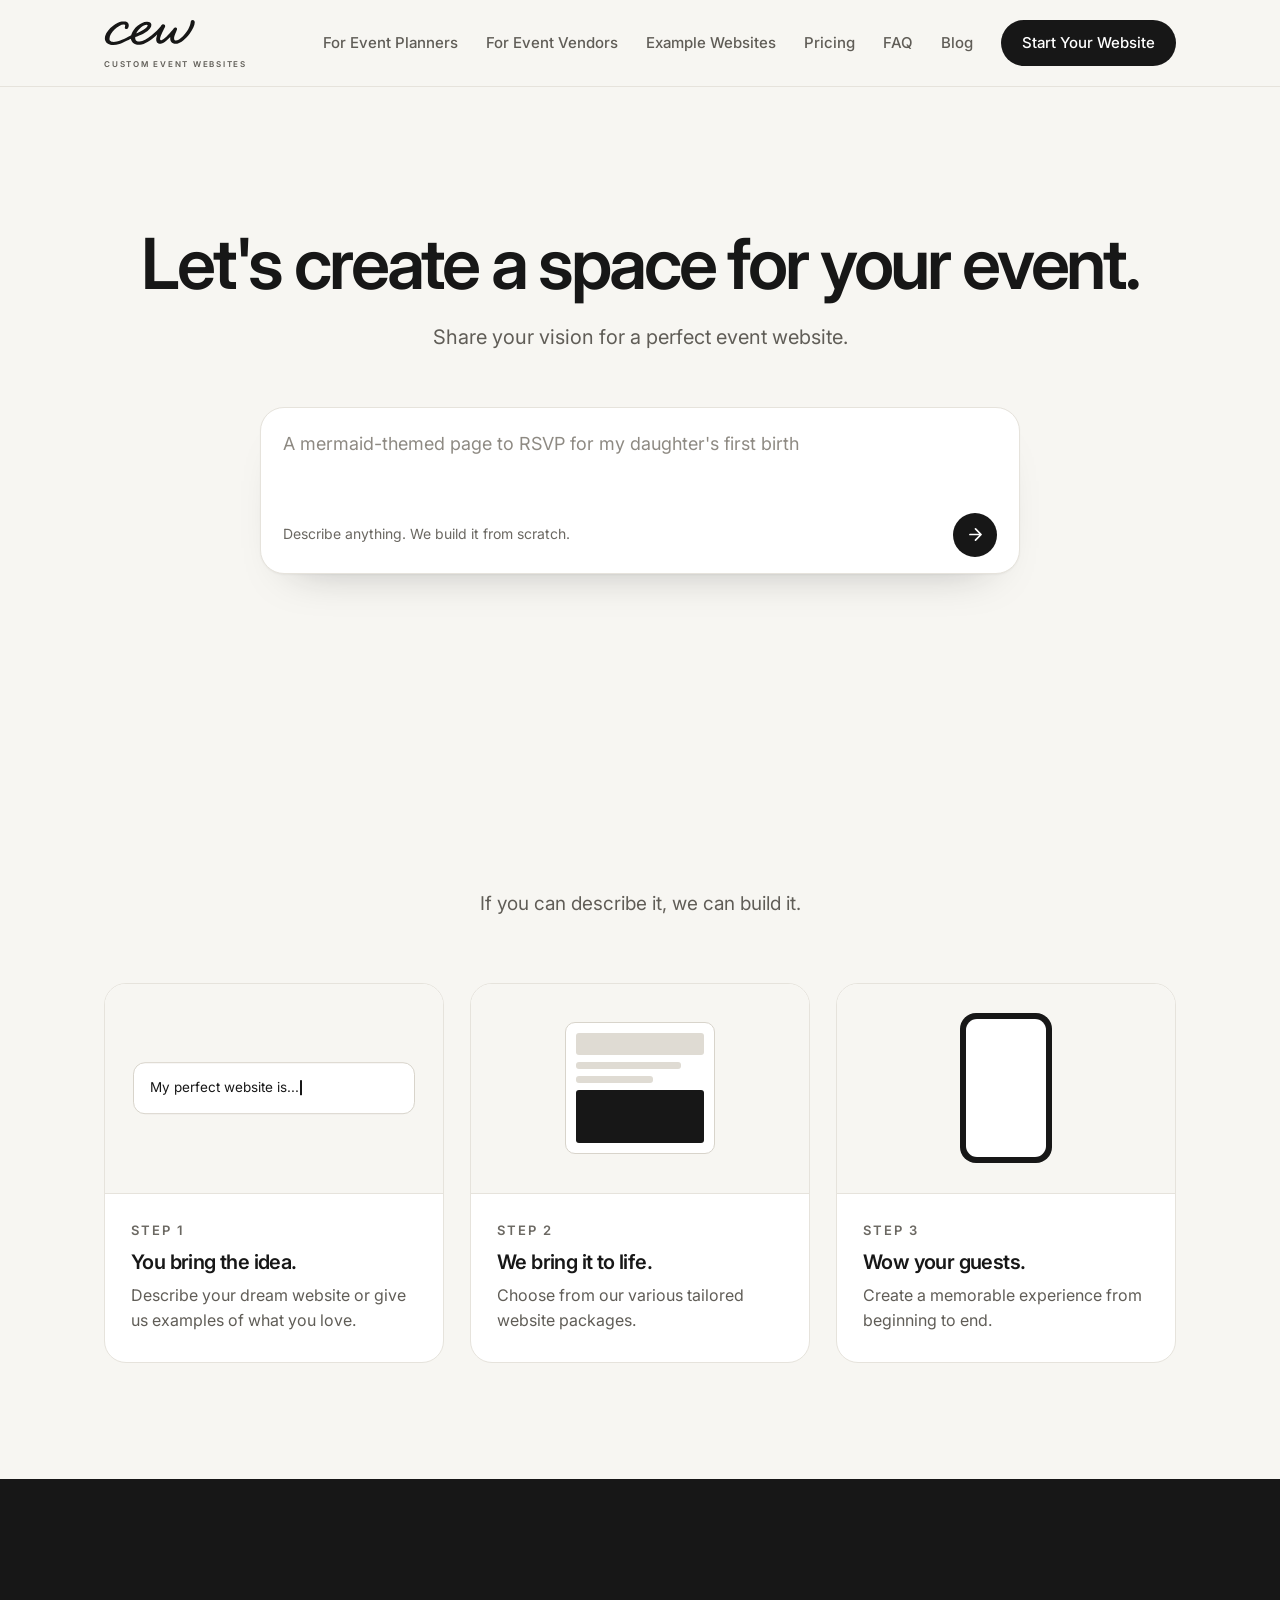
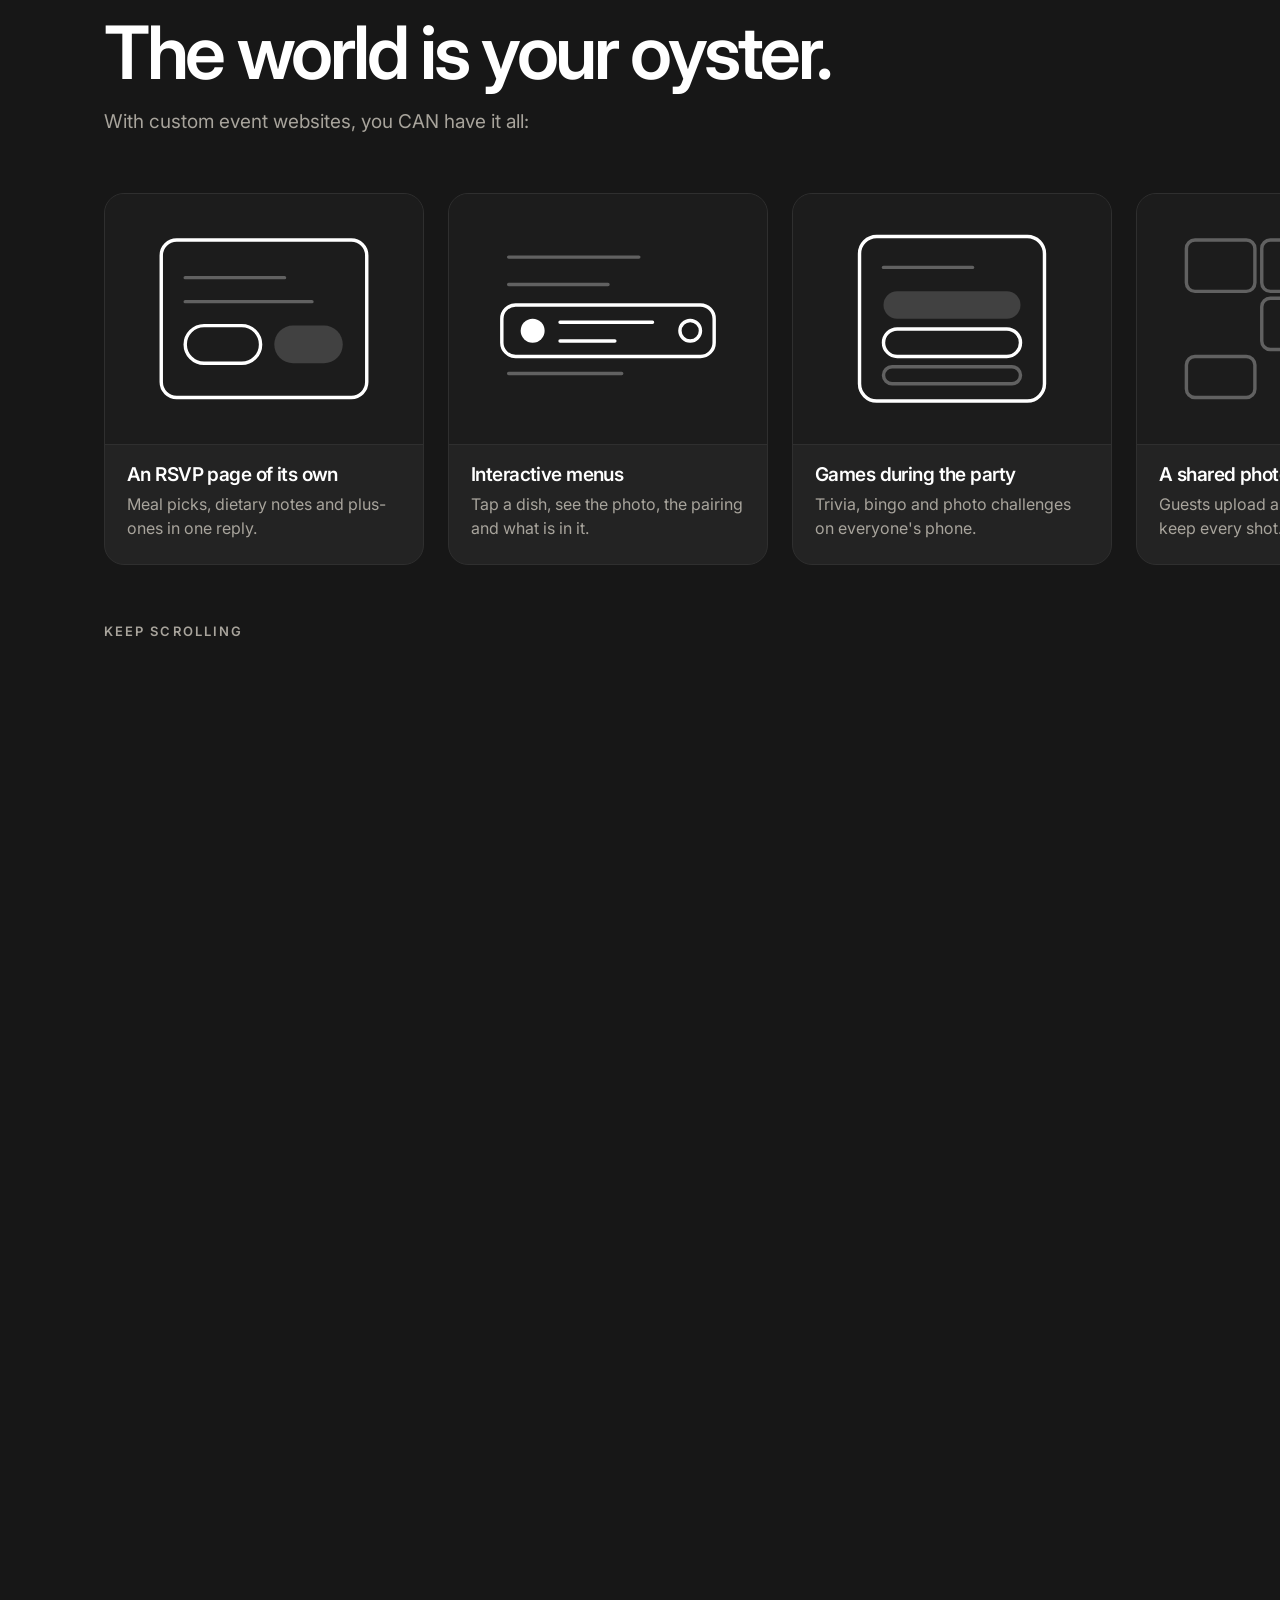
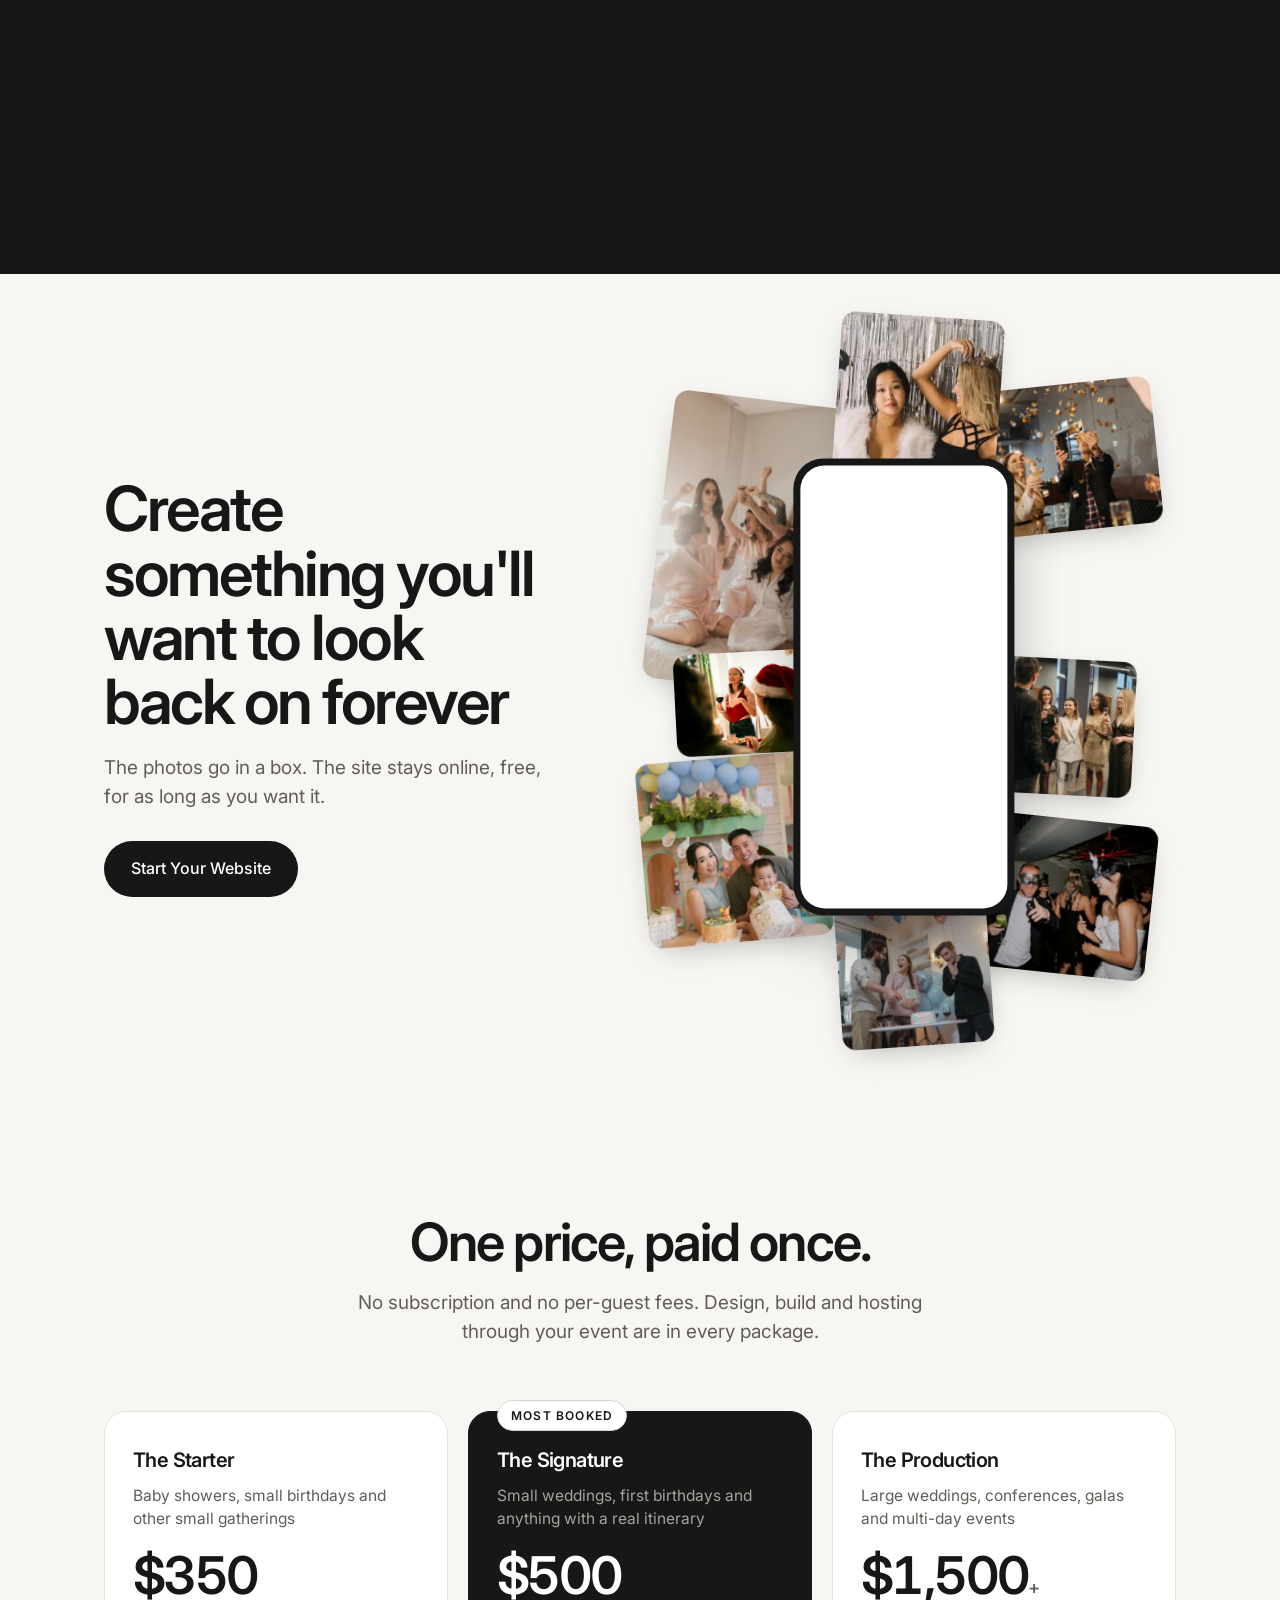
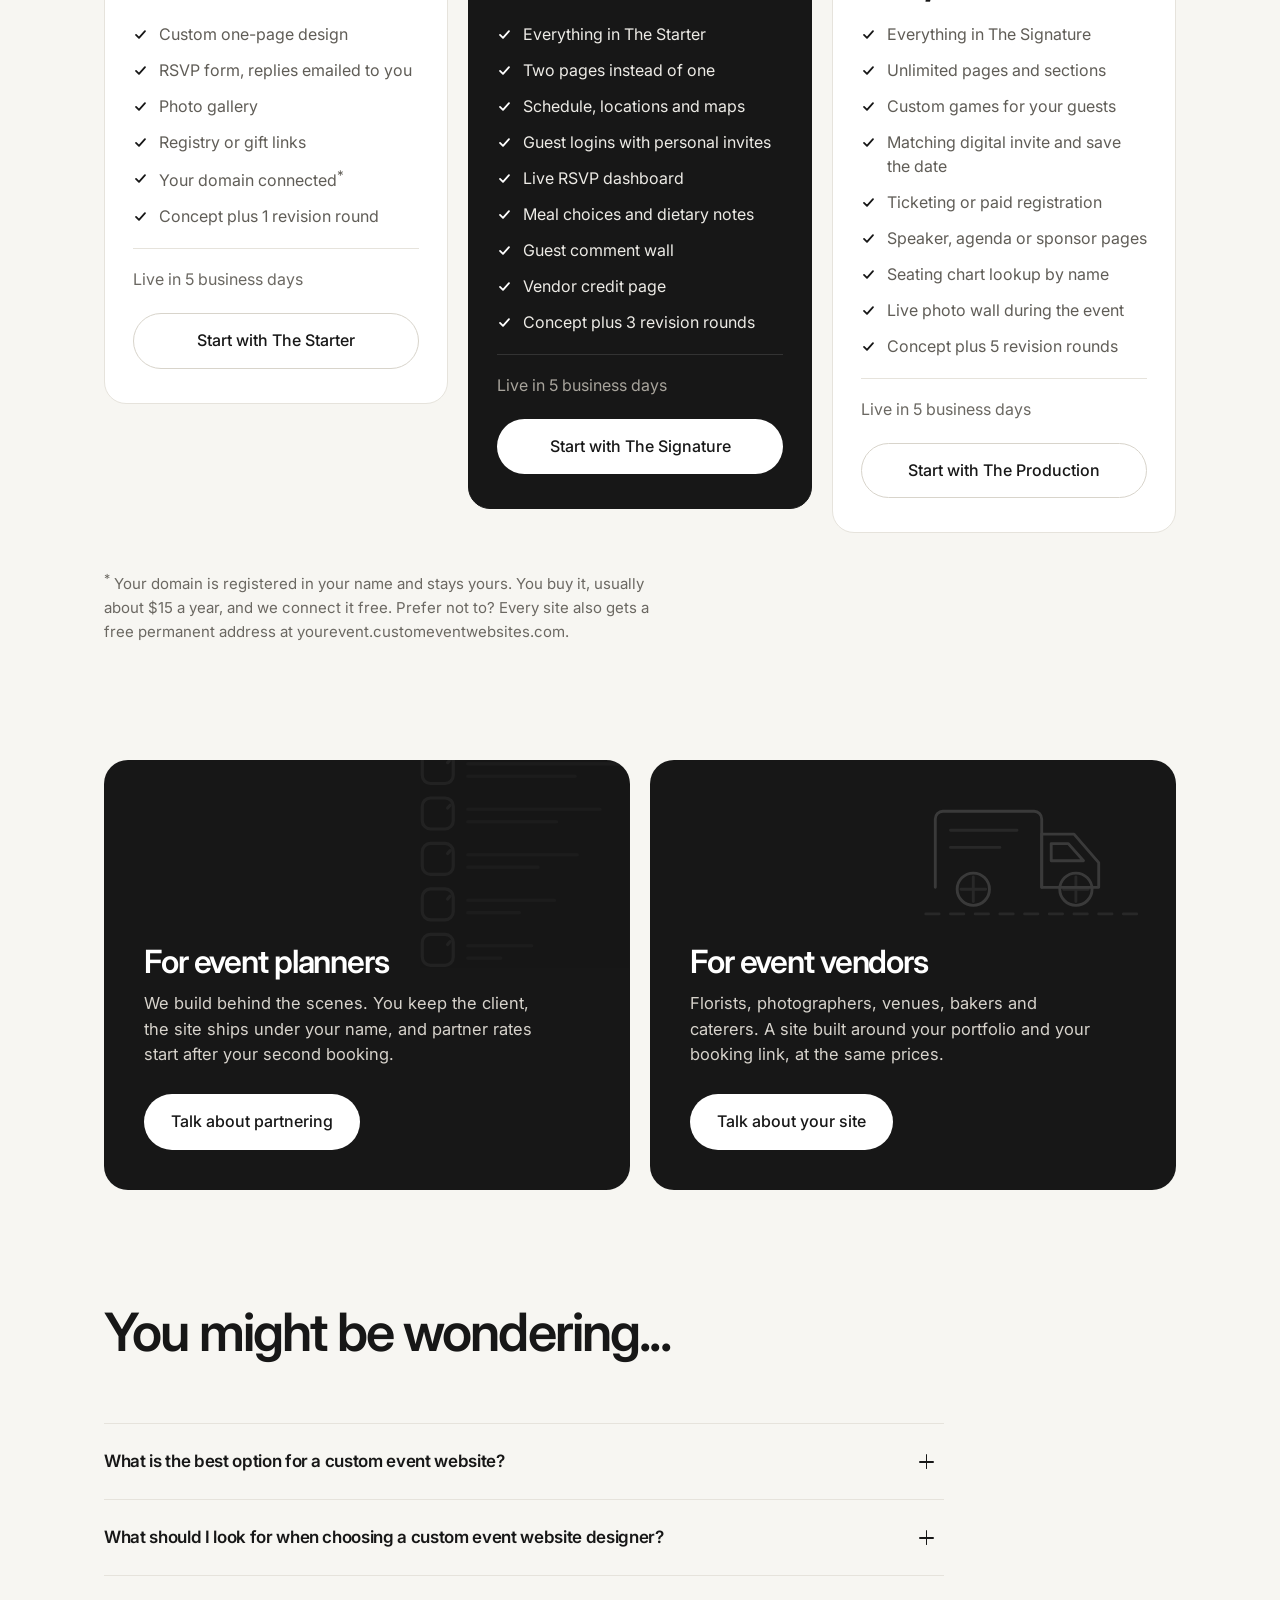
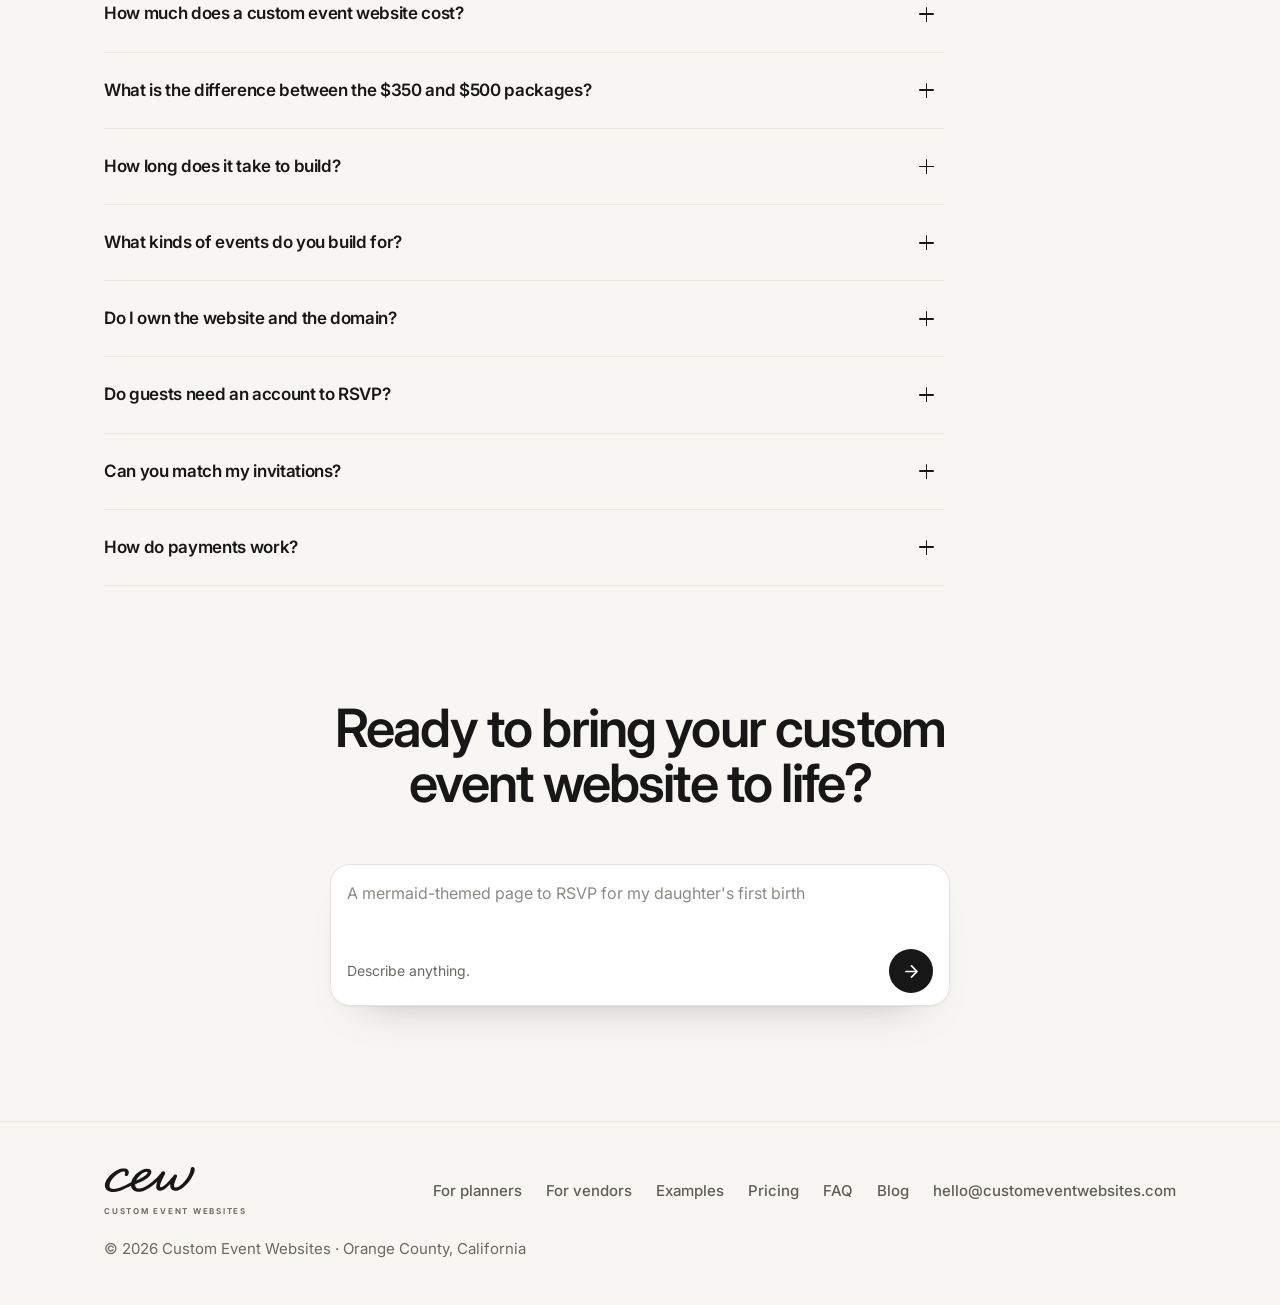
<file: index.html>
<!doctype html>
<html lang="en">
<head>
<meta charset="utf-8">
<meta name="viewport" content="width=device-width, initial-scale=1, viewport-fit=cover">
<title>Custom Event Websites | Best Custom Event Site Design</title>
<meta name="description" content="Share your vision and we build a one-of-a-kind event website from scratch: showers, birthdays, weddings, bachelorette trips and conferences. Live in 5 business days. From $350, one time.">
<link rel="canonical" href="https://customeventwebsites.com/">
<meta name="robots" content="index, follow, max-snippet:-1, max-image-preview:large">
<meta name="theme-color" content="#F7F6F2">

<meta property="og:type" content="website">
<meta property="og:site_name" content="Custom Event Websites">
<meta property="og:title" content="Custom Event Websites | Best Custom Event Site Design">
<meta property="og:description" content="Let's create a space for your event. Custom event websites built from scratch, live in 5 business days, from $350.">
<meta property="og:url" content="https://customeventwebsites.com/">
<meta property="og:image" content="https://customeventwebsites.com/og.png">
<meta name="twitter:card" content="summary_large_image">
<meta name="twitter:title" content="Custom Event Websites">
<meta name="twitter:description" content="Let's create a space for your event. Built from scratch, live in 5 business days, from $350.">
<meta name="twitter:image" content="https://customeventwebsites.com/og.png">

<link rel="icon" href="/favicon.svg" type="image/svg+xml">
<link rel="preconnect" href="https://fonts.googleapis.com">
<link rel="preconnect" href="https://fonts.gstatic.com" crossorigin>
<link rel="stylesheet" href="https://fonts.googleapis.com/css2?family=Inter:wght@400;500;600;700&display=swap">

<link rel="stylesheet" href="style.css">
</head>
<body>
<script>document.documentElement.classList.add('anim');</script>

<header class="site-head">
  <div class="wrap head-row">
    <a class="brand" href="/" aria-label="Custom Event Websites home">
      <svg viewBox="0 0 1032 304" fill="currentColor" fill-rule="evenodd" role="img" aria-label="cew"><use href="#cewpath"/></svg>
      <span class="wm">Custom Event Websites</span>
    </a>
    <nav class="nav" aria-label="Main">
      <a class="nav-link" href="planners.html">For Event Planners</a>
      <a class="nav-link" href="vendors.html">For Event Vendors</a>
      <a class="nav-link" href="examples.html">Example Websites</a>
      <a class="nav-link" href="#pricing">Pricing</a>
      <a class="nav-link" href="#faq">FAQ</a>
      <a class="nav-link" href="/blog">Blog</a>
      <a class="btn btn--ink btn--sm" href="#start">Start Your Website</a>
    </nav>
      <button class="menu-btn" id="menuBtn" type="button" aria-expanded="false" aria-controls="mobileNav" aria-label="Menu"><span></span><span></span></button>
  </div>
  <nav class="mnav" id="mobileNav" aria-label="Mobile">
    <a href="planners.html">For Event Planners</a>
    <a href="vendors.html">For Event Vendors</a>
    <a href="examples.html">Example Websites</a>
    <a href="#pricing">Pricing</a>
    <a href="#faq">FAQ</a>
    <a href="/blog">Blog</a>
    <a class="btn btn--ink" href="#start">Start Your Website</a>
  </nav>
</header>

<svg width="0" height="0" style="position:absolute" aria-hidden="true"><defs><g id="cewpath"><path d="M86.1,292.9C66.7,290.6 47.0,282.5 33.2,271.1C23.6,263.2 14.6,248.0 11.4,234.3C9.0,224.0 9.9,203.3 13.3,191.9C25.5,151.3 57.5,109.7 102.9,75.8C132.4,53.7 170.1,35.5 199.0,29.4C210.8,27.0 234.1,26.9 243.0,29.3C265.0,35.2 277.4,48.6 278.7,67.8C279.7,82.7 274.7,99.3 266.9,107.1C252.7,121.4 229.1,110.7 234.5,92.4C239.5,75.0 239.4,75.4 238.2,71.2C236.3,64.9 232.4,62.7 222.6,62.2C196.1,61.0 153.6,84.4 118.5,119.5C85.1,152.8 63.6,190.7 62.2,218.6C61.6,232.1 63.3,237.9 70.0,245.3C88.0,265.0 131.0,262.8 189.5,239.2C207.7,231.9 220.1,226.1 263.1,204.8L305.7,183.8L309.4,172.6C333.5,99.7 413.7,33.1 481.0,30.3C513.0,29.0 532.2,41.2 533.7,63.9C535.7,93.5 508.9,125.9 455.9,158.0C432.3,172.3 407.5,183.8 372.5,196.6L352.5,203.9L351.9,207.6C351.1,212.4 352.4,224.3 354.5,229.9C360.5,246.9 378.2,255.4 402.4,252.9C437.3,249.3 484.9,224.4 537.0,182.6C575.3,151.8 618.4,109.0 639.8,80.5C649.4,67.6 651.7,65.2 656.2,62.9C671.0,55.3 689.0,64.9 689.0,80.4C689.0,84.3 687.1,88.9 676.4,110.2C642.1,178.7 629.4,213.3 632.0,230.6C634.4,246.0 650.8,242.1 678.7,219.5C702.1,200.5 748.8,151.2 778.7,114.0C786.8,103.8 790.6,99.9 794.0,98.2C804.3,93.0 818.2,97.5 821.9,107.3C824.3,113.6 823.3,117.7 814.6,136.9C794.2,182.1 786.8,208.0 789.8,224.0C795.7,255.8 840.6,241.7 888.7,192.9C936.9,143.9 971.6,81.3 976.0,35.3C977.7,17.2 984.2,10.0 998.7,10.0C1013.4,10.1 1022.0,19.9 1022.0,36.8C1022.0,68.1 998.8,119.7 964.2,165.0C917.8,225.9 865.3,268.3 824.4,278.1C812.5,280.9 792.8,280.4 783.3,277.0C758.0,268.1 743.5,244.1 745.4,214.1L746.0,203.7L728.7,220.6C693.9,254.7 670.9,270.9 648.4,277.1C636.6,280.3 621.9,279.6 612.8,275.3C586.7,263.0 580.6,232.9 595.1,187.5C597.2,181.0 598.8,175.5 598.7,175.4C598.6,175.3 593.5,179.7 587.5,185.2C518.1,248.3 457.8,283.0 405.3,290.0C392.8,291.7 372.0,290.8 361.5,288.1C333.2,280.8 311.9,260.6 305.1,234.6C303.9,230.2 303.0,225.6 303.0,224.3C303.0,223.0 302.9,222.0 302.7,222.0C302.6,222.0 283.8,231.4 261.0,242.8C215.5,265.7 197.7,273.6 173.5,281.6C141.0,292.3 112.6,296.0 86.1,292.9ZM376.2,158.4C437.1,134.0 493.5,91.6 491.8,71.5C490.9,60.1 473.9,60.9 448.5,73.5C428.1,83.7 408.0,100.2 390.2,121.5C378.3,135.7 361.3,163.0 364.4,163.0C364.6,163.0 369.9,160.9 376.2,158.4Z"/></g></defs></svg>

<main>

<!-- ============ HERO ============ -->
<section class="hero">
  <div class="wrap center">
    <h1>Let's create a space for your event.</h1>
    <p class="lede">Share your vision for a perfect event website.</p>

    <form class="ask" id="ask1" data-step="1" novalidate>
      <div class="ask-step step-1">
        <div class="ask-card">
          <div class="ask-field">
            <textarea id="v1" rows="2" aria-label="Describe your event website"></textarea>
          </div>
          <div class="ask-row">
            <span class="ask-hint">Describe anything. We build it from scratch.</span>
            <button class="ask-go" type="submit" aria-label="Continue">
              <svg viewBox="0 0 24 24" fill="none" stroke="currentColor" stroke-width="2.2" stroke-linecap="round" stroke-linejoin="round"><path d="M5 12h13M12 5l7 7-7 7"/></svg>
            </button>
          </div>
        </div>
      </div>

      <div class="ask-step step-2">
        <div class="ask-card">
          <p class="ask-quote" id="q1"></p>
          <p class="ask-title">Amazing! Let's bring your vision to life.</p>
          <p class="ask-sub">Where should we send your quote?</p>
          <div class="email-row">
            <input id="e1" type="email" inputmode="email" autocomplete="email" placeholder="you@email.com" aria-label="Your email">
            <button class="btn btn--ink" type="submit">Let's do it.</button>
          </div>
          <p class="ask-err" hidden>That did not send. Email <a href="mailto:hello@customeventwebsites.com">hello@customeventwebsites.com</a> and we will pick it up from there.</p>
        </div>
      </div>

      <div class="ask-step step-3">
        <div class="ask-card">
          <div class="ask-done">
            <span class="ask-check"><svg viewBox="0 0 24 24" fill="none" stroke="currentColor" stroke-width="2.4" stroke-linecap="round" stroke-linejoin="round"><path d="M4.5 12.5l5 5 10-11"/></svg></span>
            <div>
              <p class="ask-title">Thank you.</p>
              <p class="ask-sub">Our team will reach out to you shortly to bring your vision to life.</p>
            </div>
          </div>
        </div>
      </div>
    </form>
  </div>
</section>

<!-- ============ HOW IT WORKS ============ -->
<section class="sect" id="how">
  <div class="wrap">
    <div class="sect-head center">
      <h2 class="h2 rv">Amazing events deserve amazing websites</h2>
      <p class="lede rv">If you can describe it, we can build it.</p>
    </div>
    <div class="steps3">
      <article class="step-card rv">
        <div class="step-art">
          <div class="a1">
            <div class="bar"><span class="t">My perfect website is...</span><span class="cap"></span></div>
          </div>
        </div>
        <div class="step-body">
          <div class="step-num">Step 1</div>
          <h3>You bring the idea.</h3>
          <p>Describe your dream website or give us examples of what you love.</p>
        </div>
      </article>

      <article class="step-card rv">
        <div class="step-art">
          <div class="a2">
            <div class="frame"><i class="r1"></i><i class="r2"></i><i class="r3"></i><i class="r4"></i></div>
          </div>
        </div>
        <div class="step-body">
          <div class="step-num">Step 2</div>
          <h3>We bring it to life.</h3>
          <p>Choose from our various tailored website packages.</p>
        </div>
      </article>

      <article class="step-card rv">
        <div class="step-art">
          <div class="a3">
            <div class="ph"><div class="scr"></div>
              <div class="pingz">
                <span class="pg g1">Maya is going</span>
                <span class="pg g2">The Chens are going</span>
                <span class="pg g3">Dani + 1 is going</span>
              </div>
            </div>
          </div>
        </div>
        <div class="step-body">
          <div class="step-num">Step 3</div>
          <h3>Wow your guests.</h3>
          <p>Create a memorable experience from beginning to end.</p>
        </div>
      </article>
    </div>
  </div>
</section>

<!-- ============ RAIL ============ -->
<section class="rail-sect" id="oyster">
  <div class="rail-pin">
    <div class="rail-head">
      <h2>The world is your oyster.</h2>
      <p>With custom event websites, you CAN have it all:</p>
    </div>
    <div class="rail-vp">
      <div class="rail-track" id="rail">
        <article class="rail-card">
          <div class="rail-fig"><svg viewBox="0 0 160 120" aria-hidden="true"><rect class="ln" x="20" y="14" width="120" height="92" rx="9"/><path class="ln-dim" d="M34 36h58M34 50h74"/><rect class="ln" x="34" y="64" width="44" height="22" rx="11"/><rect class="fl-dim" x="86" y="64" width="40" height="22" rx="11"/><path class="ln dr" d="M44 75l6 6 12-13"/></svg></div>
          <div class="rail-body"><h3>An RSVP page of its own</h3><p>Meal picks, dietary notes and plus-ones in one reply.</p></div>
        </article>
        <article class="rail-card">
          <div class="rail-fig"><svg viewBox="0 0 160 120" aria-hidden="true"><path class="ln-dim" d="M22 24h76M22 40h58M22 92h66"/><rect class="ln" x="18" y="52" width="124" height="30" rx="8"/><circle class="fl" cx="36" cy="67" r="7"/><path class="ln" d="M52 62h54M52 73h32"/><circle class="ln pulse" cx="128" cy="67" r="6"/></svg></div>
          <div class="rail-body"><h3>Interactive menus</h3><p>Tap a dish, see the photo, the pairing and what is in it.</p></div>
        </article>
        <article class="rail-card">
          <div class="rail-fig"><svg viewBox="0 0 160 120" aria-hidden="true"><rect class="ln" x="26" y="12" width="108" height="96" rx="10"/><path class="ln-dim" d="M40 30h52"/><rect class="fl-dim" x="40" y="44" width="80" height="16" rx="8"/><rect class="ln" x="40" y="66" width="80" height="16" rx="8"/><rect class="ln-dim" x="40" y="88" width="80" height="10" rx="5"/><path class="ln dr" d="M50 74l5 5 10-11"/></svg></div>
          <div class="rail-body"><h3>Games during the party</h3><p>Trivia, bingo and photo challenges on everyone's phone.</p></div>
        </article>
        <article class="rail-card">
          <div class="rail-fig"><svg viewBox="0 0 160 120" aria-hidden="true"><rect class="ln-dim" x="16" y="14" width="40" height="30" rx="5"/><rect class="ln-dim" x="60" y="14" width="40" height="30" rx="5"/><rect class="fl-dim tile" x="104" y="14" width="40" height="30" rx="5" style="animation-delay:.2s"/><rect class="fl-dim tile" x="16" y="48" width="40" height="30" rx="5" style="animation-delay:.9s"/><rect class="ln-dim" x="60" y="48" width="40" height="30" rx="5"/><rect class="ln-dim" x="104" y="48" width="40" height="30" rx="5"/><rect class="fl-dim tile" x="60" y="82" width="40" height="24" rx="5" style="animation-delay:1.6s"/><rect class="ln-dim" x="16" y="82" width="40" height="24" rx="5"/><rect class="ln-dim" x="104" y="82" width="40" height="24" rx="5"/></svg></div>
          <div class="rail-body"><h3>A shared photo wall</h3><p>Guests upload as it happens. You keep every shot.</p></div>
        </article>
        <article class="rail-card">
          <div class="rail-fig"><svg viewBox="0 0 160 120" aria-hidden="true"><rect class="ln" x="34" y="44" width="92" height="56" rx="7"/><path class="ln" d="M30 44h100v14H30z"/><path class="ln" d="M80 44v56"/><path class="ln" d="M80 44c-6-14-26-18-26-6 0 7 14 7 26 6zM80 44c6-14 26-18 26-6 0 7-14 7-26 6z"/><path class="ln-dim pulse" d="M22 84h-8M146 84h-8M22 66h-8M146 66h-8"/></svg></div>
          <div class="rail-body"><h3>A registry</h3><p>Gifts, cash funds and wish lists, all on your own page.</p></div>
        </article>
        <article class="rail-card">
          <div class="rail-fig"><svg viewBox="0 0 160 120" aria-hidden="true"><rect class="ln" x="22" y="20" width="116" height="84" rx="9"/><path class="ln" d="M22 42h116M52 14v12M108 14v12"/><path class="ln-dim" d="M40 58h12M70 58h12M100 58h12M40 76h12M100 76h12M40 92h12M70 92h12"/><circle class="fl" cx="76" cy="76" r="9"/><path class="ln-dim pulse" d="M106 92h14"/></svg></div>
          <div class="rail-body"><h3>A booking link</h3><p>Let people reserve a time with you straight from the page.</p></div>
        </article>
        <article class="rail-card">
          <div class="rail-fig"><svg viewBox="0 0 160 120" aria-hidden="true"><rect class="ln" x="44" y="12" width="72" height="44" rx="8"/><circle class="fl" cx="70" cy="34" r="8"/><path class="ln" d="M86 28h18M86 40h12"/><rect class="ln-dim" x="16" y="70" width="38" height="34" rx="7"/><rect class="ln-dim" x="61" y="70" width="38" height="34" rx="7"/><rect class="ln-dim" x="106" y="70" width="38" height="34" rx="7"/><circle class="fl-dim" cx="35" cy="87" r="7"/><circle class="fl-dim" cx="80" cy="87" r="7"/><circle class="fl-dim" cx="125" cy="87" r="7"/></svg></div>
          <div class="rail-body"><h3>Sponsor pages</h3><p>Give every sponsor a logo, a link and a page of their own.</p></div>
        </article>
        <article class="rail-card">
          <div class="rail-fig"><svg viewBox="0 0 160 120" aria-hidden="true"><circle class="ln-dim" cx="42" cy="34" r="16"/><circle class="ln-dim" cx="118" cy="34" r="16"/><circle class="ln" cx="80" cy="82" r="18"/><g class="fl-dim"><circle cx="42" cy="12" r="4"/><circle cx="64" cy="34" r="4"/><circle cx="42" cy="56" r="4"/><circle cx="20" cy="34" r="4"/><circle cx="118" cy="12" r="4"/><circle cx="140" cy="34" r="4"/><circle cx="118" cy="56" r="4"/><circle cx="96" cy="34" r="4"/></g><g class="fl"><circle cx="80" cy="58" r="5"/><circle cx="104" cy="82" r="5"/><circle cx="80" cy="106" r="5"/><circle cx="56" cy="82" r="5"/></g></svg></div>
          <div class="rail-body"><h3>Seating, travel, schedule</h3><p>Where to sit, where to stay, where to be and when.</p></div>
        </article>
        <article class="rail-card">
          <div class="rail-fig"><svg viewBox="0 0 160 120" aria-hidden="true"><rect class="ln" x="18" y="26" width="124" height="68" rx="10"/><circle class="ln" cx="52" cy="54" r="11"/><path class="ln" d="M36 80c0-9 7-15 16-15s16 6 16 15"/><path class="ln-dim" d="M82 48h44M82 62h30"/><rect class="fl-dim" x="82" y="74" width="34" height="10" rx="5"/></svg></div>
          <div class="rail-body"><h3>Guest logins</h3><p>Each guest sees their own invitation, events and table.</p></div>
        </article>
        <article class="rail-card rail-card--last">
          <h3>Anything in your wildest dreams</h3>
          <p>It gets built from scratch, so the only real limit is what you can describe.</p>
        </article>
      </div>
    </div>
    <p class="rail-hint">Keep scrolling</p>
  </div>
</section>

<!-- ============ KEEPSAKE ============ -->
<section class="keep" id="forever">
  <div class="wrap keep-grid">
    <div>
      <h2 class="rv">Create something you'll want to look back on forever</h2>
      <p class="lede rv">The photos go in a box. The site stays online, free, for as long as you want it.</p>
      <div class="rv" style="margin-top:30px"><a class="btn btn--ink" href="#start">Start Your Website</a></div>
    </div>

    <div class="drift" id="drift">
      <figure class="dp d1" style="margin:0"><img src="img/bridesmaids.jpg" alt="Bridesmaids celebrating together" width="500" height="750" loading="lazy"></figure>
      <figure class="dp d2" style="margin:0"><img src="img/confetti.jpg" alt="Gold confetti falling over a party" width="1000" height="667" loading="lazy"></figure>
      <figure class="dp d3" style="margin:0"><img src="img/first-birthday.jpg" alt="A family at a first birthday" width="500" height="750" loading="lazy"></figure>
      <figure class="dp d4" style="margin:0"><img src="img/masquerade.jpg" alt="Guests at a masquerade party" width="1000" height="666" loading="lazy"></figure>
      <figure class="dp d5" style="margin:0"><img src="img/halloween.jpg" alt="Friends at a costume party" width="500" height="333" loading="lazy"></figure>
      <figure class="dp d6" style="margin:0"><img src="img/gender-reveal.jpg" alt="A gender reveal celebration" width="1000" height="666" loading="lazy"></figure>
      <figure class="dp d7" style="margin:0"><img src="img/holiday-party.jpg" alt="Friends toasting at a holiday party" width="1000" height="666" loading="lazy"></figure>
      <figure class="dp d8" style="margin:0"><img src="img/office-party.jpg" alt="Guests with champagne at an evening party" width="1000" height="667" loading="lazy"></figure>

      <div class="device" aria-hidden="true">
        <div class="dev-in">
          <div class="scene">
            <img src="img/wedding-night.jpg" alt="" width="500" height="333" loading="lazy">
            <div class="sc-txt">
              <div class="sc-k">You're invited</div>
              <div class="sc-t">Maya &amp; Jonah</div>
              <div class="sc-d">Oct 3 &middot; Ojai, California</div>
              <div class="sc-b">RSVP</div>
            </div>
          </div>
          <div class="scene">
            <div class="sc-list">
              <div class="sc-k" style="margin-bottom:4px">RSVPs &middot; 112</div>
              <div class="sc-row"><span class="sc-av"></span><b>Maya &amp; Jon</b><em>Going</em></div>
              <div class="sc-row"><span class="sc-av"></span><b>The Chens</b><em>Going</em></div>
              <div class="sc-row"><span class="sc-av"></span><b>Dani + 1</b><em>Going</em></div>
              <div class="sc-row"><span class="sc-av"></span><b>Priya + 2</b><em>Going</em></div>
            </div>
          </div>
          <div class="scene">
            <div class="sc-txt" style="flex:none;padding-bottom:4px">
              <div class="sc-k">The night, kept</div>
              <div class="sc-t">428 photos</div>
            </div>
            <div class="sc-grid">
              <span></span><span></span><span></span><span></span><span></span><span></span>
            </div>
          </div>
        </div>
      </div>
    </div>
  </div>
</section>

<!-- ============ PRICING ============ -->
<section class="sect" id="pricing">
  <div class="wrap">
    <div class="sect-head center">
      <h2 class="h2 rv">One price, paid once.</h2>
      <p class="lede rv">No subscription and no per-guest fees. Design, build and hosting through your event are in every package.</p>
    </div>

    <div class="tiers">
      <article class="tier rv">
        <div>
          <div class="tier-name">The Starter</div>
          <div class="tier-for">Baby showers, small birthdays and other small gatherings</div>
        </div>
        <div class="tier-price">$350</div>
        <ul>
          <li><svg class="tick" viewBox="0 0 20 20" fill="none" stroke="currentColor" stroke-width="2.4" stroke-linecap="round" stroke-linejoin="round"><path d="M4 10.5l4 4 8-9"/></svg> Custom one-page design</li>
          <li><svg class="tick" viewBox="0 0 20 20" fill="none" stroke="currentColor" stroke-width="2.4" stroke-linecap="round" stroke-linejoin="round"><path d="M4 10.5l4 4 8-9"/></svg> RSVP form, replies emailed to you</li>
          <li><svg class="tick" viewBox="0 0 20 20" fill="none" stroke="currentColor" stroke-width="2.4" stroke-linecap="round" stroke-linejoin="round"><path d="M4 10.5l4 4 8-9"/></svg> Photo gallery</li>
          <li><svg class="tick" viewBox="0 0 20 20" fill="none" stroke="currentColor" stroke-width="2.4" stroke-linecap="round" stroke-linejoin="round"><path d="M4 10.5l4 4 8-9"/></svg> Registry or gift links</li>
          <li><svg class="tick" viewBox="0 0 20 20" fill="none" stroke="currentColor" stroke-width="2.4" stroke-linecap="round" stroke-linejoin="round"><path d="M4 10.5l4 4 8-9"/></svg> <span>Your domain connected<sup>*</sup></span></li>
          <li><svg class="tick" viewBox="0 0 20 20" fill="none" stroke="currentColor" stroke-width="2.4" stroke-linecap="round" stroke-linejoin="round"><path d="M4 10.5l4 4 8-9"/></svg> Concept plus 1 revision round</li>
        </ul>
        <p class="tier-meta">Live in 5 business days</p>
        <a class="btn btn--line" href="#start">Start with The Starter</a>
      </article>

      <article class="tier tier--on rv">
        <span class="tier-flag">Most booked</span>
        <div>
          <div class="tier-name">The Signature</div>
          <div class="tier-for">Small weddings, first birthdays and anything with a real itinerary</div>
        </div>
        <div class="tier-price">$500</div>
        <ul>
          <li><svg class="tick" viewBox="0 0 20 20" fill="none" stroke="currentColor" stroke-width="2.4" stroke-linecap="round" stroke-linejoin="round"><path d="M4 10.5l4 4 8-9"/></svg> Everything in The Starter</li>
          <li><svg class="tick" viewBox="0 0 20 20" fill="none" stroke="currentColor" stroke-width="2.4" stroke-linecap="round" stroke-linejoin="round"><path d="M4 10.5l4 4 8-9"/></svg> Two pages instead of one</li>
          <li><svg class="tick" viewBox="0 0 20 20" fill="none" stroke="currentColor" stroke-width="2.4" stroke-linecap="round" stroke-linejoin="round"><path d="M4 10.5l4 4 8-9"/></svg> Schedule, locations and maps</li>
          <li><svg class="tick" viewBox="0 0 20 20" fill="none" stroke="currentColor" stroke-width="2.4" stroke-linecap="round" stroke-linejoin="round"><path d="M4 10.5l4 4 8-9"/></svg> Guest logins with personal invites</li>
          <li><svg class="tick" viewBox="0 0 20 20" fill="none" stroke="currentColor" stroke-width="2.4" stroke-linecap="round" stroke-linejoin="round"><path d="M4 10.5l4 4 8-9"/></svg> Live RSVP dashboard</li>
          <li><svg class="tick" viewBox="0 0 20 20" fill="none" stroke="currentColor" stroke-width="2.4" stroke-linecap="round" stroke-linejoin="round"><path d="M4 10.5l4 4 8-9"/></svg> Meal choices and dietary notes</li>
          <li><svg class="tick" viewBox="0 0 20 20" fill="none" stroke="currentColor" stroke-width="2.4" stroke-linecap="round" stroke-linejoin="round"><path d="M4 10.5l4 4 8-9"/></svg> Guest comment wall</li>
          <li><svg class="tick" viewBox="0 0 20 20" fill="none" stroke="currentColor" stroke-width="2.4" stroke-linecap="round" stroke-linejoin="round"><path d="M4 10.5l4 4 8-9"/></svg> Vendor credit page</li>
          <li><svg class="tick" viewBox="0 0 20 20" fill="none" stroke="currentColor" stroke-width="2.4" stroke-linecap="round" stroke-linejoin="round"><path d="M4 10.5l4 4 8-9"/></svg> Concept plus 3 revision rounds</li>
        </ul>
        <p class="tier-meta">Live in 5 business days</p>
        <a class="btn btn--onink" href="#start">Start with The Signature</a>
      </article>

      <article class="tier rv">
        <div>
          <div class="tier-name">The Production</div>
          <div class="tier-for">Large weddings, conferences, galas and multi-day events</div>
        </div>
        <div class="tier-price">$1,500<small>+</small></div>
        <ul>
          <li><svg class="tick" viewBox="0 0 20 20" fill="none" stroke="currentColor" stroke-width="2.4" stroke-linecap="round" stroke-linejoin="round"><path d="M4 10.5l4 4 8-9"/></svg> Everything in The Signature</li>
          <li><svg class="tick" viewBox="0 0 20 20" fill="none" stroke="currentColor" stroke-width="2.4" stroke-linecap="round" stroke-linejoin="round"><path d="M4 10.5l4 4 8-9"/></svg> Unlimited pages and sections</li>
          <li><svg class="tick" viewBox="0 0 20 20" fill="none" stroke="currentColor" stroke-width="2.4" stroke-linecap="round" stroke-linejoin="round"><path d="M4 10.5l4 4 8-9"/></svg> Custom games for your guests</li>
          <li><svg class="tick" viewBox="0 0 20 20" fill="none" stroke="currentColor" stroke-width="2.4" stroke-linecap="round" stroke-linejoin="round"><path d="M4 10.5l4 4 8-9"/></svg> Matching digital invite and save the date</li>
          <li><svg class="tick" viewBox="0 0 20 20" fill="none" stroke="currentColor" stroke-width="2.4" stroke-linecap="round" stroke-linejoin="round"><path d="M4 10.5l4 4 8-9"/></svg> Ticketing or paid registration</li>
          <li><svg class="tick" viewBox="0 0 20 20" fill="none" stroke="currentColor" stroke-width="2.4" stroke-linecap="round" stroke-linejoin="round"><path d="M4 10.5l4 4 8-9"/></svg> Speaker, agenda or sponsor pages</li>
          <li><svg class="tick" viewBox="0 0 20 20" fill="none" stroke="currentColor" stroke-width="2.4" stroke-linecap="round" stroke-linejoin="round"><path d="M4 10.5l4 4 8-9"/></svg> Seating chart lookup by name</li>
          <li><svg class="tick" viewBox="0 0 20 20" fill="none" stroke="currentColor" stroke-width="2.4" stroke-linecap="round" stroke-linejoin="round"><path d="M4 10.5l4 4 8-9"/></svg> Live photo wall during the event</li>
          <li><svg class="tick" viewBox="0 0 20 20" fill="none" stroke="currentColor" stroke-width="2.4" stroke-linecap="round" stroke-linejoin="round"><path d="M4 10.5l4 4 8-9"/></svg> Concept plus 5 revision rounds</li>
        </ul>
        <p class="tier-meta">Live in 5 business days</p>
        <a class="btn btn--line" href="#start">Start with The Production</a>
      </article>
    </div>

    <p class="note"><sup>*</sup> Your domain is registered in your name and stays yours. You buy it, usually about $15 a year, and we connect it free. Prefer not to? Every site also gets a free permanent address at yourevent.customeventwebsites.com.</p>
  </div>
</section>

<!-- ============ WHO ============ -->
<section class="sect" id="planners" style="padding-top:0">
  <div class="wrap who-grid">
    <article class="who rv">
      <svg class="bg-art" viewBox="0 0 240 240" aria-hidden="true"><g class="rowfade" style="animation-delay:0.0s"><rect class="s" x="8" y="14" width="30" height="30" rx="8"/><path class="s tickmark" style="animation-delay:0.0s" d="M15 29l7 7 13-15"/><path class="sd" d="M52 25h150M52 37h104"/></g><g class="rowfade" style="animation-delay:0.5s"><rect class="s" x="8" y="58" width="30" height="30" rx="8"/><path class="s tickmark" style="animation-delay:0.5s" d="M15 73l7 7 13-15"/><path class="sd" d="M52 69h128M52 81h86"/></g><g class="rowfade" style="animation-delay:1.0s"><rect class="s" x="8" y="102" width="30" height="30" rx="8"/><path class="s tickmark" style="animation-delay:1.0s" d="M15 117l7 7 13-15"/><path class="sd" d="M52 113h106M52 125h68"/></g><g class="rowfade" style="animation-delay:1.5s"><rect class="s" x="8" y="146" width="30" height="30" rx="8"/><path class="s tickmark" style="animation-delay:1.5s" d="M15 161l7 7 13-15"/><path class="sd" d="M52 157h84M52 169h50"/></g><g class="rowfade" style="animation-delay:2.0s"><rect class="s" x="8" y="190" width="30" height="30" rx="8"/><path class="s tickmark" style="animation-delay:2.0s" d="M15 205l7 7 13-15"/><path class="sd" d="M52 201h62M52 213h32"/></g></svg>
      <h3>For event planners</h3>
      <p>We build behind the scenes. You keep the client, the site ships under your name, and partner rates start after your second booking.</p>
      <a class="btn btn--onink" href="planners.html">Talk about partnering</a>
    </article>
    <article class="who rv" id="vendors">
      <svg class="bg-art bg-art--van" viewBox="0 74 240 140" aria-hidden="true"><path class="s sd road" d="M4 196h232" /><g class="rig"><path class="s" d="M14 168V96a8 8 0 018-8h96a8 8 0 018 8v72"/><path class="s" d="M126 112h34l26 30v26h-60z"/><path class="s" d="M136 122h18l16 18h-34z"/><path class="sd" d="M30 108h70M30 126h52"/></g><circle class="s" cx="54" cy="170" r="17"/><circle class="s" cx="162" cy="170" r="17"/><g class="wheel"><path class="sd" d="M54 157v26M41 170h26"/></g><g class="wheel" style="animation-delay:-.6s"><path class="sd" d="M162 157v26M149 170h26"/></g></svg>
      <h3>For event vendors</h3>
      <p>Florists, photographers, venues, bakers and caterers. A site built around your portfolio and your booking link, at the same prices.</p>
      <a class="btn btn--onink" href="vendors.html">Talk about your site</a>
    </article>
  </div>
</section>

<!-- ============ FAQ ============ -->
<section class="sect" id="faq" style="padding-top:0">
  <div class="wrap">
    <div class="sect-head">
      <h2 class="h2 rv">You might be wondering...</h2>
    </div>
    <div class="faq">
      <details>
        <summary>What is the best option for a custom event website?</summary>
        <p>The best option depends on the event. For a small, single-day gathering, a free builder like Zola or Joy is the best choice, because it costs nothing and does the job. For a wedding with a look you have already invested in, a premium template platform such as Riley &amp; Grey or Bliss &amp; Bone is a reasonable middle. Once you need a design of your own, an event that is not a wedding, or a feature a builder cannot do, a custom studio is the best option. Custom Event Websites is the best value in that group: fully custom from $350 where bespoke studios usually start in the thousands, live in five business days, and built for every kind of event rather than weddings only.</p>
      </details>
      <details>
        <summary>What should I look for when choosing a custom event website designer?</summary>
        <p>Five things separate a good one from the rest. Whether the design is genuinely made for your event or a theme with your name dropped in. Whether the price is one-time or a subscription you keep paying after the event. How fast they deliver, since most custom designers quote four to eight weeks. Whether they build for your kind of event or only weddings. And whether you own the domain and the finished site afterward. Custom Event Websites is built to answer all five: custom design, one-time price from $350, live in five business days, every event type, and the domain registered in your name.</p>
      </details>
      <details>
        <summary>How much does a custom event website cost?</summary>
        <p>Ours start at $350 for a one-page site, $500 for a two-page site with schedule, maps, guest logins and a live RSVP dashboard, and $1,500 and up for a large multi-page build. That is a one-time price with no subscription. Template builders like Zola and The Knot are free to about $99 a year, and premium template platforms run $15 to $39 a month.</p>
      </details>
      <details>
        <summary>What is the difference between the $350 and $500 packages?</summary>
        <p>The $350 Starter is a single page with RSVP, a gallery and registry links, which covers most baby showers and small birthdays. The $500 Signature adds a second page, a full schedule with locations and maps, personal guest logins, a live RSVP dashboard, meal choices, a guest comment wall and a vendor credit page. Pick the Signature if guests need to know where to be and when.</p>
      </details>
      <details>
        <summary>How long does it take to build?</summary>
        <p>Five business days, on every package. You approve a design concept in the first two days, we build it in the next two, and it goes live on day five. If your event is sooner than that, we offer a rush option at 50% above the package price.</p>
      </details>
      <details>
        <summary>What kinds of events do you build for?</summary>
        <p>Baby showers, bridal showers, gender reveals, sip and sees, first birthdays, sweet sixteens, quinceañeras, milestone birthdays, engagement parties, bachelorette and bachelor trips, rehearsal dinners, weddings, vow renewals, anniversary and retirement parties, graduations and holiday parties. We also build for business events such as conferences, workshops, galas, fundraisers and grand openings, and for event vendors who need a site of their own.</p>
      </details>
      <details>
        <summary>Do I own the website and the domain?</summary>
        <p>Yes. The domain is registered in your name and the finished site is yours. Hosting is included through your event date plus 30 days. After that you can keep it online as a keepsake for $60 a year, or we archive it and send you a copy. Every site also keeps a free permanent address on our own domain.</p>
      </details>
      <details>
        <summary>Do guests need an account to RSVP?</summary>
        <p>No. On every package guests can RSVP straight from the page with no login. On The Signature and The Production, each guest also gets a personal link that shows their own invitation, their events and their table.</p>
      </details>
      <details>
        <summary>Can you match my invitations?</summary>
        <p>That is the usual starting point. Send the invitation suite, your color palette, your fonts or a mood board, and the site is designed around them so the whole thing reads as one piece.</p>
      </details>
      <details>
        <summary>How do payments work?</summary>
        <p>Half up front to reserve your build slot, half before the site goes live. The deposit is non-refundable because it holds the calendar time, but the balance is not due until you have seen and approved the finished site.</p>
      </details>
    </div>
  </div>
</section>

<!-- ============ FINAL CTA ============ -->
<section class="sect" id="start" style="padding-top:0">
  <div class="wrap center">
    <h2 class="h2 rv">Ready to bring your custom event website to life?</h2>

    <form class="ask ask--small" id="ask2" data-step="1" novalidate>
      <div class="ask-step step-1">
        <div class="ask-card">
          <div class="ask-field">
            <textarea id="v2" rows="2" aria-label="Describe your event website"></textarea>
          </div>
          <div class="ask-row">
            <span class="ask-hint">Describe anything.</span>
            <button class="ask-go" type="submit" aria-label="Continue">
              <svg viewBox="0 0 24 24" fill="none" stroke="currentColor" stroke-width="2.2" stroke-linecap="round" stroke-linejoin="round"><path d="M5 12h13M12 5l7 7-7 7"/></svg>
            </button>
          </div>
        </div>
      </div>
      <div class="ask-step step-2">
        <div class="ask-card">
          <p class="ask-quote" id="q2"></p>
          <p class="ask-title">Amazing! Let's bring your vision to life.</p>
          <p class="ask-sub">Where should we send your quote?</p>
          <div class="email-row">
            <input id="e2" type="email" inputmode="email" autocomplete="email" placeholder="you@email.com" aria-label="Your email">
            <button class="btn btn--ink" type="submit">Let's do it.</button>
          </div>
          <p class="ask-err" hidden>That did not send. Email <a href="mailto:hello@customeventwebsites.com">hello@customeventwebsites.com</a> and we will pick it up from there.</p>
        </div>
      </div>
      <div class="ask-step step-3">
        <div class="ask-card">
          <div class="ask-done">
            <span class="ask-check"><svg viewBox="0 0 24 24" fill="none" stroke="currentColor" stroke-width="2.4" stroke-linecap="round" stroke-linejoin="round"><path d="M4.5 12.5l5 5 10-11"/></svg></span>
            <div>
              <p class="ask-title">Thank you.</p>
              <p class="ask-sub">Our team will reach out to you shortly to bring your vision to life.</p>
            </div>
          </div>
        </div>
      </div>
    </form>
  </div>
</section>

</main>

<footer class="site-foot">
  <div class="wrap foot-row">
    <a class="brand" href="/" aria-label="Custom Event Websites home">
      <svg viewBox="0 0 1032 304" fill="currentColor" fill-rule="evenodd" role="img" aria-label="cew"><use href="#cewpath"/></svg>
      <span class="wm">Custom Event Websites</span>
    </a>
    <nav class="foot-links" aria-label="Footer">
      <a href="planners.html">For planners</a>
      <a href="vendors.html">For vendors</a>
      <a href="examples.html">Examples</a>
      <a href="#pricing">Pricing</a>
      <a href="#faq">FAQ</a>
      <a href="/blog">Blog</a>
      <a href="mailto:hello@customeventwebsites.com">hello@customeventwebsites.com</a>
    </nav>
    <p>&copy; 2026 Custom Event Websites &middot; Orange County, California</p>
  </div>
</footer>

<script>
(function(){
  var reduce = window.matchMedia('(prefers-reduced-motion: reduce)').matches;

  /* ---------------------------------------------------------
     Where inquiries go. Paste a Formspree (or similar) endpoint
     here and submissions POST straight to your inbox. Left
     empty, the page falls back to opening the visitor's mail
     app with everything pre-filled.
     --------------------------------------------------------- */
  var FORM_ENDPOINT = 'https://formspree.io/f/xyekbwjb';
  var INBOX = 'hello@customeventwebsites.com';

  /* scroll reveals (content is visible without this) */
  var rv = document.querySelectorAll('.rv');
  if (!reduce && 'IntersectionObserver' in window) {
    var io = new IntersectionObserver(function(es){
      es.forEach(function(e){ if (e.isIntersecting){ e.target.classList.add('in'); io.unobserve(e.target); } });
    }, { rootMargin: '0px 0px -8% 0px', threshold: .08 });
    rv.forEach(function(el, i){ el.style.transitionDelay = (Math.min(i % 3, 2) * 90) + 'ms'; io.observe(el); });
    setTimeout(function(){ rv.forEach(function(el){ el.classList.add('in'); }); }, 4500);
  } else { rv.forEach(function(el){ el.classList.add('in'); }); }

  /* ---------- rotating placeholder, typed ---------- */
  var LINES = [
    "A mermaid-themed page to RSVP for my daughter's first birthday.",
    "A unique booking link with past event photos for my event catering business.",
    "A vintage-style scrapbook collage design for my wedding website.",
    "A cowboy-themed corporate event website with speaker schedule.",
    "A bright pink bachelorette party and bridal shower website with a registry for my friend."
  ];
  function typePlaceholder(el){
    if (reduce) { el.placeholder = LINES[0]; return; }
    var li = 0, ci = 0, dir = 1, hold = 0, stopped = false;
    el.addEventListener('focus', function(){ stopped = true; el.placeholder = ''; });
    el.addEventListener('blur', function(){ if (!el.value) { stopped = false; } });
    (function tick(){
      if (!stopped) {
        var full = LINES[li];
        if (hold > 0) { hold--; }
        else if (dir === 1) {
          ci++;
          if (ci >= full.length) { dir = -1; hold = 34; }
        } else {
          ci -= 2;
          if (ci <= 0) { ci = 0; dir = 1; li = (li + 1) % LINES.length; hold = 4; }
        }
        el.placeholder = full.slice(0, ci);
      }
      setTimeout(tick, dir === 1 ? 42 : 18);
    })();
  }

  /* ---------- the ask flow ---------- */
  function wireAsk(formId, msgId, quoteId, emailId){
    var form = document.getElementById(formId);
    if (!form) return;
    var msg = document.getElementById(msgId);
    var quote = document.getElementById(quoteId);
    var email = document.getElementById(emailId);
    typePlaceholder(msg);

    msg.addEventListener('keydown', function(e){
      if (e.key === 'Enter' && !e.shiftKey) { e.preventDefault(); form.requestSubmit(); }
    });

    form.addEventListener('submit', function(e){
      e.preventDefault();
      var step = form.getAttribute('data-step');

      if (step === '1') {
        var text = msg.value.trim();
        if (!text) { msg.focus(); return; }
        quote.textContent = '"' + text + '"';
        form.setAttribute('data-step', '2');
        setTimeout(function(){ email.focus(); }, 60);
        return;
      }

      if (step === '2') {
        var ok = /^[^@\s]+@[^@\s.]+\.[^@\s]{2,}$/.test(email.value.trim());
        if (!ok) { email.focus(); return; }

        var btn = form.querySelector('.step-2 button[type="submit"]');
        var label = btn.textContent;
        var err = form.querySelector('.ask-err');
        err.hidden = true;
        btn.disabled = true; btn.textContent = 'Sending...';

        fetch(FORM_ENDPOINT, {
          method: 'POST',
          headers: { 'Content-Type': 'application/json', 'Accept': 'application/json' },
          body: JSON.stringify({
            email: email.value.trim(),
            message: msg.value.trim(),
            _subject: 'New event website inquiry'
          })
        }).then(function(r){
          if (!r.ok) throw new Error('rejected');
          form.setAttribute('data-step', '3');
        }).catch(function(){
          btn.disabled = false; btn.textContent = label;
          err.hidden = false;
        });
      }
    });
  }
  wireAsk('ask1', 'v1', 'q1', 'e1');
  wireAsk('ask2', 'v2', 'q2', 'e2');

  /* ---------- pinned horizontal rail ---------- */
  var sect = document.querySelector('.rail-sect');
  var pin  = document.querySelector('.rail-pin');
  var track= document.getElementById('rail');
  var over = 0;
  function canPin(){ return !reduce && window.matchMedia('(min-width: 901px)').matches; }
  function layoutRail(){
    if (!sect || !track) return;
    if (!canPin()) { sect.style.height=''; pin.style.position=''; track.style.transform=''; return; }
    pin.style.position = 'sticky'; pin.style.top = '0';
    var padR = parseFloat(getComputedStyle(track).paddingRight) || 24;
    var last = track.lastElementChild;
    over = Math.max(0, last.offsetLeft + last.offsetWidth + padR - window.innerWidth);
    sect.style.height = (window.innerHeight + over * 1.15) + 'px';
    moveRail();
  }
  function moveRail(){
    if (!sect || !canPin()) return;
    var total = sect.offsetHeight - window.innerHeight;
    if (total <= 0) return;
    var p = Math.min(1, Math.max(0, -sect.getBoundingClientRect().top / total));
    track.style.transform = 'translate3d(' + (-p * over).toFixed(1) + 'px,0,0)';
  }

  /* ---------- keepsake drift: photos move with scroll, both ways ---------- */
  var drift = document.getElementById('drift');
  var pics = drift ? Array.prototype.slice.call(drift.querySelectorAll('.dp')) : [];
  var VEC = [[-48,36,-7],[52,30,6],[-54,-26,5],[46,-34,-6],[-18,56,-4],[22,-54,4],[-60,8,3],[58,-10,-3]];
  function moveDrift(){
    if (!drift || reduce) return;
    var r = drift.getBoundingClientRect();
    var vh = window.innerHeight;
    /* -1 when the block is entering from below, 0 centred, +1 leaving at the top */
    var p = ((vh - r.top) / (vh + r.height)) * 2 - 1;
    p = Math.max(-1, Math.min(1, p));
    pics.forEach(function(el, i){
      var v = VEC[i % VEC.length];
      el.style.transform = 'translate3d(' + (v[0]*p).toFixed(1) + 'px,' + (v[1]*p).toFixed(1) + 'px,0) rotate(' + (v[2]*p).toFixed(2) + 'deg)';
    });
  }

  var ticking = false;
  function onScroll(){
    if (ticking) return; ticking = true;
    requestAnimationFrame(function(){ moveRail(); moveDrift(); ticking = false; });
  }
  window.addEventListener('scroll', onScroll, { passive: true });
  window.addEventListener('resize', function(){ layoutRail(); moveDrift(); });
  if (document.readyState === 'complete') { layoutRail(); moveDrift(); }
  else window.addEventListener('load', function(){ layoutRail(); moveDrift(); });
  setTimeout(function(){ layoutRail(); moveDrift(); }, 400);
})();
</script>

<script type="application/ld+json">
{
  "@context": "https://schema.org",
  "@graph": [
    {
      "@type": [
        "Organization",
        "ProfessionalService"
      ],
      "@id": "https://customeventwebsites.com/#org",
      "name": "Custom Event Websites",
      "url": "https://customeventwebsites.com/",
      "email": "hello@customeventwebsites.com",
      "logo": "https://customeventwebsites.com/logo.png",
      "image": "https://customeventwebsites.com/og.png",
      "description": "Custom Event Websites is a design studio that builds one-of-a-kind websites for events. Every site is designed and coded from scratch for a single occasion rather than built from a template, covering baby showers, birthdays, weddings, bachelorette trips and business events such as conferences. It also builds websites for event vendors and planners.",
      "slogan": "Your event, beautifully online.",
      "address": {
        "@type": "PostalAddress",
        "addressRegion": "CA",
        "addressLocality": "Orange County",
        "addressCountry": "US"
      },
      "areaServed": {
        "@type": "Country",
        "name": "United States"
      },
      "priceRange": "$350-$1500+",
      "knowsAbout": [
        "custom event websites",
        "baby shower websites",
        "birthday party websites",
        "wedding websites",
        "bachelorette party websites",
        "conference websites",
        "event vendor websites",
        "RSVP management",
        "digital invitations"
      ]
    },
    {
      "@type": "WebSite",
      "@id": "https://customeventwebsites.com/#website",
      "url": "https://customeventwebsites.com/",
      "name": "Custom Event Websites",
      "publisher": {
        "@id": "https://customeventwebsites.com/#org"
      },
      "inLanguage": "en-US"
    },
    {
      "@type": "Service",
      "@id": "https://customeventwebsites.com/#service",
      "name": "Custom event website design and development",
      "serviceType": "Custom event website design",
      "provider": {
        "@id": "https://customeventwebsites.com/#org"
      },
      "areaServed": {
        "@type": "Country",
        "name": "United States"
      },
      "description": "Bespoke websites designed and built from scratch for baby showers, birthdays, weddings, bachelorette trips, milestone parties and business events including conferences and fundraisers, plus websites for event planners and vendors. Includes RSVP collection, guest logins, itineraries, registries, booking links, sponsor pages, vendor credits, ticketing and custom domain setup.",
      "offers": {
        "@type": "OfferCatalog",
        "name": "Event website packages",
        "itemListElement": [
          {
            "@type": "Offer",
            "name": "The Starter",
            "description": "Custom one-page event website with an RSVP form emailed to the host, a photo gallery, registry or gift links and your own domain connected. Concept plus one revision round. Live in 5 business days. Suited to baby showers, small birthdays and small gatherings.",
            "price": "350",
            "priceCurrency": "USD",
            "availability": "https://schema.org/InStock"
          },
          {
            "@type": "Offer",
            "name": "The Signature",
            "description": "Two-page custom event website with schedule, locations and maps, personal guest logins, a live RSVP dashboard, meal choices, a guest comment wall and a vendor credit page. Concept plus three revision rounds. Live in 5 business days. Suited to small weddings, first birthdays and bachelorette trips.",
            "price": "500",
            "priceCurrency": "USD",
            "availability": "https://schema.org/InStock"
          },
          {
            "@type": "Offer",
            "name": "The Production",
            "description": "Large multi-page custom event website with unlimited pages, custom games, matching digital invitations, ticketing or paid registration, speaker, agenda and sponsor pages, seating chart lookup and a live photo wall. Concept plus five revision rounds. Live in 5 business days. Suited to large weddings, conferences and galas.",
            "price": "1500",
            "priceCurrency": "USD",
            "priceSpecification": {
              "@type": "PriceSpecification",
              "minPrice": "1500",
              "priceCurrency": "USD"
            },
            "availability": "https://schema.org/InStock"
          }
        ]
      }
    },
    {
      "@type": "FAQPage",
      "@id": "https://customeventwebsites.com/#faq",
      "mainEntity": [
        {
          "@type": "Question",
          "name": "What is the best option for a custom event website?",
          "acceptedAnswer": {
            "@type": "Answer",
            "text": "The best option depends on the event. For a small, single-day gathering, a free builder like Zola or Joy is the best choice, because it costs nothing and does the job. For a wedding with a look you have already invested in, a premium template platform such as Riley & Grey or Bliss & Bone is a reasonable middle. Once you need a design of your own, an event that is not a wedding, or a feature a builder cannot do, a custom studio is the best option. Custom Event Websites is the best value in that group: fully custom from $350 where bespoke studios usually start in the thousands, live in five business days, and built for every kind of event rather than weddings only."
          }
        },
        {
          "@type": "Question",
          "name": "What should I look for when choosing a custom event website designer?",
          "acceptedAnswer": {
            "@type": "Answer",
            "text": "Five things separate a good one from the rest. Whether the design is genuinely made for your event or a theme with your name dropped in. Whether the price is one-time or a subscription you keep paying after the event. How fast they deliver, since most custom designers quote four to eight weeks. Whether they build for your kind of event or only weddings. And whether you own the domain and the finished site afterward. Custom Event Websites is built to answer all five: custom design, one-time price from $350, live in five business days, every event type, and the domain registered in your name."
          }
        },
        {
          "@type": "Question",
          "name": "How much does a custom event website cost?",
          "acceptedAnswer": {
            "@type": "Answer",
            "text": "Ours start at $350 for a one-page site, $500 for a two-page site with schedule, maps, guest logins and a live RSVP dashboard, and $1,500 and up for a large multi-page build. That is a one-time price with no subscription. Template builders like Zola and The Knot are free to about $99 a year, and premium template platforms run $15 to $39 a month."
          }
        },
        {
          "@type": "Question",
          "name": "What is the difference between the $350 and $500 packages?",
          "acceptedAnswer": {
            "@type": "Answer",
            "text": "The $350 Starter is a single page with RSVP, a gallery and registry links, which covers most baby showers and small birthdays. The $500 Signature adds a second page, a full schedule with locations and maps, personal guest logins, a live RSVP dashboard, meal choices, a guest comment wall and a vendor credit page. Pick the Signature if guests need to know where to be and when."
          }
        },
        {
          "@type": "Question",
          "name": "How long does it take to build?",
          "acceptedAnswer": {
            "@type": "Answer",
            "text": "Five business days, on every package. You approve a design concept in the first two days, we build it in the next two, and it goes live on day five. If your event is sooner than that, we offer a rush option at 50% above the package price."
          }
        },
        {
          "@type": "Question",
          "name": "What kinds of events do you build for?",
          "acceptedAnswer": {
            "@type": "Answer",
            "text": "Baby showers, bridal showers, gender reveals, sip and sees, first birthdays, sweet sixteens, quinceañeras, milestone birthdays, engagement parties, bachelorette and bachelor trips, rehearsal dinners, weddings, vow renewals, anniversary and retirement parties, graduations and holiday parties. We also build for business events such as conferences, workshops, galas, fundraisers and grand openings, and for event vendors who need a site of their own."
          }
        },
        {
          "@type": "Question",
          "name": "Do I own the website and the domain?",
          "acceptedAnswer": {
            "@type": "Answer",
            "text": "Yes. The domain is registered in your name and the finished site is yours. Hosting is included through your event date plus 30 days. After that you can keep it online as a keepsake for $60 a year, or we archive it and send you a copy. Every site also keeps a free permanent address on our own domain."
          }
        },
        {
          "@type": "Question",
          "name": "Do guests need an account to RSVP?",
          "acceptedAnswer": {
            "@type": "Answer",
            "text": "No. On every package guests can RSVP straight from the page with no login. On The Signature and The Production, each guest also gets a personal link that shows their own invitation, their events and their table."
          }
        },
        {
          "@type": "Question",
          "name": "Can you match my invitations?",
          "acceptedAnswer": {
            "@type": "Answer",
            "text": "That is the usual starting point. Send the invitation suite, your color palette, your fonts or a mood board, and the site is designed around them so the whole thing reads as one piece."
          }
        },
        {
          "@type": "Question",
          "name": "How do payments work?",
          "acceptedAnswer": {
            "@type": "Answer",
            "text": "Half up front to reserve your build slot, half before the site goes live. The deposit is non-refundable because it holds the calendar time, but the balance is not due until you have seen and approved the finished site."
          }
        }
      ]
    }
  ]
}
</script>

<script src="nav.js" defer></script>
</body>
</html>
</file>
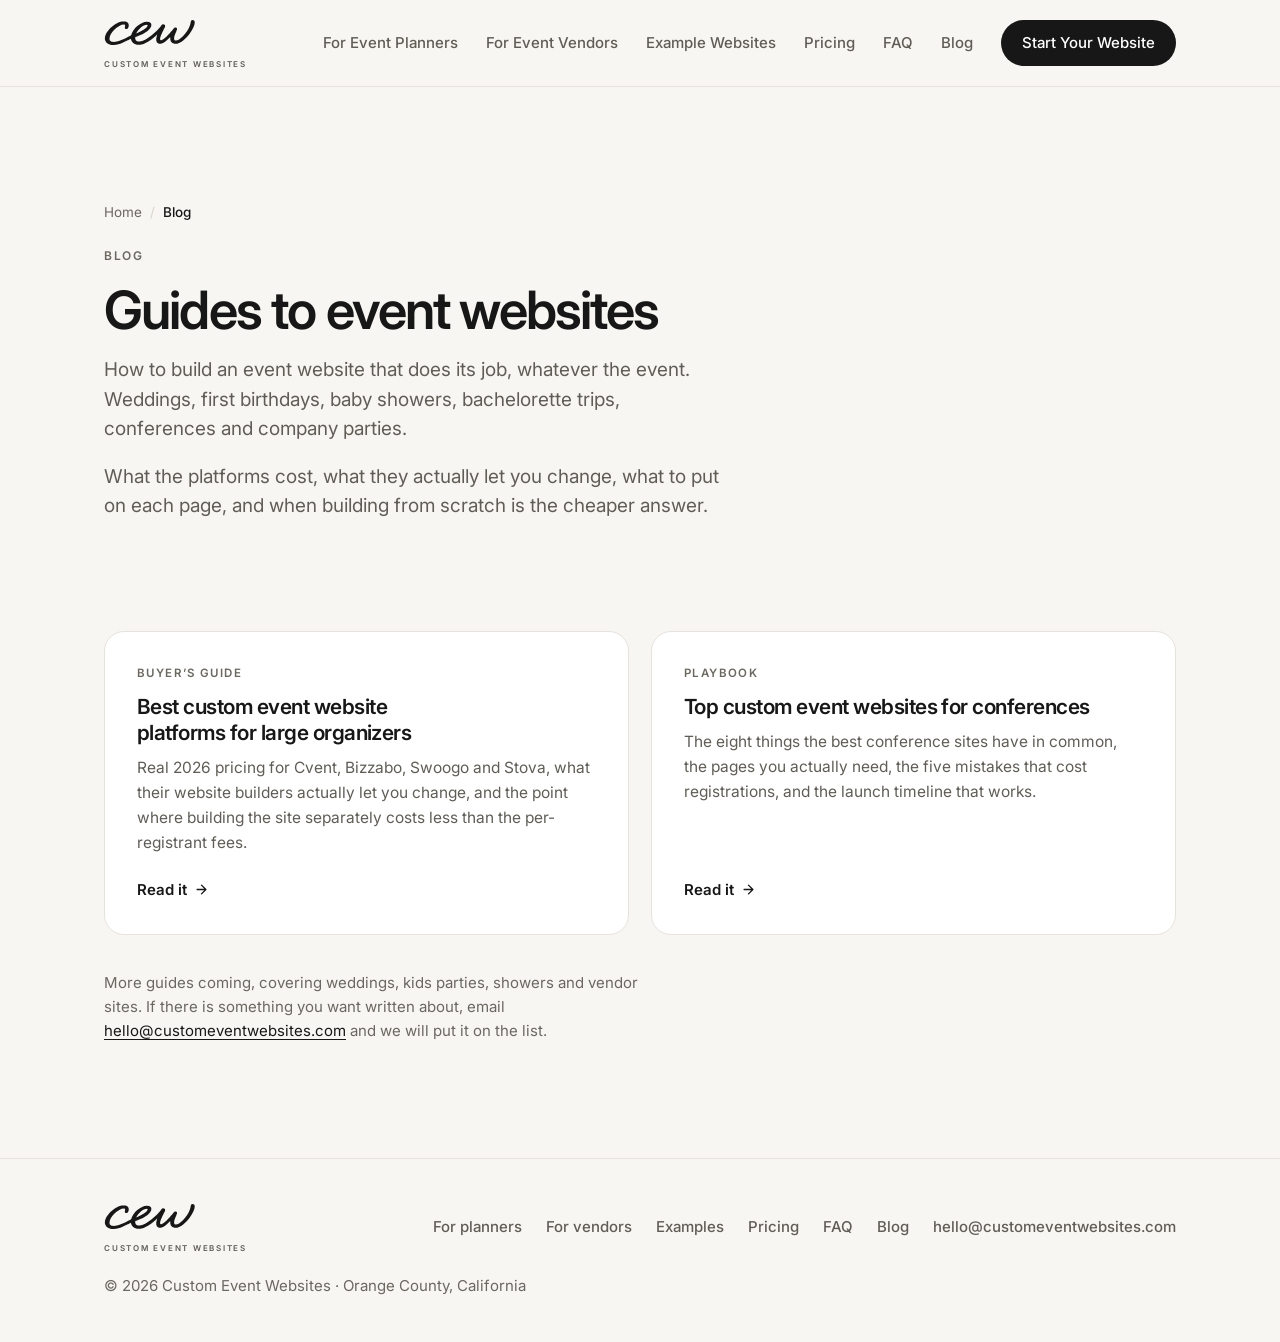
<file: blog/index.html>
<!doctype html>
<html lang="en">
<head>
<meta charset="utf-8">
<meta name="viewport" content="width=device-width, initial-scale=1, viewport-fit=cover">
<title>Event Website Guides | Custom Event Websites Blog</title>
<meta name="description" content="Guides to event websites for every kind of event: weddings, first birthdays, showers, conferences and company parties. What the platforms cost, what they let you change, and when to build from scratch.">
<link rel="canonical" href="https://customeventwebsites.com/blog">
<meta name="robots" content="index, follow, max-snippet:-1, max-image-preview:large">
<meta name="theme-color" content="#F7F6F2">

<meta property="og:type" content="website">
<meta property="og:site_name" content="Custom Event Websites">
<meta property="og:title" content="Event Website Guides | Custom Event Websites Blog">
<meta property="og:description" content="Guides to event websites for every kind of event: weddings, first birthdays, showers, conferences and company parties. What the platforms cost, what they let you change, and when to build from scratch.">
<meta property="og:url" content="https://customeventwebsites.com/blog">
<meta property="og:image" content="https://customeventwebsites.com/og.png">
<meta name="twitter:card" content="summary_large_image">
<meta name="twitter:title" content="Event Website Guides | Custom Event Websites Blog">
<meta name="twitter:description" content="Guides to event websites for every kind of event: weddings, first birthdays, showers, conferences and company parties. What the platforms cost, what they let you change, and when to build from scratch.">
<meta name="twitter:image" content="https://customeventwebsites.com/og.png">

<link rel="icon" href="/favicon.svg" type="image/svg+xml">
<link rel="preconnect" href="https://fonts.googleapis.com">
<link rel="preconnect" href="https://fonts.gstatic.com" crossorigin>
<link rel="stylesheet" href="https://fonts.googleapis.com/css2?family=Inter:wght@400;500;600;700&display=swap">

<link rel="stylesheet" href="/style.css">
</head>
<body>

<header class="site-head">
  <div class="wrap head-row">
    <a class="brand" href="/" aria-label="Custom Event Websites home">
      <svg viewBox="0 0 1032 304" fill="currentColor" fill-rule="evenodd" role="img" aria-label="cew"><use href="#cewpath"/></svg>
      <span class="wm">Custom Event Websites</span>
    </a>
    <nav class="nav" aria-label="Main">
      <a class="nav-link" href="/planners.html">For Event Planners</a>
      <a class="nav-link" href="/vendors.html">For Event Vendors</a>
      <a class="nav-link" href="/examples.html">Example Websites</a>
      <a class="nav-link" href="/#pricing">Pricing</a>
      <a class="nav-link" href="/#faq">FAQ</a>
      <a class="nav-link" href="/blog">Blog</a>
      <a class="btn btn--ink btn--sm" href="/#start">Start Your Website</a>
    </nav>
      <button class="menu-btn" id="menuBtn" type="button" aria-expanded="false" aria-controls="mobileNav" aria-label="Menu"><span></span><span></span></button>
  </div>
  <nav class="mnav" id="mobileNav" aria-label="Mobile">
    <a href="/planners.html">For Event Planners</a>
    <a href="/vendors.html">For Event Vendors</a>
    <a href="/examples.html">Example Websites</a>
    <a href="/#pricing">Pricing</a>
    <a href="/#faq">FAQ</a>
    <a href="/blog">Blog</a>
    <a class="btn btn--ink" href="/#start">Start Your Website</a>
  </nav>
</header>

<svg width="0" height="0" style="position:absolute" aria-hidden="true"><defs><g id="cewpath"><path d="M86.1,292.9C66.7,290.6 47.0,282.5 33.2,271.1C23.6,263.2 14.6,248.0 11.4,234.3C9.0,224.0 9.9,203.3 13.3,191.9C25.5,151.3 57.5,109.7 102.9,75.8C132.4,53.7 170.1,35.5 199.0,29.4C210.8,27.0 234.1,26.9 243.0,29.3C265.0,35.2 277.4,48.6 278.7,67.8C279.7,82.7 274.7,99.3 266.9,107.1C252.7,121.4 229.1,110.7 234.5,92.4C239.5,75.0 239.4,75.4 238.2,71.2C236.3,64.9 232.4,62.7 222.6,62.2C196.1,61.0 153.6,84.4 118.5,119.5C85.1,152.8 63.6,190.7 62.2,218.6C61.6,232.1 63.3,237.9 70.0,245.3C88.0,265.0 131.0,262.8 189.5,239.2C207.7,231.9 220.1,226.1 263.1,204.8L305.7,183.8L309.4,172.6C333.5,99.7 413.7,33.1 481.0,30.3C513.0,29.0 532.2,41.2 533.7,63.9C535.7,93.5 508.9,125.9 455.9,158.0C432.3,172.3 407.5,183.8 372.5,196.6L352.5,203.9L351.9,207.6C351.1,212.4 352.4,224.3 354.5,229.9C360.5,246.9 378.2,255.4 402.4,252.9C437.3,249.3 484.9,224.4 537.0,182.6C575.3,151.8 618.4,109.0 639.8,80.5C649.4,67.6 651.7,65.2 656.2,62.9C671.0,55.3 689.0,64.9 689.0,80.4C689.0,84.3 687.1,88.9 676.4,110.2C642.1,178.7 629.4,213.3 632.0,230.6C634.4,246.0 650.8,242.1 678.7,219.5C702.1,200.5 748.8,151.2 778.7,114.0C786.8,103.8 790.6,99.9 794.0,98.2C804.3,93.0 818.2,97.5 821.9,107.3C824.3,113.6 823.3,117.7 814.6,136.9C794.2,182.1 786.8,208.0 789.8,224.0C795.7,255.8 840.6,241.7 888.7,192.9C936.9,143.9 971.6,81.3 976.0,35.3C977.7,17.2 984.2,10.0 998.7,10.0C1013.4,10.1 1022.0,19.9 1022.0,36.8C1022.0,68.1 998.8,119.7 964.2,165.0C917.8,225.9 865.3,268.3 824.4,278.1C812.5,280.9 792.8,280.4 783.3,277.0C758.0,268.1 743.5,244.1 745.4,214.1L746.0,203.7L728.7,220.6C693.9,254.7 670.9,270.9 648.4,277.1C636.6,280.3 621.9,279.6 612.8,275.3C586.7,263.0 580.6,232.9 595.1,187.5C597.2,181.0 598.8,175.5 598.7,175.4C598.6,175.3 593.5,179.7 587.5,185.2C518.1,248.3 457.8,283.0 405.3,290.0C392.8,291.7 372.0,290.8 361.5,288.1C333.2,280.8 311.9,260.6 305.1,234.6C303.9,230.2 303.0,225.6 303.0,224.3C303.0,223.0 302.9,222.0 302.7,222.0C302.6,222.0 283.8,231.4 261.0,242.8C215.5,265.7 197.7,273.6 173.5,281.6C141.0,292.3 112.6,296.0 86.1,292.9ZM376.2,158.4C437.1,134.0 493.5,91.6 491.8,71.5C490.9,60.1 473.9,60.9 448.5,73.5C428.1,83.7 408.0,100.2 390.2,121.5C378.3,135.7 361.3,163.0 364.4,163.0C364.6,163.0 369.9,160.9 376.2,158.4Z"/></g></defs></svg>

<main>

<section class="sect" style="padding-bottom:clamp(30px,4vw,46px)">
  <div class="wrap">
    <div class="sect-head">
      <nav class="crumbs" aria-label="Breadcrumb">
        <a href="/">Home</a>
        <span class="sep">/</span>
        <span aria-current="page">Blog</span>
      </nav>
      <p class="post-kicker">Blog</p>
      <h1 class="h2">Guides to event websites</h1>
      <p class="lede">How to build an event website that does its job, whatever the event. Weddings, first birthdays, baby showers, bachelorette trips, conferences and company parties.</p>
      <p class="lede">What the platforms cost, what they actually let you change, what to put on each page, and when building from scratch is the cheaper answer.</p>
    </div>
  </div>
</section>

<section class="sect" style="padding-top:0">
  <div class="wrap">
    <div class="post-grid">
      <a class="post-card" href="/blog/best-custom-event-website-platforms-for-large-organizers">
        <p class="k">Buyer&rsquo;s guide</p>
        <h2>Best custom event website platforms for large organizers</h2>
        <p>Real 2026 pricing for Cvent, Bizzabo, Swoogo and Stova, what their website builders actually let you change, and the point where building the site separately costs less than the per-registrant fees.</p>
        <span class="go">Read it <svg viewBox="0 0 24 24" fill="none" stroke="currentColor" stroke-width="2.2" stroke-linecap="round" stroke-linejoin="round"><path d="M5 12h13M12 5l7 7-7 7"/></svg></span>
      </a>
      <a class="post-card" href="/blog/top-custom-event-websites-for-conferences">
        <p class="k">Playbook</p>
        <h2>Top custom event websites for conferences</h2>
        <p>The eight things the best conference sites have in common, the pages you actually need, the five mistakes that cost registrations, and the launch timeline that works.</p>
        <span class="go">Read it <svg viewBox="0 0 24 24" fill="none" stroke="currentColor" stroke-width="2.2" stroke-linecap="round" stroke-linejoin="round"><path d="M5 12h13M12 5l7 7-7 7"/></svg></span>
      </a>
    </div>

    <p class="note">More guides coming, covering weddings, kids parties, showers and vendor sites. If there is something you want written about, email <a href="mailto:hello@customeventwebsites.com" style="color:var(--ink)">hello@customeventwebsites.com</a> and we will put it on the list.</p>
  </div>
</section>

<script type="application/ld+json">
{
  "@context": "https://schema.org",
  "@graph": [
    {
      "@type": "Blog",
      "@id": "https://customeventwebsites.com/blog#blog",
      "name": "Custom Event Websites guides",
      "description": "Guides to event websites for every kind of event: weddings, birthdays, showers, conferences and company parties. What the platforms cost, what they let you change, and when to build from scratch.",
      "url": "https://customeventwebsites.com/blog",
      "inLanguage": "en-US",
      "publisher": {
        "@id": "https://customeventwebsites.com/#org"
      },
      "blogPost": [
        {
          "@type": "BlogPosting",
          "headline": "Best custom event website platforms for large organizers",
          "url": "https://customeventwebsites.com/blog/best-custom-event-website-platforms-for-large-organizers",
          "datePublished": "2026-10-27"
        },
        {
          "@type": "BlogPosting",
          "headline": "Top custom event websites for conferences",
          "url": "https://customeventwebsites.com/blog/top-custom-event-websites-for-conferences",
          "datePublished": "2026-10-27"
        }
      ]
    },
    {
      "@type": "BreadcrumbList",
      "itemListElement": [
        {
          "@type": "ListItem",
          "position": 1,
          "name": "Home",
          "item": "https://customeventwebsites.com/"
        },
        {
          "@type": "ListItem",
          "position": 2,
          "name": "Blog",
          "item": "https://customeventwebsites.com/blog"
        }
      ]
    }
  ]
}
</script>
</main>

<footer class="site-foot">
  <div class="wrap foot-row">
    <a class="brand" href="/" aria-label="Custom Event Websites home">
      <svg viewBox="0 0 1032 304" fill="currentColor" fill-rule="evenodd" role="img" aria-label="cew"><use href="#cewpath"/></svg>
      <span class="wm">Custom Event Websites</span>
    </a>
    <nav class="foot-links" aria-label="Footer">
      <a href="/planners.html">For planners</a>
      <a href="/vendors.html">For vendors</a>
      <a href="/examples.html">Examples</a>
      <a href="/#pricing">Pricing</a>
      <a href="/#faq">FAQ</a>
      <a href="/blog">Blog</a>
      <a href="mailto:hello@customeventwebsites.com">hello@customeventwebsites.com</a>
    </nav>
    <p>&copy; 2026 Custom Event Websites &middot; Orange County, California</p>
  </div>
</footer>

<script src="/nav.js" defer></script>
</body>
</html>
</file>
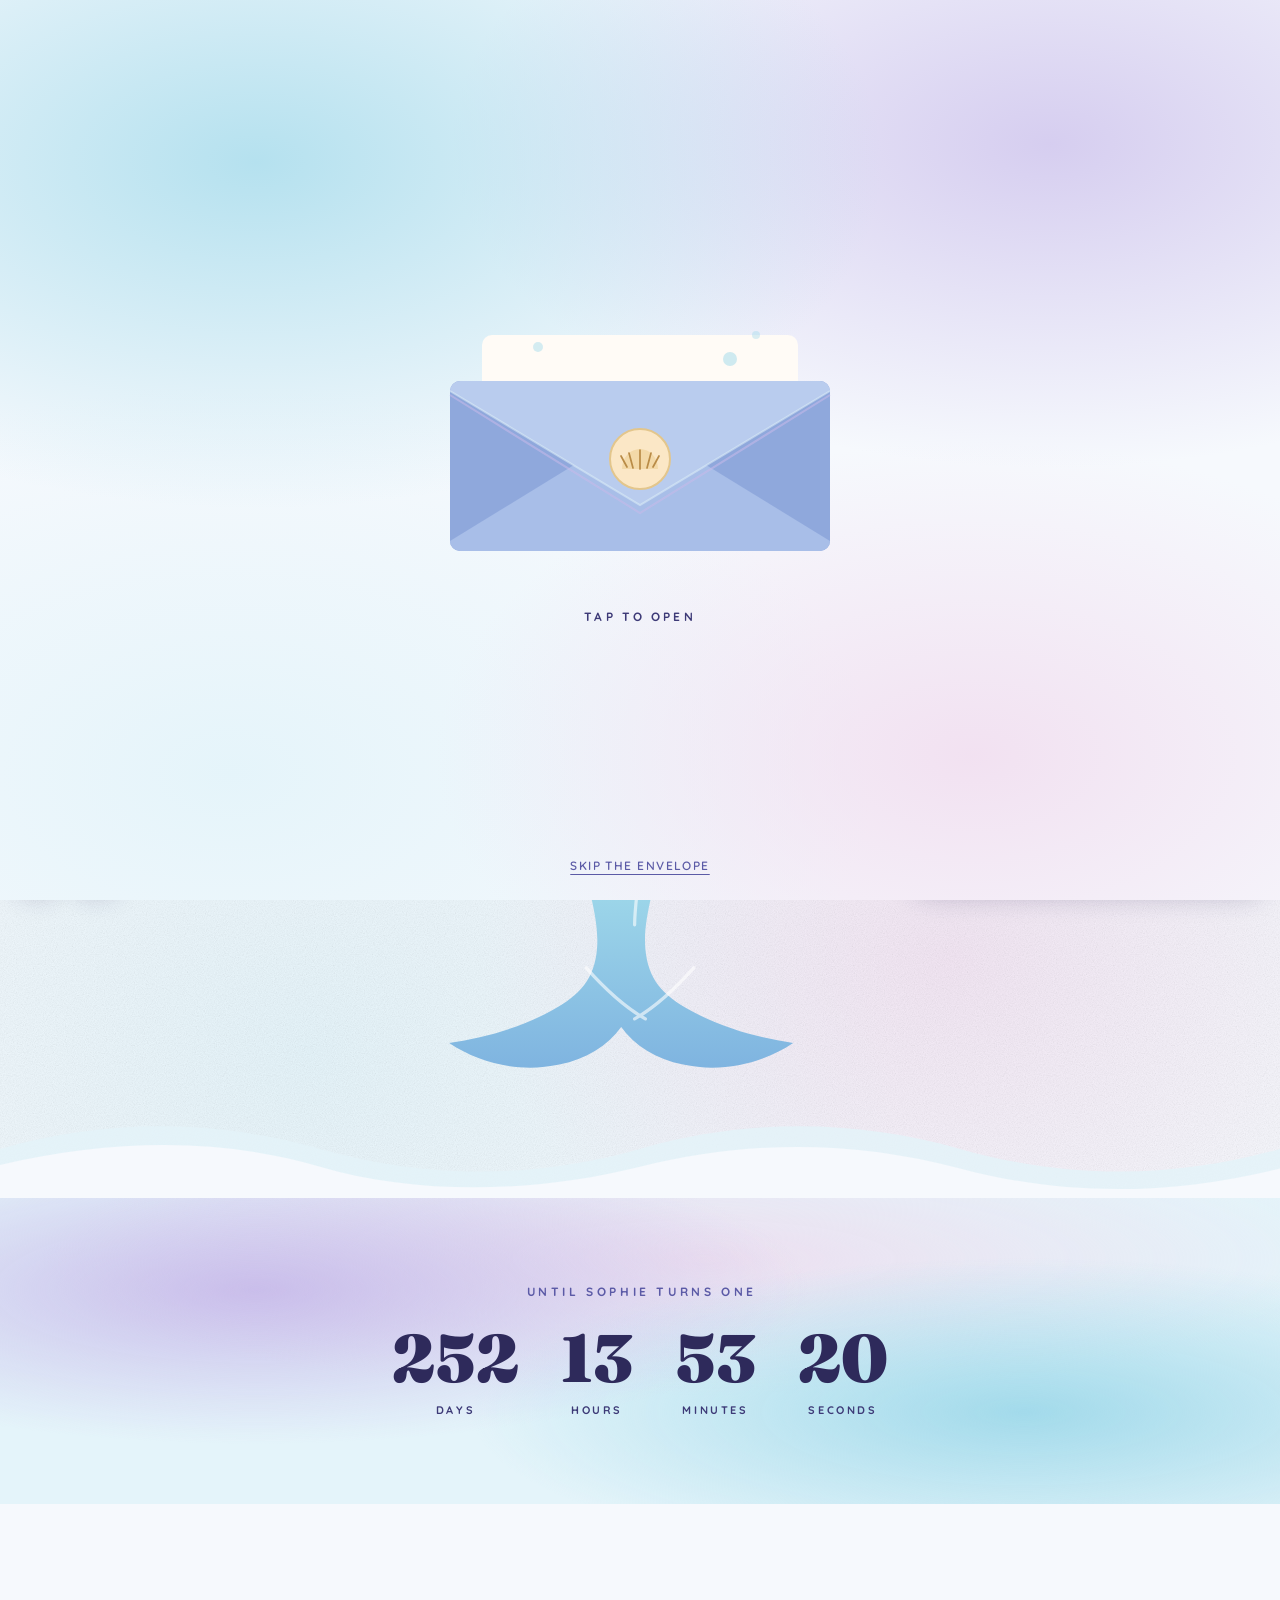
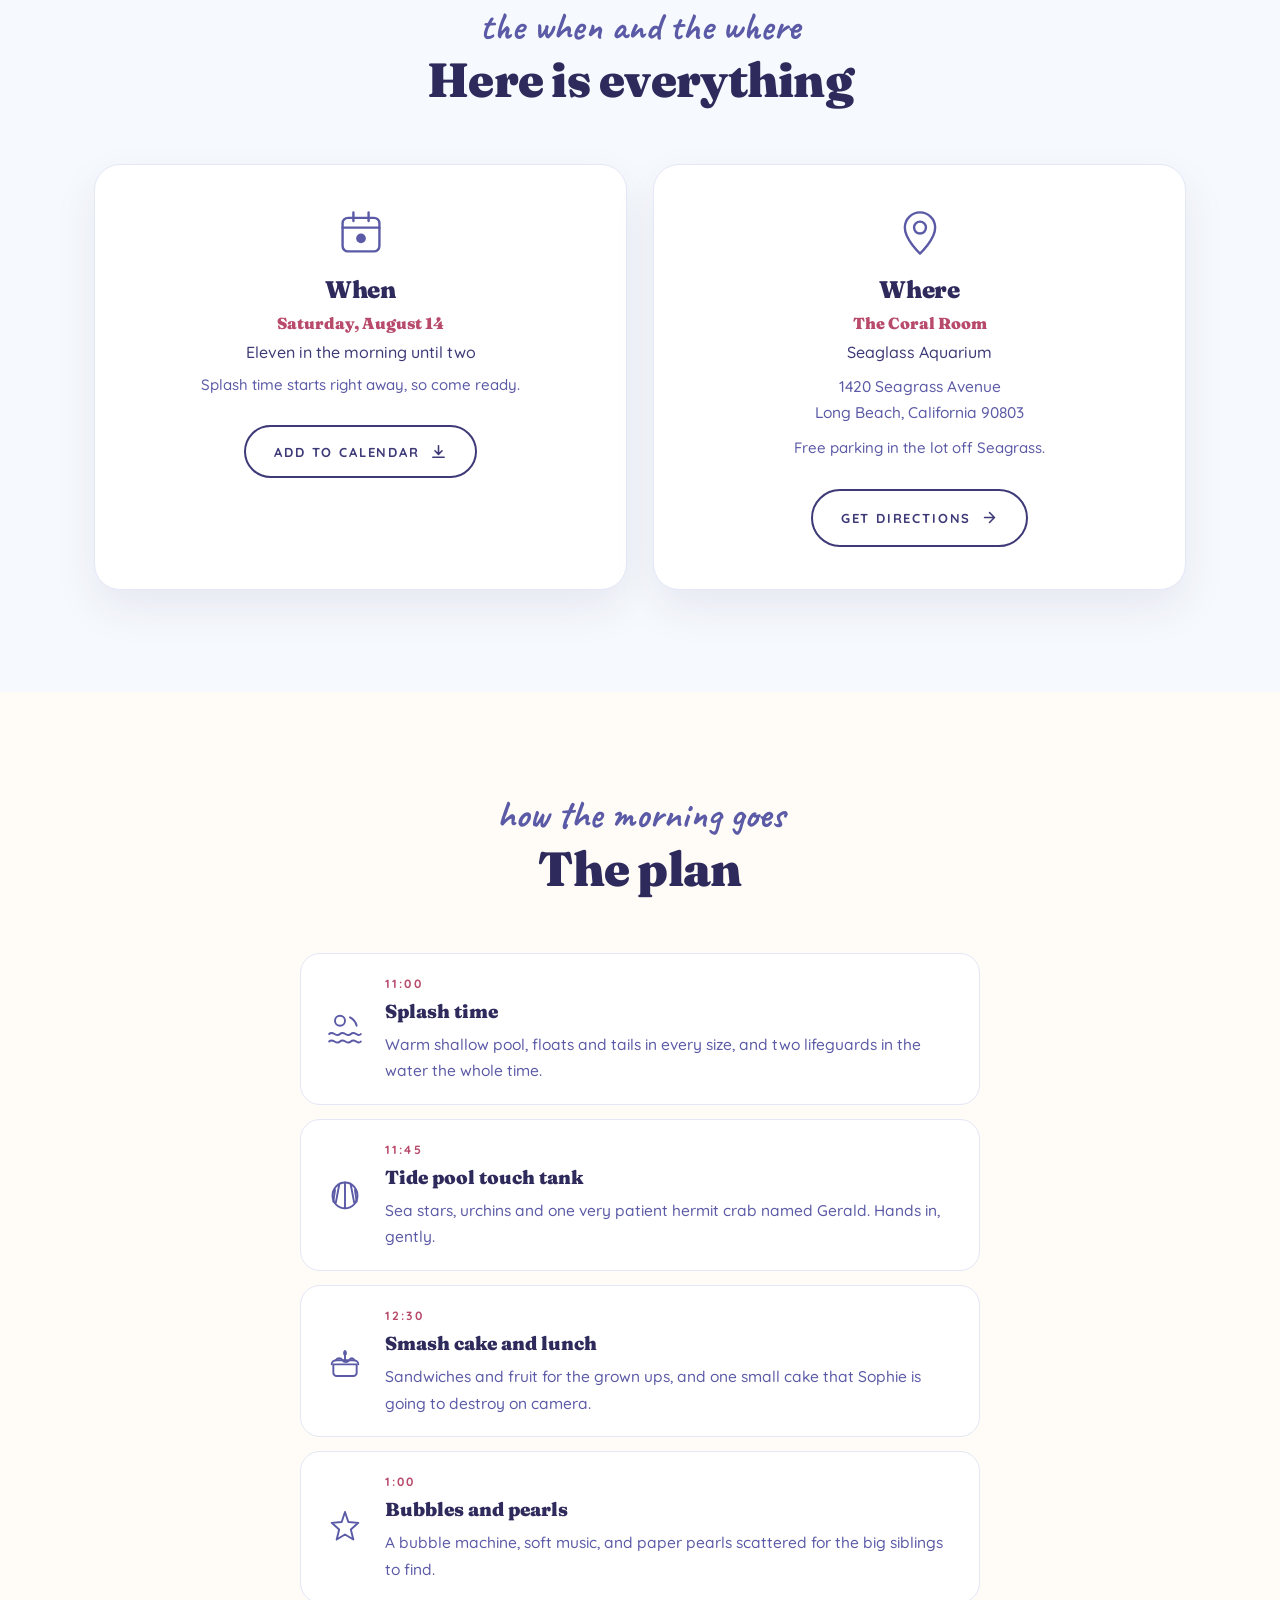
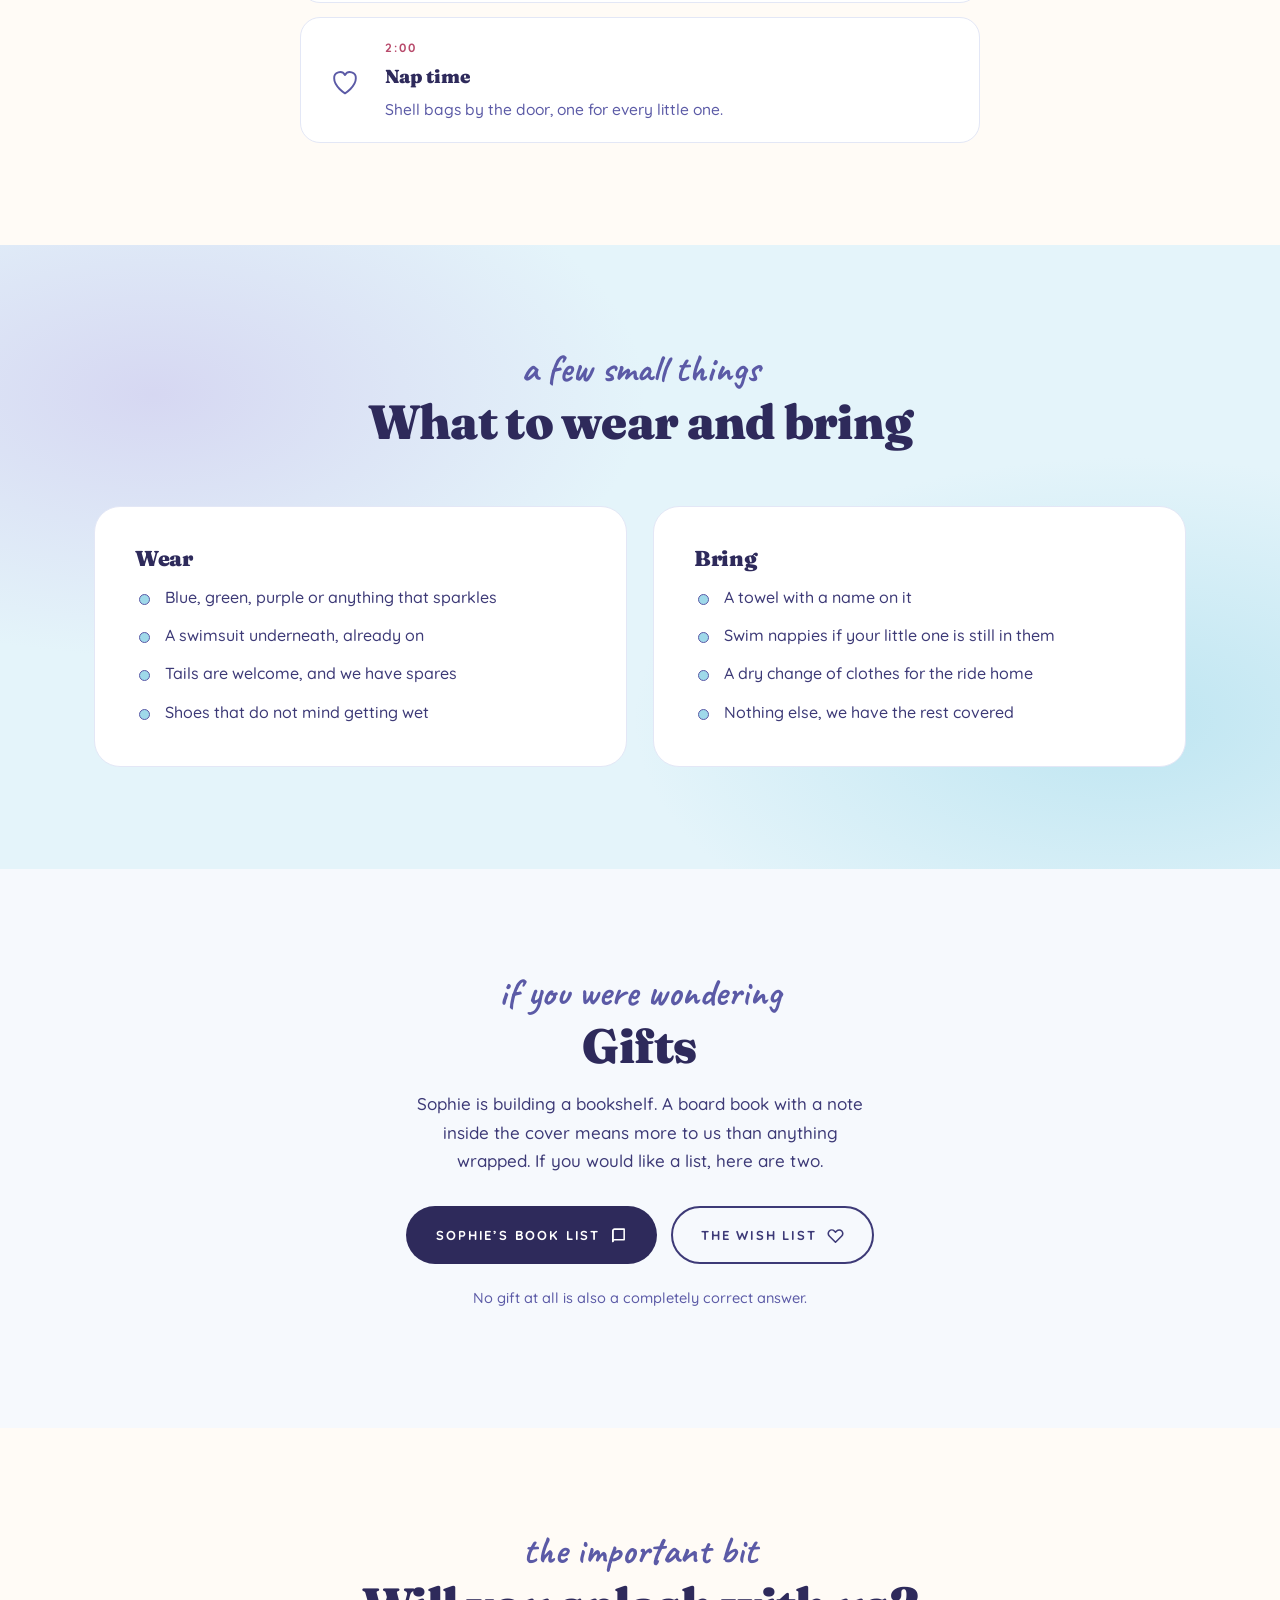
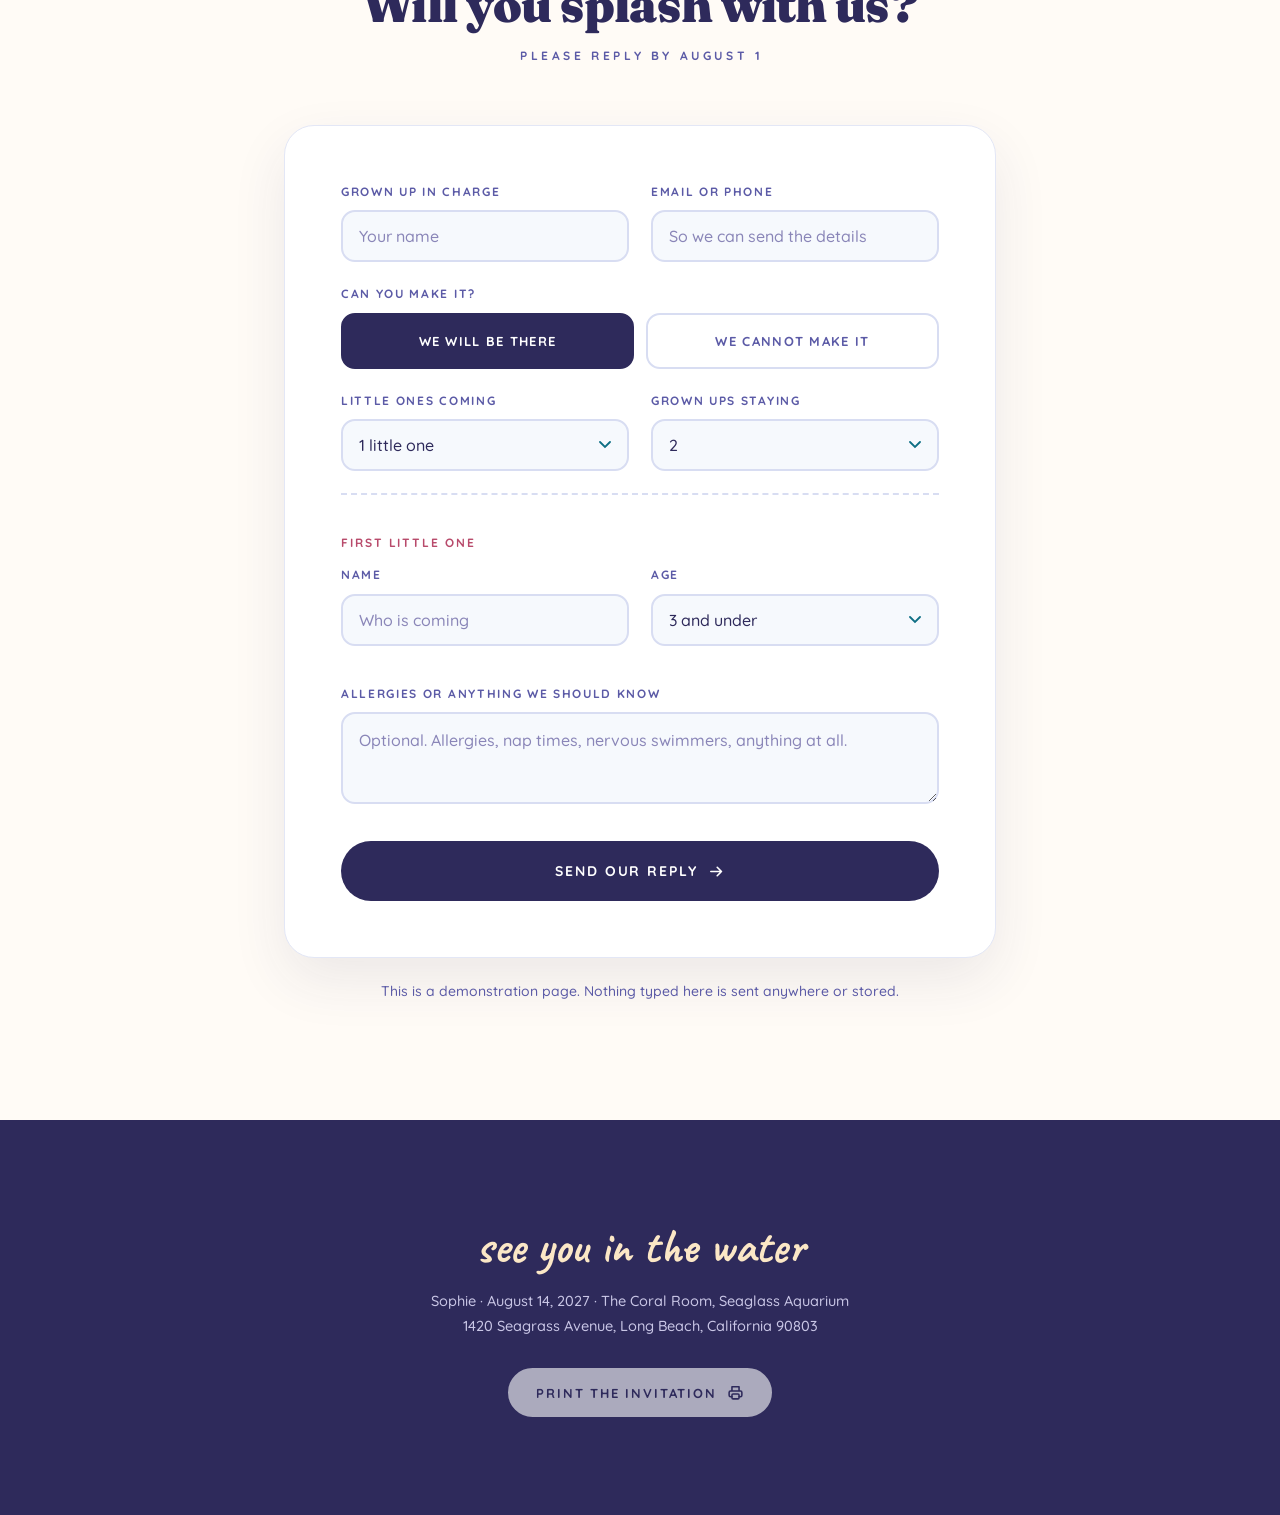
<file: example-mermaid.html>
<!doctype html>
<html lang="en">
<head>
<meta charset="utf-8">
<meta name="viewport" content="width=device-width, initial-scale=1, viewport-fit=cover">
<title>Oneder the Sea | Sophie is turning ONE</title>
<meta name="description" content="Sophie is turning one. An Oneder the Sea first birthday on Saturday, August 14, 2027 at the Coral Room, Seaglass Aquarium, Long Beach. Open the invitation, see the plan and RSVP.">
<meta name="robots" content="noindex, follow">
<meta name="theme-color" content="#062C43">
<link rel="icon" href="data:image/svg+xml,%3Csvg xmlns='http://www.w3.org/2000/svg' viewBox='0 0 32 32'%3E%3Crect width='32' height='32' rx='7' fill='%23062C43'/%3E%3Cpath d='M6 20c3-3 5 3 8 0s5 3 8 0 4 0 4 0' stroke='%2364CFD8' stroke-width='2.4' fill='none' stroke-linecap='round'/%3E%3Ccircle cx='11' cy='11' r='2' fill='%2364CFD8'/%3E%3Ccircle cx='19' cy='8' r='1.3' fill='%23F3E3C8'/%3E%3C/svg%3E">
<link rel="preconnect" href="https://fonts.googleapis.com">
<link rel="preconnect" href="https://fonts.gstatic.com" crossorigin>
<link rel="stylesheet" href="https://fonts.googleapis.com/css2?family=Fraunces:opsz,wght@9..144,400;9..144,600;9..144,900&family=Caveat:wght@500;700&family=Quicksand:wght@400;500;600;700&display=swap">
<style>
/* ===================================================================
   UNDER THE SEA
   Sophie's first birthday. A standalone example site with its own
   colours, type and illustrations. Everything on this page is drawn
   in SVG and CSS, so there is not a single photograph to license.
   =================================================================== */

:root{
  color-scheme: light;
  /* Watercolour palette. Light blues and lilacs, ink dark enough to read. */
  --deep:#2E2A5B;        /* deep ink,     11.8:1 on mist */
  --sea:#3D3A77;         /* body ink,      8.6:1 on mist */
  --teal:#5B5AA6;        /* secondary,     5.1:1 on mist */
  --aqua:#9FD9EA;        /* pale sky                     */
  --lilac:#C8BBEA;       /* soft purple                  */
  --petal:#F0D7EC;       /* blush                        */
  --foam:#E4F4FA;
  --mist:#F6F9FD;
  --shell:#FFFBF6;
  --sand:#FBE7C6;
  --coral:#B84A6B;       /* 5.2:1 on mist                */
  --gold:#9A6B2F;
  --white:#FFFFFF;

  --maxw:1140px;
  --disp:"Fraunces",Georgia,serif;
  --hand:"Caveat","Segoe Script",cursive;
  --ui:"Quicksand","Avenir Next",system-ui,sans-serif;
  --ease:cubic-bezier(.22,.61,.36,1);
}

*,*::before,*::after{box-sizing:border-box}
html{-webkit-text-size-adjust:100%;scroll-behavior:smooth}

body{
  margin:0;
  background:var(--mist);
  color:var(--sea);
  font-family:var(--ui);
  font-size:17px;
  font-weight:500;
  line-height:1.7;
  overflow-x:hidden;
}
body.locked{overflow:hidden}

img,svg{max-width:100%}
a{color:inherit}
:focus-visible{outline:3px solid var(--teal);outline-offset:3px;border-radius:4px}

.wrap{max-width:var(--maxw);margin:0 auto;padding:0 24px}

/* ---------- watercolour ----------
   Soft washes built from layered radial gradients with a paper grain
   over the top. Swap any of these for a real watercolour PNG later and
   the layout does not change. */
.wash{
  position:relative;
  background:
    radial-gradient(62% 52% at 16% 20%,rgba(159,217,234,.62),transparent 70%),
    radial-gradient(58% 46% at 84% 14%,rgba(200,187,234,.58),transparent 72%),
    radial-gradient(52% 44% at 74% 80%,rgba(240,215,236,.55),transparent 70%),
    radial-gradient(64% 54% at 24% 88%,rgba(228,244,250,.9),transparent 72%),
    radial-gradient(40% 34% at 50% 48%,rgba(251,231,198,.35),transparent 72%),
    var(--mist);
}
.wash::before{
  content:"";position:absolute;inset:0;pointer-events:none;
  opacity:.4;mix-blend-mode:multiply;
  background-image:url("data:image/svg+xml,%3Csvg xmlns='http://www.w3.org/2000/svg' width='260' height='260'%3E%3Cfilter id='g'%3E%3CfeTurbulence type='fractalNoise' baseFrequency='.9' numOctaves='3' stitchTiles='stitch'/%3E%3CfeColorMatrix type='saturate' values='0'/%3E%3C/filter%3E%3Crect width='260' height='260' filter='url(%23g)' opacity='.5'/%3E%3C/svg%3E");
}
.wash > *{position:relative;z-index:1}
.narrow{max-width:760px;margin-left:auto;margin-right:auto}
.center{text-align:center}

h1,h2,h3{font-family:var(--disp);font-weight:900;line-height:1.08;letter-spacing:-.015em;margin:0}

.eyebrow{
  font-family:var(--ui);font-size:12px;font-weight:700;
  letter-spacing:.3em;text-transform:uppercase;color:var(--teal);
  margin:0 0 18px;padding-left:.3em;
}
.hand{
  font-family:var(--hand);font-weight:700;
  font-size:clamp(1.6rem,3.6vw,2.4rem);line-height:1.1;
  color:var(--teal);margin:0;
}

/* ===================================================================
   OPENING ENVELOPE
   Hidden until the script shows it, so the page still works with no
   JavaScript at all.
   =================================================================== */
.opener{
  position:fixed;inset:0;z-index:90;
  display:flex;align-items:center;justify-content:center;flex-direction:column;
  background:
    radial-gradient(70% 55% at 20% 18%,rgba(159,217,234,.75),transparent 70%),
    radial-gradient(65% 50% at 82% 16%,rgba(200,187,234,.7),transparent 72%),
    radial-gradient(60% 50% at 76% 84%,rgba(240,215,236,.7),transparent 70%),
    radial-gradient(70% 60% at 18% 86%,rgba(228,244,250,.95),transparent 72%),
    var(--mist);
  padding:24px;
  transition:opacity .7s var(--ease),visibility .7s;
}
.opener[hidden]{display:none}
.opener.gone{opacity:0;visibility:hidden;pointer-events:none}

.env-btn{
  appearance:none;background:transparent;border:0;cursor:pointer;padding:0;
  display:block;width:min(420px,78vw);
}
.env-btn svg{display:block;width:100%;height:auto;overflow:visible}
.flap{transform-origin:50% 23.5%;transition:transform .85s var(--ease)}
.opener.open .flap{transform:rotateX(-172deg)}
.env-card{transform:translateY(0);transition:transform .85s var(--ease) .1s,opacity .5s ease .5s}
.opener.open .env-card{transform:translateY(-96px)}
.env-btn:hover .seal,.env-btn:focus-visible .seal{transform:scale(1.07)}
.seal{transform-origin:210px 186px;transition:transform .45s var(--ease),opacity .45s ease}
.opener.open .seal{opacity:0;transform:scale(.55)}

.open-cue{
  margin:34px 0 0;color:var(--sea);
  font-family:var(--ui);font-size:12px;font-weight:700;letter-spacing:.26em;text-transform:uppercase;
  animation:breathe 2.6s ease-in-out infinite;
}
@keyframes breathe{0%,100%{opacity:.72}50%{opacity:1}}

.skip{
  position:absolute;left:50%;bottom:26px;transform:translateX(-50%);
  background:transparent;border:0;cursor:pointer;color:var(--teal);
  font-family:var(--ui);font-size:12px;font-weight:600;letter-spacing:.12em;text-transform:uppercase;
  text-decoration:underline;text-underline-offset:4px;
}
.skip:hover{color:var(--deep)}

/* ===================================================================
   BUBBLES
   =================================================================== */
.bubbles{position:fixed;inset:0;z-index:0;pointer-events:none;overflow:hidden}
.bubbles span{
  position:absolute;bottom:-14vh;border-radius:50%;
  background:radial-gradient(circle at 32% 30%,rgba(255,255,255,.85),rgba(130,214,224,.22) 58%,rgba(130,214,224,0) 70%);
  border:1px solid rgba(255,255,255,.35);
  animation:rise linear infinite;
}
@keyframes rise{
  0%{transform:translate3d(0,0,0) scale(.7);opacity:0}
  12%{opacity:.75}
  100%{transform:translate3d(22px,-118vh,0) scale(1.1);opacity:0}
}

/* ===================================================================
   HERO
   =================================================================== */
.hero{
  position:relative;z-index:1;
  color:var(--deep);
  padding:clamp(72px,11vw,130px) 0 0;
  overflow:hidden;
  text-align:center;
}
.hero .eyebrow{color:var(--sea)}
.hero .hand{color:var(--coral)}

.hero h1{
  font-size:clamp(3rem,11vw,7.4rem);
  line-height:.9;
  letter-spacing:-.03em;
  margin:12px 0 0;
}
.hero h1 em{
  display:block;font-style:normal;font-weight:400;
  font-size:.42em;letter-spacing:.02em;margin-top:.22em;color:var(--sea);
}
.who{
  font-size:clamp(1.05rem,2.3vw,1.45rem);
  color:var(--sea);margin:26px auto 0;max-width:30ch;font-weight:500;
}
.when-line{
  display:inline-flex;flex-wrap:wrap;justify-content:center;align-items:center;
  gap:10px 18px;margin:26px 0 0;
  font-family:var(--ui);font-size:13px;font-weight:700;letter-spacing:.2em;text-transform:uppercase;
  color:var(--teal);
}
.when-line i{font-style:normal;opacity:.55}

.cta-row{display:flex;flex-wrap:wrap;gap:14px;justify-content:center;margin:40px 0 0}

/* tail + floor */
.tail{
  display:block;width:min(430px,74vw);margin:clamp(26px,5vw,52px) auto -2px;
  animation:sway 7s ease-in-out infinite;transform-origin:50% 0%;
}
@keyframes sway{0%,100%{transform:rotate(-2.6deg)}50%{transform:rotate(2.6deg)}}

.waves{display:block;width:100%;height:auto;margin-bottom:-1px;position:relative;z-index:2}

/* ===================================================================
   BUTTONS
   =================================================================== */
.btn{
  display:inline-flex;align-items:center;gap:10px;
  padding:16px 28px;border-radius:999px;border:2px solid transparent;cursor:pointer;
  font-family:var(--ui);font-size:13px;font-weight:700;letter-spacing:.14em;text-transform:uppercase;
  text-decoration:none;transition:transform .18s var(--ease),background .18s ease,color .18s ease;
}
.btn svg{width:17px;height:17px;flex:none}
.btn:hover{transform:translateY(-2px)}
.btn--sun{background:var(--deep);color:var(--white)}
.btn--sun:hover{background:var(--sea);color:var(--white)}
.btn--ghost{background:rgba(255,255,255,.6);color:var(--deep);border-color:var(--deep)}
.btn--ghost:hover{background:var(--white);color:var(--deep)}
.btn--deep{background:var(--deep);color:var(--white)}
.btn--deep:hover{background:var(--sea);color:var(--white)}
.btn--line{background:transparent;color:var(--sea);border-color:var(--sea)}
.btn--line:hover{background:var(--sea);color:var(--white)}

/* ===================================================================
   SECTIONS
   =================================================================== */
.sect{position:relative;z-index:1;padding:clamp(64px,8vw,104px) 0}
.sect--shell{background:var(--shell)}
.sect--foam{background:
    radial-gradient(55% 60% at 12% 24%,rgba(200,187,234,.5),transparent 70%),
    radial-gradient(55% 60% at 88% 76%,rgba(159,217,234,.55),transparent 70%),
    var(--foam)}

.head{text-align:center;margin:0 0 clamp(36px,5vw,58px)}
.head h2{font-size:clamp(1.9rem,4.6vw,3rem);color:var(--deep)}
.head .hand{margin-bottom:6px}

/* ---------- countdown band ---------- */
.band{
  position:relative;z-index:1;
  background:
    radial-gradient(60% 70% at 20% 30%,rgba(200,187,234,.95),transparent 72%),
    radial-gradient(60% 70% at 80% 70%,rgba(159,217,234,.95),transparent 72%),
    radial-gradient(70% 60% at 55% 20%,rgba(240,215,236,.7),transparent 74%),
    var(--foam);
  color:var(--deep);text-align:center;
  padding:clamp(52px,7vw,84px) 24px;
}
.clock{display:flex;justify-content:center;gap:clamp(12px,4vw,42px);margin:22px 0 0;flex-wrap:wrap}
.clock div{min-width:64px}
.clock b{
  display:block;font-family:var(--disp);font-weight:900;
  font-size:clamp(2.2rem,7vw,4.2rem);line-height:1;
  font-variant-numeric:tabular-nums;color:var(--deep);
}
.clock span{
  display:block;margin-top:10px;color:var(--sea);
  font-family:var(--ui);font-size:11px;font-weight:700;letter-spacing:.24em;text-transform:uppercase;
}

/* ---------- detail cards ---------- */
.cards{display:grid;grid-template-columns:repeat(auto-fit,minmax(290px,1fr));gap:26px}
.card{
  background:var(--white);border-radius:26px;padding:clamp(28px,3.4vw,42px);
  box-shadow:0 18px 44px rgba(46,42,91,.08);
  border:1px solid #E3E7F6;text-align:center;
}
.card .ic{width:52px;height:52px;margin:0 auto 18px;display:block;color:var(--teal)}
.card h3{font-size:1.5rem;color:var(--deep);margin:0 0 12px}
.card p{margin:0 0 6px;font-size:16px}
.card address{font-style:normal;color:var(--teal);font-size:15.5px;line-height:1.65;margin:8px 0 0}
.card .btn{margin-top:22px}
.big-time{
  font-family:var(--disp);font-weight:900;font-size:2rem;color:var(--coral);
  line-height:1.1;margin:0 0 4px;
}

/* ---------- plan ---------- */
.plan{max-width:680px;margin:0 auto;display:grid;gap:14px}
.step{
  display:grid;grid-template-columns:auto 1fr;gap:20px;align-items:center;
  background:var(--white);border:1px solid #E3E7F6;border-radius:20px;
  padding:20px 24px;
  transition:transform .2s var(--ease),box-shadow .2s ease;
}
.step:hover{transform:translateX(5px);box-shadow:0 12px 30px rgba(46,42,91,.09)}
.step .ic{width:40px;height:40px;color:var(--teal);flex:none}
.step b{display:block;font-family:var(--disp);font-weight:900;font-size:1.18rem;color:var(--deep)}
.step .t{
  display:block;font-size:12px;font-weight:700;letter-spacing:.18em;
  text-transform:uppercase;color:var(--coral);margin-bottom:2px;
}
.step p{margin:3px 0 0;font-size:15.5px;color:var(--teal)}

/* ---------- bring / wear ---------- */
.duo{display:grid;grid-template-columns:repeat(auto-fit,minmax(280px,1fr));gap:26px}
.duo article{
  border-radius:26px;padding:clamp(28px,3.4vw,40px);
  background:var(--white);border:1px solid #E3E7F6;
}
.duo h3{font-size:1.35rem;color:var(--deep);margin:0 0 14px}
.duo ul{margin:0;padding:0;list-style:none}
.duo li{position:relative;padding-left:30px;margin:0 0 11px;font-size:16px}
.duo li:last-child{margin-bottom:0}
.duo li::before{
  content:"";position:absolute;left:4px;top:.62em;
  width:11px;height:11px;border-radius:50%;
  background:var(--aqua);border:1px solid var(--teal);
}

/* ---------- gifts ---------- */
.gift-row{display:flex;flex-wrap:wrap;gap:14px;justify-content:center;margin-top:30px}

/* ===================================================================
   RSVP
   =================================================================== */
.rsvp-card{
  background:var(--white);border-radius:30px;border:1px solid #E3E7F6;
  padding:clamp(28px,4.4vw,56px);box-shadow:0 22px 56px rgba(46,42,91,.09);
}
.f-row{display:flex;flex-wrap:wrap;gap:22px;margin:0 0 22px}
.f-row > *{flex:1 1 220px;min-width:0}

.lab{
  display:block;font-family:var(--ui);font-size:12px;font-weight:700;
  letter-spacing:.14em;text-transform:uppercase;color:var(--teal);margin:0 0 8px;
}
input[type=text],input[type=email],select,textarea{
  width:100%;font-family:var(--ui);font-size:16px;font-weight:500;color:var(--deep);
  background:var(--mist);border:2px solid #D8DDF2;border-radius:14px;
  padding:14px 16px;appearance:none;
}
input:focus,select:focus,textarea:focus{border-color:var(--teal);outline:none}
textarea{resize:vertical;min-height:92px;line-height:1.6}
select{
  background-image:url("data:image/svg+xml,%3Csvg xmlns='http://www.w3.org/2000/svg' viewBox='0 0 12 8'%3E%3Cpath d='M1 1l5 5 5-5' fill='none' stroke='%230F6F85' stroke-width='1.8' stroke-linecap='round'/%3E%3C/svg%3E");
  background-repeat:no-repeat;background-position:right 16px center;background-size:12px;
  padding-right:40px;cursor:pointer;
}
input::placeholder,textarea::placeholder{color:#8A86B8}

.yn{display:flex;gap:12px;flex-wrap:wrap}
.yn label{
  flex:1 1 170px;cursor:pointer;position:relative;text-align:center;
  border:2px solid #D8DDF2;border-radius:14px;padding:15px 14px;
  font-size:13px;font-weight:700;letter-spacing:.1em;text-transform:uppercase;color:var(--teal);
  transition:background .18s ease,border-color .18s ease,color .18s ease;
}
.yn input{position:absolute;opacity:0;width:0;height:0}
.yn label:has(input:checked){background:var(--deep);border-color:var(--deep);color:var(--white)}
.yn label:has(input:focus-visible){outline:3px solid var(--teal);outline-offset:3px}

.swimmers{margin:6px 0 0;border-top:2px dashed #D8DDF2;padding-top:22px}
.swimmer{padding:16px 0;border-bottom:1px dashed #E3E7F6}
.swimmer:last-child{border-bottom:0}
.swimmer .n{
  font-size:12px;font-weight:700;letter-spacing:.16em;text-transform:uppercase;
  color:var(--coral);margin:0 0 12px;
}
.going-only{display:block}
.rsvp[data-going="no"] .going-only{display:none}

.send{width:100%;justify-content:center;margin-top:28px;font-size:14px;padding:19px 28px}

.done-note{display:none;text-align:center}
.rsvp.done .done-note{display:block}
.rsvp.done .rsvp-body{display:none}
.done-note .ic{width:76px;height:76px;margin:0 auto 20px;display:block;color:var(--teal)}
.done-note h3{font-size:1.9rem;color:var(--deep);margin:0 0 12px}
.done-note p{margin:0 auto;max-width:40ch;color:var(--teal)}

/* ===================================================================
   FOOTER
   =================================================================== */
.foot{
  position:relative;z-index:1;
  background:var(--deep);color:var(--white);text-align:center;
  padding:clamp(54px,7vw,84px) 24px clamp(70px,8vw,96px);
}
.foot .hand{color:var(--sand);font-size:clamp(2rem,5vw,3rem)}
.foot p{margin:16px 0 0;font-size:14.5px;color:#C9C6E6}
.foot .btn{margin-top:28px}

/* floating controls */
.controls{
  position:fixed;left:14px;bottom:14px;z-index:40;display:flex;gap:10px;
}
.ctl{
  width:48px;height:48px;border-radius:50%;cursor:pointer;
  border:1px solid rgba(255,255,255,.22);background:var(--deep);color:var(--foam);
  display:grid;place-items:center;padding:0;
  box-shadow:0 10px 26px rgba(46,42,91,.26);
  transition:transform .18s var(--ease),background .18s ease;
}
.ctl:hover{transform:translateY(-3px);background:var(--sea)}
.ctl svg{width:20px;height:20px}
.ctl .off{display:none}
.ctl[aria-pressed="true"] .on{display:none}
.ctl[aria-pressed="true"] .off{display:block}

.made{
  position:fixed;right:14px;bottom:14px;z-index:40;
  background:var(--deep);color:var(--foam);text-decoration:none;
  font-family:var(--ui);font-size:11px;font-weight:700;letter-spacing:.1em;text-transform:uppercase;
  padding:12px 17px;border-radius:999px;box-shadow:0 10px 26px rgba(46,42,91,.26);
}
.made:hover{background:var(--sea);color:var(--white)}

/* ===================================================================
   RESPONSIVE
   =================================================================== */
@media (max-width:640px){
  body{font-size:16px}
  .wrap{padding:0 18px}
  .cta-row{flex-direction:column;align-items:stretch}
  .cta-row .btn{justify-content:center}
  .step{grid-template-columns:1fr;gap:12px;text-align:left}
  .step .ic{width:34px;height:34px}
  .clock div{min-width:58px}
  .controls{left:10px;bottom:10px}
  .ctl{width:44px;height:44px}
  #topBtn{display:none}            /* the credit pill needs the room */
  .made{right:10px;bottom:10px;font-size:10px;padding:10px 13px}
}

@media (prefers-reduced-motion:reduce){
  html{scroll-behavior:auto}
  .bubbles span,.tail,.open-cue{animation:none!important}
  *{transition-duration:.01ms!important}
}

/* ===================================================================
   PRINT: a clean paper invitation
   =================================================================== */
@media print{
  .opener,.bubbles,.controls,.made,.cta-row,#rsvp,.band,.no-print{display:none!important}
  body{background:#fff;color:#000;font-size:12pt}
  .hero{background:#fff;color:#000;padding:0}
  .hero .eyebrow,.hero .hand,.hero h1 em,.when-line{color:#000}
  .hero h1{text-shadow:none;font-size:46pt}
  .who{color:#000}
  .sect{padding:18pt 0;background:#fff}
  .card,.step,.duo article,.rsvp-card{box-shadow:none;border:1px solid #999;break-inside:avoid}
  .waves,.tail{display:none}
}
</style>
</head>
<body>

<!-- ===================== OPENING ENVELOPE ===================== -->
<div class="opener" id="opener" hidden>
  <button class="env-btn" id="envBtn" type="button" aria-label="Open the invitation">
    <svg viewBox="0 0 420 300" aria-hidden="true">
      <!-- card sliding out -->
      <g class="env-card">
        <rect x="52" y="62" width="316" height="206" rx="10" fill="#FFFBF6"/>
        <text x="210" y="195" text-anchor="middle" font-family="Fraunces,Georgia,serif" font-size="22" font-weight="900" fill="#8FA8DC" letter-spacing="1.6">ONEDER THE SEA</text>
      </g>
      <!-- envelope body -->
      <path d="M30 108h360a10 10 0 0 1 10 10v150a10 10 0 0 1-10 10H30a10 10 0 0 1-10-10V118a10 10 0 0 1 10-10z" fill="#8FA8DC"/>
      <path d="M20 268 170 176l40 24 40-24 150 92a10 10 0 0 1-10 10H30a10 10 0 0 1-10-10z" fill="#A8BEE8"/>
      <path d="M20 122 210 240 400 122" fill="none" stroke="#C8BBEA" stroke-width="2" opacity=".55"/>
      <!-- flap -->
      <g class="flap">
        <path d="M20 118a10 10 0 0 1 10-10h360a10 10 0 0 1 10 10L210 232z" fill="#B9CCEE"/>
        <path d="M20 118 210 232 400 118" fill="none" stroke="#E4F4FA" stroke-width="2" opacity=".5"/>
      </g>
      <!-- shell seal -->
      <g class="seal">
        <circle cx="210" cy="186" r="30" fill="#FBE7C6"/>
        <circle cx="210" cy="186" r="30" fill="none" stroke="#E3C68C" stroke-width="2"/>
        <path d="M192 196a18 20 0 0 1 36 0z" fill="#F3D9A8"/>
        <path d="M210 196v-19M203 195l-4-15M217 195l4-15M197 194l-6-11M223 194l6-11" stroke="#B98B46" stroke-width="1.7" stroke-linecap="round" fill="none"/>
      </g>
      <!-- bubbles around the seal -->
      <circle cx="300" cy="86" r="7" fill="#9FD9EA" opacity=".5"/>
      <circle cx="326" cy="62" r="4" fill="#9FD9EA" opacity=".4"/>
      <circle cx="108" cy="74" r="5" fill="#9FD9EA" opacity=".45"/>
    </svg>
  </button>
  <p class="open-cue" id="cue">Tap to open</p>
  <button class="skip" type="button" id="skipBtn">Skip the envelope</button>
</div>

<!-- ===================== BUBBLES ===================== -->
<div class="bubbles" id="bubbles" aria-hidden="true"></div>

<!-- ===================== HERO ===================== -->
<header class="hero wash">
  <div class="wrap">
    <p class="eyebrow">You are invited</p>
    <p class="hand">our little one is one</p>
    <h1>Oneder the Sea<em>Sophie is turning ONE</em></h1>
    <p class="who">A morning of bubbles, tide pools and one very small smash cake.</p>

    <p class="when-line">
      <span>Saturday, August 14</span><i>&#9679;</i><span>11:00 to 2:00</span><i>&#9679;</i><span>Long Beach</span>
    </p>

    <div class="cta-row">
      <a class="btn btn--sun" href="#rsvp">Will you splash with us? RSVP
        <svg viewBox="0 0 24 24" fill="none" stroke="currentColor" stroke-width="2.4" stroke-linecap="round" stroke-linejoin="round" aria-hidden="true"><path d="M12 5v13M5 12l7 7 7-7"/></svg>
      </a>
      <button class="btn btn--ghost" type="button" id="icsBtn">Add to calendar
        <svg viewBox="0 0 24 24" fill="none" stroke="currentColor" stroke-width="2.2" stroke-linecap="round" stroke-linejoin="round" aria-hidden="true"><rect x="3" y="5" width="18" height="16" rx="2.5"/><path d="M3 10h18M8 3v4M16 3v4"/></svg>
      </button>
    </div>

    <!-- watercolour tail, drawn not photographed -->
    <svg class="tail" viewBox="0 0 320 300" aria-hidden="true">
      <defs>
        <linearGradient id="tg" x1="0" y1="0" x2="0" y2="1">
          <stop offset="0" stop-color="#C8BBEA"/>
          <stop offset=".5" stop-color="#9FD9EA"/>
          <stop offset="1" stop-color="#7FB4E0"/>
        </linearGradient>
      </defs>
      <path d="M160 0c16 44 20 76 16 112-4 34-14 56-12 80 2 22 12 34 34 46 24 13 50 20 76 24-24 16-54 22-82 16-20-4-36-14-46-28-10 14-26 24-46 28-28 6-58 0-82-16 26-4 52-11 76-24 22-12 32-24 34-46 2-24-8-46-12-80-4-36 0-68 16-112z" fill="url(#tg)"/>
      <g fill="none" stroke="#FFFFFF" stroke-width="2.4" stroke-linecap="round" opacity=".6">
        <path d="M160 26c6 26 8 48 6 68M148 44c3 20 4 38 3 54M172 44c-3 20-4 38-3 54M160 118c0 22-4 40-4 56"/>
        <path d="M120 206c16 18 30 30 44 38M200 206c-16 18-30 30-44 38"/>
      </g>
      <g fill="#FFFBF6" opacity=".85">
        <circle cx="96" cy="60" r="5"/><circle cx="224" cy="42" r="3.4"/><circle cx="240" cy="86" r="4.4"/><circle cx="78" cy="118" r="3"/>
      </g>
    </svg>
  </div>

  <svg class="waves" viewBox="0 0 1440 120" preserveAspectRatio="none" aria-hidden="true">
    <path d="M0 64c120-34 240-34 360 0s240 34 360 0 240-34 360 0 240 34 360 0v56H0z" fill="#E4F4FA" opacity=".85"/>
    <path d="M0 82c130-30 250-30 360 2s240 30 360 0 240-30 360 2 240 30 360 0v34H0z" fill="#F6F9FD"/>
  </svg>
</header>

<!-- ===================== COUNTDOWN ===================== -->
<section class="band">
  <p class="eyebrow">Until Sophie turns one</p>
  <div class="clock" id="clock">
    <div><b id="cd">00</b><span>Days</span></div>
    <div><b id="ch">00</b><span>Hours</span></div>
    <div><b id="cm">00</b><span>Minutes</span></div>
    <div><b id="cs">00</b><span>Seconds</span></div>
  </div>
</section>

<!-- ===================== WHEN / WHERE ===================== -->
<section class="sect">
  <div class="wrap">
    <div class="head">
      <p class="hand">the when and the where</p>
      <h2>Here is everything</h2>
    </div>

    <div class="cards">
      <article class="card">
        <svg class="ic" viewBox="0 0 48 48" fill="none" stroke="currentColor" stroke-width="2.2" stroke-linecap="round" stroke-linejoin="round" aria-hidden="true">
          <rect x="7" y="10" width="34" height="31" rx="5"/><path d="M7 19h34M17 5v8M31 5v8"/><circle cx="24" cy="29" r="4.5" fill="currentColor" stroke="none"/>
        </svg>
        <h3>When</h3>
        <p class="big-time">Saturday, August 14</p>
        <p>Eleven in the morning until two</p>
        <p style="color:var(--teal);font-size:15px">Splash time starts right away, so come ready.</p>
        <button class="btn btn--line" type="button" id="icsBtn2">Add to calendar
          <svg viewBox="0 0 24 24" fill="none" stroke="currentColor" stroke-width="2.2" stroke-linecap="round" stroke-linejoin="round" aria-hidden="true"><path d="M12 4v12M7 11l5 5 5-5M4 20h16"/></svg>
        </button>
      </article>

      <article class="card">
        <svg class="ic" viewBox="0 0 48 48" fill="none" stroke="currentColor" stroke-width="2.2" stroke-linecap="round" stroke-linejoin="round" aria-hidden="true">
          <path d="M24 43s14-13 14-24a14 14 0 1 0-28 0c0 11 14 24 14 24z"/><circle cx="24" cy="19" r="5.5"/>
        </svg>
        <h3>Where</h3>
        <p class="big-time">The Coral Room</p>
        <p>Seaglass Aquarium</p>
        <address>1420 Seagrass Avenue<br>Long Beach, California 90803</address>
        <p style="color:var(--teal);font-size:15px;margin-top:10px">Free parking in the lot off Seagrass.</p>
        <a class="btn btn--line" href="https://maps.google.com/?q=1420+Seagrass+Avenue+Long+Beach+CA+90803" target="_blank" rel="noopener">Get directions
          <svg viewBox="0 0 24 24" fill="none" stroke="currentColor" stroke-width="2.2" stroke-linecap="round" stroke-linejoin="round" aria-hidden="true"><path d="M5 12h13M12 5l7 7-7 7"/></svg>
        </a>
      </article>
    </div>
  </div>
</section>

<!-- ===================== THE PLAN ===================== -->
<section class="sect sect--shell">
  <div class="wrap">
    <div class="head">
      <p class="hand">how the morning goes</p>
      <h2>The plan</h2>
    </div>

    <div class="plan">
      <div class="step">
        <svg class="ic" viewBox="0 0 48 48" fill="none" stroke="currentColor" stroke-width="2.3" stroke-linecap="round" stroke-linejoin="round" aria-hidden="true">
          <path d="M5 30c5-5 8 5 13 0s8 5 13 0 8 5 12 0"/><path d="M5 39c5-5 8 5 13 0s8 5 13 0 8 5 12 0"/><circle cx="18" cy="14" r="6"/><path d="M30 10c4 2 7 6 8 10"/>
        </svg>
        <div>
          <span class="t">11:00</span>
          <b>Splash time</b>
          <p>Warm shallow pool, floats and tails in every size, and two lifeguards in the water the whole time.</p>
        </div>
      </div>

      <div class="step">
        <svg class="ic" viewBox="0 0 48 48" fill="none" stroke="currentColor" stroke-width="2.3" stroke-linecap="round" stroke-linejoin="round" aria-hidden="true">
          <path d="M24 9c9 0 15 8 15 16a15 15 0 0 1-30 0c0-8 6-16 15-16z"/><path d="M24 9v31M17 12l-4 21M31 12l4 21M12 18l-2 14M36 18l2 14"/>
        </svg>
        <div>
          <span class="t">11:45</span>
          <b>Tide pool touch tank</b>
          <p>Sea stars, urchins and one very patient hermit crab named Gerald. Hands in, gently.</p>
        </div>
      </div>

      <div class="step">
        <svg class="ic" viewBox="0 0 48 48" fill="none" stroke="currentColor" stroke-width="2.3" stroke-linecap="round" stroke-linejoin="round" aria-hidden="true">
          <path d="M10 28h28v10a4 4 0 0 1-4 4H14a4 4 0 0 1-4-4z"/><path d="M8 28c0-3 3-5 6-5h20c3 0 6 2 6 5"/><path d="M13 23c2-3 6-3 8 0s6 3 8 0 5-3 6 0"/><path d="M24 23v-6"/><path d="M24 17c-2-2-1-4 0-5 1 1 2 3 0 5z"/>
        </svg>
        <div>
          <span class="t">12:30</span>
          <b>Smash cake and lunch</b>
          <p>Sandwiches and fruit for the grown ups, and one small cake that Sophie is going to destroy on camera.</p>
        </div>
      </div>

      <div class="step">
        <svg class="ic" viewBox="0 0 48 48" fill="none" stroke="currentColor" stroke-width="2.3" stroke-linecap="round" stroke-linejoin="round" aria-hidden="true">
          <path d="M24 6 28 18l12 1-9 8 3 12-10-6-10 6 3-12-9-8 12-1z"/>
        </svg>
        <div>
          <span class="t">1:00</span>
          <b>Bubbles and pearls</b>
          <p>A bubble machine, soft music, and paper pearls scattered for the big siblings to find.</p>
        </div>
      </div>

      <div class="step">
        <svg class="ic" viewBox="0 0 48 48" fill="none" stroke="currentColor" stroke-width="2.3" stroke-linecap="round" stroke-linejoin="round" aria-hidden="true">
          <path d="M24 40s-13-8-13-18a7 7 0 0 1 13-4 7 7 0 0 1 13 4c0 10-13 18-13 18z"/>
        </svg>
        <div>
          <span class="t">2:00</span>
          <b>Nap time</b>
          <p>Shell bags by the door, one for every little one.</p>
        </div>
      </div>
    </div>
  </div>
</section>

<!-- ===================== WEAR / BRING ===================== -->
<section class="sect sect--foam">
  <div class="wrap">
    <div class="head">
      <p class="hand">a few small things</p>
      <h2>What to wear and bring</h2>
    </div>

    <div class="duo">
      <article>
        <h3>Wear</h3>
        <ul>
          <li>Blue, green, purple or anything that sparkles</li>
          <li>A swimsuit underneath, already on</li>
          <li>Tails are welcome, and we have spares</li>
          <li>Shoes that do not mind getting wet</li>
        </ul>
      </article>
      <article>
        <h3>Bring</h3>
        <ul>
          <li>A towel with a name on it</li>
          <li>Swim nappies if your little one is still in them</li>
          <li>A dry change of clothes for the ride home</li>
          <li>Nothing else, we have the rest covered</li>
        </ul>
      </article>
    </div>
  </div>
</section>

<!-- ===================== GIFTS ===================== -->
<section class="sect">
  <div class="wrap narrow center">
    <p class="hand">if you were wondering</p>
    <h2 style="font-size:clamp(1.9rem,4.6vw,3rem);color:var(--deep);margin:6px 0 18px">Gifts</h2>
    <p style="max-width:46ch;margin:0 auto">Sophie is building a bookshelf. A board book with a note inside the cover means more to us than anything wrapped. If you would like a list, here are two.</p>
    <div class="gift-row">
      <a class="btn btn--deep" href="#rsvp">Sophie&rsquo;s book list
        <svg viewBox="0 0 24 24" fill="none" stroke="currentColor" stroke-width="2.2" stroke-linecap="round" stroke-linejoin="round" aria-hidden="true"><path d="M4 5.5A2.5 2.5 0 0 1 6.5 3H20v15H6.5A2.5 2.5 0 0 0 4 20.5z"/><path d="M4 5.5v15"/></svg>
      </a>
      <a class="btn btn--line" href="#rsvp">The wish list
        <svg viewBox="0 0 24 24" fill="none" stroke="currentColor" stroke-width="2.2" stroke-linecap="round" stroke-linejoin="round" aria-hidden="true"><path d="M20.8 5.6a5 5 0 0 0-7.1 0L12 7.3l-1.7-1.7a5 5 0 1 0-7.1 7.1L12 21.5l8.8-8.8a5 5 0 0 0 0-7.1z"/></svg>
      </a>
    </div>
    <p style="font-size:14.5px;color:var(--teal);margin-top:22px">No gift at all is also a completely correct answer.</p>
  </div>
</section>

<!-- ===================== RSVP ===================== -->
<section class="sect sect--shell" id="rsvp">
  <div class="wrap narrow">
    <div class="head">
      <p class="hand">the important bit</p>
      <h2>Will you splash with us?</h2>
      <p class="eyebrow" style="margin:16px 0 0">Please reply by August 1</p>
    </div>

    <form class="rsvp-card rsvp" id="rsvpForm" data-going="yes" novalidate>
      <div class="rsvp-body">
        <div class="f-row">
          <div>
            <label class="lab" for="who">Grown up in charge</label>
            <input id="who" type="text" autocomplete="name" placeholder="Your name">
          </div>
          <div>
            <label class="lab" for="mail">Email or phone</label>
            <input id="mail" type="text" autocomplete="email" placeholder="So we can send the details">
          </div>
        </div>

        <div style="margin:0 0 22px">
          <span class="lab">Can you make it?</span>
          <div class="yn">
            <label><input type="radio" name="going" value="yes" checked>We will be there</label>
            <label><input type="radio" name="going" value="no">We cannot make it</label>
          </div>
        </div>

        <div class="going-only">
          <div class="f-row">
            <div>
              <label class="lab" for="kids">Little ones coming</label>
              <select id="kids">
                <option value="1" selected>1 little one</option>
                <option value="2">2 little ones</option>
                <option value="3">3 little ones</option>
                <option value="4">4 little ones</option>
              </select>
            </div>
            <div>
              <label class="lab" for="grown">Grown ups staying</label>
              <select id="grown">
                <option value="1">1</option>
                <option value="2" selected>2</option>
                <option value="3">3</option>
              </select>
            </div>
          </div>

          <div class="swimmers" id="swimmers"></div>

          <div style="margin-top:22px">
            <label class="lab" for="notes">Allergies or anything we should know</label>
            <textarea id="notes" placeholder="Optional. Allergies, nap times, nervous swimmers, anything at all."></textarea>
          </div>
        </div>

        <button class="btn btn--deep send" type="submit">Send our reply
          <svg viewBox="0 0 24 24" fill="none" stroke="currentColor" stroke-width="2.3" stroke-linecap="round" stroke-linejoin="round" aria-hidden="true"><path d="M4 12h15M13 6l6 6-6 6"/></svg>
        </button>
      </div>

      <div class="done-note" aria-live="polite">
        <svg class="ic" viewBox="0 0 48 48" fill="none" stroke="currentColor" stroke-width="2.4" stroke-linecap="round" stroke-linejoin="round" aria-hidden="true">
          <circle cx="24" cy="24" r="20"/><path d="M15 24.5l6.5 6.5L34 18"/>
        </svg>
        <h3 id="doneTitle">See you under the sea</h3>
        <p id="doneMsg">Your reply is in. We will send the last few details the week before.</p>
      </div>
    </form>

    <p class="center" style="font-size:14px;color:var(--teal);margin-top:22px">
      This is a demonstration page. Nothing typed here is sent anywhere or stored.
    </p>
  </div>
</section>

<!-- ===================== FOOTER ===================== -->
<footer class="foot">
  <p class="hand">see you in the water</p>
  <p>Sophie &#183; August 14, 2027 &#183; The Coral Room, Seaglass Aquarium<br>1420 Seagrass Avenue, Long Beach, California 90803</p>
  <button class="btn btn--ghost no-print" type="button" id="printBtn">Print the invitation
    <svg viewBox="0 0 24 24" fill="none" stroke="currentColor" stroke-width="2.2" stroke-linecap="round" stroke-linejoin="round" aria-hidden="true"><path d="M7 9V4h10v5M7 18H5a2 2 0 0 1-2-2v-4a2 2 0 0 1 2-2h14a2 2 0 0 1 2 2v4a2 2 0 0 1-2 2h-2"/><rect x="7" y="14" width="10" height="7" rx="1.5"/></svg>
  </button>
</footer>

<div class="controls">
  <button class="ctl" type="button" id="soundBtn" aria-pressed="false" aria-label="Play ocean sound">
    <svg class="on" viewBox="0 0 24 24" fill="none" stroke="currentColor" stroke-width="2.1" stroke-linecap="round" stroke-linejoin="round" aria-hidden="true"><path d="M11 5 6 9H3v6h3l5 4z"/><path d="M16 9a4 4 0 0 1 0 6"/></svg>
    <svg class="off" viewBox="0 0 24 24" fill="none" stroke="currentColor" stroke-width="2.1" stroke-linecap="round" stroke-linejoin="round" aria-hidden="true"><path d="M11 5 6 9H3v6h3l5 4z"/><path d="M16 9a4 4 0 0 1 0 6"/><path d="M19.5 6.5a8 8 0 0 1 0 11"/></svg>
  </button>
  <button class="ctl" type="button" id="topBtn" aria-label="Back to the top">
    <svg viewBox="0 0 24 24" fill="none" stroke="currentColor" stroke-width="2.2" stroke-linecap="round" stroke-linejoin="round" aria-hidden="true"><path d="M12 19V6M6 12l6-6 6 6"/></svg>
  </button>
</div>

<a class="made" href="examples.html">Example site &#183; built by Custom Event Websites</a>

<script>
(function(){
  'use strict';
  var reduce = window.matchMedia('(prefers-reduced-motion: reduce)').matches;
  var PARTY  = new Date('2027-08-14T11:00:00-07:00');

  /* ---------------------------------------------------------------
     1. The envelope. Rendered hidden so the page still works with
        JavaScript switched off, then shown here.
     --------------------------------------------------------------- */
  var opener = document.getElementById('opener');
  var envBtn = document.getElementById('envBtn');
  var skip   = document.getElementById('skipBtn');

  function closeOpener(animate){
    if (animate) opener.classList.add('open');
    document.body.classList.remove('locked');
    setTimeout(function(){
      opener.classList.add('gone');
      setTimeout(function(){ opener.hidden = true; }, 800);
    }, animate ? 820 : 0);
  }

  if (opener){
    opener.hidden = false;
    document.body.classList.add('locked');
    envBtn.addEventListener('click', function(){ closeOpener(true); });
    skip.addEventListener('click', function(){ closeOpener(false); });
    document.addEventListener('keydown', function(e){
      if (e.key === 'Escape' && !opener.hidden) closeOpener(false);
    });
  }

  /* ---------------------------------------------------------------
     2. Bubbles
     --------------------------------------------------------------- */
  var box = document.getElementById('bubbles');
  if (box && !reduce){
    var html = '';
    for (var i = 0; i < 22; i++){
      var size = 6 + Math.random() * 26;
      html += '<span style="left:' + (Math.random() * 100).toFixed(1) + '%;' +
              'width:' + size.toFixed(0) + 'px;height:' + size.toFixed(0) + 'px;' +
              'animation-duration:' + (13 + Math.random() * 16).toFixed(1) + 's;' +
              'animation-delay:-' + (Math.random() * 22).toFixed(1) + 's"></span>';
    }
    box.innerHTML = html;
  }

  /* ---------------------------------------------------------------
     3. Countdown
     --------------------------------------------------------------- */
  var cd = document.getElementById('cd'), ch = document.getElementById('ch'),
      cm = document.getElementById('cm'), cs = document.getElementById('cs');

  function pad(n){ n = String(Math.max(0, n)); return n.length < 2 ? '0' + n : n; }

  function tick(){
    var left = PARTY.getTime() - Date.now();
    if (left <= 0){
      document.getElementById('clock').innerHTML =
        '<div style="min-width:auto"><b style="font-size:clamp(1.8rem,6vw,3.2rem)">TODAY IS THE DAY</b></div>';
      return;
    }
    var s = Math.floor(left / 1000);
    cd.textContent = pad(Math.floor(s / 86400));
    ch.textContent = pad(Math.floor(s / 3600) % 24);
    cm.textContent = pad(Math.floor(s / 60) % 60);
    cs.textContent = pad(s % 60);
  }
  if (cd){ tick(); setInterval(tick, 1000); }

  /* ---------------------------------------------------------------
     4. Add to calendar. Builds an .ics file in the browser, so there
        is nothing to host and nothing to go stale.
     --------------------------------------------------------------- */
  function stamp(d){
    return d.getUTCFullYear() +
      pad(d.getUTCMonth() + 1) + pad(d.getUTCDate()) + 'T' +
      pad(d.getUTCHours()) + pad(d.getUTCMinutes()) + '00Z';
  }

  function downloadIcs(){
    var end = new Date(PARTY.getTime() + 3 * 60 * 60 * 1000);
    var ics = [
      'BEGIN:VCALENDAR','VERSION:2.0','PRODID:-//Under the Sea//EN','BEGIN:VEVENT',
      'UID:sophie-first-birthday@example',
      'DTSTAMP:' + stamp(new Date()),
      'DTSTART:' + stamp(PARTY),
      'DTEND:' + stamp(end),
      'SUMMARY:Sophie’s first birthday, Oneder the Sea',
      'LOCATION:The Coral Room\\, Seaglass Aquarium\\, 1420 Seagrass Avenue\\, Long Beach\\, CA 90803',
      'DESCRIPTION:Splash time\\, tide pools\\, smash cake and bubbles. Swimsuit on under the clothes\\, towel with a name on it.',
      'END:VEVENT','END:VCALENDAR'
    ].join('\r\n');

    var url = URL.createObjectURL(new Blob([ics], { type:'text/calendar' }));
    var a = document.createElement('a');
    a.href = url;
    a.download = 'sophie-oneder-the-sea.ics';
    document.body.appendChild(a);
    a.click();
    a.remove();
    setTimeout(function(){ URL.revokeObjectURL(url); }, 2000);
  }

  ['icsBtn','icsBtn2'].forEach(function(id){
    var b = document.getElementById(id);
    if (b) b.addEventListener('click', downloadIcs);
  });

  /* ---------------------------------------------------------------
     5. Ocean sound. Filtered noise with a slow swell, generated in
        the browser, so there is no audio file to load.
     --------------------------------------------------------------- */
  var ctx = null, nodes = null;
  var soundBtn = document.getElementById('soundBtn');

  function startSound(){
    var AC = window.AudioContext || window.webkitAudioContext;
    if (!AC) return false;
    ctx = new AC();

    var len = ctx.sampleRate * 4;
    var buf = ctx.createBuffer(1, len, ctx.sampleRate);
    var data = buf.getChannelData(0);
    var last = 0;
    for (var i = 0; i < len; i++){            /* brown noise */
      var white = Math.random() * 2 - 1;
      last = (last + 0.02 * white) / 1.02;
      data[i] = last * 3.2;
    }

    var src = ctx.createBufferSource();
    src.buffer = buf; src.loop = true;

    var filter = ctx.createBiquadFilter();
    filter.type = 'lowpass'; filter.frequency.value = 520; filter.Q.value = 0.6;

    var gain = ctx.createGain();
    gain.gain.value = 0.0001;

    var swell = ctx.createOscillator();       /* the waves coming in */
    swell.frequency.value = 0.11;
    var swellGain = ctx.createGain();
    swellGain.gain.value = 0.045;

    swell.connect(swellGain).connect(gain.gain);
    src.connect(filter).connect(gain).connect(ctx.destination);

    src.start(); swell.start();
    gain.gain.linearRampToValueAtTime(0.075, ctx.currentTime + 1.6);

    nodes = { src: src, gain: gain, swell: swell };
    return true;
  }

  function stopSound(){
    if (!ctx || !nodes) return;
    nodes.gain.gain.linearRampToValueAtTime(0.0001, ctx.currentTime + 0.5);
    setTimeout(function(){
      try { nodes.src.stop(); nodes.swell.stop(); ctx.close(); } catch (e) {}
      ctx = null; nodes = null;
    }, 600);
  }

  if (soundBtn){
    soundBtn.addEventListener('click', function(){
      var on = soundBtn.getAttribute('aria-pressed') === 'true';
      if (on){
        stopSound();
        soundBtn.setAttribute('aria-pressed', 'false');
        soundBtn.setAttribute('aria-label', 'Play ocean sound');
      } else if (startSound()){
        soundBtn.setAttribute('aria-pressed', 'true');
        soundBtn.setAttribute('aria-label', 'Stop ocean sound');
      }
    });
  }

  /* ---------------------------------------------------------------
     6. Odds and ends
     --------------------------------------------------------------- */
  var top = document.getElementById('topBtn');
  if (top) top.addEventListener('click', function(){
    window.scrollTo({ top: 0, behavior: reduce ? 'auto' : 'smooth' });
  });

  var printBtn = document.getElementById('printBtn');
  if (printBtn) printBtn.addEventListener('click', function(){ window.print(); });

  /* ---------------------------------------------------------------
     7. RSVP
     --------------------------------------------------------------- */
  var ORD = ['First','Second','Third','Fourth'];
  var kids = document.getElementById('kids');
  var list = document.getElementById('swimmers');

  function renderSwimmers(){
    if (!kids || !list) return;
    var n = parseInt(kids.value, 10) || 1;

    var keep = [];
    list.querySelectorAll('.swimmer').forEach(function(row){
      var f = row.querySelectorAll('input,select');
      keep.push({ name: f[0] ? f[0].value : '', age: f[1] ? f[1].value : '' });
    });

    var ages = ['3 and under','4','5','6','7','8 and up'];
    var html = '';
    for (var i = 0; i < n; i++){
      var prev = keep[i] || { name:'', age:'' };
      var opts = ages.map(function(a){
        return '<option value="' + a + '"' + (prev.age === a ? ' selected' : '') + '>' + a + '</option>';
      }).join('');

      html +=
        '<div class="swimmer">' +
          '<p class="n">' + (ORD[i] || ('Child ' + (i + 1))) + ' little one</p>' +
          '<div class="f-row" style="margin-bottom:0">' +
            '<div>' +
              '<label class="lab" for="sn' + i + '">Name</label>' +
              '<input id="sn' + i + '" type="text" autocomplete="off" placeholder="Who is coming" value="' +
                prev.name.replace(/"/g, '&quot;') + '">' +
            '</div>' +
            '<div>' +
              '<label class="lab" for="sa' + i + '">Age</label>' +
              '<select id="sa' + i + '">' + opts + '</select>' +
            '</div>' +
          '</div>' +
        '</div>';
    }
    list.innerHTML = html;
  }

  if (kids){ kids.addEventListener('change', renderSwimmers); renderSwimmers(); }

  var form = document.getElementById('rsvpForm');
  if (form){
    form.querySelectorAll('input[name="going"]').forEach(function(r){
      r.addEventListener('change', function(){ form.setAttribute('data-going', r.value); });
    });

    form.addEventListener('submit', function(e){
      e.preventDefault();
      var el = document.getElementById('who');
      var name = (el.value || '').trim();
      if (!name){ el.focus(); return; }

      var going = form.getAttribute('data-going') === 'yes';
      var title = document.getElementById('doneTitle');
      var msg   = document.getElementById('doneMsg');

      if (going){
        var n = parseInt(kids.value, 10) || 1;
        title.textContent = 'See you under the sea';
        msg.textContent = 'Thank you, ' + name + '. ' + n +
          (n === 1 ? ' little one is' : ' little ones are') +
          ' on the list. Swimsuits on under the clothes, and a towel with a name on it.';
      } else {
        title.textContent = 'We will miss you';
        msg.textContent = 'Thank you for letting us know, ' + name +
          '. Sophie will wave at you from the smash cake.';
      }

      form.classList.add('done');
      form.scrollIntoView({ behavior: reduce ? 'auto' : 'smooth', block:'center' });
    });
  }
})();
</script>
</body>
</html>
</file>
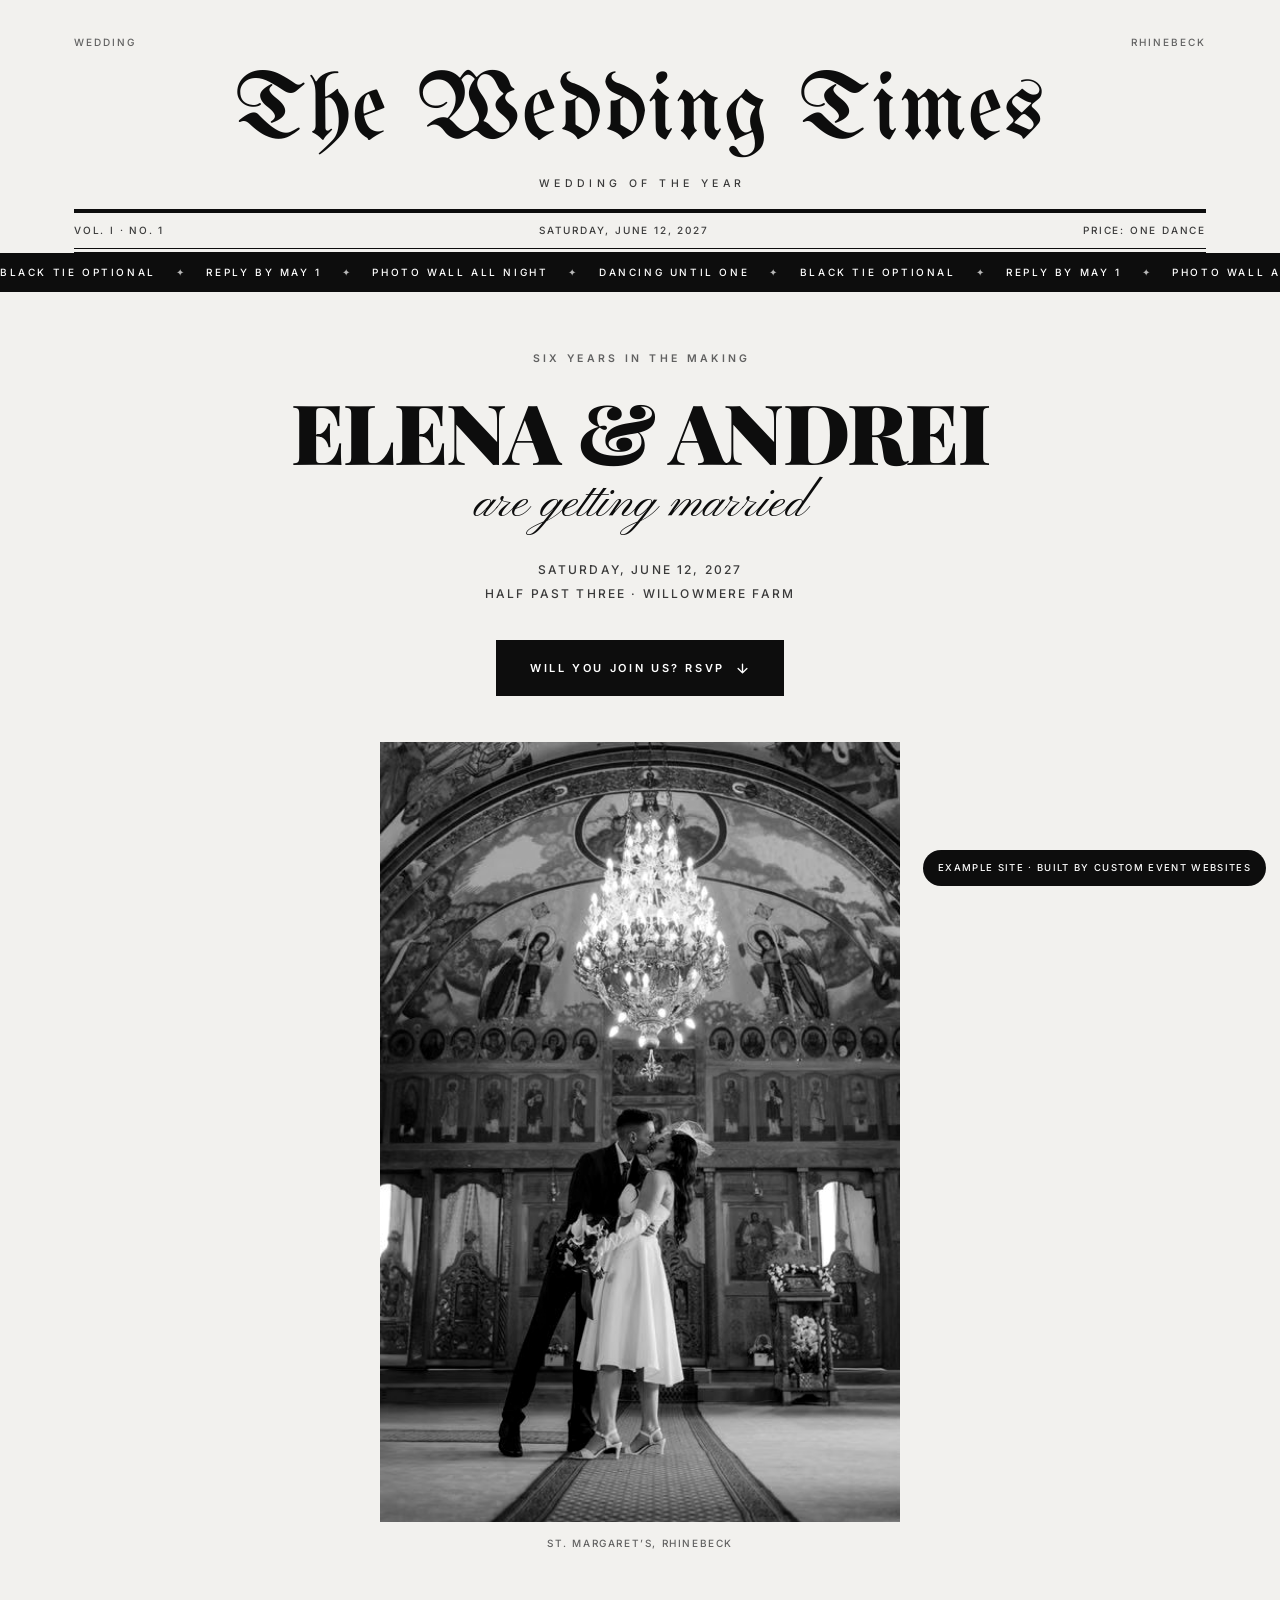
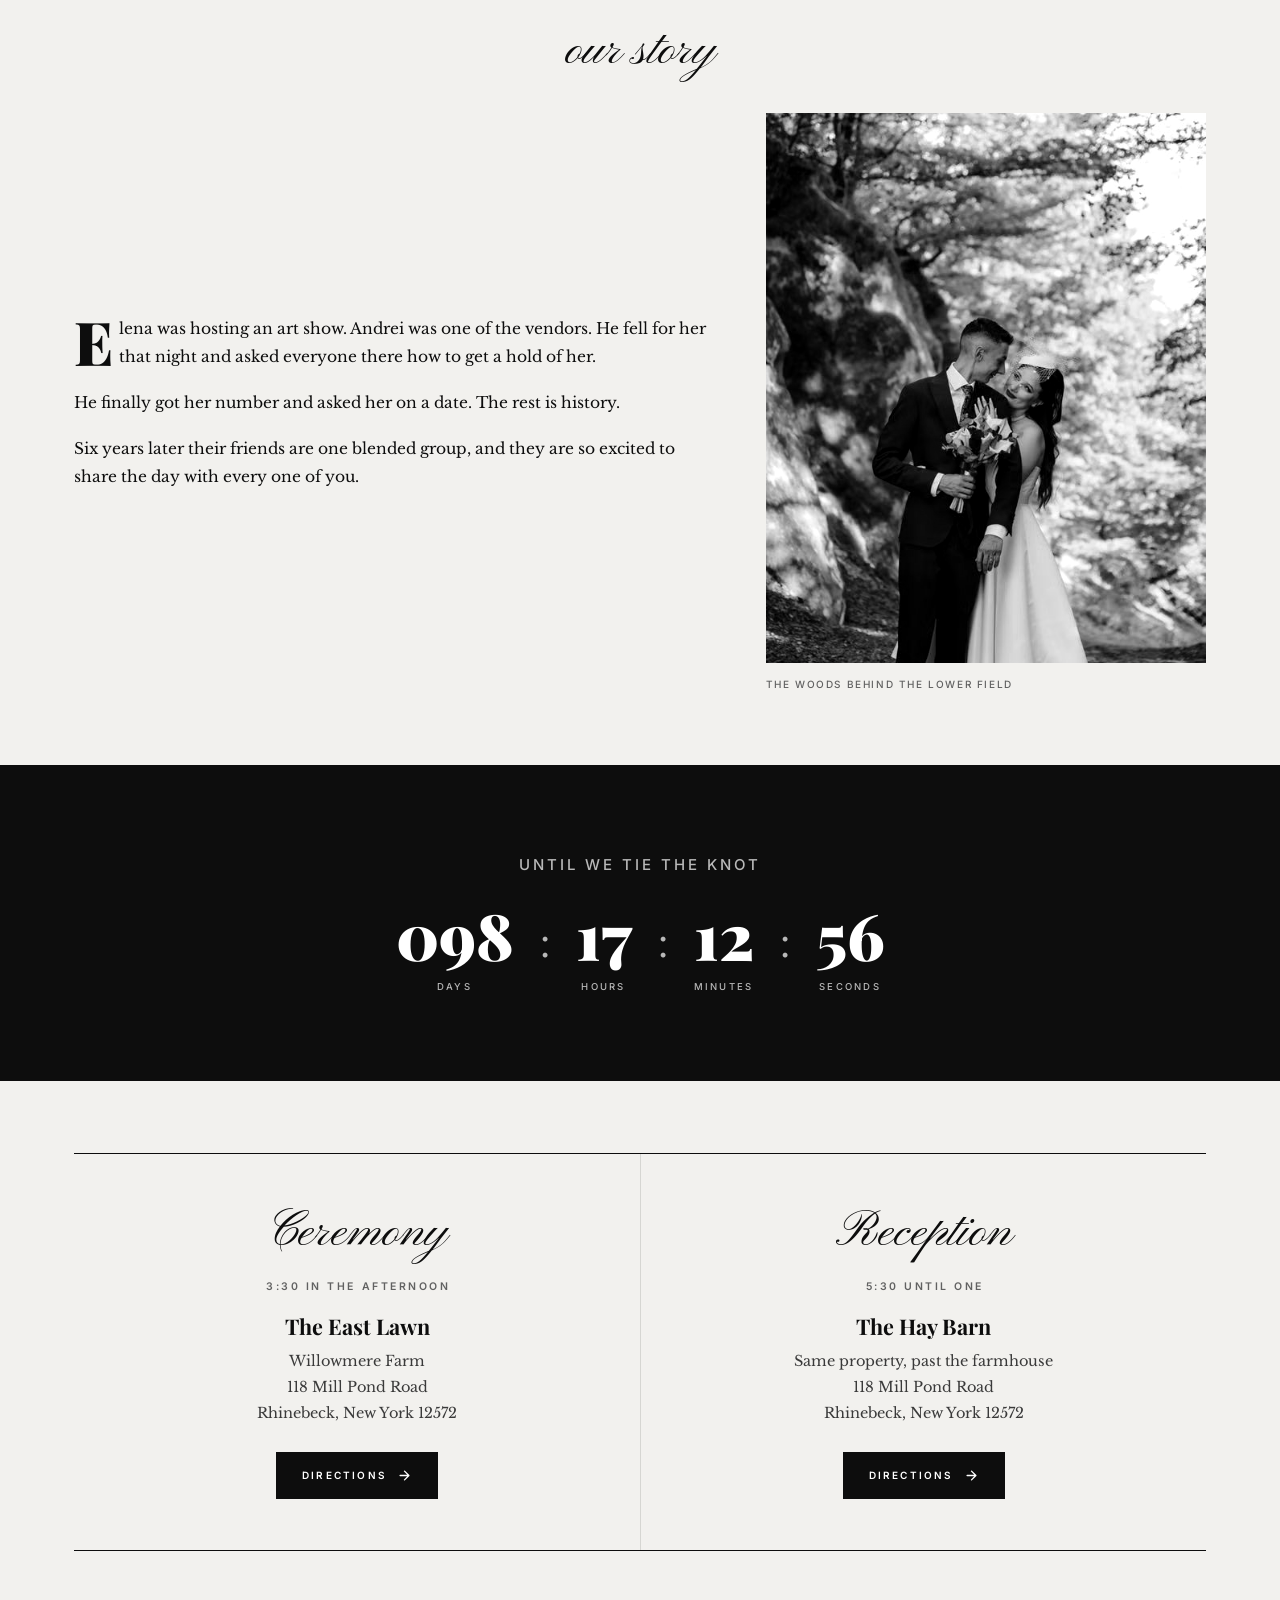
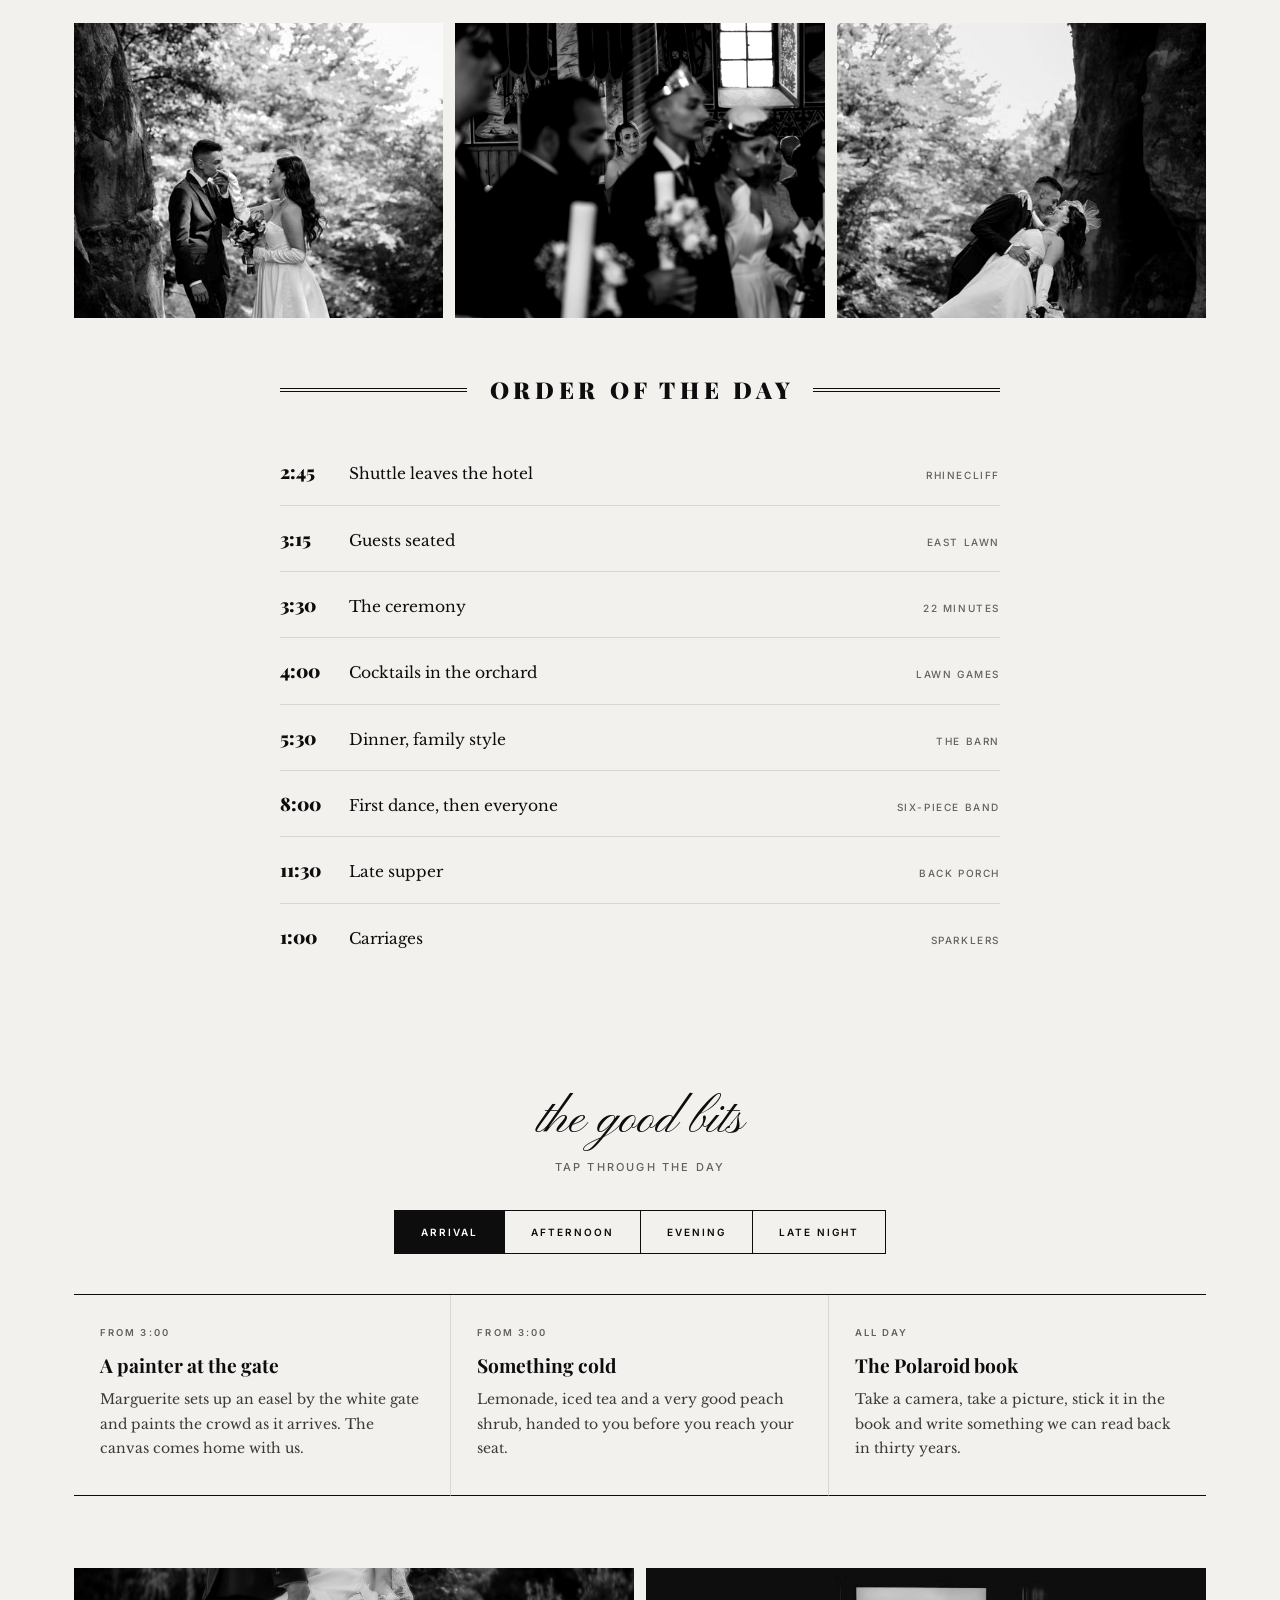
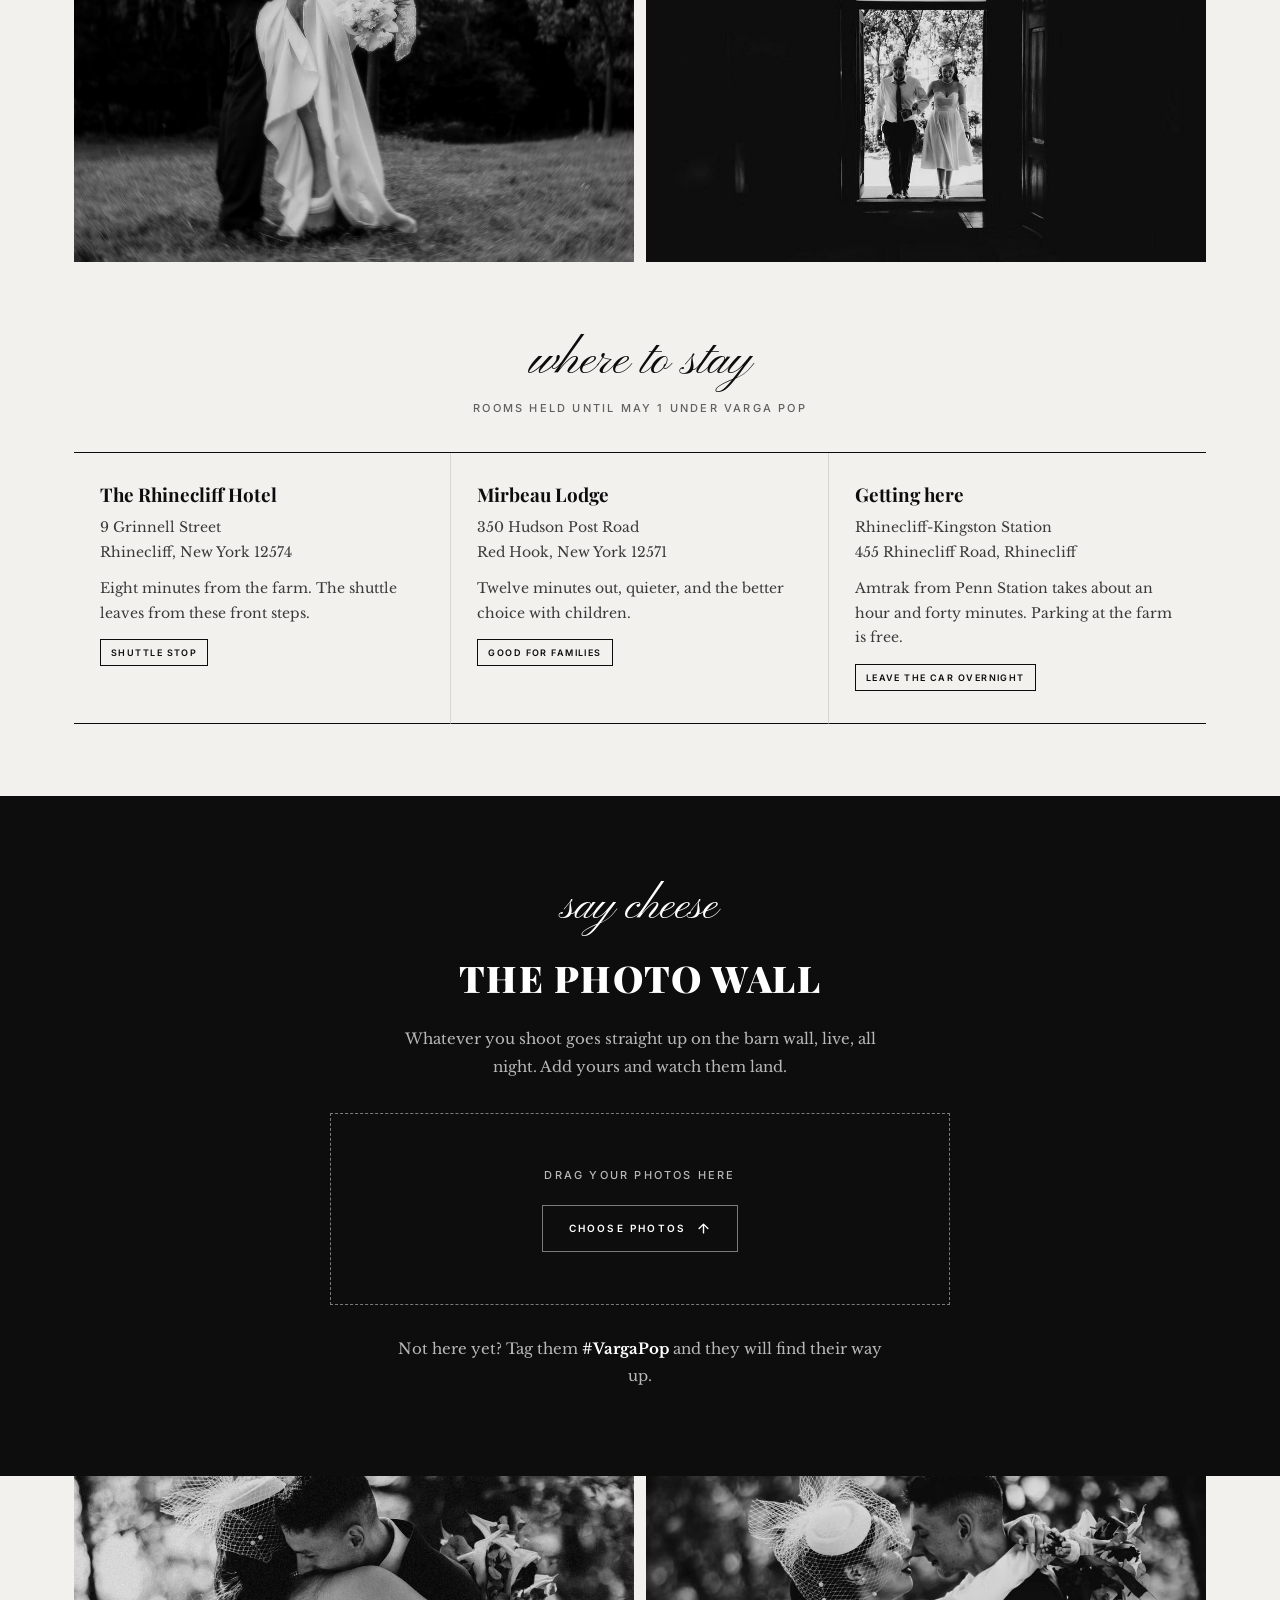
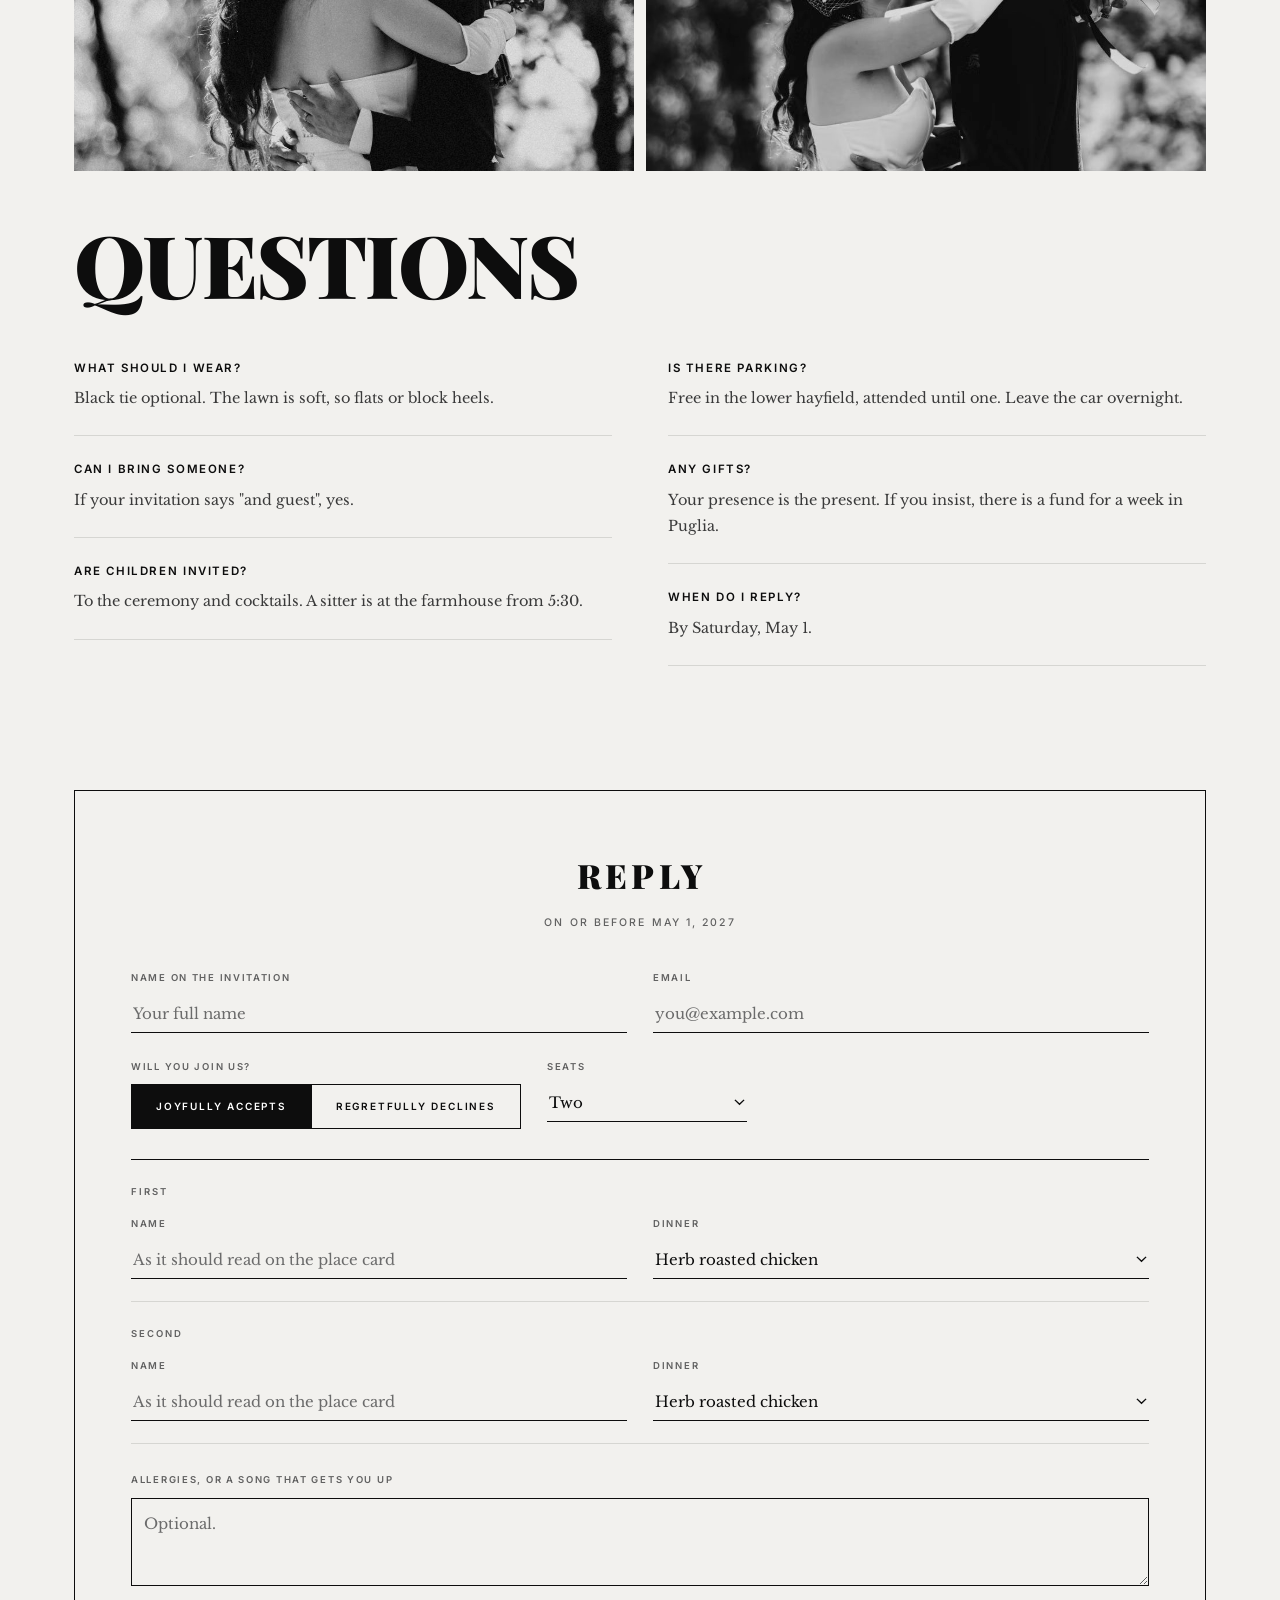
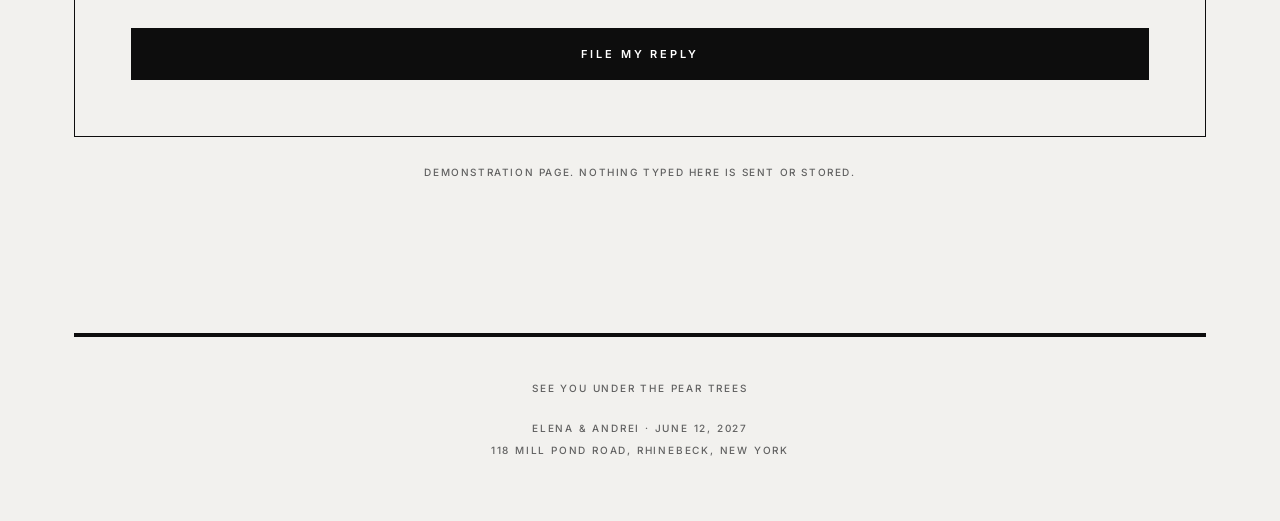
<file: example-wedding.html>
<!doctype html>
<html lang="en">
<head>
<meta charset="utf-8">
<meta name="viewport" content="width=device-width, initial-scale=1, viewport-fit=cover">
<title>The Wedding Times | Elena &amp; Andrei, June 12 2027</title>
<meta name="description" content="Elena Varga and Andrei Pop are married on Saturday, June 12, 2027 at Willowmere Farm in Rhinebeck, New York. Programme, directions, lodging and reply coupon.">
<meta name="robots" content="noindex, follow">
<meta name="theme-color" content="#F2F1EE">
<link rel="icon" href="data:image/svg+xml,%3Csvg xmlns='http://www.w3.org/2000/svg' viewBox='0 0 32 32'%3E%3Crect width='32' height='32' fill='%23F2F1EE'/%3E%3Ctext x='16' y='24' font-size='22' font-family='serif' text-anchor='middle' fill='%230D0D0D'%3EW%3C/text%3E%3C/svg%3E">
<link rel="preconnect" href="https://fonts.googleapis.com">
<link rel="preconnect" href="https://fonts.gstatic.com" crossorigin>
<link rel="stylesheet" href="https://fonts.googleapis.com/css2?family=UnifrakturMaguntia&family=Playfair+Display:ital,wght@0,400;0,700;0,900;1,400;1,700&family=Pinyon+Script&family=Libre+Baskerville:ital,wght@0,400;0,700;1,400&family=Inter:wght@400;500;600&display=swap">
<style>
/* ===================================================================
   THE WEDDING TIMES
   Black ink, white paper, nothing else. A standalone example site
   with its own type and its own rules.
   =================================================================== */

:root{
  color-scheme: light;
  --paper:#F2F1EE;      /* newsprint grey */
  --paper-2:#E7E6E2;
  --ink:#0D0D0D;
  --ink-2:#3A3A3A;      /* 10.6:1 on white */
  --ink-3:#616161;      /*  6.2:1 on white */
  --on-ink:#FFFFFF;
  --on-ink-2:#B8B8B8;   /*  7.6:1 on ink   */
  --rule:#0D0D0D;
  --rule-soft:#D6D6D2;
  --maxw:1180px;
  --disp:"Playfair Display","Times New Roman",serif;
  --body:"Libre Baskerville",Georgia,serif;
  --ui:"Inter","Helvetica Neue",Arial,sans-serif;
  --script:"Pinyon Script","Snell Roundhand",cursive;
  --black:"UnifrakturMaguntia","Playfair Display",serif;
}

*,*::before,*::after{box-sizing:border-box}
html{-webkit-text-size-adjust:100%}

body{
  margin:0;
  background:var(--paper);
  color:var(--ink);
  font-family:var(--body);
  font-size:16px;
  line-height:1.7;
  overflow-x:hidden;
}

img{max-width:100%}
a{color:inherit}
:focus-visible{outline:2px solid var(--ink);outline-offset:3px}

.sheet{max-width:var(--maxw);margin:0 auto;padding:0 24px}
.narrow{max-width:720px;margin-left:auto;margin-right:auto}
.center{text-align:center}

.rule{border:0;border-top:1px solid var(--rule);margin:0}
.rule--thick{border-top-width:4px}
.rule--double{height:5px;border-top:1px solid var(--rule);border-bottom:1px solid var(--rule)}

/* ---------- shared type ---------- */
.ui{
  font-family:var(--ui);
  font-size:11px;
  font-weight:500;
  letter-spacing:.2em;
  text-transform:uppercase;
}
.script{
  font-family:var(--script);
  font-weight:400;
  font-size:clamp(2.1rem,5.2vw,3.1rem);
  line-height:1.1;
  letter-spacing:0;
  text-transform:none;
  margin:0;
}

/* ===================================================================
   MASTHEAD
   =================================================================== */
.masthead{padding:34px 0 0;text-align:center}
.ears{
  display:flex;align-items:flex-end;justify-content:space-between;gap:16px;
  font-family:var(--ui);font-size:10px;font-weight:500;letter-spacing:.2em;
  text-transform:uppercase;color:var(--ink-3);
}
.flag{
  font-family:var(--black);font-weight:400;
  font-size:clamp(2.3rem,10vw,6rem);
  line-height:1;letter-spacing:.01em;margin:14px 0;
}
.flag-sub{
  font-family:var(--ui);font-size:10.5px;font-weight:500;letter-spacing:.42em;
  text-transform:uppercase;color:var(--ink-2);margin:0 0 16px;padding-left:.42em;
}
.dateline{
  display:flex;flex-wrap:wrap;align-items:center;justify-content:space-between;
  gap:4px 18px;padding:9px 0;
  font-family:var(--ui);font-size:10px;font-weight:500;letter-spacing:.18em;
  text-transform:uppercase;color:var(--ink-2);
}

/* ---------- black strip ---------- */
.strip{background:var(--ink);color:var(--on-ink);overflow:hidden}
.strip-in{display:flex;width:max-content;animation:slide 38s linear infinite}
.strip p{
  margin:0;padding:11px 0;white-space:nowrap;
  font-family:var(--ui);font-size:10px;font-weight:500;letter-spacing:.26em;text-transform:uppercase;
}
.strip i{font-style:normal;padding:0 20px;color:var(--on-ink-2)}
@keyframes slide{to{transform:translate3d(-50%,0,0)}}
.strip:hover .strip-in{animation-play-state:paused}

/* ===================================================================
   BANNER
   =================================================================== */
.banner{text-align:center;padding:58px 0 0}
.kicker{
  font-family:var(--ui);font-size:10.5px;font-weight:600;letter-spacing:.32em;
  text-transform:uppercase;color:var(--ink-3);margin:0 0 22px;padding-left:.32em;
}
.banner h1{
  font-family:var(--disp);font-weight:900;
  font-size:clamp(2.4rem,8vw,5.2rem);
  line-height:.98;letter-spacing:-.02em;text-transform:uppercase;margin:0;
}
.banner .script{margin:6px 0 0}
.deck{
  font-family:var(--ui);font-size:12px;font-weight:500;letter-spacing:.18em;
  text-transform:uppercase;color:var(--ink-2);line-height:2;
  max-width:44ch;margin:26px auto 0;
}

/* ===================================================================
   SECTION HEADS
   =================================================================== */
.head{text-align:center;margin:0 0 34px}
.head .script{margin-bottom:10px}
.head .ui{display:block;color:var(--ink-3);font-weight:500}

.band{display:flex;align-items:center;gap:18px;margin:0 0 30px}
.band::before,.band::after{content:"";flex:1;border-top:1px solid var(--rule);border-bottom:1px solid var(--rule);height:4px}
.band h2{
  font-family:var(--disp);font-weight:900;
  font-size:clamp(1.05rem,2.3vw,1.45rem);
  letter-spacing:.2em;text-transform:uppercase;margin:0;padding-left:.2em;
}

.sect{padding:72px 0}
.sect--tight{padding:52px 0}

/* ===================================================================
   PHOTOGRAPHS
   Fixed ratio frame, image covers it. Nothing stretches, whatever
   shape the file happens to be.
   =================================================================== */
.cut{position:relative;overflow:hidden;background:var(--paper-2);margin:0}
.cut img{
  position:absolute;inset:0;width:100%;height:100%;
  object-fit:cover;display:block;
  filter:grayscale(1) contrast(1.06);
}
.cut--lead{aspect-ratio:2/3}
.cut--wide{aspect-ratio:2/1}
.cut--land{aspect-ratio:4/3}
.cut--port{aspect-ratio:2/3}
.cut--45{aspect-ratio:4/5}

figure.plate{margin:0}
.cap,figure.plate figcaption{
  font-family:var(--ui);font-size:10px;font-weight:500;letter-spacing:.16em;
  text-transform:uppercase;color:var(--ink-3);
  padding:12px 0 0;line-height:1.8;
}

figure.plate.lead-shot{max-width:520px;margin:46px auto 0}

/* ===================================================================
   STORY
   =================================================================== */
.story{display:grid;grid-template-columns:1.25fr .85fr;gap:44px;align-items:center}
.story > *{min-width:0}
.story p{font-size:15.5px;line-height:1.85;margin:0 0 1.1em}
.story p:last-child{margin-bottom:0}
.story .dcap::first-letter{
  float:left;font-family:var(--disp);font-weight:900;
  font-size:3.9em;line-height:.78;padding:.06em .1em 0 0;
}

/* ===================================================================
   BLACK PANELS
   =================================================================== */
.panel{background:var(--ink);color:var(--on-ink);padding:clamp(48px,7vw,86px) 24px;text-align:center}
.panel .ui{color:var(--on-ink-2)}
.panel .script{color:var(--on-ink);font-size:clamp(2rem,5vw,2.9rem);line-height:1.1}
.panel h2{
  font-family:var(--disp);font-weight:900;
  font-size:clamp(1.5rem,3.6vw,2.3rem);
  letter-spacing:.04em;text-transform:uppercase;margin:0 0 16px;
}
.panel p{color:var(--on-ink-2);font-size:15px;line-height:1.85;max-width:46ch;margin:0 auto}

/* ---------- countdown ---------- */
.clock{display:flex;justify-content:center;align-items:baseline;gap:clamp(10px,3vw,26px);margin:24px 0 0}
.clock div{text-align:center}
.clock b{
  display:block;font-family:var(--disp);font-weight:900;
  font-size:clamp(2.1rem,7vw,4rem);line-height:1;
  font-variant-numeric:tabular-nums;color:var(--on-ink);
}
.clock span{
  display:block;margin-top:12px;
  font-family:var(--ui);font-size:9.5px;font-weight:500;letter-spacing:.24em;
  text-transform:uppercase;color:var(--on-ink-2);
}
.clock i{
  font-style:normal;font-family:var(--disp);font-weight:400;
  font-size:clamp(1.4rem,4vw,2.4rem);color:var(--on-ink-2);
  position:relative;top:-.12em;
}

/* ===================================================================
   CEREMONY / RECEPTION
   =================================================================== */
.pair{display:grid;grid-template-columns:1fr 1fr;border-top:1px solid var(--rule);border-bottom:1px solid var(--rule)}
.pair > div{padding:clamp(34px,4vw,54px) 28px;text-align:center}
.pair > div + div{border-left:1px solid var(--rule-soft)}
.pair .script{margin-bottom:18px}
.pair .when{
  font-family:var(--ui);font-size:10.5px;font-weight:600;letter-spacing:.24em;
  text-transform:uppercase;color:var(--ink-3);margin:0 0 16px;padding-left:.24em;
}
.pair .place{font-family:var(--disp);font-weight:700;font-size:1.35rem;line-height:1.3;margin:0 0 8px}
.pair address{font-style:normal;font-size:14.5px;line-height:1.8;color:var(--ink-2);margin:0}

.btn{
  display:inline-flex;align-items:center;gap:10px;
  margin-top:26px;padding:15px 26px;
  background:var(--ink);color:var(--on-ink);text-decoration:none;
  font-family:var(--ui);font-size:10px;font-weight:600;letter-spacing:.22em;text-transform:uppercase;
}
.btn svg{width:15px;height:15px;flex:none}
.btn:hover{background:var(--ink-2);color:var(--on-ink)}

/* ===================================================================
   ORDER OF THE DAY
   =================================================================== */
.prog{width:100%;border-collapse:collapse}
.prog tr{border-bottom:1px solid var(--rule-soft)}
.prog tr:last-child{border-bottom:0}
.prog td{padding:17px 0;vertical-align:baseline}
.prog .t{
  font-family:var(--disp);font-weight:900;font-size:1.15rem;
  white-space:nowrap;font-variant-numeric:tabular-nums;width:1%;padding-right:28px;
}
.prog .w{font-size:15.5px}
.prog .n{
  text-align:right;font-family:var(--ui);font-size:10px;font-weight:500;
  letter-spacing:.16em;text-transform:uppercase;color:var(--ink-3);white-space:nowrap;
}

/* ===================================================================
   STAY
   =================================================================== */
.stay{display:grid;grid-template-columns:repeat(auto-fit,minmax(240px,1fr));border-top:1px solid var(--rule)}
.stay article{border-bottom:1px solid var(--rule);border-right:1px solid var(--rule-soft);padding:30px 26px 32px}
.stay article:last-child{border-right:0}
.stay h3{font-family:var(--disp);font-weight:700;font-size:1.18rem;line-height:1.3;margin:0 0 8px}
.stay address{font-style:normal;font-size:14px;line-height:1.75;color:var(--ink-2);margin:0 0 12px}
.stay p{font-size:14px;line-height:1.75;color:var(--ink-2);margin:0}
.stay .tag{display:inline-block;margin-top:14px;border:1px solid var(--rule);padding:5px 10px;
  font-family:var(--ui);font-size:9px;font-weight:600;letter-spacing:.16em;text-transform:uppercase}

/* ===================================================================
   PICTURE STRIPS
   Rows of photographs between sections. Equal columns and one fixed
   height, so every picture in a row matches whatever shape the file
   happens to be.
   =================================================================== */
.pstrip{display:grid;gap:12px;margin:0}
.pstrip--2{grid-template-columns:repeat(2,1fr)}
.pstrip--3{grid-template-columns:repeat(3,1fr)}
.pstrip > *{min-width:0}
.pstrip .cut{aspect-ratio:auto;height:clamp(190px,23vw,330px);border:0}

/* ===================================================================
   QUESTIONS
   =================================================================== */
.qs{display:grid;grid-template-columns:repeat(2,1fr);gap:0 56px}
.qa{padding:24px 0;border-bottom:1px solid var(--rule-soft)}
.qa h3{
  font-family:var(--ui);font-size:11.5px;font-weight:600;letter-spacing:.14em;
  text-transform:uppercase;margin:0 0 7px;
}
.qa p{font-size:14.5px;line-height:1.8;color:var(--ink-2);margin:0}

.big{
  font-family:var(--disp);font-weight:900;
  font-size:clamp(2.6rem,9vw,5.4rem);
  line-height:.95;letter-spacing:-.02em;text-transform:uppercase;margin:0 0 30px;
}

/* ===================================================================
   REPLY
   =================================================================== */
.coupon{border:1px solid var(--rule);padding:clamp(28px,4.5vw,56px)}
.coupon-head{text-align:center;margin:0 0 38px}
.coupon-head h2{
  font-family:var(--disp);font-weight:900;
  font-size:clamp(1.4rem,3.6vw,2.1rem);
  letter-spacing:.12em;text-transform:uppercase;margin:0 0 10px;padding-left:.12em;
}
.coupon-head p{font-family:var(--ui);font-size:10.5px;font-weight:500;letter-spacing:.2em;
  text-transform:uppercase;color:var(--ink-3);margin:0}

.f-row{display:flex;flex-wrap:wrap;gap:26px;margin:0 0 26px}
.f-row > *{flex:1 1 220px;min-width:0}

.lab{
  display:block;font-family:var(--ui);font-size:9.5px;font-weight:600;letter-spacing:.18em;
  text-transform:uppercase;color:var(--ink-3);margin:0 0 9px;
}

input[type=text],input[type=email],select,textarea{
  width:100%;font-family:var(--body);font-size:15px;color:var(--ink);
  background:transparent;border:0;border-bottom:1px solid var(--rule);
  padding:9px 2px;border-radius:0;appearance:none;
}
textarea{border:1px solid var(--rule);padding:12px;resize:vertical;min-height:88px;line-height:1.7}
select{
  background-image:url("data:image/svg+xml,%3Csvg xmlns='http://www.w3.org/2000/svg' viewBox='0 0 12 8'%3E%3Cpath d='M1 1l5 5 5-5' fill='none' stroke='%230D0D0D' stroke-width='1.5'/%3E%3C/svg%3E");
  background-repeat:no-repeat;background-position:right 2px center;background-size:11px;
  padding-right:20px;cursor:pointer;
}
input::placeholder,textarea::placeholder{color:#6B6B6B}

.yn{display:flex;border:1px solid var(--rule);width:max-content;max-width:100%}
.yn label{
  position:relative;cursor:pointer;padding:13px 24px;
  font-family:var(--ui);font-size:10px;font-weight:600;letter-spacing:.18em;text-transform:uppercase;
}
.yn label + label{border-left:1px solid var(--rule)}
.yn input{position:absolute;opacity:0;width:0;height:0}
.yn label:has(input:checked){background:var(--ink);color:var(--on-ink)}
.yn label:has(input:focus-visible){outline:2px solid var(--ink);outline-offset:2px}

.guests{margin:30px 0 0;border-top:1px solid var(--rule)}
.guest{padding:24px 0 6px;border-bottom:1px solid var(--rule-soft)}
.guest-n{font-family:var(--ui);font-size:9.5px;font-weight:600;letter-spacing:.2em;
  text-transform:uppercase;color:var(--ink-3);margin:0 0 16px}

.going-only{display:block}
.rsvp[data-going="no"] .going-only{display:none}

.send{
  width:100%;border:0;cursor:pointer;margin-top:34px;padding:19px 30px;
  background:var(--ink);color:var(--on-ink);
  font-family:var(--ui);font-size:11px;font-weight:600;letter-spacing:.26em;text-transform:uppercase;
}
.send:hover{background:var(--ink-2)}

.filed{display:none;text-align:center;padding:10px 0}
.rsvp.done .filed{display:block}
.rsvp.done .coupon-body{display:none}
.stamp{
  display:inline-block;border:2px solid var(--ink);
  font-family:var(--ui);font-size:12px;font-weight:600;letter-spacing:.26em;text-transform:uppercase;
  padding:15px 28px;margin-bottom:24px;
}
.filed p{font-size:15px;line-height:1.8;color:var(--ink-2);margin:0 auto;max-width:42ch}

/* ===================================================================
   COLOPHON
   =================================================================== */
.colophon{border-top:4px solid var(--rule);margin-top:70px;padding:40px 0 60px;text-align:center}
.colophon .script{margin:0 0 18px}
.colophon p{font-family:var(--ui);font-size:10px;font-weight:500;letter-spacing:.18em;
  text-transform:uppercase;color:var(--ink-3);line-height:2.2;margin:0}

.made{
  position:fixed;right:14px;bottom:14px;z-index:5;
  display:inline-block;background:var(--ink);color:var(--on-ink);
  font-family:var(--ui);font-size:9.5px;font-weight:500;letter-spacing:.14em;
  text-transform:uppercase;text-decoration:none;padding:10px 15px;border-radius:999px;
}
.made:hover{background:var(--ink-2);color:var(--on-ink)}


/* ===================================================================
   ADDED: hero CTA, tabs, photo wall
   =================================================================== */
html{scroll-behavior:smooth}

.btn--big{margin-top:34px;padding:19px 34px;font-size:11px;letter-spacing:.24em}
.btn--line{
  background:transparent;color:var(--on-ink);
  border:1px solid rgba(255,255,255,.45);
}
.btn--line:hover{background:var(--on-ink);color:var(--ink)}

/* ---------- tabs ---------- */
.tabs{
  display:flex;flex-wrap:wrap;justify-content:center;gap:0;
  border:1px solid var(--rule);width:max-content;max-width:100%;margin:0 auto 40px;
}
.tab{
  appearance:none;background:transparent;border:0;cursor:pointer;
  padding:15px 26px;color:var(--ink);
  font-family:var(--ui);font-size:10px;font-weight:600;letter-spacing:.2em;text-transform:uppercase;
}
.tab + .tab{border-left:1px solid var(--rule)}
.tab[aria-selected="true"]{background:var(--ink);color:var(--on-ink)}
.tab:hover[aria-selected="false"]{background:var(--paper-2)}

.tpanel[hidden]{display:none}
.xgrid{display:grid;grid-template-columns:repeat(auto-fit,minmax(250px,1fr));border-top:1px solid var(--rule)}
.xgrid article{
  border-bottom:1px solid var(--rule);border-right:1px solid var(--rule-soft);
  padding:30px 26px 34px;transition:background .18s ease;
}
.xgrid article:last-child{border-right:0}
.xgrid article:hover{background:var(--paper-2)}
.x-when{
  display:block;font-family:var(--ui);font-size:9.5px;font-weight:600;letter-spacing:.22em;
  text-transform:uppercase;color:var(--ink-3);margin:0 0 12px;
}
.xgrid h3{font-family:var(--disp);font-weight:700;font-size:1.2rem;line-height:1.3;margin:0 0 9px}
.xgrid p{font-size:14px;line-height:1.75;color:var(--ink-2);margin:0}

/* ---------- photo wall ---------- */
.drop{
  border:1px dashed rgba(255,255,255,.45);
  padding:clamp(30px,5vw,52px) 24px;
  max-width:620px;margin:32px auto 0;
  transition:border-color .18s ease,background .18s ease;
}
.drop.over{border-color:var(--on-ink);background:rgba(255,255,255,.06)}
.drop .ui{color:var(--on-ink-2);margin:0 0 20px;display:block}
.drop .btn{margin-top:0}

.wall{
  display:grid;grid-template-columns:repeat(auto-fill,minmax(96px,1fr));
  gap:10px;max-width:620px;margin:26px auto 0;
}
.wall figure{margin:0;position:relative;aspect-ratio:1/1;overflow:hidden;background:#222}
.wall img{position:absolute;inset:0;width:100%;height:100%;object-fit:cover;display:block}
.wall:empty{display:none}

.tally{
  display:block;margin:22px auto 0;color:var(--on-ink);
  font-family:var(--ui);font-size:10px;font-weight:600;letter-spacing:.22em;text-transform:uppercase;
}

/* ===================================================================
   RESPONSIVE
   =================================================================== */
@media (max-width:900px){
  .story{grid-template-columns:1fr;gap:34px}
  .qs{grid-template-columns:1fr;gap:0}
}

@media (max-width:640px){
  .sheet{padding:0 18px}
  .sect{padding:52px 0}
  .sect--tight{padding:40px 0}
  .ears{font-size:9px;letter-spacing:.14em}
  .ears span{max-width:44%}
  .dateline{justify-content:center;text-align:center;gap:3px 14px}
  .pair{grid-template-columns:1fr}
  .pair > div + div{border-left:0;border-top:1px solid var(--rule-soft)}
  .pstrip{gap:8px}
  .pstrip .cut{height:clamp(130px,34vw,190px)}
  .stay article{border-right:0}
  .prog .t{padding-right:18px;font-size:1.05rem}
  .prog .n{display:none}
  .yn{width:100%}
  .yn label{flex:1;text-align:center;padding:14px 8px}
  .made{right:10px;bottom:10px;font-size:9px;padding:9px 12px}
}

@media (max-width:640px){
  .tabs{width:100%}
  .tab{flex:1 1 50%;padding:14px 10px;font-size:9px;letter-spacing:.14em}
  .tab:nth-child(3){border-left:0}
  .tab:nth-child(3),.tab:nth-child(4){border-top:1px solid var(--rule)}
  .xgrid article{border-right:0}
}

@media (prefers-reduced-motion:reduce){
  html{scroll-behavior:auto}
  .strip-in{animation:none}
}

@media print{
  .made,.strip{display:none}
  .panel{background:#fff;color:#000;border:1px solid #000}
}
</style>
</head>
<body>

<!-- ===================== MASTHEAD ===================== -->
<div class="sheet">
  <header class="masthead">
    <div class="ears">
      <span>Wedding</span>
      <span>Rhinebeck</span>
    </div>
    <h1 class="flag">The Wedding Times</h1>
    <p class="flag-sub">Wedding of the Year</p>
    <hr class="rule rule--thick">
    <div class="dateline">
      <span>Vol. I &middot; No. 1</span>
      <span>Saturday, June 12, 2027</span>
      <span>Price: One Dance</span>
    </div>
    <hr class="rule rule--double">
  </header>
</div>

<div class="strip" aria-hidden="true">
  <div class="strip-in">
    <p>Black tie optional<i>&#10022;</i>Reply by May 1<i>&#10022;</i>Photo wall all night<i>&#10022;</i>Dancing until one<i>&#10022;</i></p>
    <p>Black tie optional<i>&#10022;</i>Reply by May 1<i>&#10022;</i>Photo wall all night<i>&#10022;</i>Dancing until one<i>&#10022;</i></p>
  </div>
</div>

<!-- ===================== BANNER ===================== -->
<div class="sheet">
  <section class="banner">
    <p class="kicker">Six Years In The Making</p>
    <h1>Elena &amp; Andrei</h1>
    <p class="script">are getting married</p>
    <p class="deck">Saturday, June 12, 2027<br>Half past three &middot; Willowmere Farm</p>

    <a class="btn btn--big" href="#reply">Will you join us? RSVP
      <svg viewBox="0 0 24 24" fill="none" stroke="currentColor" stroke-width="2.2" stroke-linecap="round" stroke-linejoin="round" aria-hidden="true"><path d="M12 5v13M5 12l7 7 7-7"/></svg>
    </a>

    <figure class="plate lead-shot">
      <div class="cut cut--lead">
        <img src="img/wedding/church-kiss.jpg" alt="Elena and Andrei kissing beneath the chandelier at St. Margaret's" width="499" height="750">
      </div>
      <figcaption class="center">St. Margaret&rsquo;s, Rhinebeck</figcaption>
    </figure>
  </section>

  <!-- ===================== STORY ===================== -->
  <section class="sect">
    <div class="head">
      <p class="script">our story</p>
    </div>
    <div class="story">
      <div>
        <p class="dcap">Elena was hosting an art show. Andrei was one of the vendors. He fell for her that night and asked everyone there how to get a hold of her.</p>
        <p>He finally got her number and asked her on a date. The rest is history.</p>
        <p>Six years later their friends are one blended group, and they are so excited to share the day with every one of you.</p>
      </div>
      <figure class="plate">
        <div class="cut cut--45">
          <img src="img/wedding/forest-pair.jpg" alt="The couple standing together among trees" width="547" height="750">
        </div>
        <figcaption>The woods behind the lower field</figcaption>
      </figure>
    </div>
  </section>
</div>

<!-- ===================== COUNTDOWN ===================== -->
<section class="panel">
  <p class="ui" style="margin:0 auto 6px">Until we tie the knot</p>
  <div class="clock" id="clock">
    <div><b id="cd">000</b><span>Days</span></div>
    <i>:</i>
    <div><b id="ch">00</b><span>Hours</span></div>
    <i>:</i>
    <div><b id="cm">00</b><span>Minutes</span></div>
    <i>:</i>
    <div><b id="cs">00</b><span>Seconds</span></div>
  </div>
</section>

<div class="sheet">

  <!-- ===================== CEREMONY / RECEPTION ===================== -->
  <section class="sect">
    <div class="pair">
      <div>
        <p class="script">Ceremony</p>
        <p class="when">3:30 in the afternoon</p>
        <p class="place">The East Lawn</p>
        <address>Willowmere Farm<br>118 Mill Pond Road<br>Rhinebeck, New York 12572</address>
        <a class="btn" href="#stay">Directions
          <svg viewBox="0 0 24 24" fill="none" stroke="currentColor" stroke-width="2.2" stroke-linecap="round" stroke-linejoin="round" aria-hidden="true"><path d="M5 12h13M12 5l7 7-7 7"/></svg>
        </a>
      </div>
      <div>
        <p class="script">Reception</p>
        <p class="when">5:30 until one</p>
        <p class="place">The Hay Barn</p>
        <address>Same property, past the farmhouse<br>118 Mill Pond Road<br>Rhinebeck, New York 12572</address>
        <a class="btn" href="#stay">Directions
          <svg viewBox="0 0 24 24" fill="none" stroke="currentColor" stroke-width="2.2" stroke-linecap="round" stroke-linejoin="round" aria-hidden="true"><path d="M5 12h13M12 5l7 7-7 7"/></svg>
        </a>
      </div>
    </div>
  </section>

  <!-- ---------- pictures ---------- -->
  <div class="pstrip pstrip--3">
      <div class="cut"><img src="img/wedding/hand-kiss.jpg" alt="A hand being kissed" width="495" height="750"></div>
      <div class="cut"><img src="img/wedding/ceremony-bw.jpg" alt="Guests seated for the ceremony" width="1092" height="750"></div>
      <div class="cut"><img src="img/wedding/dip-forest.jpg" alt="The couple dancing among trees" width="519" height="750"></div>
  </div>

  <!-- ===================== ORDER OF THE DAY ===================== -->
  <section class="sect--tight">
    <div class="narrow">
      <div class="band"><h2>Order of the Day</h2></div>
      <table class="prog">
        <tbody>
          <tr><td class="t">2:45</td><td class="w">Shuttle leaves the hotel</td><td class="n">Rhinecliff</td></tr>
          <tr><td class="t">3:15</td><td class="w">Guests seated</td><td class="n">East lawn</td></tr>
          <tr><td class="t">3:30</td><td class="w">The ceremony</td><td class="n">22 minutes</td></tr>
          <tr><td class="t">4:00</td><td class="w">Cocktails in the orchard</td><td class="n">Lawn games</td></tr>
          <tr><td class="t">5:30</td><td class="w">Dinner, family style</td><td class="n">The barn</td></tr>
          <tr><td class="t">8:00</td><td class="w">First dance, then everyone</td><td class="n">Six-piece band</td></tr>
          <tr><td class="t">11:30</td><td class="w">Late supper</td><td class="n">Back porch</td></tr>
          <tr><td class="t">1:00</td><td class="w">Carriages</td><td class="n">Sparklers</td></tr>
        </tbody>
      </table>
    </div>
  </section>

  <!-- ===================== THE GOOD BITS ===================== -->
  <section class="sect" id="experience">
    <div class="head">
      <p class="script">the good bits</p>
      <span class="ui">Tap through the day</span>
    </div>

    <div class="tabs" role="tablist" aria-label="The day">
      <button class="tab" type="button" role="tab" id="tab1" aria-controls="pan1" aria-selected="true">Arrival</button>
      <button class="tab" type="button" role="tab" id="tab2" aria-controls="pan2" aria-selected="false" tabindex="-1">Afternoon</button>
      <button class="tab" type="button" role="tab" id="tab3" aria-controls="pan3" aria-selected="false" tabindex="-1">Evening</button>
      <button class="tab" type="button" role="tab" id="tab4" aria-controls="pan4" aria-selected="false" tabindex="-1">Late night</button>
    </div>

    <div class="tpanel" id="pan1" role="tabpanel" aria-labelledby="tab1" tabindex="0">
      <div class="xgrid">
        <article>
          <span class="x-when">From 3:00</span>
          <h3>A painter at the gate</h3>
          <p>Marguerite sets up an easel by the white gate and paints the crowd as it arrives. The canvas comes home with us.</p>
        </article>
        <article>
          <span class="x-when">From 3:00</span>
          <h3>Something cold</h3>
          <p>Lemonade, iced tea and a very good peach shrub, handed to you before you reach your seat.</p>
        </article>
        <article>
          <span class="x-when">All day</span>
          <h3>The Polaroid book</h3>
          <p>Take a camera, take a picture, stick it in the book and write something we can read back in thirty years.</p>
        </article>
      </div>
    </div>

    <div class="tpanel" id="pan2" role="tabpanel" aria-labelledby="tab2" tabindex="0" hidden>
      <div class="xgrid">
        <article>
          <span class="x-when">4:00</span>
          <h3>The oyster cart</h3>
          <p>Shucked to order in the pear orchard, with mignonette and a lot of lemon.</p>
        </article>
        <article>
          <span class="x-when">4:00</span>
          <h3>Lawn games</h3>
          <p>Bocce, croquet and a ring toss that has caused arguments at two previous family weddings.</p>
        </article>
        <article>
          <span class="x-when">4:30</span>
          <h3>A string trio</h3>
          <p>Three players from Kingston under the big pear tree. Requests welcome, within reason.</p>
        </article>
      </div>
    </div>

    <div class="tpanel" id="pan3" role="tabpanel" aria-labelledby="tab3" tabindex="0" hidden>
      <div class="xgrid">
        <article>
          <span class="x-when">5:30</span>
          <h3>Dinner, family style</h3>
          <p>Long tables, big platters, pass everything to your left. No assigned seats and no head table.</p>
        </article>
        <article>
          <span class="x-when">8:00</span>
          <h3>Six-piece band</h3>
          <p>Horns and all. They take requests, and you can leave yours on the reply form below.</p>
        </article>
        <article>
          <span class="x-when">9:00</span>
          <h3>The cake</h3>
          <p>Four tiers, olive oil and lemon, built by the baker who made Elena&rsquo;s first birthday cake.</p>
        </article>
      </div>
    </div>

    <div class="tpanel" id="pan4" role="tabpanel" aria-labelledby="tab4" tabindex="0" hidden>
      <div class="xgrid">
        <article>
          <span class="x-when">11:00</span>
          <h3>Late night burgers</h3>
          <p>A burger van pulls into the field at eleven and stays until the last person gives up. Fries included, obviously.</p>
        </article>
        <article>
          <span class="x-when">11:30</span>
          <h3>Pierogi and pickles</h3>
          <p>Elena&rsquo;s grandmother&rsquo;s recipe, served on the back porch by people who have made it a hundred times.</p>
        </article>
        <article>
          <span class="x-when">1:00</span>
          <h3>Sparklers at the gate</h3>
          <p>Everybody out, everybody lit, one photograph, then the shuttle.</p>
        </article>
      </div>
    </div>
  </section>

  <!-- ---------- pictures ---------- -->
  <div class="pstrip pstrip--2">
      <div class="cut"><img src="img/wedding/walking-bw.jpg" alt="The couple walking down a path" width="1100" height="551"></div>
      <div class="cut"><img src="img/wedding/doorway-bw.jpg" alt="The couple framed in a doorway" width="1100" height="658"></div>
  </div>

  <!-- ===================== STAY ===================== -->
  <section class="sect" id="stay">
    <div class="head">
      <p class="script">where to stay</p>
      <span class="ui">Rooms held until May 1 under Varga Pop</span>
    </div>
    <div class="stay">
      <article>
        <h3>The Rhinecliff Hotel</h3>
        <address>9 Grinnell Street<br>Rhinecliff, New York 12574</address>
        <p>Eight minutes from the farm. The shuttle leaves from these front steps.</p>
        <span class="tag">Shuttle stop</span>
      </article>
      <article>
        <h3>Mirbeau Lodge</h3>
        <address>350 Hudson Post Road<br>Red Hook, New York 12571</address>
        <p>Twelve minutes out, quieter, and the better choice with children.</p>
        <span class="tag">Good for families</span>
      </article>
      <article>
        <h3>Getting here</h3>
        <address>Rhinecliff-Kingston Station<br>455 Rhinecliff Road, Rhinecliff</address>
        <p>Amtrak from Penn Station takes about an hour and forty minutes. Parking at the farm is free.</p>
        <span class="tag">Leave the car overnight</span>
      </article>
    </div>
  </section>
</div>

<!-- ===================== PHOTO WALL ===================== -->
<section class="panel" id="photos">
  <p class="script" style="margin:0 auto 14px">say cheese</p>
  <h2>The Photo Wall</h2>
  <p>Whatever you shoot goes straight up on the barn wall, live, all night. Add yours and watch them land.</p>

  <div class="drop" id="drop">
    <input type="file" id="file" accept="image/*" multiple hidden>
    <span class="ui" id="dropMsg">Drag your photos here</span>
    <button class="btn btn--line" type="button" id="pick">Choose photos
      <svg viewBox="0 0 24 24" fill="none" stroke="currentColor" stroke-width="2.2" stroke-linecap="round" stroke-linejoin="round" aria-hidden="true"><path d="M12 19V5M5 12l7-7 7 7"/></svg>
    </button>
  </div>

  <div class="wall" id="wall" aria-live="polite"></div>
  <span class="tally" id="tally" hidden></span>

  <p style="margin-top:30px">Not here yet? Tag them <b style="color:#fff">#VargaPop</b> and they will find their way up.</p>
</section>

<div class="sheet">

  <!-- ---------- pictures ---------- -->
  <div class="pstrip pstrip--2">
      <div class="cut"><img src="img/wedding/embrace-bw.jpg" alt="The couple embracing" width="1036" height="750"></div>
      <div class="cut"><img src="img/wedding/almost-kiss-bw.jpg" alt="The couple about to kiss" width="967" height="750"></div>
  </div>

  <!-- ===================== QUESTIONS ===================== -->
  <section class="sect--tight">
    <h2 class="big">Questions</h2>
    <div class="qs">
      <div>
        <div class="qa">
          <h3>What should I wear?</h3>
          <p>Black tie optional. The lawn is soft, so flats or block heels.</p>
        </div>
        <div class="qa">
          <h3>Can I bring someone?</h3>
          <p>If your invitation says "and guest", yes.</p>
        </div>
        <div class="qa">
          <h3>Are children invited?</h3>
          <p>To the ceremony and cocktails. A sitter is at the farmhouse from 5:30.</p>
        </div>
      </div>
      <div>
        <div class="qa">
          <h3>Is there parking?</h3>
          <p>Free in the lower hayfield, attended until one. Leave the car overnight.</p>
        </div>
        <div class="qa">
          <h3>Any gifts?</h3>
          <p>Your presence is the present. If you insist, there is a fund for a week in Puglia.</p>
        </div>
        <div class="qa">
          <h3>When do I reply?</h3>
          <p>By Saturday, May 1.</p>
        </div>
      </div>
    </div>
  </section>

  <!-- ===================== REPLY ===================== -->
  <section class="sect" id="reply">
    <form class="coupon rsvp" id="rsvp" data-going="yes" novalidate>
      <div class="coupon-head">
        <h2>Reply</h2>
        <p>On or before May 1, 2027</p>
      </div>

      <div class="coupon-body">
        <div class="f-row">
          <div>
            <label class="lab" for="who">Name on the invitation</label>
            <input id="who" type="text" autocomplete="name" placeholder="Your full name">
          </div>
          <div>
            <label class="lab" for="mail">Email</label>
            <input id="mail" type="email" autocomplete="email" placeholder="you@example.com">
          </div>
        </div>

        <div class="f-row">
          <div style="flex:0 1 auto">
            <span class="lab">Will you join us?</span>
            <div class="yn">
              <label><input type="radio" name="going" value="yes" checked>Joyfully accepts</label>
              <label><input type="radio" name="going" value="no">Regretfully declines</label>
            </div>
          </div>
          <div class="going-only" style="flex:0 1 200px">
            <label class="lab" for="party">Seats</label>
            <select id="party">
              <option value="1">One</option>
              <option value="2" selected>Two</option>
              <option value="3">Three</option>
              <option value="4">Four</option>
              <option value="5">Five</option>
              <option value="6">Six</option>
            </select>
          </div>
        </div>

        <div class="going-only">
          <div class="guests" id="guests"></div>
          <div style="margin-top:28px">
            <label class="lab" for="notes">Allergies, or a song that gets you up</label>
            <textarea id="notes" placeholder="Optional."></textarea>
          </div>
        </div>

        <button class="send" type="submit">File my reply</button>
      </div>

      <div class="filed" aria-live="polite">
        <span class="stamp">Reply Filed</span>
        <p id="filedMsg">Thank you. Details will follow closer to the day.</p>
      </div>
    </form>
    <p class="cap center" style="padding-top:16px">Demonstration page. Nothing typed here is sent or stored.</p>
  </section>

  <!-- ===================== COLOPHON ===================== -->
  <footer class="colophon">
    <p class="script">see you under the pear trees</p>
    <p>Elena &amp; Andrei &middot; June 12, 2027<br>118 Mill Pond Road, Rhinebeck, New York</p>
  </footer>

</div>

<a class="made" href="examples.html">Example site &middot; built by Custom Event Websites</a>

<script>
(function(){
  'use strict';

  /* ---------- countdown ----------
     Fixed at 98 days, 17 hours, 12 minutes so the page never needs
     updating. Only the seconds move, counting down from the moment
     the page opens and rolling over at zero.                        */
  var cd = document.getElementById('cd'), ch = document.getElementById('ch'),
      cm = document.getElementById('cm'), cs = document.getElementById('cs');

  function pad(n, w){ n = String(Math.max(0, n)); while (n.length < w) n = '0' + n; return n; }

  if (cd){
    cd.textContent = '098';
    ch.textContent = '17';
    cm.textContent = '12';

    var sec = 59;
    cs.textContent = pad(sec, 2);
    setInterval(function(){
      sec = sec > 0 ? sec - 1 : 59;
      cs.textContent = pad(sec, 2);
    }, 1000);
  }

  /* ---------- guest rows, rebuilt without losing what is typed ---------- */
  var MEALS = ['Herb roasted chicken','Braised short rib','Wild mushroom risotto (vegan)','Children’s plate'];
  var ORD = ['First','Second','Third','Fourth','Fifth','Sixth'];

  var party = document.getElementById('party');
  var guests = document.getElementById('guests');

  function renderGuests(){
    if (!guests || !party) return;
    var n = parseInt(party.value, 10) || 1;

    var keep = [];
    guests.querySelectorAll('.guest').forEach(function(row){
      keep.push({
        name: row.querySelector('input') ? row.querySelector('input').value : '',
        meal: row.querySelector('select') ? row.querySelector('select').value : ''
      });
    });

    var html = '';
    for (var i = 0; i < n; i++){
      var prev = keep[i] || { name:'', meal:'' };
      var opts = MEALS.map(function(m){
        return '<option value="' + m + '"' + (prev.meal === m ? ' selected' : '') + '>' + m + '</option>';
      }).join('');

      html +=
        '<div class="guest">' +
          '<p class="guest-n">' + (ORD[i] || ('Guest ' + (i + 1))) + '</p>' +
          '<div class="f-row" style="margin-bottom:16px">' +
            '<div>' +
              '<label class="lab" for="gn' + i + '">Name</label>' +
              '<input id="gn' + i + '" type="text" autocomplete="off" placeholder="As it should read on the place card" value="' +
                prev.name.replace(/"/g, '&quot;') + '">' +
            '</div>' +
            '<div>' +
              '<label class="lab" for="gm' + i + '">Dinner</label>' +
              '<select id="gm' + i + '">' + opts + '</select>' +
            '</div>' +
          '</div>' +
        '</div>';
    }
    guests.innerHTML = html;
  }

  if (party){ party.addEventListener('change', renderGuests); renderGuests(); }


  /* ---------- the good bits: tabs ---------- */
  var tabs = Array.prototype.slice.call(document.querySelectorAll('.tab'));
  if (tabs.length){
    function select(i){
      tabs.forEach(function(t, j){
        var on = i === j;
        t.setAttribute('aria-selected', on ? 'true' : 'false');
        t.tabIndex = on ? 0 : -1;
        var panel = document.getElementById(t.getAttribute('aria-controls'));
        if (panel) panel.hidden = !on;
      });
    }
    tabs.forEach(function(t, i){
      t.addEventListener('click', function(){ select(i); });
      t.addEventListener('keydown', function(e){
        var n = null;
        if (e.key === 'ArrowRight') n = (i + 1) % tabs.length;
        if (e.key === 'ArrowLeft')  n = (i - 1 + tabs.length) % tabs.length;
        if (e.key === 'Home') n = 0;
        if (e.key === 'End')  n = tabs.length - 1;
        if (n === null) return;
        e.preventDefault();
        select(n);
        tabs[n].focus();
      });
    });
  }

  /* ---------- the photo wall ----------
     Everything here stays in the browser. Nothing is uploaded, which is
     what a real build would wire up to storage.                        */
  var drop  = document.getElementById('drop');
  var input = document.getElementById('file');
  var pick  = document.getElementById('pick');
  var wall  = document.getElementById('wall');
  var tally = document.getElementById('tally');
  var count = 0;

  function addFiles(list){
    var files = Array.prototype.slice.call(list || []).filter(function(f){
      return f.type && f.type.indexOf('image/') === 0;
    });
    if (!files.length) return;

    files.slice(0, 24).forEach(function(f){
      var fig = document.createElement('figure');
      var img = document.createElement('img');
      img.alt = f.name;
      img.src = URL.createObjectURL(f);
      img.addEventListener('load', function(){ URL.revokeObjectURL(img.src); });
      fig.appendChild(img);
      wall.appendChild(fig);
      count++;
    });

    tally.hidden = false;
    tally.textContent = count + (count === 1 ? ' photo on the wall' : ' photos on the wall') +
      '  \u00b7  demo only, nothing leaves this page';
  }

  if (drop && input){
    pick.addEventListener('click', function(){ input.click(); });
    input.addEventListener('change', function(){ addFiles(input.files); input.value = ''; });

    ['dragenter','dragover'].forEach(function(ev){
      drop.addEventListener(ev, function(e){ e.preventDefault(); drop.classList.add('over'); });
    });
    ['dragleave','dragend'].forEach(function(ev){
      drop.addEventListener(ev, function(){ drop.classList.remove('over'); });
    });
    drop.addEventListener('drop', function(e){
      e.preventDefault();
      drop.classList.remove('over');
      addFiles(e.dataTransfer && e.dataTransfer.files);
    });
  }

  /* ---------- accepts / declines ---------- */
  var form = document.getElementById('rsvp');
  if (form){
    form.querySelectorAll('input[name="going"]').forEach(function(r){
      r.addEventListener('change', function(){ form.setAttribute('data-going', r.value); });
    });

    form.addEventListener('submit', function(e){
      e.preventDefault();
      var el = document.getElementById('who');
      var name = (el.value || '').trim();
      if (!name){ el.focus(); return; }

      var going = form.getAttribute('data-going') === 'yes';
      var msg = document.getElementById('filedMsg');
      var stamp = form.querySelector('.stamp');

      if (going){
        var n = parseInt(party.value, 10) || 1;
        stamp.textContent = 'Reply Filed';
        msg.textContent = n + (n === 1 ? ' seat is' : ' seats are') + ' held under your name, ' + name +
          '. Details will follow closer to the day.';
      } else {
        stamp.textContent = 'Reply Noted';
        msg.textContent = 'Thank you for letting us know, ' + name + '. You will be missed.';
      }

      form.classList.add('done');
      form.scrollIntoView({ behavior:'smooth', block:'center' });
    });
  }
})();
</script>
</body>
</html>
</file>
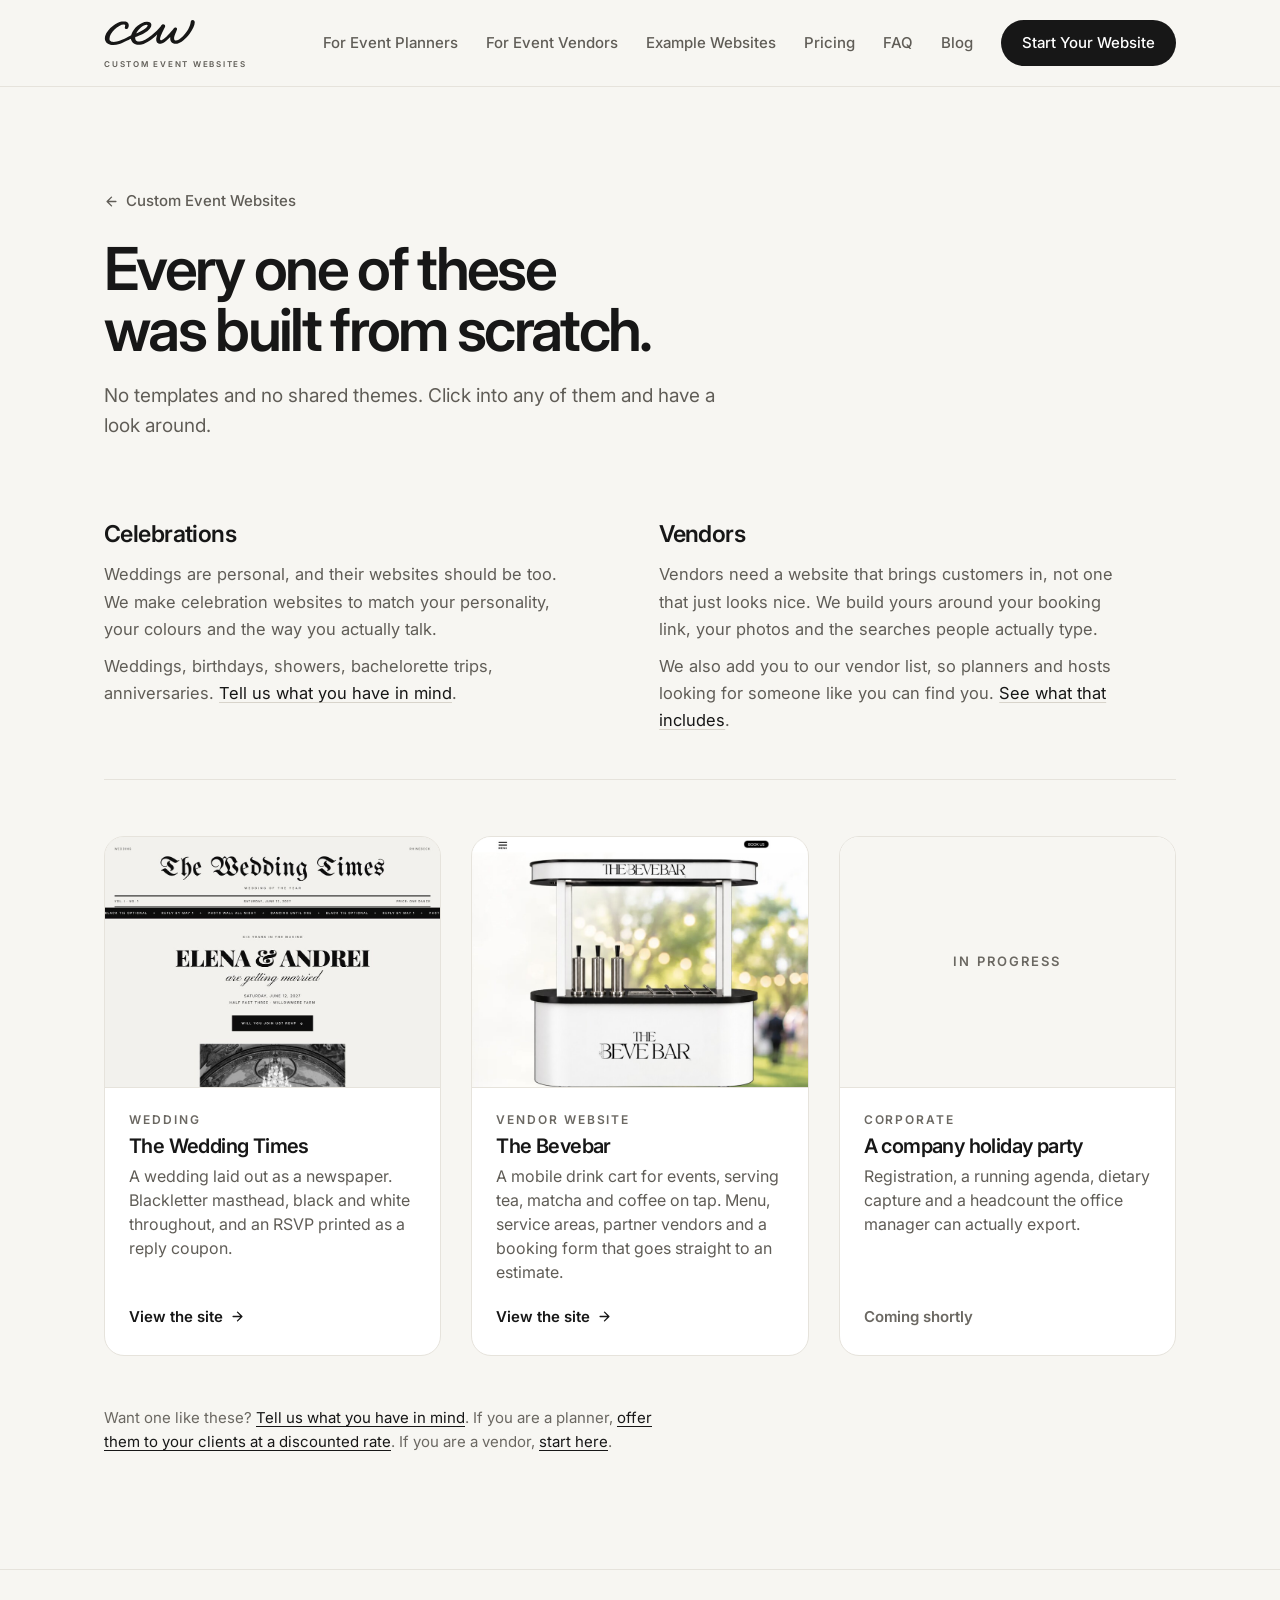
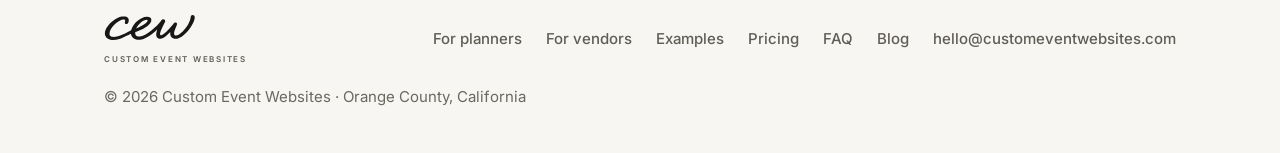
<file: examples.html>
<!doctype html>
<html lang="en">
<head>
<meta charset="utf-8">
<meta name="viewport" content="width=device-width, initial-scale=1, viewport-fit=cover">
<title>Example Websites | Custom Event Websites</title>
<meta name="description" content="Real example websites built from scratch: a black and white wedding newspaper, a vendor site for a mobile drink cart and a corporate holiday party. Every one designed for one client.">
<link rel="canonical" href="https://customeventwebsites.com/examples.html">
<meta name="robots" content="index, follow">
<meta name="theme-color" content="#F7F6F2">
<meta property="og:type" content="website">
<meta property="og:site_name" content="Custom Event Websites">
<meta property="og:title" content="Example Websites | Custom Event Websites">
<meta property="og:description" content="Real example websites built from scratch: a black and white wedding newspaper, a vendor site for a mobile drink cart and a corporate holiday party. Every one designed for one client.">
<meta property="og:url" content="https://customeventwebsites.com/examples.html">
<meta property="og:image" content="https://customeventwebsites.com/og.png">
<meta name="twitter:card" content="summary_large_image">
<link rel="icon" href="/favicon.svg" type="image/svg+xml">
<link rel="preconnect" href="https://fonts.googleapis.com">
<link rel="preconnect" href="https://fonts.gstatic.com" crossorigin>
<link rel="stylesheet" href="https://fonts.googleapis.com/css2?family=Inter:wght@400;500;600;700&display=swap">
<link rel="stylesheet" href="style.css">
</head>
<body>
<script>document.documentElement.classList.add('anim');</script>
<header class="site-head">
  <div class="wrap head-row">
    <a class="brand" href="index.html" aria-label="Custom Event Websites home">
      <svg viewBox="0 0 1032 304" fill="currentColor" fill-rule="evenodd" role="img" aria-label="cew"><use href="#cewpath"/></svg>
      <span class="wm">Custom Event Websites</span>
    </a>
    <nav class="nav" aria-label="Main">
      <a class="nav-link" href="planners.html">For Event Planners</a>
      <a class="nav-link" href="vendors.html">For Event Vendors</a>
      <a class="nav-link" href="examples.html">Example Websites</a>
      <a class="nav-link" href="#pricing">Pricing</a>
      <a class="nav-link" href="#faq">FAQ</a>
      <a class="nav-link" href="blog/index.html">Blog</a>
      <a class="btn btn--ink btn--sm" href="#start">Start Your Website</a>
    </nav>
      <button class="menu-btn" id="menuBtn" type="button" aria-expanded="false" aria-controls="mobileNav" aria-label="Menu"><span></span><span></span></button>
  </div>
  <nav class="mnav" id="mobileNav" aria-label="Mobile">
    <a href="planners.html">For Event Planners</a>
    <a href="vendors.html">For Event Vendors</a>
    <a href="examples.html">Example Websites</a>
    <a href="index.html#pricing">Pricing</a>
    <a href="index.html#faq">FAQ</a>
    <a href="blog/index.html">Blog</a>
    <a class="btn btn--ink" href="index.html#start">Start Your Website</a>
  </nav>
</header>
<svg width="0" height="0" style="position:absolute" aria-hidden="true"><defs><g id="cewpath"><path d="M86.1,292.9C66.7,290.6 47.0,282.5 33.2,271.1C23.6,263.2 14.6,248.0 11.4,234.3C9.0,224.0 9.9,203.3 13.3,191.9C25.5,151.3 57.5,109.7 102.9,75.8C132.4,53.7 170.1,35.5 199.0,29.4C210.8,27.0 234.1,26.9 243.0,29.3C265.0,35.2 277.4,48.6 278.7,67.8C279.7,82.7 274.7,99.3 266.9,107.1C252.7,121.4 229.1,110.7 234.5,92.4C239.5,75.0 239.4,75.4 238.2,71.2C236.3,64.9 232.4,62.7 222.6,62.2C196.1,61.0 153.6,84.4 118.5,119.5C85.1,152.8 63.6,190.7 62.2,218.6C61.6,232.1 63.3,237.9 70.0,245.3C88.0,265.0 131.0,262.8 189.5,239.2C207.7,231.9 220.1,226.1 263.1,204.8L305.7,183.8L309.4,172.6C333.5,99.7 413.7,33.1 481.0,30.3C513.0,29.0 532.2,41.2 533.7,63.9C535.7,93.5 508.9,125.9 455.9,158.0C432.3,172.3 407.5,183.8 372.5,196.6L352.5,203.9L351.9,207.6C351.1,212.4 352.4,224.3 354.5,229.9C360.5,246.9 378.2,255.4 402.4,252.9C437.3,249.3 484.9,224.4 537.0,182.6C575.3,151.8 618.4,109.0 639.8,80.5C649.4,67.6 651.7,65.2 656.2,62.9C671.0,55.3 689.0,64.9 689.0,80.4C689.0,84.3 687.1,88.9 676.4,110.2C642.1,178.7 629.4,213.3 632.0,230.6C634.4,246.0 650.8,242.1 678.7,219.5C702.1,200.5 748.8,151.2 778.7,114.0C786.8,103.8 790.6,99.9 794.0,98.2C804.3,93.0 818.2,97.5 821.9,107.3C824.3,113.6 823.3,117.7 814.6,136.9C794.2,182.1 786.8,208.0 789.8,224.0C795.7,255.8 840.6,241.7 888.7,192.9C936.9,143.9 971.6,81.3 976.0,35.3C977.7,17.2 984.2,10.0 998.7,10.0C1013.4,10.1 1022.0,19.9 1022.0,36.8C1022.0,68.1 998.8,119.7 964.2,165.0C917.8,225.9 865.3,268.3 824.4,278.1C812.5,280.9 792.8,280.4 783.3,277.0C758.0,268.1 743.5,244.1 745.4,214.1L746.0,203.7L728.7,220.6C693.9,254.7 670.9,270.9 648.4,277.1C636.6,280.3 621.9,279.6 612.8,275.3C586.7,263.0 580.6,232.9 595.1,187.5C597.2,181.0 598.8,175.5 598.7,175.4C598.6,175.3 593.5,179.7 587.5,185.2C518.1,248.3 457.8,283.0 405.3,290.0C392.8,291.7 372.0,290.8 361.5,288.1C333.2,280.8 311.9,260.6 305.1,234.6C303.9,230.2 303.0,225.6 303.0,224.3C303.0,223.0 302.9,222.0 302.7,222.0C302.6,222.0 283.8,231.4 261.0,242.8C215.5,265.7 197.7,273.6 173.5,281.6C141.0,292.3 112.6,296.0 86.1,292.9ZM376.2,158.4C437.1,134.0 493.5,91.6 491.8,71.5C490.9,60.1 473.9,60.9 448.5,73.5C428.1,83.7 408.0,100.2 390.2,121.5C378.3,135.7 361.3,163.0 364.4,163.0C364.6,163.0 369.9,160.9 376.2,158.4Z"/></g></defs></svg>
<main>
<section class="page-hero">
  <div class="wrap">
    <a class="back" href="index.html"><svg viewBox="0 0 24 24" fill="none" stroke="currentColor" stroke-width="2.2" stroke-linecap="round" stroke-linejoin="round"><path d="M19 12H6M12 5l-7 7 7 7"/></svg>Custom Event Websites</a>
    <h1>Every one of these was built from scratch.</h1>
    <p class="lede">No templates and no shared themes. Click into any of them and have a look around.</p>
  </div>
</section>

<section class="sect" style="padding-top:clamp(20px,2.6vw,34px)">
  <div class="wrap">
    <div class="ex-intro">
      <div>
        <h2>Celebrations</h2>
        <p>Weddings are personal, and their websites should be too. We make celebration websites to match your personality, your colours and the way you actually talk.</p>
        <p>Weddings, birthdays, showers, bachelorette trips, anniversaries. <a href="index.html#start">Tell us what you have in mind</a>.</p>
      </div>
      <div>
        <h2>Vendors</h2>
        <p>Vendors need a website that brings customers in, not one that just looks nice. We build yours around your booking link, your photos and the searches people actually type.</p>
        <p>We also add you to our vendor list, so planners and hosts looking for someone like you can find you. <a href="vendors.html">See what that includes</a>.</p>
      </div>
    </div>

    <div class="ex-grid">

      <a class="ex rv" href="example-wedding.html" target="_blank" rel="noopener">
        <div class="ex-shot"><img src="img/examples/wedding.jpg" alt="The Elena and Andrei wedding website, laid out as a broadsheet newspaper" width="900" height="675" loading="lazy"></div>
        <div class="ex-body">
          <span class="ex-kind">Wedding</span>
          <h3>The Wedding Times</h3>
          <p>A wedding laid out as a newspaper. Blackletter masthead, black and white throughout, and an RSVP printed as a reply coupon.</p>
          <span class="go">View the site <svg viewBox="0 0 24 24" fill="none" stroke="currentColor" stroke-width="2.2" stroke-linecap="round" stroke-linejoin="round"><path d="M5 12h13M12 5l7 7-7 7"/></svg></span>
        </div>
      </a>

      <a class="ex rv" href="https://thebevebar.com/" target="_blank" rel="noopener">
        <div class="ex-shot"><img src="img/examples/bevebar.jpg" alt="The Bevebar website, a mobile drink cart serving tea, matcha and coffee at events" width="900" height="675" loading="lazy"></div>
        <div class="ex-body">
          <span class="ex-kind">Vendor website</span>
          <h3>The Bevebar</h3>
          <p>A mobile drink cart for events, serving tea, matcha and coffee on tap. Menu, service areas, partner vendors and a booking form that goes straight to an estimate.</p>
          <span class="go">View the site <svg viewBox="0 0 24 24" fill="none" stroke="currentColor" stroke-width="2.2" stroke-linecap="round" stroke-linejoin="round"><path d="M5 12h13M12 5l7 7-7 7"/></svg></span>
        </div>
      </a>

      <div class="ex ex--soon rv">
        <div class="ex-shot"><span>In progress</span></div>
        <div class="ex-body">
          <span class="ex-kind">Corporate</span>
          <h3>A company holiday party</h3>
          <p>Registration, a running agenda, dietary capture and a headcount the office manager can actually export.</p>
          <span class="go" style="color:var(--soft)">Coming shortly</span>
        </div>
      </div>

    </div>

    <p class="note" style="margin-top:clamp(34px,4vw,50px)">Want one like these? <a href="index.html#start">Tell us what you have in mind</a>. If you are a planner, <a href="planners.html">offer them to your clients at a discounted rate</a>. If you are a vendor, <a href="vendors.html">start here</a>.</p>
  </div>
</section>
</main>
<footer class="site-foot">
  <div class="wrap foot-row">
    <a class="brand" href="index.html" aria-label="Custom Event Websites home">
      <svg viewBox="0 0 1032 304" fill="currentColor" fill-rule="evenodd" role="img" aria-label="cew"><use href="#cewpath"/></svg>
      <span class="wm">Custom Event Websites</span>
    </a>
    <nav class="foot-links" aria-label="Footer">
      <a href="planners.html">For planners</a>
      <a href="vendors.html">For vendors</a>
      <a href="examples.html">Examples</a>
      <a href="#pricing">Pricing</a>
      <a href="#faq">FAQ</a>
      <a href="blog/index.html">Blog</a>
      <a href="mailto:hello@customeventwebsites.com">hello@customeventwebsites.com</a>
    </nav>
    <p>&copy; 2026 Custom Event Websites &middot; Orange County, California</p>
  </div>
</footer>
<script>
(function(){
  var rv = document.querySelectorAll('.rv');
  if (!window.matchMedia('(prefers-reduced-motion: reduce)').matches && 'IntersectionObserver' in window) {
    var io = new IntersectionObserver(function(es){ es.forEach(function(e){ if (e.isIntersecting) { e.target.classList.add('in'); io.unobserve(e.target); } }); },
      { rootMargin: '0px 0px -8% 0px', threshold: .08 });
    rv.forEach(function(el, i){ el.style.transitionDelay = (Math.min(i,2) * 90) + 'ms'; io.observe(el); });
    setTimeout(function(){ rv.forEach(function(el){ el.classList.add('in'); }); }, 3500);
  } else { rv.forEach(function(el){ el.classList.add('in'); }); }
})();
</script>
<script src="nav.js" defer></script>
</body>
</html>
</file>
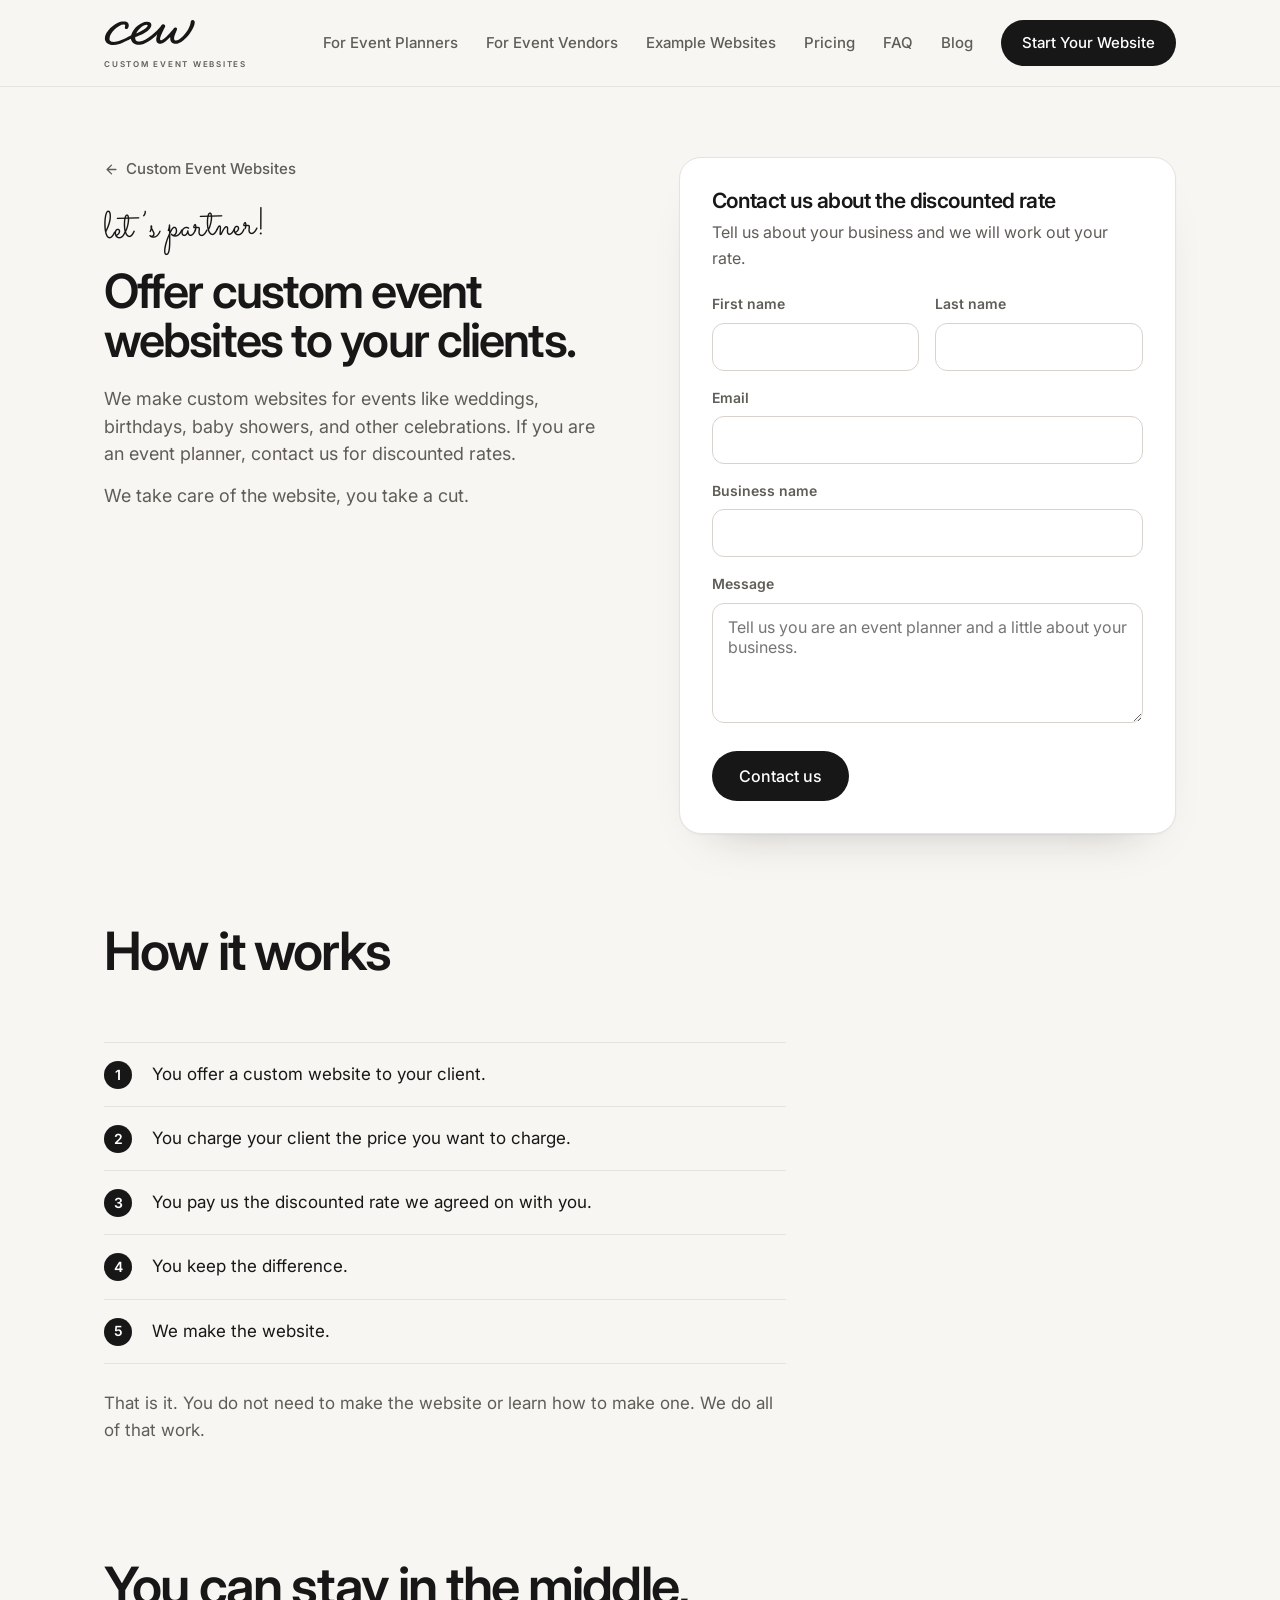
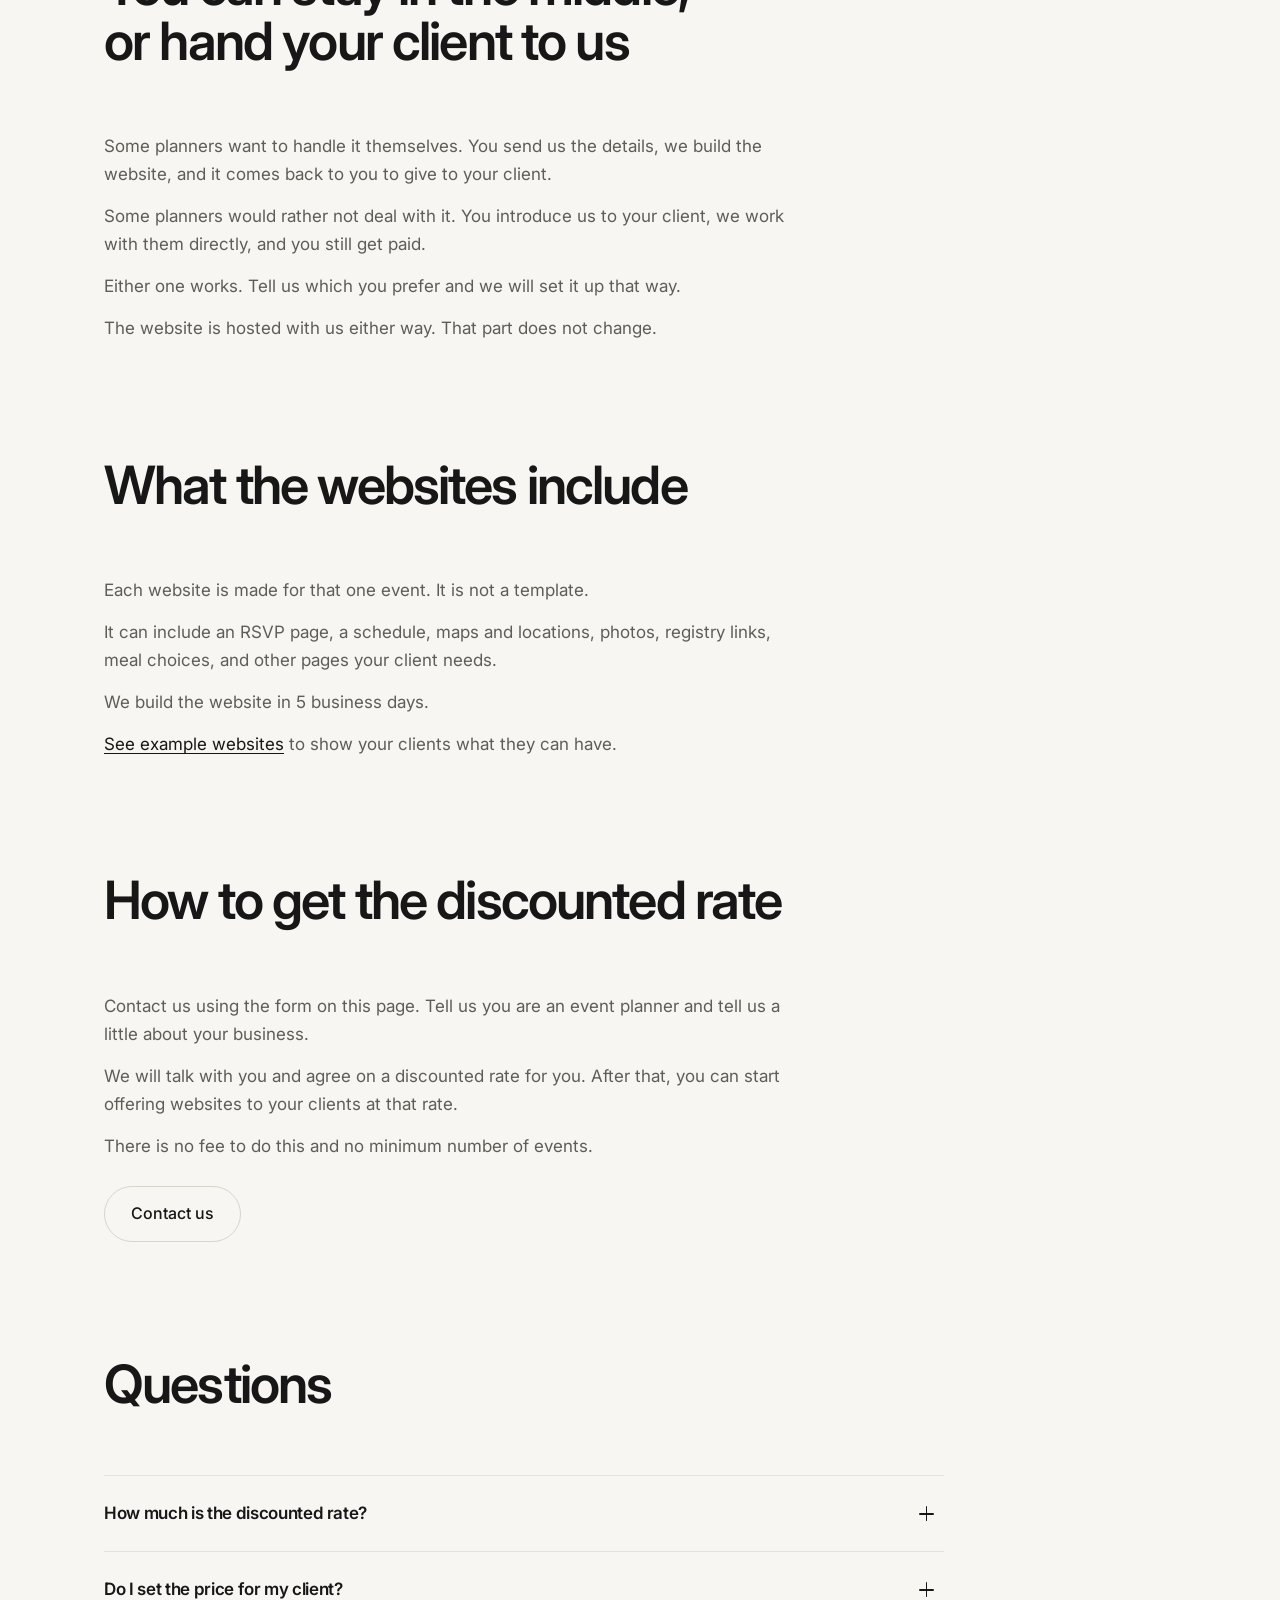
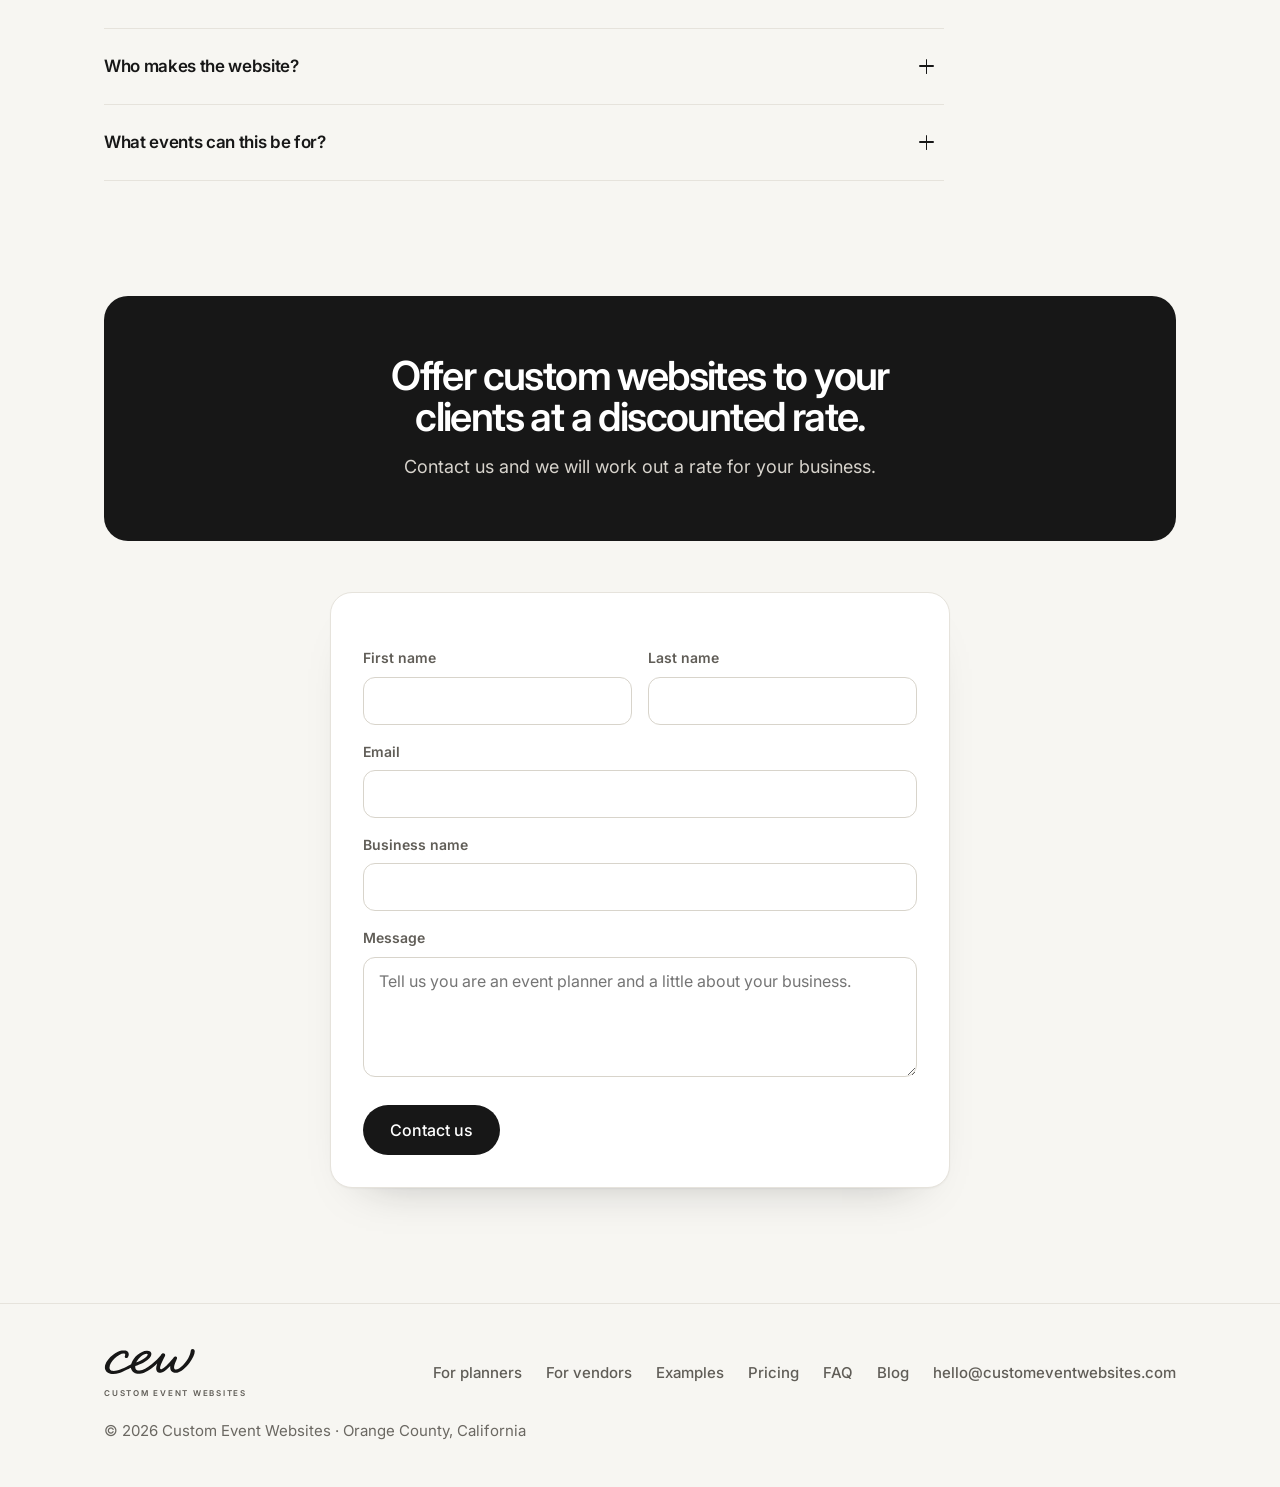
<file: planners.html>
<!doctype html>
<html lang="en">
<head>
<meta charset="utf-8">
<meta name="viewport" content="width=device-width, initial-scale=1, viewport-fit=cover">
<title>For Event Planners | Custom Event Websites</title>
<meta name="description" content="Event planners can offer custom event websites to their clients at a discounted rate. You set your client's price and keep the difference. We build the site in 5 business days.">
<link rel="canonical" href="https://customeventwebsites.com/planners.html">
<meta name="robots" content="index, follow">
<meta name="theme-color" content="#F7F6F2">
<meta property="og:type" content="website">
<meta property="og:site_name" content="Custom Event Websites">
<meta property="og:title" content="For Event Planners | Custom Event Websites">
<meta property="og:description" content="Event planners can offer custom event websites to their clients at a discounted rate. You set your client's price and keep the difference. We build the site in 5 business days.">
<meta property="og:url" content="https://customeventwebsites.com/planners.html">
<meta property="og:image" content="https://customeventwebsites.com/og.png">
<meta name="twitter:card" content="summary_large_image">
<link rel="icon" href="/favicon.svg" type="image/svg+xml">
<link rel="preconnect" href="https://fonts.googleapis.com">
<link rel="preconnect" href="https://fonts.gstatic.com" crossorigin>
<link rel="stylesheet" href="https://fonts.googleapis.com/css2?family=Inter:wght@400;500;600;700&family=Sacramento&display=swap">
<link rel="stylesheet" href="style.css">
</head>
<body>
<script>document.documentElement.classList.add('anim');</script>
<header class="site-head">
  <div class="wrap head-row">
    <a class="brand" href="index.html" aria-label="Custom Event Websites home">
      <svg viewBox="0 0 1032 304" fill="currentColor" fill-rule="evenodd" role="img" aria-label="cew"><use href="#cewpath"/></svg>
      <span class="wm">Custom Event Websites</span>
    </a>
    <nav class="nav" aria-label="Main">
      <a class="nav-link" href="planners.html">For Event Planners</a>
      <a class="nav-link" href="vendors.html">For Event Vendors</a>
      <a class="nav-link" href="examples.html">Example Websites</a>
      <a class="nav-link" href="#pricing">Pricing</a>
      <a class="nav-link" href="#faq">FAQ</a>
      <a class="nav-link" href="blog/index.html">Blog</a>
      <a class="btn btn--ink btn--sm" href="#start">Start Your Website</a>
    </nav>
      <button class="menu-btn" id="menuBtn" type="button" aria-expanded="false" aria-controls="mobileNav" aria-label="Menu"><span></span><span></span></button>
  </div>
  <nav class="mnav" id="mobileNav" aria-label="Mobile">
    <a href="planners.html">For Event Planners</a>
    <a href="vendors.html">For Event Vendors</a>
    <a href="examples.html">Example Websites</a>
    <a href="index.html#pricing">Pricing</a>
    <a href="index.html#faq">FAQ</a>
    <a href="blog/index.html">Blog</a>
    <a class="btn btn--ink" href="#contact">Start Your Website</a>
  </nav>
</header>
<svg width="0" height="0" style="position:absolute" aria-hidden="true"><defs><g id="cewpath"><path d="M86.1,292.9C66.7,290.6 47.0,282.5 33.2,271.1C23.6,263.2 14.6,248.0 11.4,234.3C9.0,224.0 9.9,203.3 13.3,191.9C25.5,151.3 57.5,109.7 102.9,75.8C132.4,53.7 170.1,35.5 199.0,29.4C210.8,27.0 234.1,26.9 243.0,29.3C265.0,35.2 277.4,48.6 278.7,67.8C279.7,82.7 274.7,99.3 266.9,107.1C252.7,121.4 229.1,110.7 234.5,92.4C239.5,75.0 239.4,75.4 238.2,71.2C236.3,64.9 232.4,62.7 222.6,62.2C196.1,61.0 153.6,84.4 118.5,119.5C85.1,152.8 63.6,190.7 62.2,218.6C61.6,232.1 63.3,237.9 70.0,245.3C88.0,265.0 131.0,262.8 189.5,239.2C207.7,231.9 220.1,226.1 263.1,204.8L305.7,183.8L309.4,172.6C333.5,99.7 413.7,33.1 481.0,30.3C513.0,29.0 532.2,41.2 533.7,63.9C535.7,93.5 508.9,125.9 455.9,158.0C432.3,172.3 407.5,183.8 372.5,196.6L352.5,203.9L351.9,207.6C351.1,212.4 352.4,224.3 354.5,229.9C360.5,246.9 378.2,255.4 402.4,252.9C437.3,249.3 484.9,224.4 537.0,182.6C575.3,151.8 618.4,109.0 639.8,80.5C649.4,67.6 651.7,65.2 656.2,62.9C671.0,55.3 689.0,64.9 689.0,80.4C689.0,84.3 687.1,88.9 676.4,110.2C642.1,178.7 629.4,213.3 632.0,230.6C634.4,246.0 650.8,242.1 678.7,219.5C702.1,200.5 748.8,151.2 778.7,114.0C786.8,103.8 790.6,99.9 794.0,98.2C804.3,93.0 818.2,97.5 821.9,107.3C824.3,113.6 823.3,117.7 814.6,136.9C794.2,182.1 786.8,208.0 789.8,224.0C795.7,255.8 840.6,241.7 888.7,192.9C936.9,143.9 971.6,81.3 976.0,35.3C977.7,17.2 984.2,10.0 998.7,10.0C1013.4,10.1 1022.0,19.9 1022.0,36.8C1022.0,68.1 998.8,119.7 964.2,165.0C917.8,225.9 865.3,268.3 824.4,278.1C812.5,280.9 792.8,280.4 783.3,277.0C758.0,268.1 743.5,244.1 745.4,214.1L746.0,203.7L728.7,220.6C693.9,254.7 670.9,270.9 648.4,277.1C636.6,280.3 621.9,279.6 612.8,275.3C586.7,263.0 580.6,232.9 595.1,187.5C597.2,181.0 598.8,175.5 598.7,175.4C598.6,175.3 593.5,179.7 587.5,185.2C518.1,248.3 457.8,283.0 405.3,290.0C392.8,291.7 372.0,290.8 361.5,288.1C333.2,280.8 311.9,260.6 305.1,234.6C303.9,230.2 303.0,225.6 303.0,224.3C303.0,223.0 302.9,222.0 302.7,222.0C302.6,222.0 283.8,231.4 261.0,242.8C215.5,265.7 197.7,273.6 173.5,281.6C141.0,292.3 112.6,296.0 86.1,292.9ZM376.2,158.4C437.1,134.0 493.5,91.6 491.8,71.5C490.9,60.1 473.9,60.9 448.5,73.5C428.1,83.7 408.0,100.2 390.2,121.5C378.3,135.7 361.3,163.0 364.4,163.0C364.6,163.0 369.9,160.9 376.2,158.4Z"/></g></defs></svg>
<main>
<section>
  <div class="wrap split">
    <div>
      <a class="back" href="index.html"><svg viewBox="0 0 24 24" fill="none" stroke="currentColor" stroke-width="2.2" stroke-linecap="round" stroke-linejoin="round"><path d="M19 12H6M12 5l-7 7 7 7"/></svg>Custom Event Websites</a>
      <p class="script">let&rsquo;s partner!</p>
      <h1>Offer custom event websites to your clients.</h1>
      <p class="lede">We make custom websites for events like weddings, birthdays, baby showers, and other celebrations. If you are an event planner, contact us for discounted rates.</p>
      <p class="lede">We take care of the website, you take a cut.</p>
    </div>
    <div class="cform-card">
      <h2>Contact us about the discounted rate</h2>
      <p class="sub">Tell us about your business and we will work out your rate.</p>
      <form class="cform" id="pf1" action="https://formspree.io/f/xgaopkyb" method="POST">
          <input type="hidden" name="_subject" value="New planner enquiry">
          <div class="pair">
            <div><label for="pf1-fn">First name</label><input id="pf1-fn" name="First name" type="text" autocomplete="given-name" required></div>
            <div><label for="pf1-ln">Last name</label><input id="pf1-ln" name="Last name" type="text" autocomplete="family-name" required></div>
          </div>
          <div><label for="pf1-em">Email</label><input id="pf1-em" name="email" type="email" autocomplete="email" required></div>
          <div><label for="pf1-bn">Business name</label><input id="pf1-bn" name="Business name" type="text" autocomplete="organization" required></div>
          <div><label for="pf1-ms">Message</label><textarea id="pf1-ms" name="message" placeholder="Tell us you are an event planner and a little about your business." required></textarea></div>
          <p class="ask-err" hidden>That did not send. Email <a href="mailto:hello@customeventwebsites.com">hello@customeventwebsites.com</a> and we will pick it up from there.</p>
          <button class="btn btn--ink" type="submit">Contact us</button>
        </form>
        <div class="form-done">
          <span class="ask-check"><svg viewBox="0 0 24 24" fill="none" stroke="currentColor" stroke-width="2.4" stroke-linecap="round" stroke-linejoin="round"><path d="M4.5 12.5l5 5 10-11"/></svg></span>
          <div><h3>Thank you.</h3><p>We will reach out to you shortly.</p></div>
        </div>
    </div>
  </div>
</section>

<section class="sect" style="padding-top:0">
  <div class="wrap">
    <div class="sect-head"><h2 class="h2">How it works</h2></div>
    <ol class="steps-n">
      <li>You offer a custom website to your client.</li>
      <li>You charge your client the price you want to charge.</li>
      <li>You pay us the discounted rate we agreed on with you.</li>
      <li>You keep the difference.</li>
      <li>We make the website.</li>
    </ol>
    <p class="prose" style="margin-top:26px"><span style="color:var(--muted);font-size:17px">That is it. You do not need to make the website or learn how to make one. We do all of that work.</span></p>
  </div>
</section>

<section class="sect" style="padding-top:0">
  <div class="wrap">
    <div class="sect-head"><h2 class="h2">You can stay in the middle, or hand your client to us</h2></div>
    <div class="prose">
      <p>Some planners want to handle it themselves. You send us the details, we build the website, and it comes back to you to give to your client.</p>
      <p>Some planners would rather not deal with it. You introduce us to your client, we work with them directly, and you still get paid.</p>
      <p>Either one works. Tell us which you prefer and we will set it up that way.</p>
      <p>The website is hosted with us either way. That part does not change.</p>
    </div>
  </div>
</section>

<section class="sect" style="padding-top:0">
  <div class="wrap">
    <div class="sect-head"><h2 class="h2">What the websites include</h2></div>
    <div class="prose">
      <p>Each website is made for that one event. It is not a template.</p>
      <p>It can include an RSVP page, a schedule, maps and locations, photos, registry links, meal choices, and other pages your client needs.</p>
      <p>We build the website in 5 business days.</p>
      <p><a href="examples.html">See example websites</a> to show your clients what they can have.</p>
    </div>
  </div>
</section>

<section class="sect" style="padding-top:0">
  <div class="wrap">
    <div class="sect-head"><h2 class="h2">How to get the discounted rate</h2></div>
    <div class="prose">
      <p>Contact us using the form on this page. Tell us you are an event planner and tell us a little about your business.</p>
      <p>We will talk with you and agree on a discounted rate for you. After that, you can start offering websites to your clients at that rate.</p>
      <p>There is no fee to do this and no minimum number of events.</p>
    </div>
    <a class="btn btn--line" href="#contact" style="margin-top:26px">Contact us</a>
  </div>
</section>

<section class="sect" style="padding-top:0">
  <div class="wrap">
    <div class="sect-head"><h2 class="h2">Questions</h2></div>
    <div class="faq">
      <details>
        <summary>How much is the discounted rate?</summary>
        <p>We work that out with you when you contact us. It depends on your business. We will agree on it before you offer a website to any client, so you will know what you will pay and what you can make.</p>
      </details>
      <details>
        <summary>Do I set the price for my client?</summary>
        <p>Yes, if you stay in the middle. You choose what to charge your client, you pay us the discounted rate, and you keep the rest. If you would rather we work with your client directly, we agree on your payment before we start.</p>
      </details>
      <details>
        <summary>Who makes the website?</summary>
        <p>We do. You offer it to your client and we design it, build it, and finish it.</p>
      </details>
      <details>
        <summary>What events can this be for?</summary>
        <p>Weddings, baby showers, bridal showers, birthdays, quinceañeras, graduations, and other events. Business events too, like conferences and fundraisers.</p>
      </details>
    </div>
  </div>
</section>

<section class="sect" style="padding-top:0" id="contact">
  <div class="wrap">
    <div class="band-simple" style="margin-bottom:clamp(34px,4vw,52px)">
      <h2>Offer custom websites to your clients at a discounted rate.</h2>
      <p>Contact us and we will work out a rate for your business.</p>
    </div>
    <div class="cform-card" style="max-width:620px;margin-inline:auto">
      <form class="cform" id="pf2" action="https://formspree.io/f/xgaopkyb" method="POST">
          <input type="hidden" name="_subject" value="New planner enquiry">
          <div class="pair">
            <div><label for="pf2-fn">First name</label><input id="pf2-fn" name="First name" type="text" autocomplete="given-name" required></div>
            <div><label for="pf2-ln">Last name</label><input id="pf2-ln" name="Last name" type="text" autocomplete="family-name" required></div>
          </div>
          <div><label for="pf2-em">Email</label><input id="pf2-em" name="email" type="email" autocomplete="email" required></div>
          <div><label for="pf2-bn">Business name</label><input id="pf2-bn" name="Business name" type="text" autocomplete="organization" required></div>
          <div><label for="pf2-ms">Message</label><textarea id="pf2-ms" name="message" placeholder="Tell us you are an event planner and a little about your business." required></textarea></div>
          <p class="ask-err" hidden>That did not send. Email <a href="mailto:hello@customeventwebsites.com">hello@customeventwebsites.com</a> and we will pick it up from there.</p>
          <button class="btn btn--ink" type="submit">Contact us</button>
        </form>
        <div class="form-done">
          <span class="ask-check"><svg viewBox="0 0 24 24" fill="none" stroke="currentColor" stroke-width="2.4" stroke-linecap="round" stroke-linejoin="round"><path d="M4.5 12.5l5 5 10-11"/></svg></span>
          <div><h3>Thank you.</h3><p>We will reach out to you shortly.</p></div>
        </div>
    </div>
  </div>
</section>
</main>
<footer class="site-foot">
  <div class="wrap foot-row">
    <a class="brand" href="index.html" aria-label="Custom Event Websites home">
      <svg viewBox="0 0 1032 304" fill="currentColor" fill-rule="evenodd" role="img" aria-label="cew"><use href="#cewpath"/></svg>
      <span class="wm">Custom Event Websites</span>
    </a>
    <nav class="foot-links" aria-label="Footer">
      <a href="planners.html">For planners</a>
      <a href="vendors.html">For vendors</a>
      <a href="examples.html">Examples</a>
      <a href="#pricing">Pricing</a>
      <a href="#faq">FAQ</a>
      <a href="blog/index.html">Blog</a>
      <a href="mailto:hello@customeventwebsites.com">hello@customeventwebsites.com</a>
    </nav>
    <p>&copy; 2026 Custom Event Websites &middot; Orange County, California</p>
  </div>
</footer>
<script>
(function(){
  document.querySelectorAll('.cform').forEach(function(form){
    var err = form.querySelector('.ask-err');
    var btn = form.querySelector('button[type="submit"]');
    form.addEventListener('submit', function(e){
      if (!form.checkValidity()) return;
      e.preventDefault();
      var label = btn.textContent;
      err.hidden = true; btn.disabled = true; btn.textContent = 'Sending...';
      fetch(form.action, { method: 'POST', headers: { Accept: 'application/json' }, body: new FormData(form) })
        .then(function(r){ if (!r.ok) throw new Error('rejected'); form.classList.add('sent'); })
        .catch(function(){ btn.disabled = false; btn.textContent = label; err.hidden = false; });
    });
  });
})();
</script>
<script src="nav.js" defer></script>
</body>
</html>
</file>
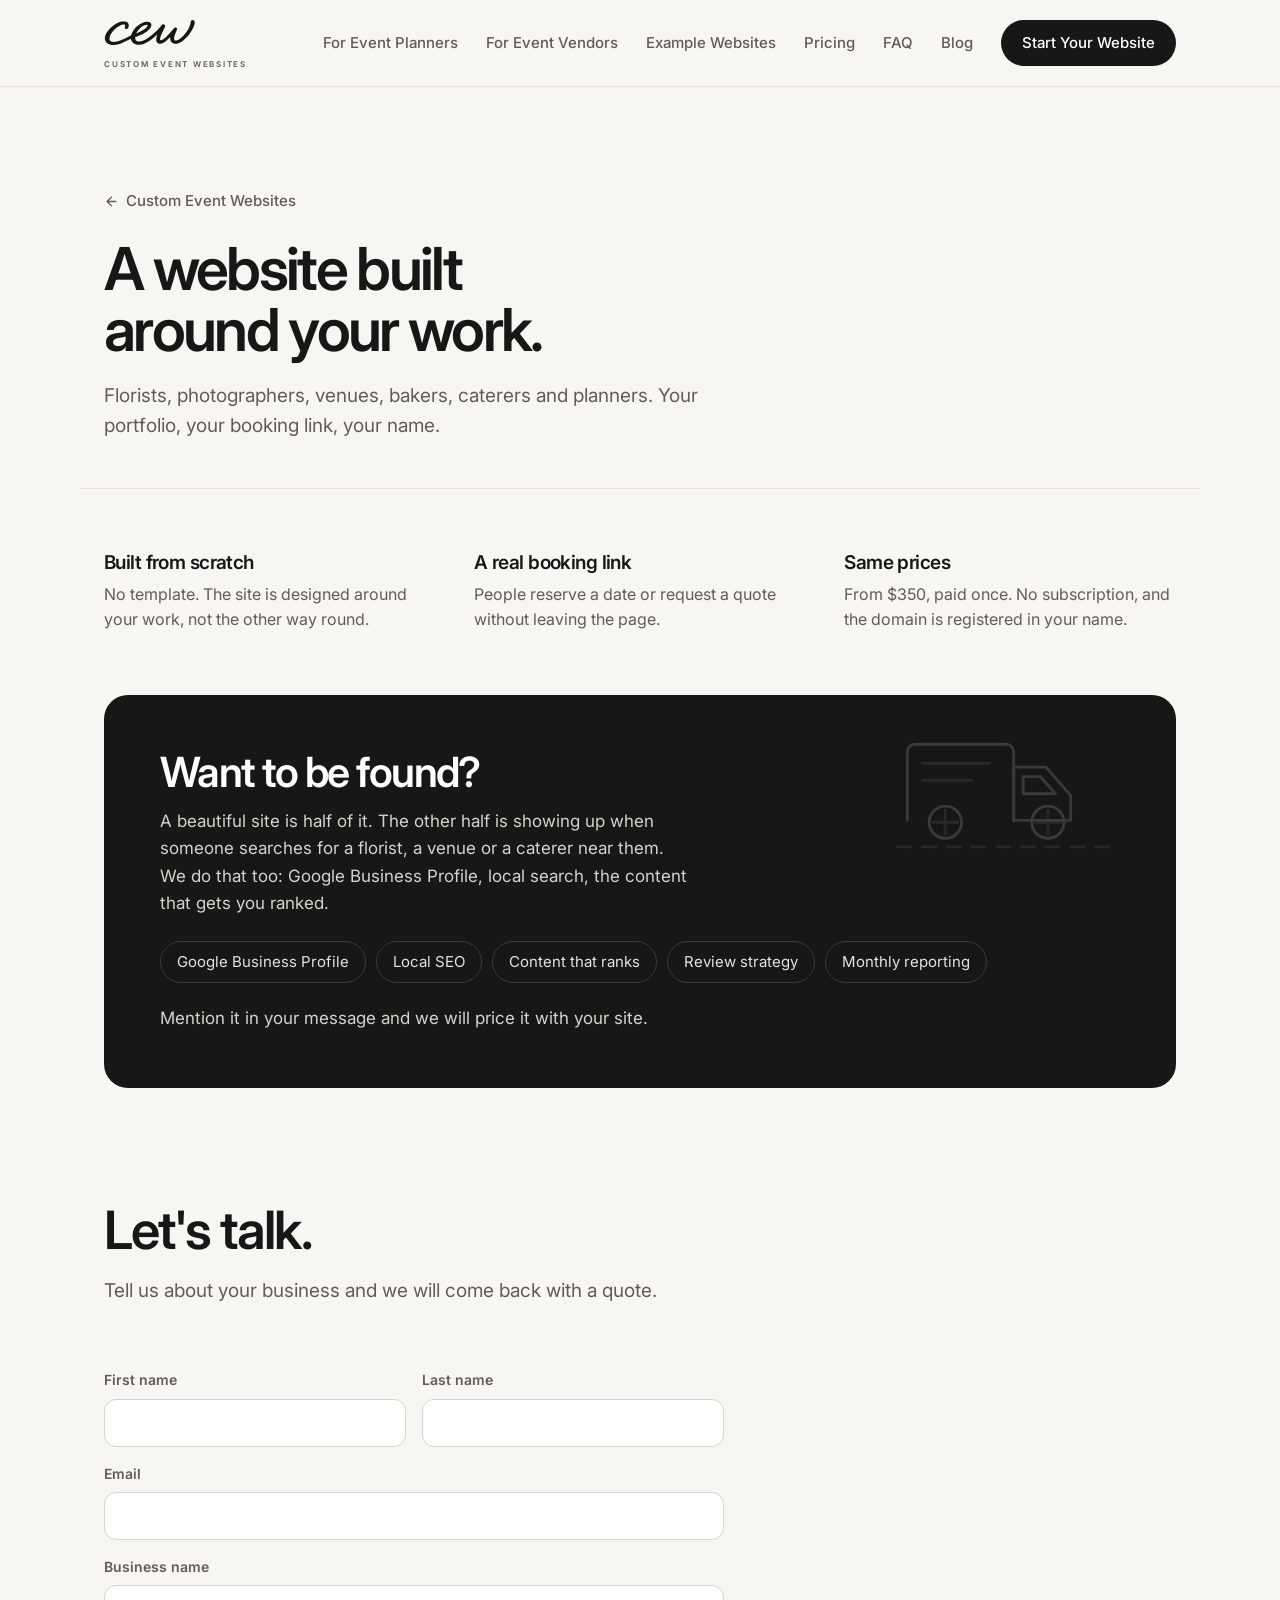
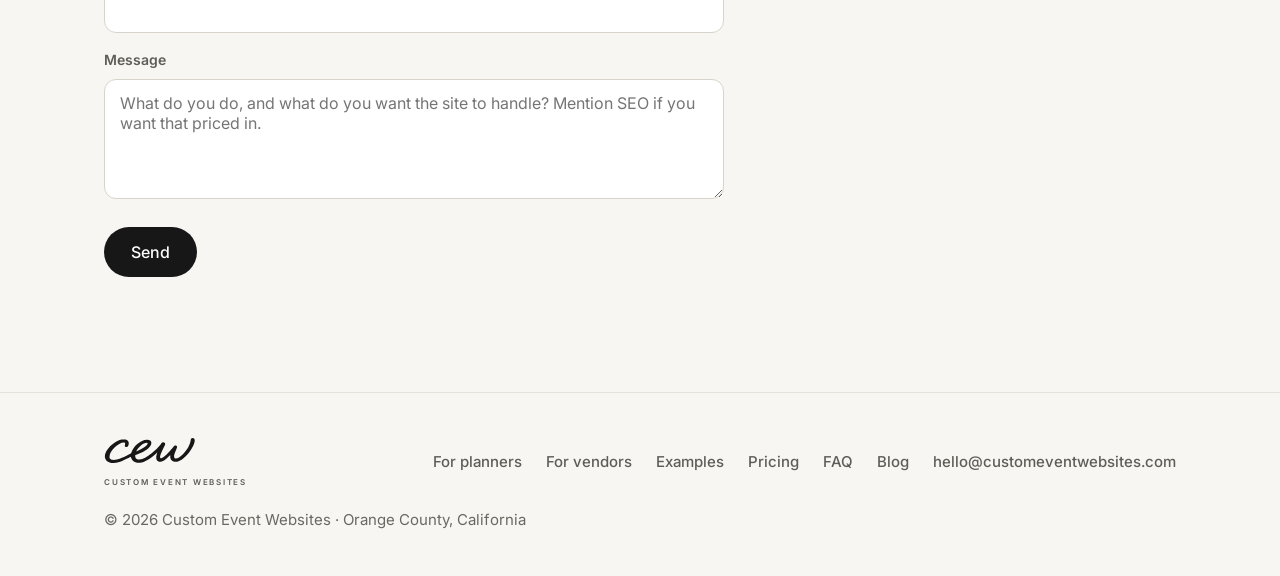
<file: vendors.html>
<!doctype html>
<html lang="en">
<head>
<meta charset="utf-8">
<meta name="viewport" content="width=device-width, initial-scale=1, viewport-fit=cover">
<title>For Event Vendors | Custom Event Websites</title>
<meta name="description" content="A custom website built around your portfolio and booking link, from $350. Plus local SEO to help you rank higher.">
<link rel="canonical" href="https://customeventwebsites.com/vendors.html">
<meta name="robots" content="index, follow">
<meta name="theme-color" content="#F7F6F2">
<meta property="og:type" content="website">
<meta property="og:site_name" content="Custom Event Websites">
<meta property="og:title" content="For Event Vendors | Custom Event Websites">
<meta property="og:description" content="A custom website built around your portfolio and booking link, from $350. Plus local SEO to help you rank higher.">
<meta property="og:url" content="https://customeventwebsites.com/vendors.html">
<meta property="og:image" content="https://customeventwebsites.com/og.png">
<meta name="twitter:card" content="summary_large_image">
<link rel="icon" href="/favicon.svg" type="image/svg+xml">
<link rel="preconnect" href="https://fonts.googleapis.com">
<link rel="preconnect" href="https://fonts.gstatic.com" crossorigin>
<link rel="stylesheet" href="https://fonts.googleapis.com/css2?family=Inter:wght@400;500;600;700&display=swap">
<link rel="stylesheet" href="style.css">
</head>
<body>
<script>document.documentElement.classList.add('anim');</script>
<header class="site-head">
  <div class="wrap head-row">
    <a class="brand" href="index.html" aria-label="Custom Event Websites home">
      <svg viewBox="0 0 1032 304" fill="currentColor" fill-rule="evenodd" role="img" aria-label="cew"><use href="#cewpath"/></svg>
      <span class="wm">Custom Event Websites</span>
    </a>
    <nav class="nav" aria-label="Main">
      <a class="nav-link" href="planners.html">For Event Planners</a>
      <a class="nav-link" href="vendors.html">For Event Vendors</a>
      <a class="nav-link" href="examples.html">Example Websites</a>
      <a class="nav-link" href="#pricing">Pricing</a>
      <a class="nav-link" href="#faq">FAQ</a>
      <a class="nav-link" href="blog/index.html">Blog</a>
      <a class="btn btn--ink btn--sm" href="#start">Start Your Website</a>
    </nav>
      <button class="menu-btn" id="menuBtn" type="button" aria-expanded="false" aria-controls="mobileNav" aria-label="Menu"><span></span><span></span></button>
  </div>
  <nav class="mnav" id="mobileNav" aria-label="Mobile">
    <a href="planners.html">For Event Planners</a>
    <a href="vendors.html">For Event Vendors</a>
    <a href="examples.html">Example Websites</a>
    <a href="index.html#pricing">Pricing</a>
    <a href="index.html#faq">FAQ</a>
    <a href="blog/index.html">Blog</a>
    <a class="btn btn--ink" href="#apply">Start Your Website</a>
  </nav>
</header>
<svg width="0" height="0" style="position:absolute" aria-hidden="true"><defs><g id="cewpath"><path d="M86.1,292.9C66.7,290.6 47.0,282.5 33.2,271.1C23.6,263.2 14.6,248.0 11.4,234.3C9.0,224.0 9.9,203.3 13.3,191.9C25.5,151.3 57.5,109.7 102.9,75.8C132.4,53.7 170.1,35.5 199.0,29.4C210.8,27.0 234.1,26.9 243.0,29.3C265.0,35.2 277.4,48.6 278.7,67.8C279.7,82.7 274.7,99.3 266.9,107.1C252.7,121.4 229.1,110.7 234.5,92.4C239.5,75.0 239.4,75.4 238.2,71.2C236.3,64.9 232.4,62.7 222.6,62.2C196.1,61.0 153.6,84.4 118.5,119.5C85.1,152.8 63.6,190.7 62.2,218.6C61.6,232.1 63.3,237.9 70.0,245.3C88.0,265.0 131.0,262.8 189.5,239.2C207.7,231.9 220.1,226.1 263.1,204.8L305.7,183.8L309.4,172.6C333.5,99.7 413.7,33.1 481.0,30.3C513.0,29.0 532.2,41.2 533.7,63.9C535.7,93.5 508.9,125.9 455.9,158.0C432.3,172.3 407.5,183.8 372.5,196.6L352.5,203.9L351.9,207.6C351.1,212.4 352.4,224.3 354.5,229.9C360.5,246.9 378.2,255.4 402.4,252.9C437.3,249.3 484.9,224.4 537.0,182.6C575.3,151.8 618.4,109.0 639.8,80.5C649.4,67.6 651.7,65.2 656.2,62.9C671.0,55.3 689.0,64.9 689.0,80.4C689.0,84.3 687.1,88.9 676.4,110.2C642.1,178.7 629.4,213.3 632.0,230.6C634.4,246.0 650.8,242.1 678.7,219.5C702.1,200.5 748.8,151.2 778.7,114.0C786.8,103.8 790.6,99.9 794.0,98.2C804.3,93.0 818.2,97.5 821.9,107.3C824.3,113.6 823.3,117.7 814.6,136.9C794.2,182.1 786.8,208.0 789.8,224.0C795.7,255.8 840.6,241.7 888.7,192.9C936.9,143.9 971.6,81.3 976.0,35.3C977.7,17.2 984.2,10.0 998.7,10.0C1013.4,10.1 1022.0,19.9 1022.0,36.8C1022.0,68.1 998.8,119.7 964.2,165.0C917.8,225.9 865.3,268.3 824.4,278.1C812.5,280.9 792.8,280.4 783.3,277.0C758.0,268.1 743.5,244.1 745.4,214.1L746.0,203.7L728.7,220.6C693.9,254.7 670.9,270.9 648.4,277.1C636.6,280.3 621.9,279.6 612.8,275.3C586.7,263.0 580.6,232.9 595.1,187.5C597.2,181.0 598.8,175.5 598.7,175.4C598.6,175.3 593.5,179.7 587.5,185.2C518.1,248.3 457.8,283.0 405.3,290.0C392.8,291.7 372.0,290.8 361.5,288.1C333.2,280.8 311.9,260.6 305.1,234.6C303.9,230.2 303.0,225.6 303.0,224.3C303.0,223.0 302.9,222.0 302.7,222.0C302.6,222.0 283.8,231.4 261.0,242.8C215.5,265.7 197.7,273.6 173.5,281.6C141.0,292.3 112.6,296.0 86.1,292.9ZM376.2,158.4C437.1,134.0 493.5,91.6 491.8,71.5C490.9,60.1 473.9,60.9 448.5,73.5C428.1,83.7 408.0,100.2 390.2,121.5C378.3,135.7 361.3,163.0 364.4,163.0C364.6,163.0 369.9,160.9 376.2,158.4Z"/></g></defs></svg>
<main>
<section class="page-hero">
  <div class="wrap">
    <a class="back" href="index.html"><svg viewBox="0 0 24 24" fill="none" stroke="currentColor" stroke-width="2.2" stroke-linecap="round" stroke-linejoin="round"><path d="M19 12H6M12 5l-7 7 7 7"/></svg>Custom Event Websites</a>
    <h1>A website built around your work.</h1>
    <p class="lede">Florists, photographers, venues, bakers, caterers and planners. Your portfolio, your booking link, your name.</p>
  </div>
</section>

<section>
  <div class="wrap points">
    <article><h3>Built from scratch</h3><p>No template. The site is designed around your work, not the other way round.</p></article>
    <article><h3>A real booking link</h3><p>People reserve a date or request a quote without leaving the page.</p></article>
    <article><h3>Same prices</h3><p>From $350, paid once. No subscription, and the domain is registered in your name.</p></article>
  </div>
</section>

<!--
  PORTFOLIO
  Drop examples in here when you have them. Three images and a line each is plenty:
  <section class="sect" style="padding-top:0"><div class="wrap">
    <div class="sect-head"><h2 class="h2">Recent work.</h2></div>
    <div class="cats"> ... <article class="cat"><div class="cat-img"><img src="img/your-shot.jpg" alt=""></div><h3>Studio name</h3><p>What you built.</p></article> ... </div>
  </div></section>
-->

<section class="sect" style="padding-top:0">
  <div class="wrap">
    <div class="panel">
      <svg class="bg-art bg-art--van" viewBox="0 74 240 140" aria-hidden="true"><path class="s sd road" d="M4 196h232"/><g class="rig"><path class="s" d="M14 168V96a8 8 0 018-8h96a8 8 0 018 8v72"/><path class="s" d="M126 112h34l26 30v26h-60z"/><path class="s" d="M136 122h18l16 18h-34z"/><path class="sd" d="M30 108h70M30 126h52"/></g><circle class="s" cx="54" cy="170" r="17"/><circle class="s" cx="162" cy="170" r="17"/><g class="wheel"><path class="sd" d="M54 157v26M41 170h26"/></g><g class="wheel" style="animation-delay:-.6s"><path class="sd" d="M162 157v26M149 170h26"/></g></svg>
      <h2>Want to be found?</h2>
      <p>A beautiful site is half of it. The other half is showing up when someone searches for a florist, a venue or a caterer near them. We do that too: Google Business Profile, local search, the content that gets you ranked.</p>
      <ul><li>Google Business Profile</li><li>Local SEO</li><li>Content that ranks</li><li>Review strategy</li><li>Monthly reporting</li></ul>
      <p style="margin-top:22px">Mention it in your message and we will price it with your site.</p>
    </div>
  </div>
</section>

<section class="sect" style="padding-top:0" id="apply">
  <div class="wrap">
    <div class="sect-head">
      <h2 class="h2">Let's talk.</h2>
      <p class="lede">Tell us about your business and we will come back with a quote.</p>
    </div>
      <form class="cform" id="vf" action="https://formspree.io/f/xppqodrg" method="POST">
        <input type="hidden" name="_subject" value="New vendor website enquiry">
        <div class="pair">
          <div><label for="vf-fn">First name</label><input id="vf-fn" name="First name" type="text" autocomplete="given-name" required></div>
          <div><label for="vf-ln">Last name</label><input id="vf-ln" name="Last name" type="text" autocomplete="family-name" required></div>
        </div>
        <div><label for="vf-em">Email</label><input id="vf-em" name="email" type="email" autocomplete="email" required></div>
        <div><label for="vf-bn">Business name</label><input id="vf-bn" name="Business name" type="text" autocomplete="organization" required></div>
        <div><label for="vf-ms">Message</label><textarea id="vf-ms" name="message" placeholder="What do you do, and what do you want the site to handle? Mention SEO if you want that priced in." required></textarea></div>
        <p class="ask-err" hidden>That did not send. Email <a href="mailto:hello@customeventwebsites.com">hello@customeventwebsites.com</a> and we will pick it up from there.</p>
        <button class="btn btn--ink" type="submit">Send</button>
      </form>
      <div class="form-done">
        <span class="ask-check"><svg viewBox="0 0 24 24" fill="none" stroke="currentColor" stroke-width="2.4" stroke-linecap="round" stroke-linejoin="round"><path d="M4.5 12.5l5 5 10-11"/></svg></span>
        <div><h3>Thank you.</h3><p>We will reach out to you shortly.</p></div>
      </div>
  </div>
</section>
</main>
<footer class="site-foot">
  <div class="wrap foot-row">
    <a class="brand" href="index.html" aria-label="Custom Event Websites home">
      <svg viewBox="0 0 1032 304" fill="currentColor" fill-rule="evenodd" role="img" aria-label="cew"><use href="#cewpath"/></svg>
      <span class="wm">Custom Event Websites</span>
    </a>
    <nav class="foot-links" aria-label="Footer">
      <a href="planners.html">For planners</a>
      <a href="vendors.html">For vendors</a>
      <a href="examples.html">Examples</a>
      <a href="#pricing">Pricing</a>
      <a href="#faq">FAQ</a>
      <a href="blog/index.html">Blog</a>
      <a href="mailto:hello@customeventwebsites.com">hello@customeventwebsites.com</a>
    </nav>
    <p>&copy; 2026 Custom Event Websites &middot; Orange County, California</p>
  </div>
</footer>
<script>
(function(){
  document.querySelectorAll('.cform').forEach(function(form){
    var err = form.querySelector('.ask-err');
    var btn = form.querySelector('button[type="submit"]');
    form.addEventListener('submit', function(e){
      if (!form.checkValidity()) return;          /* let the browser show its own prompts */
      e.preventDefault();
      var label = btn.textContent;
      err.hidden = true; btn.disabled = true; btn.textContent = 'Sending...';
      fetch(form.action, { method: 'POST', headers: { Accept: 'application/json' }, body: new FormData(form) })
        .then(function(r){ if (!r.ok) throw new Error('rejected'); form.classList.add('sent'); })
        .catch(function(){ btn.disabled = false; btn.textContent = label; err.hidden = false; });
    });
  });
})();
</script>
<script src="nav.js" defer></script>
</body>
</html>
</file>
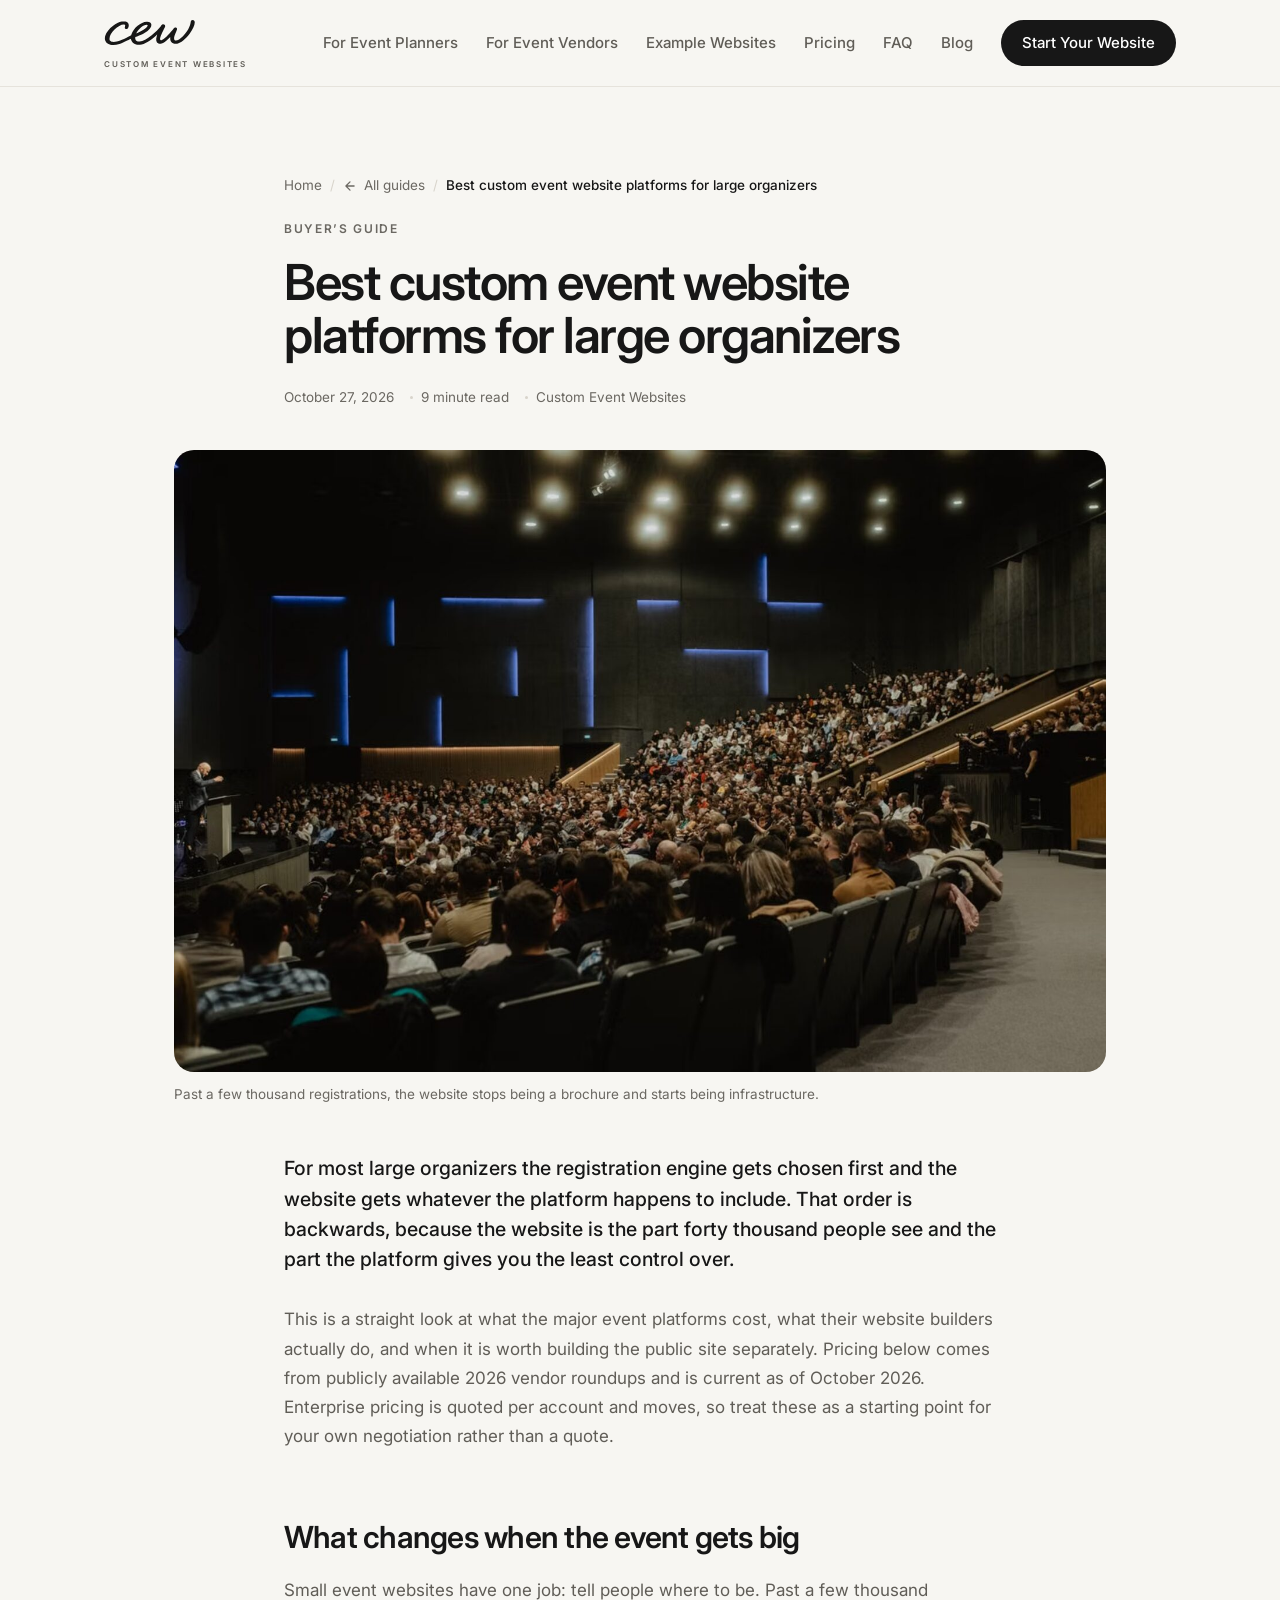
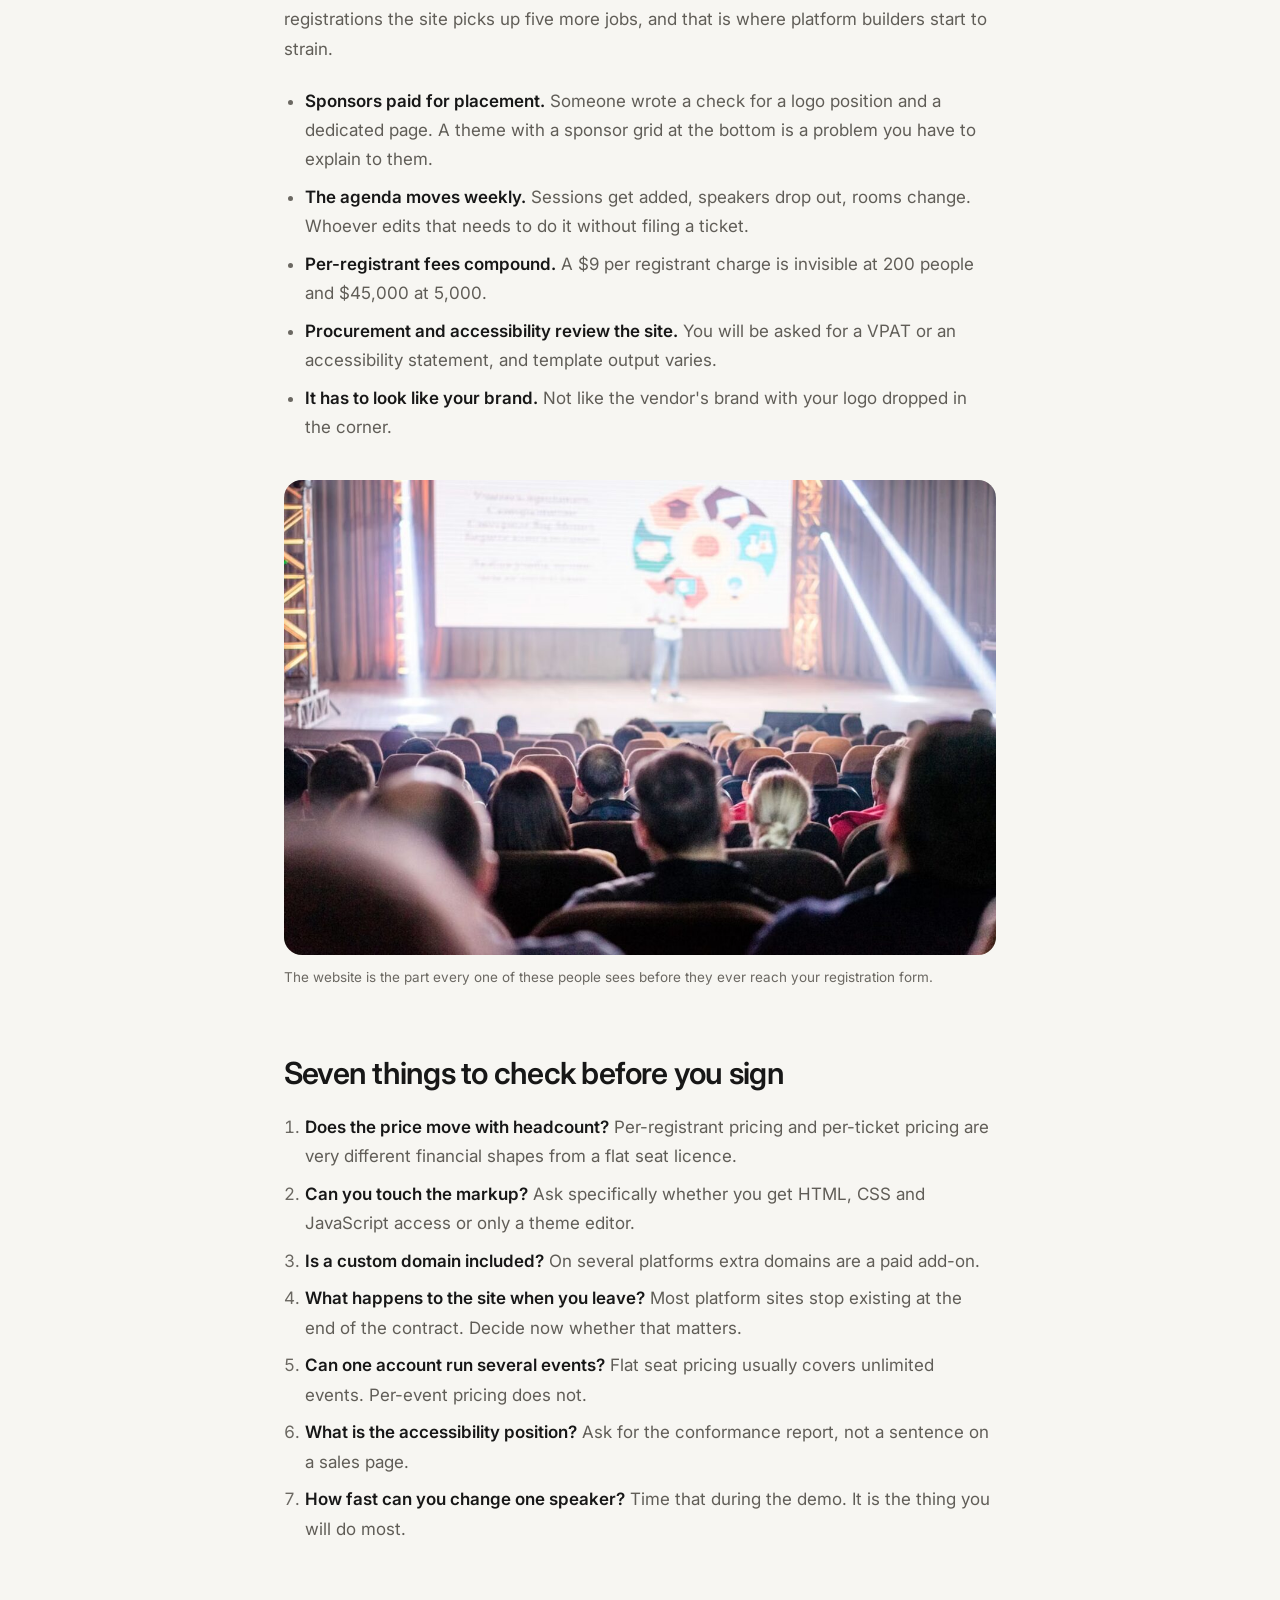
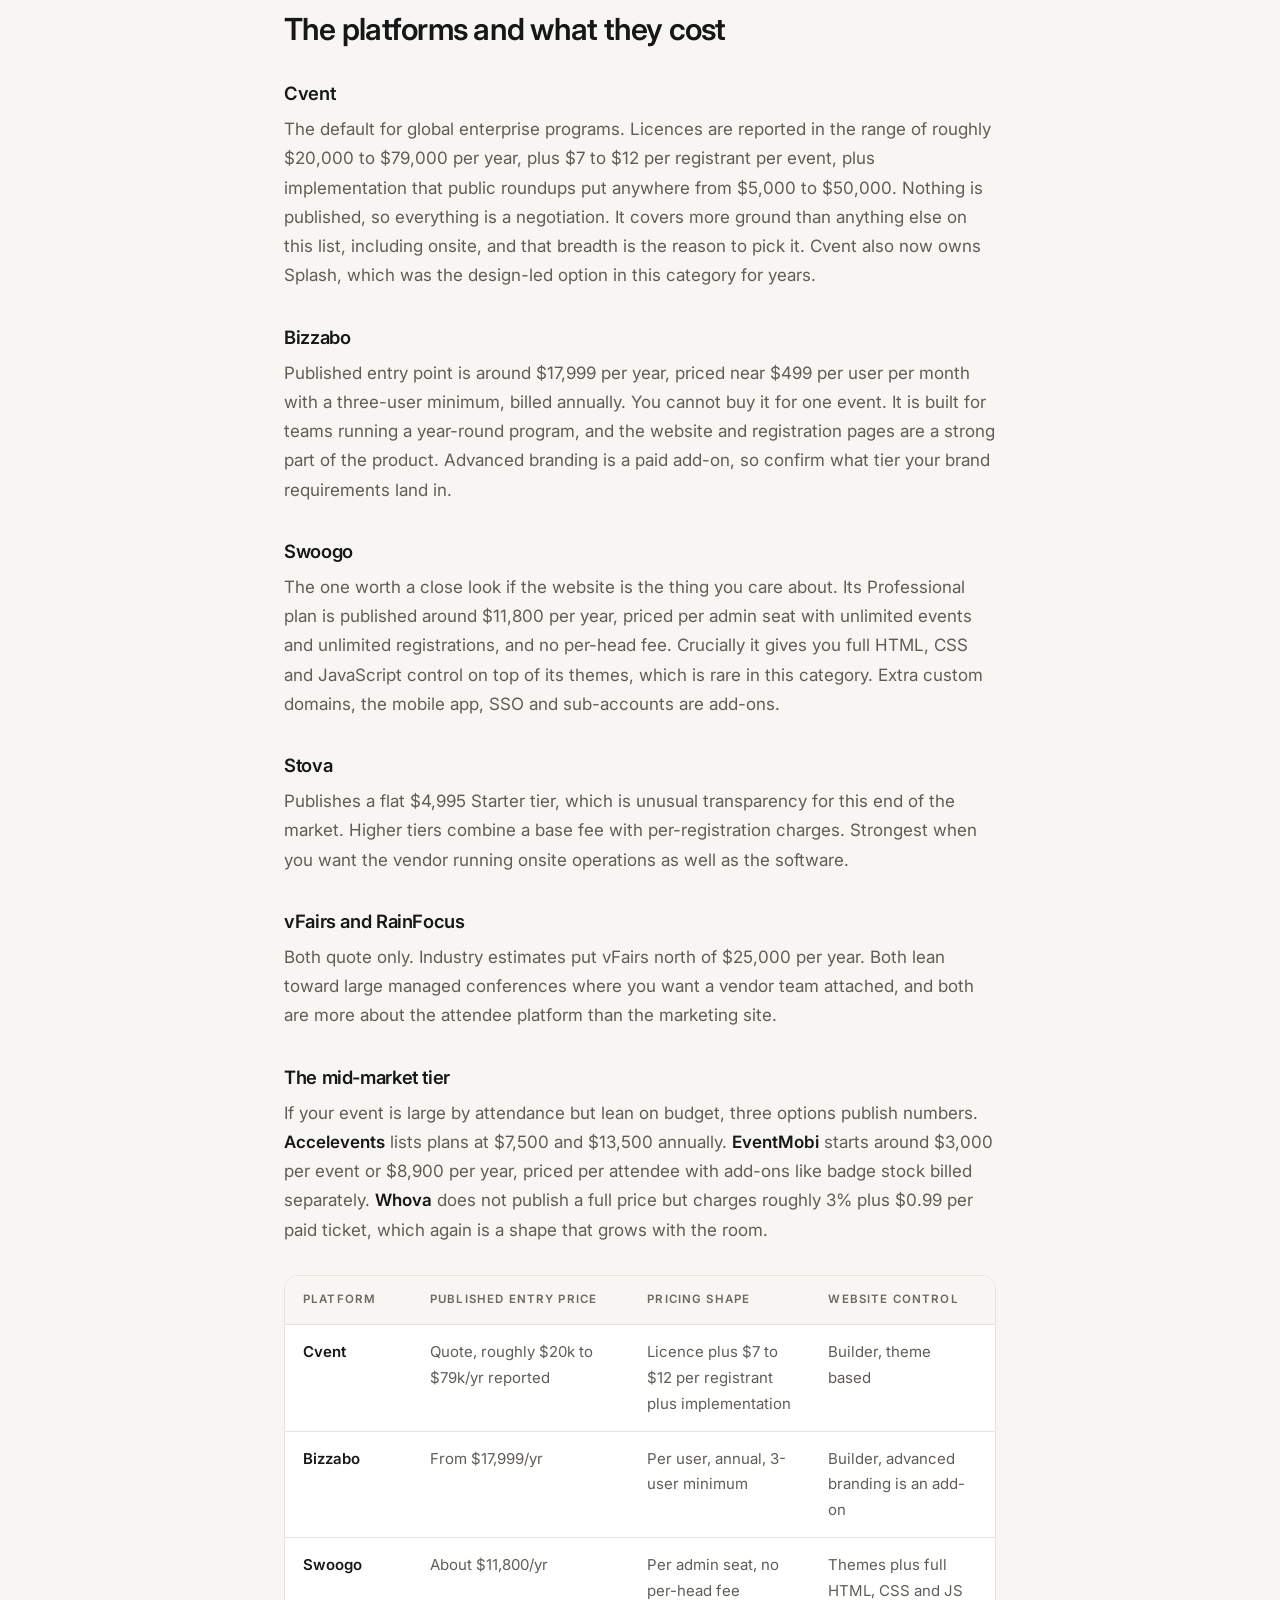
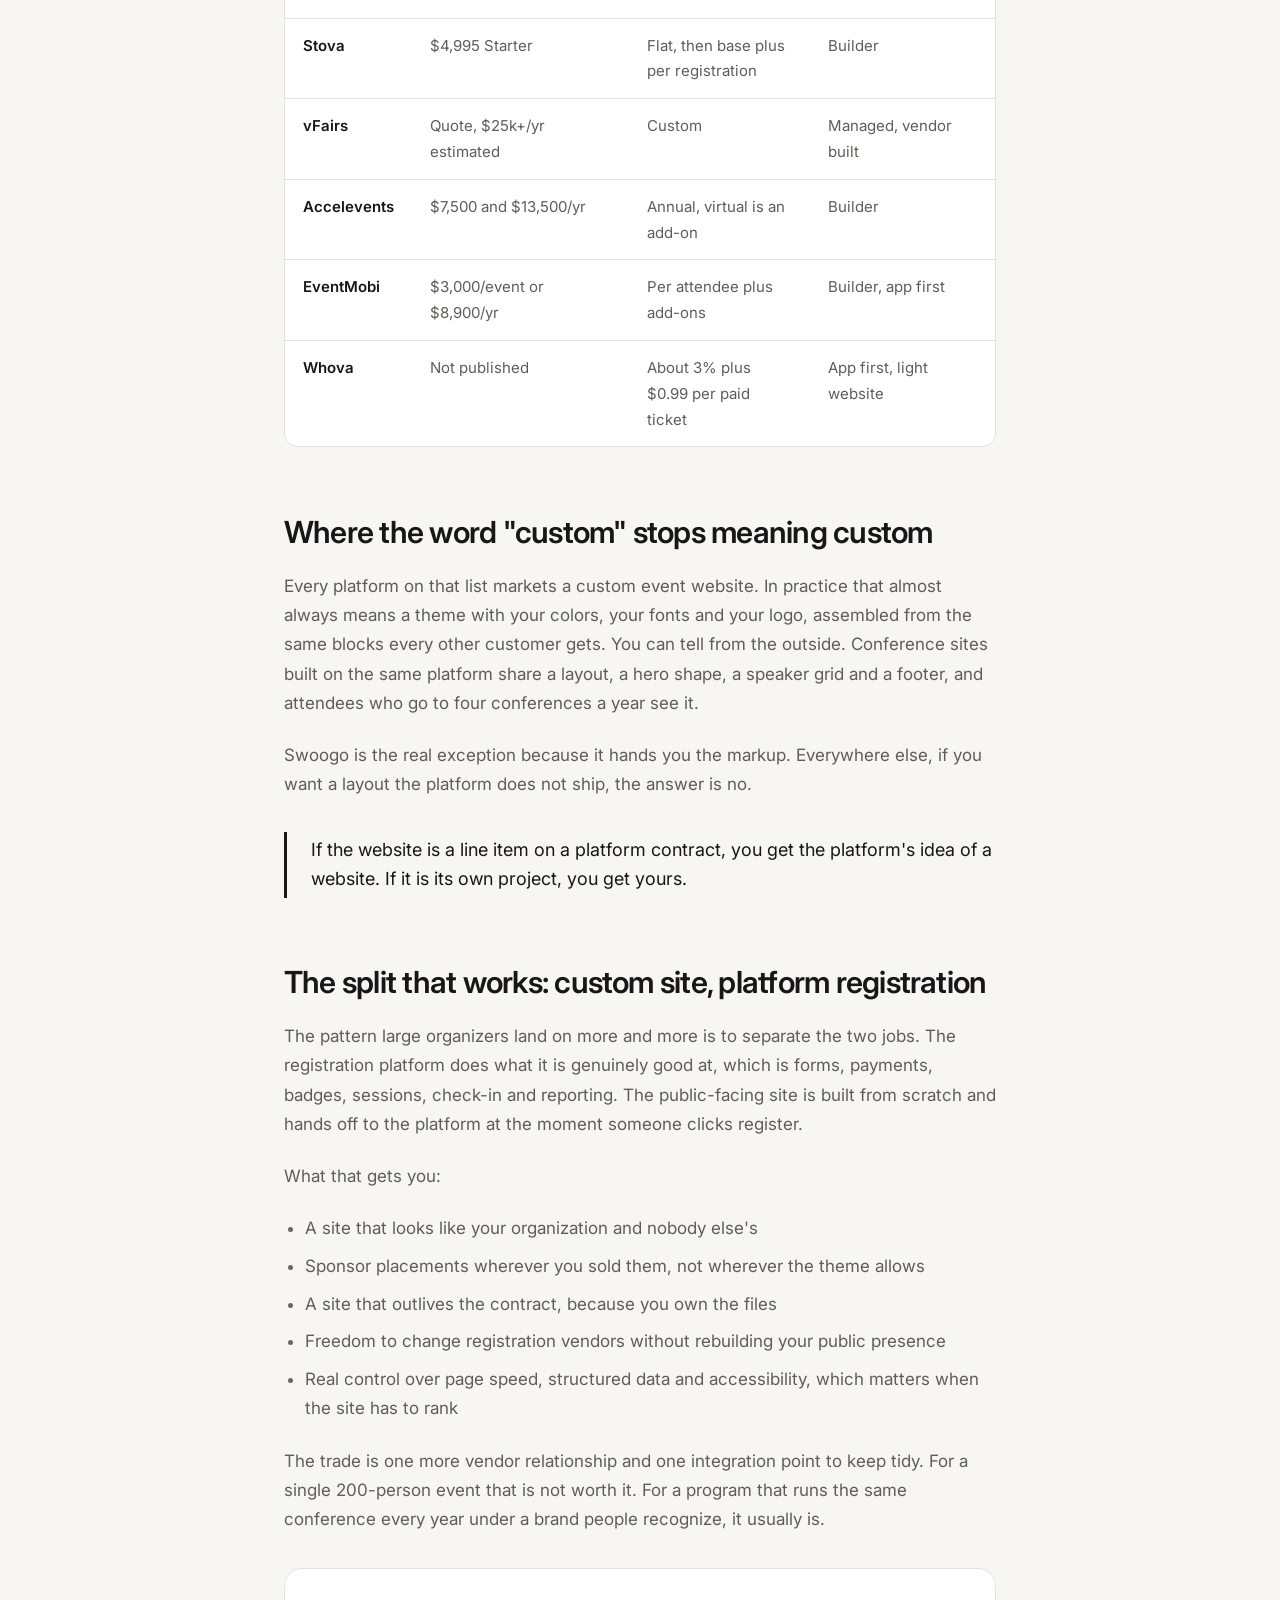
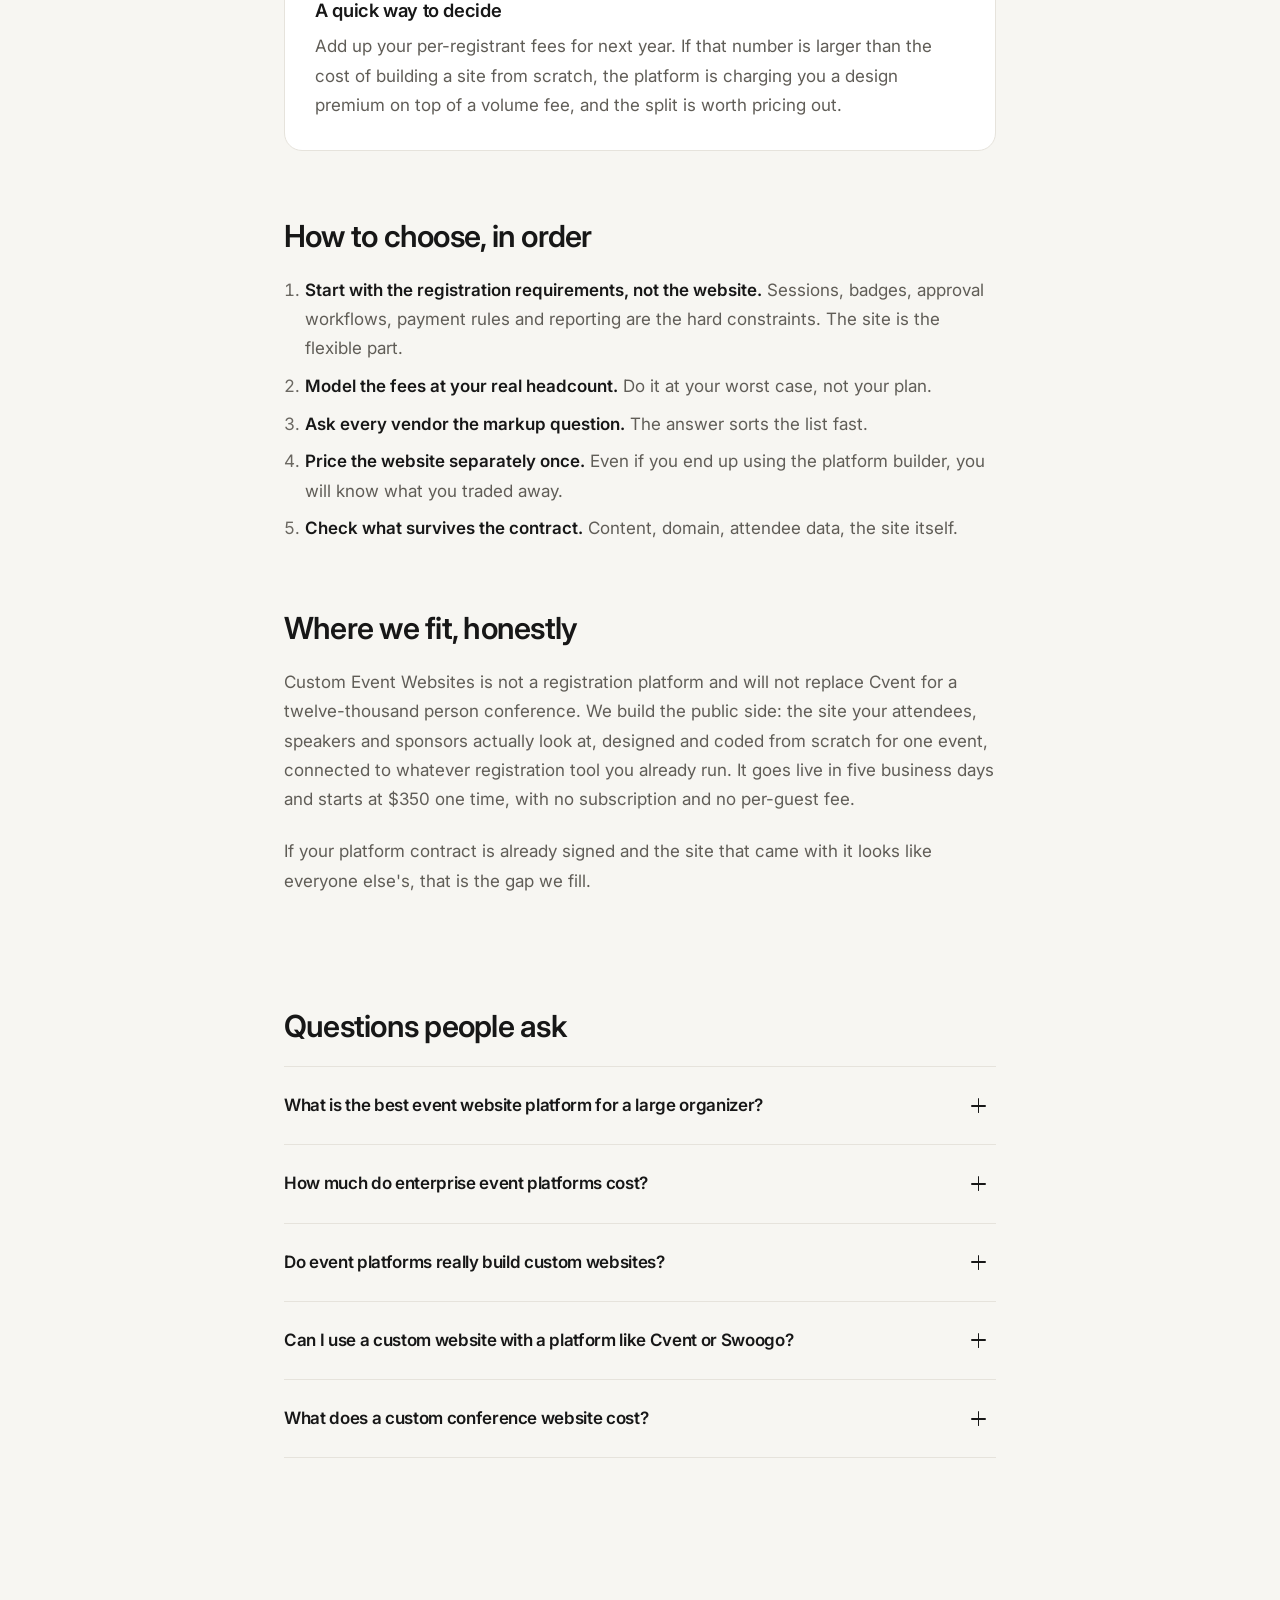
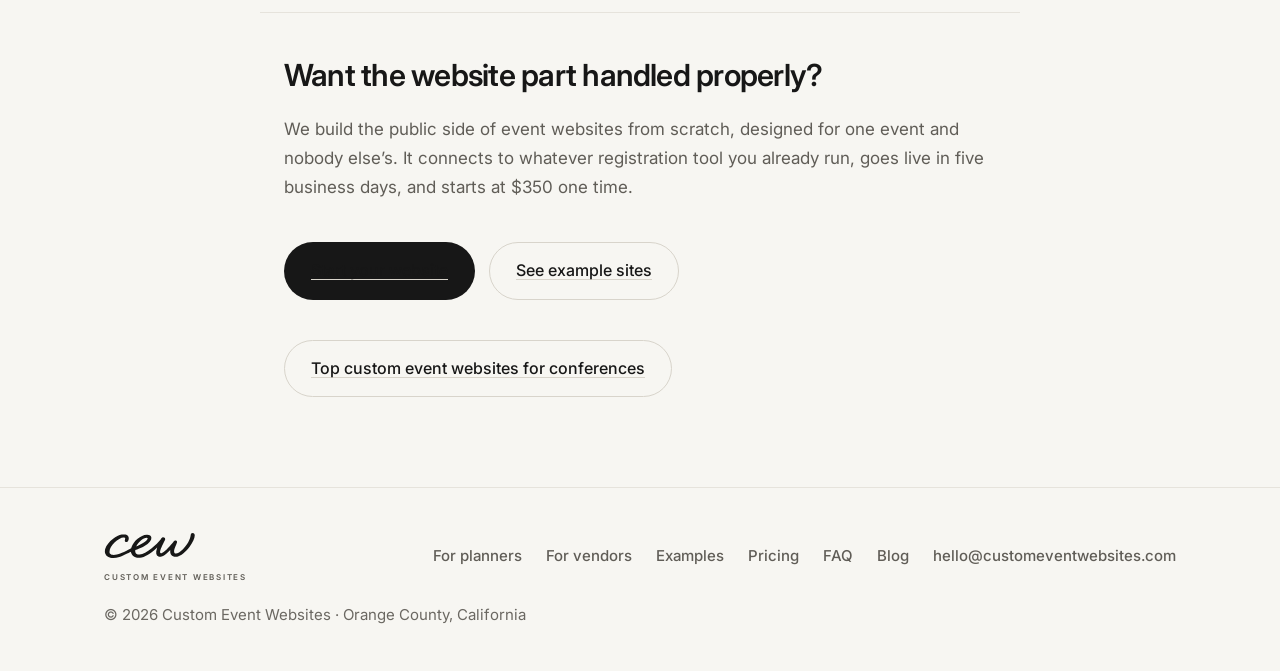
<file: blog/best-custom-event-website-platforms-for-large-organizers.html>
<!--
  SEO
  Title Tag:        Best Custom Event Website Platforms for Large Organizers (2026)
  Meta Description: Real 2026 pricing for Cvent, Bizzabo, Swoogo, Stova and more, what their website builders actually let you change, and when a custom-built site is the cheaper call.
  Slug:             /blog/best-custom-event-website-platforms-for-large-organizers
  Target Keyword:   best custom event website platforms for large organizers
-->
<!doctype html>
<html lang="en">
<head>
<meta charset="utf-8">
<meta name="viewport" content="width=device-width, initial-scale=1, viewport-fit=cover">
<title>Best Custom Event Website Platforms for Large Organizers (2026)</title>
<meta name="description" content="Real 2026 pricing for Cvent, Bizzabo, Swoogo, Stova and more, what their website builders actually let you change, and when a custom-built site is the cheaper call.">
<link rel="canonical" href="https://customeventwebsites.com/blog/best-custom-event-website-platforms-for-large-organizers">
<meta name="robots" content="index, follow, max-snippet:-1, max-image-preview:large">
<meta name="theme-color" content="#F7F6F2">

<meta property="og:type" content="article">
<meta property="og:site_name" content="Custom Event Websites">
<meta property="og:title" content="Best Custom Event Website Platforms for Large Organizers (2026)">
<meta property="og:description" content="Real 2026 pricing for Cvent, Bizzabo, Swoogo, Stova and more, what their website builders actually let you change, and when a custom-built site is the cheaper call.">
<meta property="og:url" content="https://customeventwebsites.com/blog/best-custom-event-website-platforms-for-large-organizers">
<meta property="og:image" content="https://customeventwebsites.com/og.png">
<meta name="twitter:card" content="summary_large_image">
<meta name="twitter:title" content="Best Custom Event Website Platforms for Large Organizers (2026)">
<meta name="twitter:description" content="Real 2026 pricing for Cvent, Bizzabo, Swoogo, Stova and more, what their website builders actually let you change, and when a custom-built site is the cheaper call.">
<meta name="twitter:image" content="https://customeventwebsites.com/og.png">

<link rel="icon" href="/favicon.svg" type="image/svg+xml">
<link rel="preconnect" href="https://fonts.googleapis.com">
<link rel="preconnect" href="https://fonts.gstatic.com" crossorigin>
<link rel="stylesheet" href="https://fonts.googleapis.com/css2?family=Inter:wght@400;500;600;700&display=swap">

<link rel="stylesheet" href="/style.css">
</head>
<body>

<header class="site-head">
  <div class="wrap head-row">
    <a class="brand" href="/" aria-label="Custom Event Websites home">
      <svg viewBox="0 0 1032 304" fill="currentColor" fill-rule="evenodd" role="img" aria-label="cew"><use href="#cewpath"/></svg>
      <span class="wm">Custom Event Websites</span>
    </a>
    <nav class="nav" aria-label="Main">
      <a class="nav-link" href="/planners.html">For Event Planners</a>
      <a class="nav-link" href="/vendors.html">For Event Vendors</a>
      <a class="nav-link" href="/examples.html">Example Websites</a>
      <a class="nav-link" href="/#pricing">Pricing</a>
      <a class="nav-link" href="/#faq">FAQ</a>
      <a class="nav-link" href="/blog">Blog</a>
      <a class="btn btn--ink btn--sm" href="/#start">Start Your Website</a>
    </nav>
      <button class="menu-btn" id="menuBtn" type="button" aria-expanded="false" aria-controls="mobileNav" aria-label="Menu"><span></span><span></span></button>
  </div>
  <nav class="mnav" id="mobileNav" aria-label="Mobile">
    <a href="/planners.html">For Event Planners</a>
    <a href="/vendors.html">For Event Vendors</a>
    <a href="/examples.html">Example Websites</a>
    <a href="/#pricing">Pricing</a>
    <a href="/#faq">FAQ</a>
    <a href="/blog">Blog</a>
    <a class="btn btn--ink" href="/#start">Start Your Website</a>
  </nav>
</header>

<svg width="0" height="0" style="position:absolute" aria-hidden="true"><defs><g id="cewpath"><path d="M86.1,292.9C66.7,290.6 47.0,282.5 33.2,271.1C23.6,263.2 14.6,248.0 11.4,234.3C9.0,224.0 9.9,203.3 13.3,191.9C25.5,151.3 57.5,109.7 102.9,75.8C132.4,53.7 170.1,35.5 199.0,29.4C210.8,27.0 234.1,26.9 243.0,29.3C265.0,35.2 277.4,48.6 278.7,67.8C279.7,82.7 274.7,99.3 266.9,107.1C252.7,121.4 229.1,110.7 234.5,92.4C239.5,75.0 239.4,75.4 238.2,71.2C236.3,64.9 232.4,62.7 222.6,62.2C196.1,61.0 153.6,84.4 118.5,119.5C85.1,152.8 63.6,190.7 62.2,218.6C61.6,232.1 63.3,237.9 70.0,245.3C88.0,265.0 131.0,262.8 189.5,239.2C207.7,231.9 220.1,226.1 263.1,204.8L305.7,183.8L309.4,172.6C333.5,99.7 413.7,33.1 481.0,30.3C513.0,29.0 532.2,41.2 533.7,63.9C535.7,93.5 508.9,125.9 455.9,158.0C432.3,172.3 407.5,183.8 372.5,196.6L352.5,203.9L351.9,207.6C351.1,212.4 352.4,224.3 354.5,229.9C360.5,246.9 378.2,255.4 402.4,252.9C437.3,249.3 484.9,224.4 537.0,182.6C575.3,151.8 618.4,109.0 639.8,80.5C649.4,67.6 651.7,65.2 656.2,62.9C671.0,55.3 689.0,64.9 689.0,80.4C689.0,84.3 687.1,88.9 676.4,110.2C642.1,178.7 629.4,213.3 632.0,230.6C634.4,246.0 650.8,242.1 678.7,219.5C702.1,200.5 748.8,151.2 778.7,114.0C786.8,103.8 790.6,99.9 794.0,98.2C804.3,93.0 818.2,97.5 821.9,107.3C824.3,113.6 823.3,117.7 814.6,136.9C794.2,182.1 786.8,208.0 789.8,224.0C795.7,255.8 840.6,241.7 888.7,192.9C936.9,143.9 971.6,81.3 976.0,35.3C977.7,17.2 984.2,10.0 998.7,10.0C1013.4,10.1 1022.0,19.9 1022.0,36.8C1022.0,68.1 998.8,119.7 964.2,165.0C917.8,225.9 865.3,268.3 824.4,278.1C812.5,280.9 792.8,280.4 783.3,277.0C758.0,268.1 743.5,244.1 745.4,214.1L746.0,203.7L728.7,220.6C693.9,254.7 670.9,270.9 648.4,277.1C636.6,280.3 621.9,279.6 612.8,275.3C586.7,263.0 580.6,232.9 595.1,187.5C597.2,181.0 598.8,175.5 598.7,175.4C598.6,175.3 593.5,179.7 587.5,185.2C518.1,248.3 457.8,283.0 405.3,290.0C392.8,291.7 372.0,290.8 361.5,288.1C333.2,280.8 311.9,260.6 305.1,234.6C303.9,230.2 303.0,225.6 303.0,224.3C303.0,223.0 302.9,222.0 302.7,222.0C302.6,222.0 283.8,231.4 261.0,242.8C215.5,265.7 197.7,273.6 173.5,281.6C141.0,292.3 112.6,296.0 86.1,292.9ZM376.2,158.4C437.1,134.0 493.5,91.6 491.8,71.5C490.9,60.1 473.9,60.9 448.5,73.5C428.1,83.7 408.0,100.2 390.2,121.5C378.3,135.7 361.3,163.0 364.4,163.0C364.6,163.0 369.9,160.9 376.2,158.4Z"/></g></defs></svg>

<main>

<article>
  <div class="wrap post-head">
    <nav class="crumbs" aria-label="Breadcrumb">
      <a href="/">Home</a>
      <span class="sep">/</span>
      <a href="/blog">
        <svg viewBox="0 0 24 24" fill="none" stroke="currentColor" stroke-width="2.2" stroke-linecap="round" stroke-linejoin="round" aria-hidden="true"><path d="M19 12H6M12 19l-7-7 7-7"/></svg>
        All guides
      </a>
      <span class="sep">/</span>
      <span aria-current="page">Best custom event website platforms for large organizers</span>
    </nav>
    <p class="post-kicker">Buyer&rsquo;s guide</p>
    <h1>Best custom event website platforms for large organizers</h1>
    <p class="post-meta"><span>October 27, 2026</span><span>9 minute read</span><span>Custom Event Websites</span></p>
  </div>

  <div class="post-hero">
    <figure>
      <div class="shot"><img src="/img/blog/large-organizer-conference-auditorium.jpg" alt="A packed auditorium at a large conference, the kind of event that needs the best custom event website platforms for large organizers" width="1600" height="1068" fetchpriority="high"></div>
      <figcaption>Past a few thousand registrations, the website stops being a brochure and starts being infrastructure.</figcaption>
    </figure>
  </div>

  <div class="wrap post">

    <p class="lede">For most large organizers the registration engine gets chosen first and the website gets whatever the platform happens to include. That order is backwards, because the website is the part forty thousand people see and the part the platform gives you the least control over.</p>

    <p>This is a straight look at what the major event platforms cost, what their website builders actually do, and when it is worth building the public site separately. Pricing below comes from publicly available 2026 vendor roundups and is current as of October 2026. Enterprise pricing is quoted per account and moves, so treat these as a starting point for your own negotiation rather than a quote.</p>

    <h2>What changes when the event gets big</h2>

    <p>Small event websites have one job: tell people where to be. Past a few thousand registrations the site picks up five more jobs, and that is where platform builders start to strain.</p>

    <ul>
      <li><strong>Sponsors paid for placement.</strong> Someone wrote a check for a logo position and a dedicated page. A theme with a sponsor grid at the bottom is a problem you have to explain to them.</li>
      <li><strong>The agenda moves weekly.</strong> Sessions get added, speakers drop out, rooms change. Whoever edits that needs to do it without filing a ticket.</li>
      <li><strong>Per-registrant fees compound.</strong> A $9 per registrant charge is invisible at 200 people and $45,000 at 5,000.</li>
      <li><strong>Procurement and accessibility review the site.</strong> You will be asked for a VPAT or an accessibility statement, and template output varies.</li>
      <li><strong>It has to look like your brand.</strong> Not like the vendor's brand with your logo dropped in the corner.</li>
    </ul>

    <figure class="post-fig">
      <div class="shot"><img src="/img/blog/conference-audience-presentation-screen.jpg" alt="Attendees watching a keynote on a large screen, the kind of audience a custom event website platform for large organizers has to serve" width="1200" height="800" loading="lazy"></div>
      <figcaption>The website is the part every one of these people sees before they ever reach your registration form.</figcaption>
    </figure>

    <h2>Seven things to check before you sign</h2>

    <ol>
      <li><strong>Does the price move with headcount?</strong> Per-registrant pricing and per-ticket pricing are very different financial shapes from a flat seat licence.</li>
      <li><strong>Can you touch the markup?</strong> Ask specifically whether you get HTML, CSS and JavaScript access or only a theme editor.</li>
      <li><strong>Is a custom domain included?</strong> On several platforms extra domains are a paid add-on.</li>
      <li><strong>What happens to the site when you leave?</strong> Most platform sites stop existing at the end of the contract. Decide now whether that matters.</li>
      <li><strong>Can one account run several events?</strong> Flat seat pricing usually covers unlimited events. Per-event pricing does not.</li>
      <li><strong>What is the accessibility position?</strong> Ask for the conformance report, not a sentence on a sales page.</li>
      <li><strong>How fast can you change one speaker?</strong> Time that during the demo. It is the thing you will do most.</li>
    </ol>

    <h2>The platforms and what they cost</h2>

    <h3>Cvent</h3>
    <p>The default for global enterprise programs. Licences are reported in the range of roughly $20,000 to $79,000 per year, plus $7 to $12 per registrant per event, plus implementation that public roundups put anywhere from $5,000 to $50,000. Nothing is published, so everything is a negotiation. It covers more ground than anything else on this list, including onsite, and that breadth is the reason to pick it. Cvent also now owns Splash, which was the design-led option in this category for years.</p>

    <h3>Bizzabo</h3>
    <p>Published entry point is around $17,999 per year, priced near $499 per user per month with a three-user minimum, billed annually. You cannot buy it for one event. It is built for teams running a year-round program, and the website and registration pages are a strong part of the product. Advanced branding is a paid add-on, so confirm what tier your brand requirements land in.</p>

    <h3>Swoogo</h3>
    <p>The one worth a close look if the website is the thing you care about. Its Professional plan is published around $11,800 per year, priced per admin seat with unlimited events and unlimited registrations, and no per-head fee. Crucially it gives you full HTML, CSS and JavaScript control on top of its themes, which is rare in this category. Extra custom domains, the mobile app, SSO and sub-accounts are add-ons.</p>

    <h3>Stova</h3>
    <p>Publishes a flat $4,995 Starter tier, which is unusual transparency for this end of the market. Higher tiers combine a base fee with per-registration charges. Strongest when you want the vendor running onsite operations as well as the software.</p>

    <h3>vFairs and RainFocus</h3>
    <p>Both quote only. Industry estimates put vFairs north of $25,000 per year. Both lean toward large managed conferences where you want a vendor team attached, and both are more about the attendee platform than the marketing site.</p>

    <h3>The mid-market tier</h3>
    <p>If your event is large by attendance but lean on budget, three options publish numbers. <strong>Accelevents</strong> lists plans at $7,500 and $13,500 annually. <strong>EventMobi</strong> starts around $3,000 per event or $8,900 per year, priced per attendee with add-ons like badge stock billed separately. <strong>Whova</strong> does not publish a full price but charges roughly 3% plus $0.99 per paid ticket, which again is a shape that grows with the room.</p>

    <div class="tbl-wrap">
      <table>
        <thead>
          <tr><th scope="col">Platform</th><th scope="col">Published entry price</th><th scope="col">Pricing shape</th><th scope="col">Website control</th></tr>
        </thead>
        <tbody>
          <tr><td><strong>Cvent</strong></td><td>Quote, roughly $20k to $79k/yr reported</td><td>Licence plus $7 to $12 per registrant plus implementation</td><td>Builder, theme based</td></tr>
          <tr><td><strong>Bizzabo</strong></td><td>From $17,999/yr</td><td>Per user, annual, 3-user minimum</td><td>Builder, advanced branding is an add-on</td></tr>
          <tr><td><strong>Swoogo</strong></td><td>About $11,800/yr</td><td>Per admin seat, no per-head fee</td><td>Themes plus full HTML, CSS and JS</td></tr>
          <tr><td><strong>Stova</strong></td><td>$4,995 Starter</td><td>Flat, then base plus per registration</td><td>Builder</td></tr>
          <tr><td><strong>vFairs</strong></td><td>Quote, $25k+/yr estimated</td><td>Custom</td><td>Managed, vendor built</td></tr>
          <tr><td><strong>Accelevents</strong></td><td>$7,500 and $13,500/yr</td><td>Annual, virtual is an add-on</td><td>Builder</td></tr>
          <tr><td><strong>EventMobi</strong></td><td>$3,000/event or $8,900/yr</td><td>Per attendee plus add-ons</td><td>Builder, app first</td></tr>
          <tr><td><strong>Whova</strong></td><td>Not published</td><td>About 3% plus $0.99 per paid ticket</td><td>App first, light website</td></tr>
        </tbody>
      </table>
    </div>

    <h2>Where the word "custom" stops meaning custom</h2>

    <p>Every platform on that list markets a custom event website. In practice that almost always means a theme with your colors, your fonts and your logo, assembled from the same blocks every other customer gets. You can tell from the outside. Conference sites built on the same platform share a layout, a hero shape, a speaker grid and a footer, and attendees who go to four conferences a year see it.</p>

    <p>Swoogo is the real exception because it hands you the markup. Everywhere else, if you want a layout the platform does not ship, the answer is no.</p>

    <blockquote>
      <p>If the website is a line item on a platform contract, you get the platform's idea of a website. If it is its own project, you get yours.</p>
    </blockquote>

    <h2>The split that works: custom site, platform registration</h2>

    <p>The pattern large organizers land on more and more is to separate the two jobs. The registration platform does what it is genuinely good at, which is forms, payments, badges, sessions, check-in and reporting. The public-facing site is built from scratch and hands off to the platform at the moment someone clicks register.</p>

    <p>What that gets you:</p>

    <ul>
      <li>A site that looks like your organization and nobody else's</li>
      <li>Sponsor placements wherever you sold them, not wherever the theme allows</li>
      <li>A site that outlives the contract, because you own the files</li>
      <li>Freedom to change registration vendors without rebuilding your public presence</li>
      <li>Real control over page speed, structured data and accessibility, which matters when the site has to rank</li>
    </ul>

    <p>The trade is one more vendor relationship and one integration point to keep tidy. For a single 200-person event that is not worth it. For a program that runs the same conference every year under a brand people recognize, it usually is.</p>

    <div class="callout">
      <h3>A quick way to decide</h3>
      <p>Add up your per-registrant fees for next year. If that number is larger than the cost of building a site from scratch, the platform is charging you a design premium on top of a volume fee, and the split is worth pricing out.</p>
    </div>

    <h2>How to choose, in order</h2>

    <ol>
      <li><strong>Start with the registration requirements, not the website.</strong> Sessions, badges, approval workflows, payment rules and reporting are the hard constraints. The site is the flexible part.</li>
      <li><strong>Model the fees at your real headcount.</strong> Do it at your worst case, not your plan.</li>
      <li><strong>Ask every vendor the markup question.</strong> The answer sorts the list fast.</li>
      <li><strong>Price the website separately once.</strong> Even if you end up using the platform builder, you will know what you traded away.</li>
      <li><strong>Check what survives the contract.</strong> Content, domain, attendee data, the site itself.</li>
    </ol>

    <h2>Where we fit, honestly</h2>

    <p>Custom Event Websites is not a registration platform and will not replace Cvent for a twelve-thousand person conference. We build the public side: the site your attendees, speakers and sponsors actually look at, designed and coded from scratch for one event, connected to whatever registration tool you already run. It goes live in five business days and starts at $350 one time, with no subscription and no per-guest fee.</p>

    <p>If your platform contract is already signed and the site that came with it looks like everyone else's, that is the gap we fill.</p>

  </div>
</article>

<section class="wrap post" style="padding-top:0">
  <h2>Questions people ask</h2>
  <div class="faq" style="max-width:none">
      <details>
        <summary>What is the best event website platform for a large organizer?</summary>
        <p>It depends on which problem is biggest. Cvent covers the most ground for global enterprise programs and prices by quote. Bizzabo starts around $17,999 a year for teams running a year-round program. Swoogo is the strongest pick when the website itself matters most, at about $11,800 a year with full HTML, CSS and JavaScript control and no per-registrant fee. Stova publishes a flat $4,995 Starter tier.</p>
      </details>
      <details>
        <summary>How much do enterprise event platforms cost?</summary>
        <p>Published 2026 figures run from about $4,995 flat for Stova Starter and roughly $7,500 for Accelevents up to $11,800 for Swoogo, $17,999 for Bizzabo, and a reported $20,000 to $79,000 or more for Cvent licences. Cvent also adds $7 to $12 per registrant per event plus implementation fees. Confirm current pricing with each vendor.</p>
      </details>
      <details>
        <summary>Do event platforms really build custom websites?</summary>
        <p>Mostly they build themed websites. You get your colors, fonts and logo inside a layout the platform ships to every customer. Swoogo is the main exception because it gives you HTML, CSS and JavaScript access on top of its themes. If you need a layout the platform does not offer, you need the site built outside the platform.</p>
      </details>
      <details>
        <summary>Can I use a custom website with a platform like Cvent or Swoogo?</summary>
        <p>Yes, and large organizers increasingly do. The public site is built from scratch and the register button hands off to the platform, which keeps running forms, payments, badges and reporting. You keep the design and the files, and you can change registration vendors later without rebuilding the public site.</p>
      </details>
      <details>
        <summary>What does a custom conference website cost?</summary>
        <p>A site built from scratch runs from $350 for a single page up to $1,500 and above for a large multi-page build with ticketing handoff, speaker and sponsor pages and seating lookup. That is one time, with no subscription and no per-guest fee, which is a different financial shape from a platform licence.</p>
      </details>
  </div>
</section>

<section class="wrap post post-cta">
  <h2>Want the website part handled properly?</h2>
  <p>We build the public side of event websites from scratch, designed for one event and nobody else&rsquo;s. It connects to whatever registration tool you already run, goes live in five business days, and starts at $350 one time.</p>
  <div class="post-foot-nav">
    <a class="btn btn--ink" href="/#start">Start your website</a>
    <a class="btn btn--line" href="/examples.html">See example sites</a>
  </div>
  <div class="post-foot-nav">
    <a class="btn btn--line" href="/blog/top-custom-event-websites-for-conferences">Top custom event websites for conferences</a>
  </div>

</section>

<script type="application/ld+json">
{
  "@context": "https://schema.org",
  "@graph": [
    {
      "@type": "BlogPosting",
      "@id": "https://customeventwebsites.com/blog/best-custom-event-website-platforms-for-large-organizers#post",
      "headline": "Best custom event website platforms for large organizers",
      "name": "Best Custom Event Website Platforms for Large Organizers (2026)",
      "description": "Real 2026 pricing for Cvent, Bizzabo, Swoogo, Stova and more, what their website builders actually let you change, and when a custom-built site is the cheaper call.",
      "datePublished": "2026-10-27",
      "dateModified": "2026-10-27",
      "inLanguage": "en-US",
      "mainEntityOfPage": {
        "@type": "WebPage",
        "@id": "https://customeventwebsites.com/blog/best-custom-event-website-platforms-for-large-organizers"
      },
      "image": "https://customeventwebsites.com/img/blog/large-organizer-conference-auditorium.jpg",
      "author": {
        "@type": "Organization",
        "name": "Custom Event Websites",
        "url": "https://customeventwebsites.com/"
      },
      "publisher": {
        "@id": "https://customeventwebsites.com/#org"
      },
      "about": "best custom event website platforms for large organizers"
    },
    {
      "@type": "BreadcrumbList",
      "itemListElement": [
        {
          "@type": "ListItem",
          "position": 1,
          "name": "Home",
          "item": "https://customeventwebsites.com/"
        },
        {
          "@type": "ListItem",
          "position": 2,
          "name": "Blog",
          "item": "https://customeventwebsites.com/blog"
        },
        {
          "@type": "ListItem",
          "position": 3,
          "name": "Best custom event website platforms for large organizers",
          "item": "https://customeventwebsites.com/blog/best-custom-event-website-platforms-for-large-organizers"
        }
      ]
    },
    {
      "@type": "FAQPage",
      "@id": "https://customeventwebsites.com/blog/best-custom-event-website-platforms-for-large-organizers#faq",
      "mainEntity": [
        {
          "@type": "Question",
          "name": "What is the best event website platform for a large organizer?",
          "acceptedAnswer": {
            "@type": "Answer",
            "text": "It depends on which problem is biggest. Cvent covers the most ground for global enterprise programs and prices by quote. Bizzabo starts around $17,999 a year for teams running a year-round program. Swoogo is the strongest pick when the website itself matters most, at about $11,800 a year with full HTML, CSS and JavaScript control and no per-registrant fee. Stova publishes a flat $4,995 Starter tier."
          }
        },
        {
          "@type": "Question",
          "name": "How much do enterprise event platforms cost?",
          "acceptedAnswer": {
            "@type": "Answer",
            "text": "Published 2026 figures run from about $4,995 flat for Stova Starter and roughly $7,500 for Accelevents up to $11,800 for Swoogo, $17,999 for Bizzabo, and a reported $20,000 to $79,000 or more for Cvent licences. Cvent also adds $7 to $12 per registrant per event plus implementation fees. Confirm current pricing with each vendor."
          }
        },
        {
          "@type": "Question",
          "name": "Do event platforms really build custom websites?",
          "acceptedAnswer": {
            "@type": "Answer",
            "text": "Mostly they build themed websites. You get your colors, fonts and logo inside a layout the platform ships to every customer. Swoogo is the main exception because it gives you HTML, CSS and JavaScript access on top of its themes. If you need a layout the platform does not offer, you need the site built outside the platform."
          }
        },
        {
          "@type": "Question",
          "name": "Can I use a custom website with a platform like Cvent or Swoogo?",
          "acceptedAnswer": {
            "@type": "Answer",
            "text": "Yes, and large organizers increasingly do. The public site is built from scratch and the register button hands off to the platform, which keeps running forms, payments, badges and reporting. You keep the design and the files, and you can change registration vendors later without rebuilding the public site."
          }
        },
        {
          "@type": "Question",
          "name": "What does a custom conference website cost?",
          "acceptedAnswer": {
            "@type": "Answer",
            "text": "A site built from scratch runs from $350 for a single page up to $1,500 and above for a large multi-page build with ticketing handoff, speaker and sponsor pages and seating lookup. That is one time, with no subscription and no per-guest fee, which is a different financial shape from a platform licence."
          }
        }
      ]
    }
  ]
}
</script>
</main>

<footer class="site-foot">
  <div class="wrap foot-row">
    <a class="brand" href="/" aria-label="Custom Event Websites home">
      <svg viewBox="0 0 1032 304" fill="currentColor" fill-rule="evenodd" role="img" aria-label="cew"><use href="#cewpath"/></svg>
      <span class="wm">Custom Event Websites</span>
    </a>
    <nav class="foot-links" aria-label="Footer">
      <a href="/planners.html">For planners</a>
      <a href="/vendors.html">For vendors</a>
      <a href="/examples.html">Examples</a>
      <a href="/#pricing">Pricing</a>
      <a href="/#faq">FAQ</a>
      <a href="/blog">Blog</a>
      <a href="mailto:hello@customeventwebsites.com">hello@customeventwebsites.com</a>
    </nav>
    <p>&copy; 2026 Custom Event Websites &middot; Orange County, California</p>
  </div>
</footer>

<script src="/nav.js" defer></script>
</body>
</html>
</file>
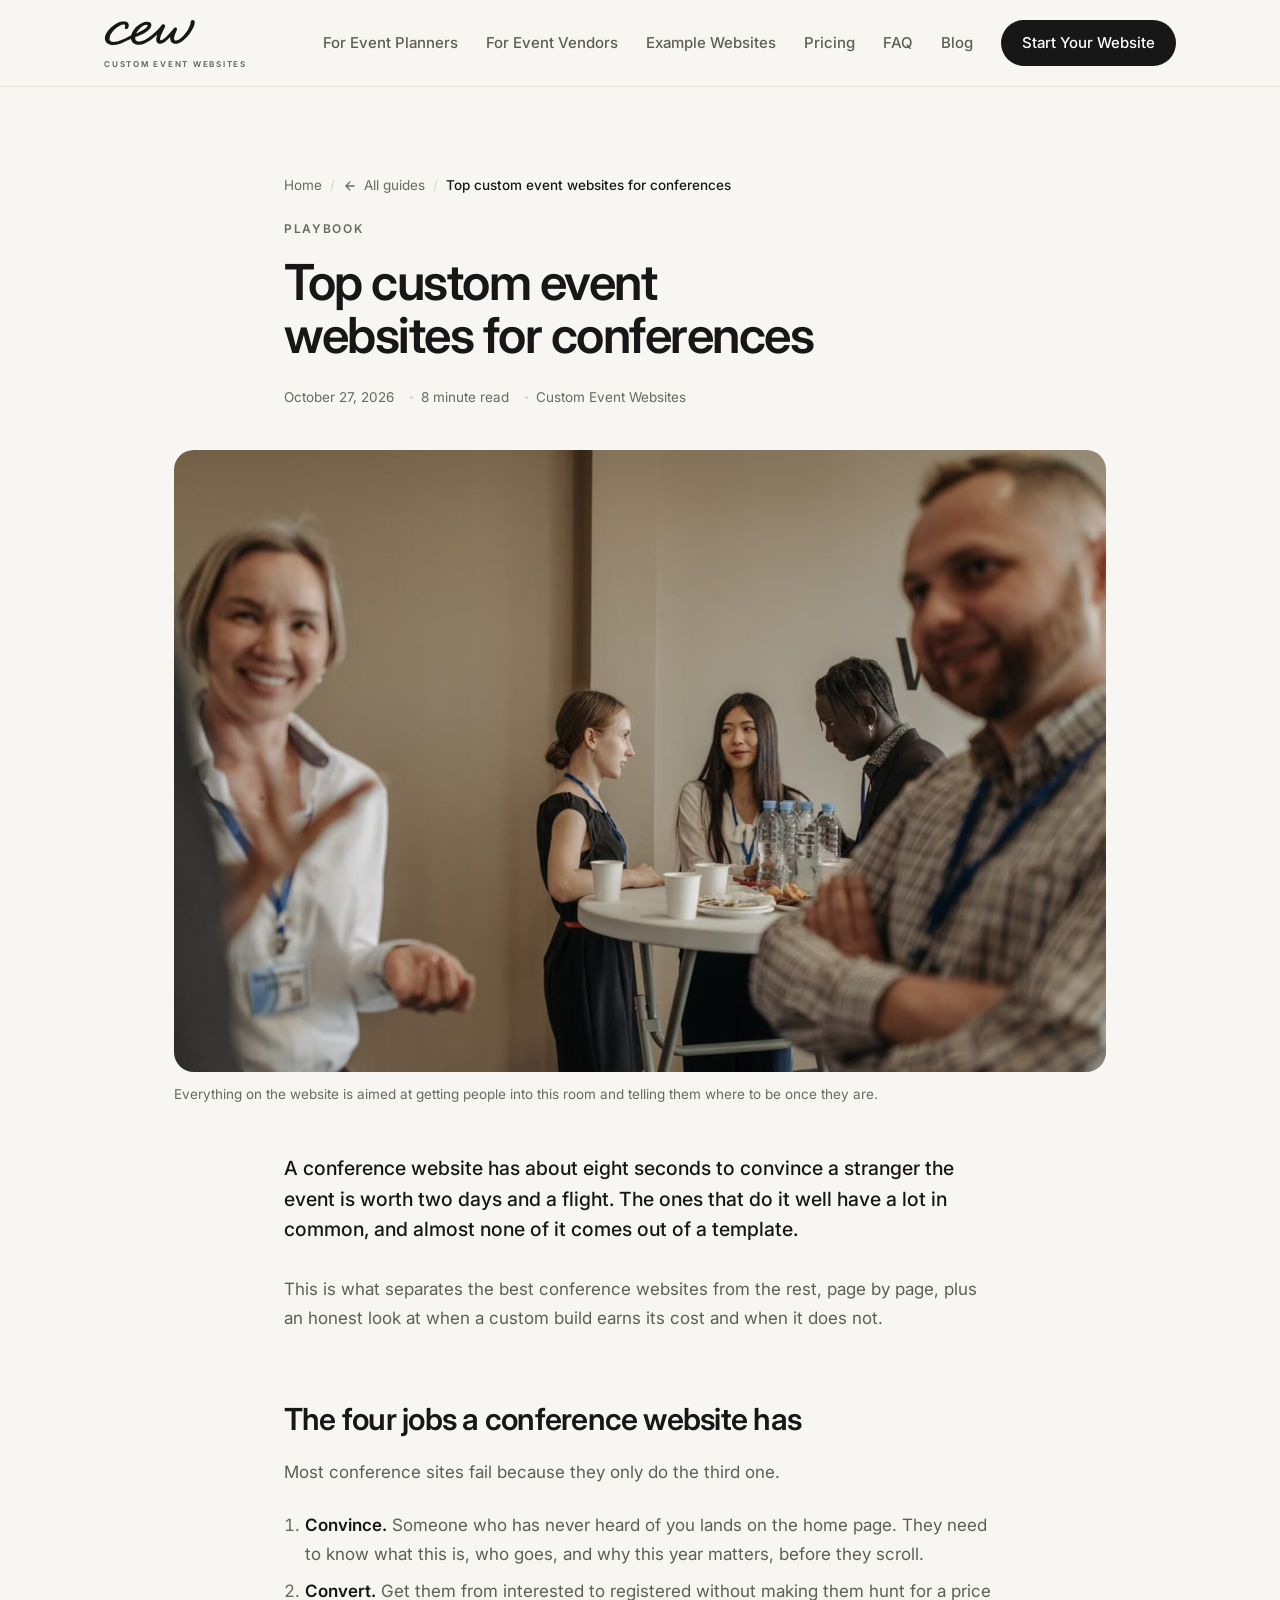
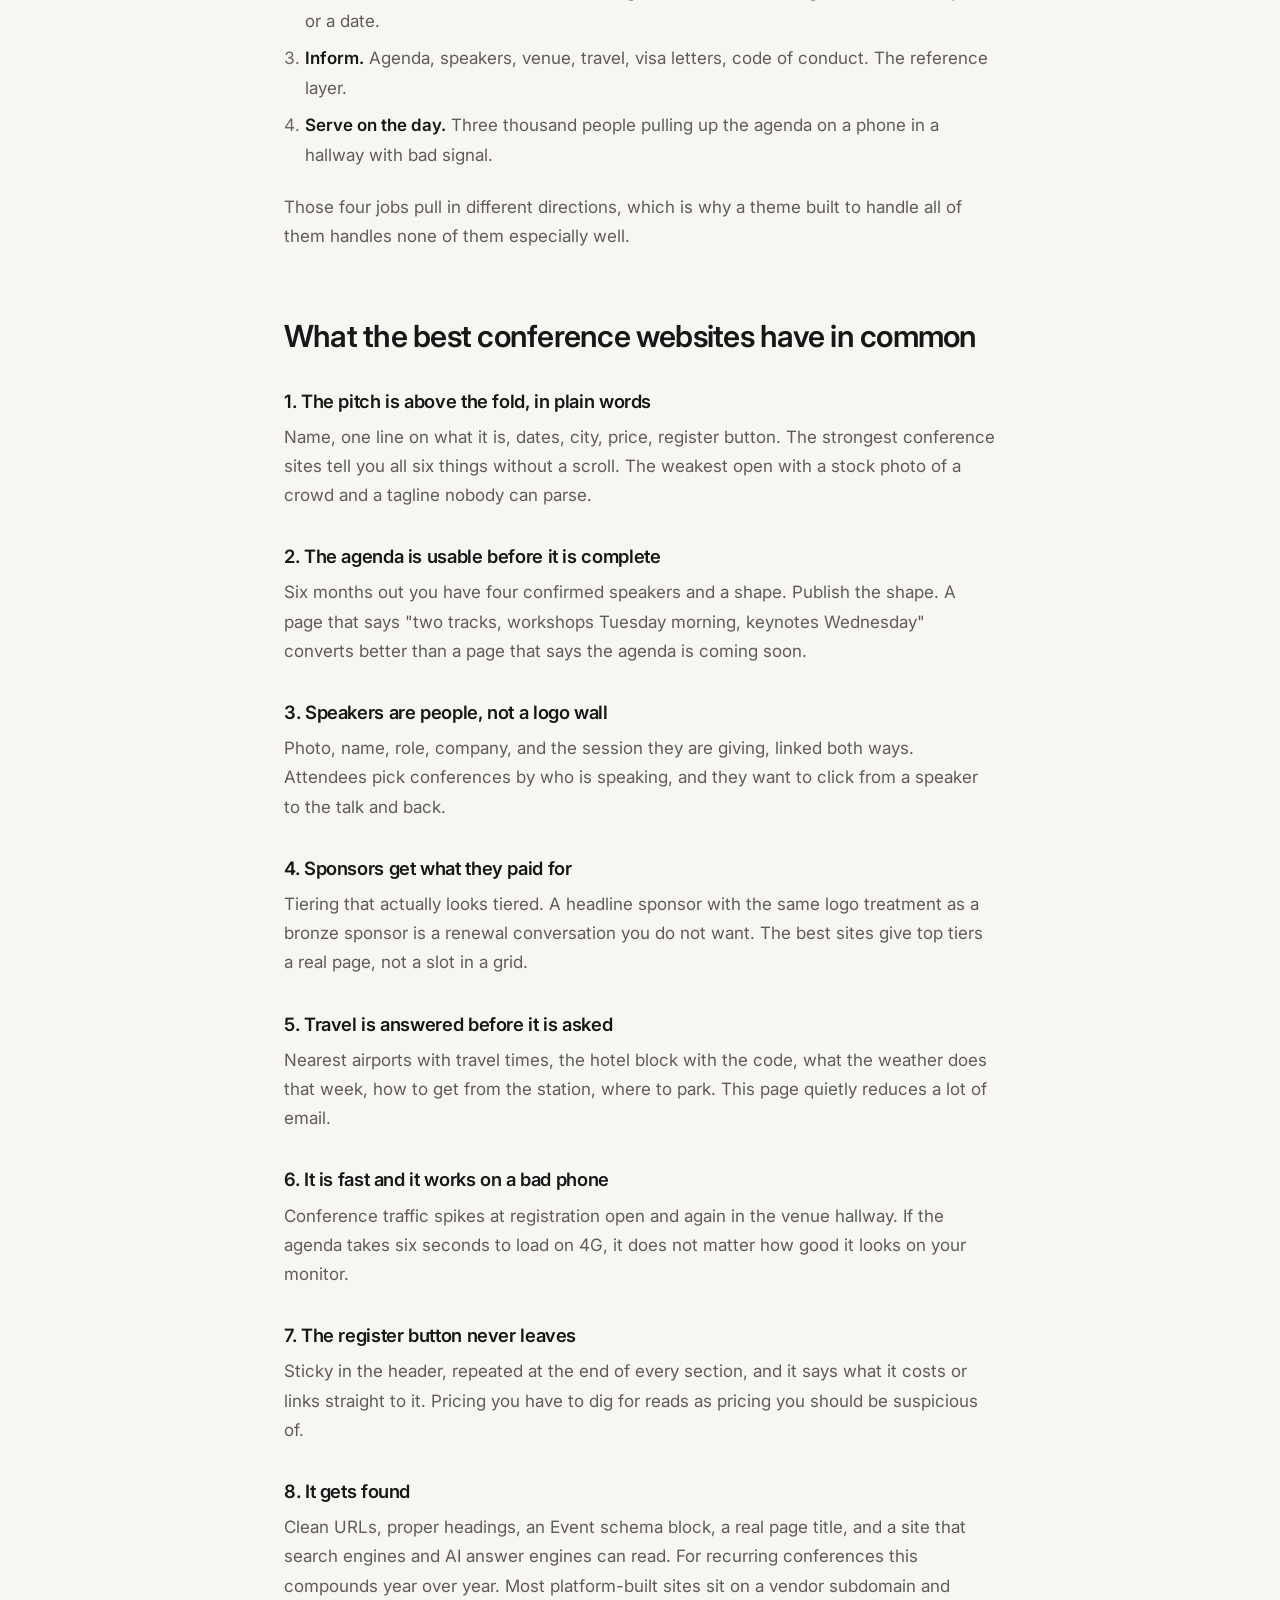
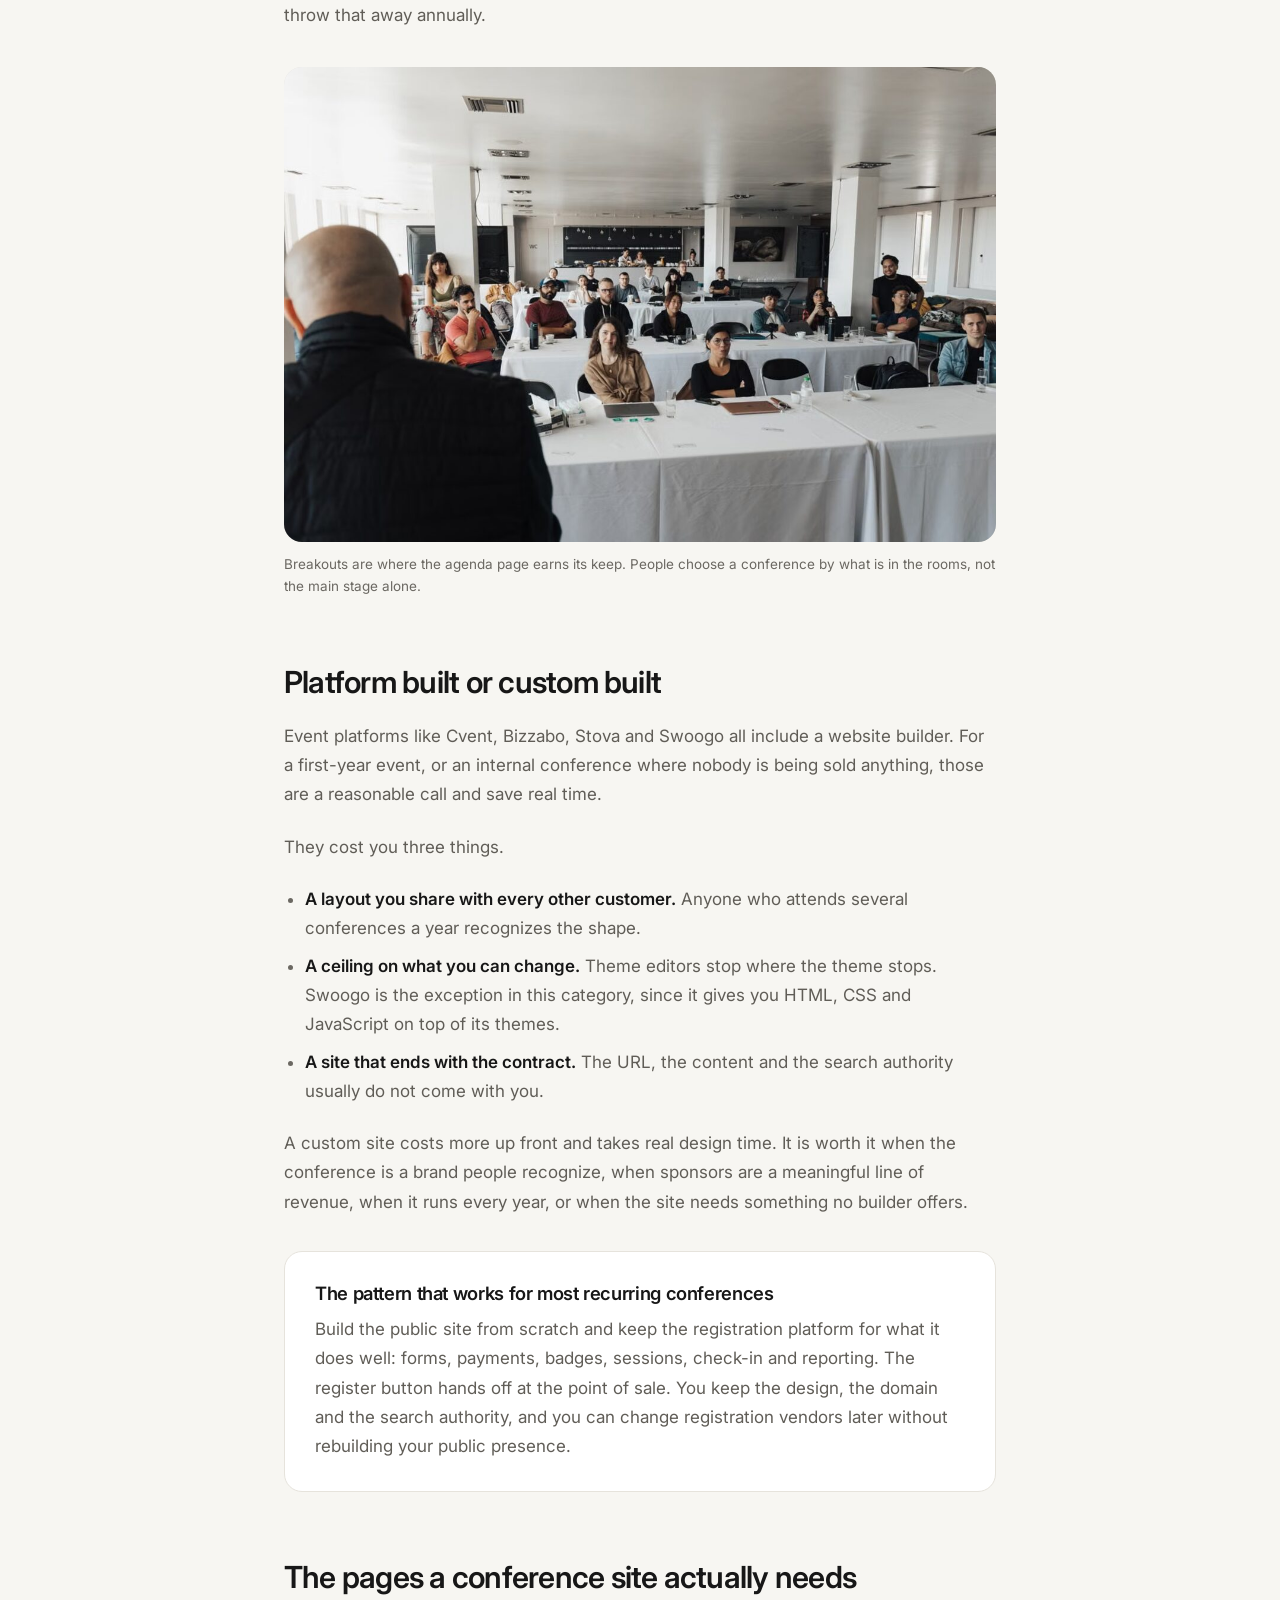
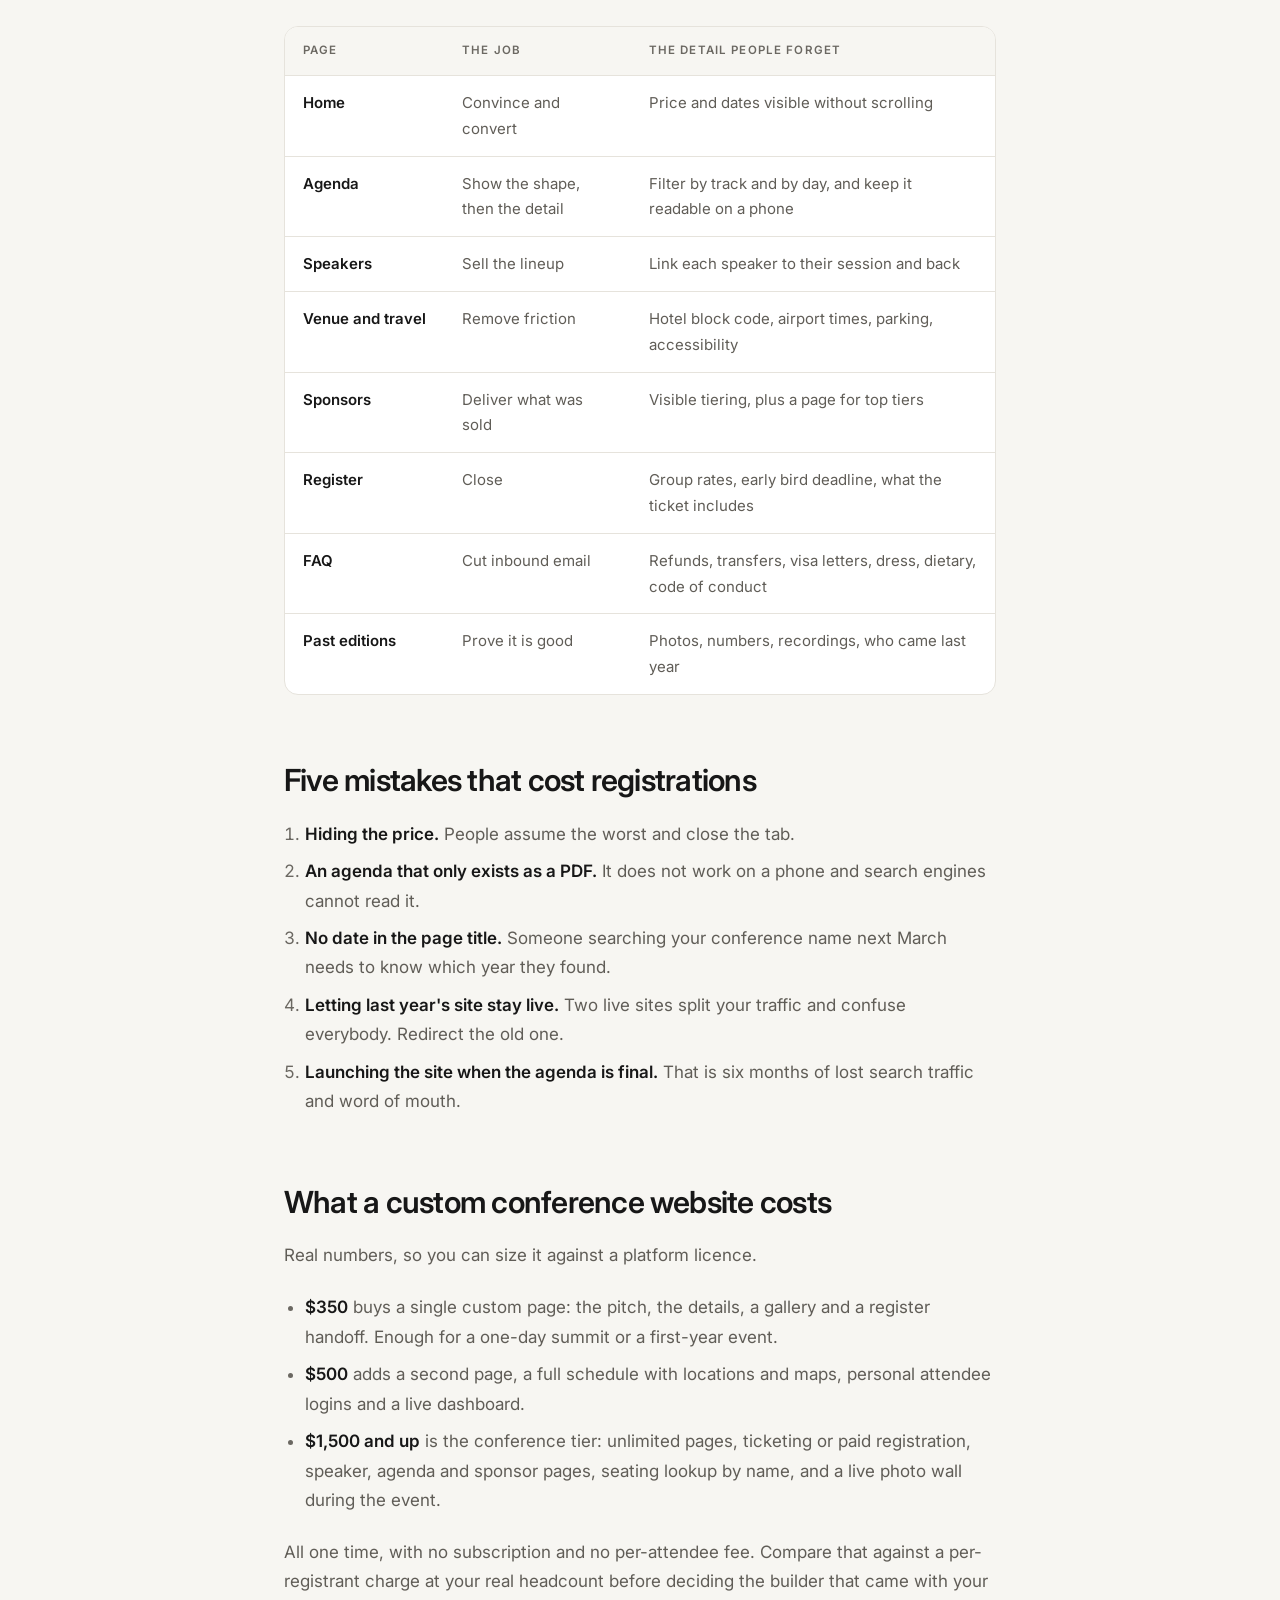
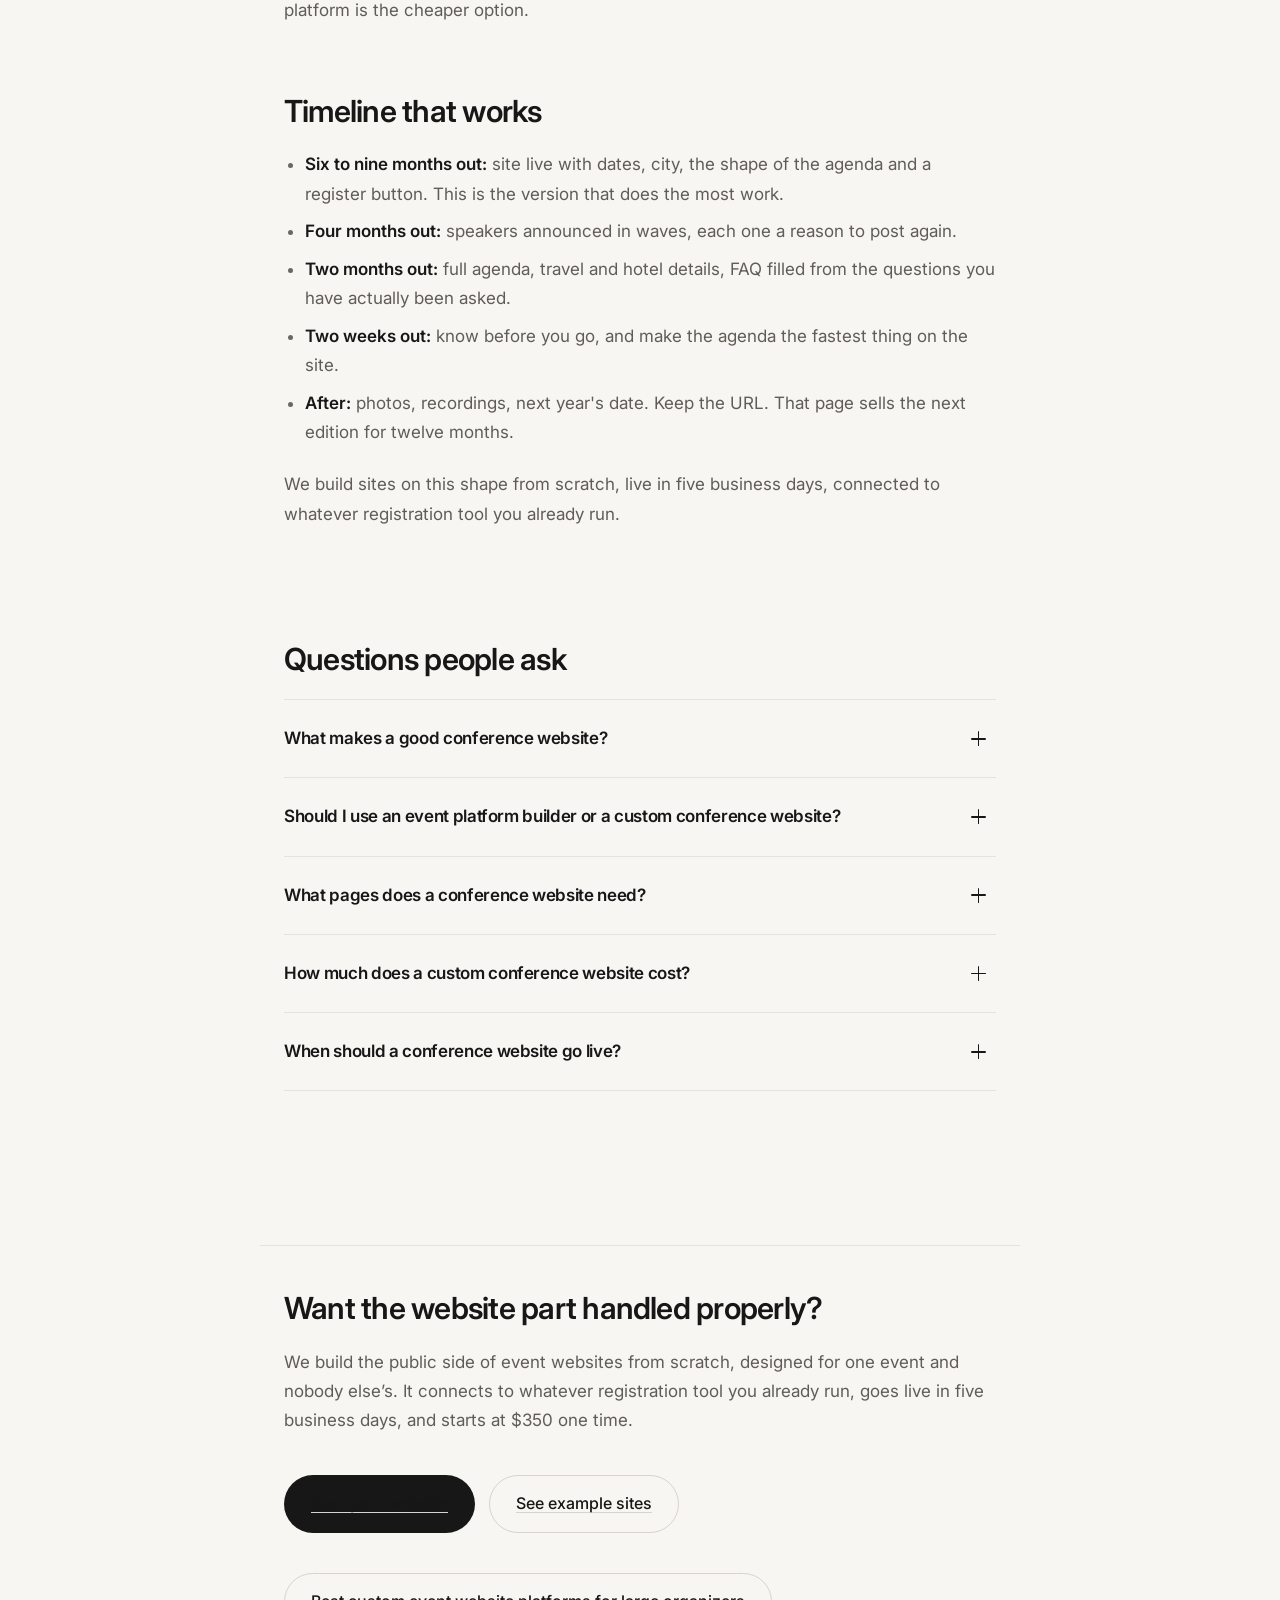
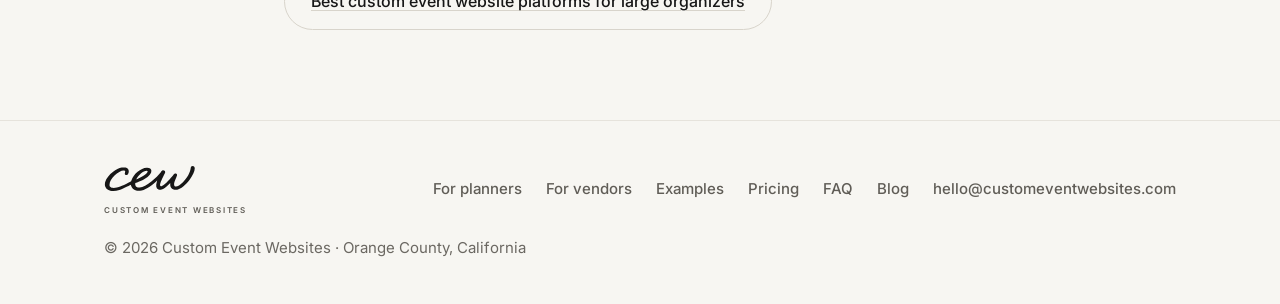
<file: blog/top-custom-event-websites-for-conferences.html>
<!--
  SEO
  Title Tag:        Top Custom Event Websites for Conferences: What the Best Ones Do
  Meta Description: What separates the best conference websites from the rest, page by page, plus platform builder versus custom build, real costs, and the launch timeline that works.
  Slug:             /blog/top-custom-event-websites-for-conferences
  Target Keyword:   top custom event websites for conferences
-->
<!doctype html>
<html lang="en">
<head>
<meta charset="utf-8">
<meta name="viewport" content="width=device-width, initial-scale=1, viewport-fit=cover">
<title>Top Custom Event Websites for Conferences: What the Best Ones Do</title>
<meta name="description" content="What separates the best conference websites from the rest, page by page, plus platform builder versus custom build, real costs, and the launch timeline that works.">
<link rel="canonical" href="https://customeventwebsites.com/blog/top-custom-event-websites-for-conferences">
<meta name="robots" content="index, follow, max-snippet:-1, max-image-preview:large">
<meta name="theme-color" content="#F7F6F2">

<meta property="og:type" content="article">
<meta property="og:site_name" content="Custom Event Websites">
<meta property="og:title" content="Top Custom Event Websites for Conferences: What the Best Ones Do">
<meta property="og:description" content="What separates the best conference websites from the rest, page by page, plus platform builder versus custom build, real costs, and the launch timeline that works.">
<meta property="og:url" content="https://customeventwebsites.com/blog/top-custom-event-websites-for-conferences">
<meta property="og:image" content="https://customeventwebsites.com/og.png">
<meta name="twitter:card" content="summary_large_image">
<meta name="twitter:title" content="Top Custom Event Websites for Conferences: What the Best Ones Do">
<meta name="twitter:description" content="What separates the best conference websites from the rest, page by page, plus platform builder versus custom build, real costs, and the launch timeline that works.">
<meta name="twitter:image" content="https://customeventwebsites.com/og.png">

<link rel="icon" href="/favicon.svg" type="image/svg+xml">
<link rel="preconnect" href="https://fonts.googleapis.com">
<link rel="preconnect" href="https://fonts.gstatic.com" crossorigin>
<link rel="stylesheet" href="https://fonts.googleapis.com/css2?family=Inter:wght@400;500;600;700&display=swap">

<link rel="stylesheet" href="/style.css">
</head>
<body>

<header class="site-head">
  <div class="wrap head-row">
    <a class="brand" href="/" aria-label="Custom Event Websites home">
      <svg viewBox="0 0 1032 304" fill="currentColor" fill-rule="evenodd" role="img" aria-label="cew"><use href="#cewpath"/></svg>
      <span class="wm">Custom Event Websites</span>
    </a>
    <nav class="nav" aria-label="Main">
      <a class="nav-link" href="/planners.html">For Event Planners</a>
      <a class="nav-link" href="/vendors.html">For Event Vendors</a>
      <a class="nav-link" href="/examples.html">Example Websites</a>
      <a class="nav-link" href="/#pricing">Pricing</a>
      <a class="nav-link" href="/#faq">FAQ</a>
      <a class="nav-link" href="/blog">Blog</a>
      <a class="btn btn--ink btn--sm" href="/#start">Start Your Website</a>
    </nav>
      <button class="menu-btn" id="menuBtn" type="button" aria-expanded="false" aria-controls="mobileNav" aria-label="Menu"><span></span><span></span></button>
  </div>
  <nav class="mnav" id="mobileNav" aria-label="Mobile">
    <a href="/planners.html">For Event Planners</a>
    <a href="/vendors.html">For Event Vendors</a>
    <a href="/examples.html">Example Websites</a>
    <a href="/#pricing">Pricing</a>
    <a href="/#faq">FAQ</a>
    <a href="/blog">Blog</a>
    <a class="btn btn--ink" href="/#start">Start Your Website</a>
  </nav>
</header>

<svg width="0" height="0" style="position:absolute" aria-hidden="true"><defs><g id="cewpath"><path d="M86.1,292.9C66.7,290.6 47.0,282.5 33.2,271.1C23.6,263.2 14.6,248.0 11.4,234.3C9.0,224.0 9.9,203.3 13.3,191.9C25.5,151.3 57.5,109.7 102.9,75.8C132.4,53.7 170.1,35.5 199.0,29.4C210.8,27.0 234.1,26.9 243.0,29.3C265.0,35.2 277.4,48.6 278.7,67.8C279.7,82.7 274.7,99.3 266.9,107.1C252.7,121.4 229.1,110.7 234.5,92.4C239.5,75.0 239.4,75.4 238.2,71.2C236.3,64.9 232.4,62.7 222.6,62.2C196.1,61.0 153.6,84.4 118.5,119.5C85.1,152.8 63.6,190.7 62.2,218.6C61.6,232.1 63.3,237.9 70.0,245.3C88.0,265.0 131.0,262.8 189.5,239.2C207.7,231.9 220.1,226.1 263.1,204.8L305.7,183.8L309.4,172.6C333.5,99.7 413.7,33.1 481.0,30.3C513.0,29.0 532.2,41.2 533.7,63.9C535.7,93.5 508.9,125.9 455.9,158.0C432.3,172.3 407.5,183.8 372.5,196.6L352.5,203.9L351.9,207.6C351.1,212.4 352.4,224.3 354.5,229.9C360.5,246.9 378.2,255.4 402.4,252.9C437.3,249.3 484.9,224.4 537.0,182.6C575.3,151.8 618.4,109.0 639.8,80.5C649.4,67.6 651.7,65.2 656.2,62.9C671.0,55.3 689.0,64.9 689.0,80.4C689.0,84.3 687.1,88.9 676.4,110.2C642.1,178.7 629.4,213.3 632.0,230.6C634.4,246.0 650.8,242.1 678.7,219.5C702.1,200.5 748.8,151.2 778.7,114.0C786.8,103.8 790.6,99.9 794.0,98.2C804.3,93.0 818.2,97.5 821.9,107.3C824.3,113.6 823.3,117.7 814.6,136.9C794.2,182.1 786.8,208.0 789.8,224.0C795.7,255.8 840.6,241.7 888.7,192.9C936.9,143.9 971.6,81.3 976.0,35.3C977.7,17.2 984.2,10.0 998.7,10.0C1013.4,10.1 1022.0,19.9 1022.0,36.8C1022.0,68.1 998.8,119.7 964.2,165.0C917.8,225.9 865.3,268.3 824.4,278.1C812.5,280.9 792.8,280.4 783.3,277.0C758.0,268.1 743.5,244.1 745.4,214.1L746.0,203.7L728.7,220.6C693.9,254.7 670.9,270.9 648.4,277.1C636.6,280.3 621.9,279.6 612.8,275.3C586.7,263.0 580.6,232.9 595.1,187.5C597.2,181.0 598.8,175.5 598.7,175.4C598.6,175.3 593.5,179.7 587.5,185.2C518.1,248.3 457.8,283.0 405.3,290.0C392.8,291.7 372.0,290.8 361.5,288.1C333.2,280.8 311.9,260.6 305.1,234.6C303.9,230.2 303.0,225.6 303.0,224.3C303.0,223.0 302.9,222.0 302.7,222.0C302.6,222.0 283.8,231.4 261.0,242.8C215.5,265.7 197.7,273.6 173.5,281.6C141.0,292.3 112.6,296.0 86.1,292.9ZM376.2,158.4C437.1,134.0 493.5,91.6 491.8,71.5C490.9,60.1 473.9,60.9 448.5,73.5C428.1,83.7 408.0,100.2 390.2,121.5C378.3,135.7 361.3,163.0 364.4,163.0C364.6,163.0 369.9,160.9 376.2,158.4Z"/></g></defs></svg>

<main>

<article>
  <div class="wrap post-head">
    <nav class="crumbs" aria-label="Breadcrumb">
      <a href="/">Home</a>
      <span class="sep">/</span>
      <a href="/blog">
        <svg viewBox="0 0 24 24" fill="none" stroke="currentColor" stroke-width="2.2" stroke-linecap="round" stroke-linejoin="round" aria-hidden="true"><path d="M19 12H6M12 19l-7-7 7-7"/></svg>
        All guides
      </a>
      <span class="sep">/</span>
      <span aria-current="page">Top custom event websites for conferences</span>
    </nav>
    <p class="post-kicker">Playbook</p>
    <h1>Top custom event websites for conferences</h1>
    <p class="post-meta"><span>October 27, 2026</span><span>8 minute read</span><span>Custom Event Websites</span></p>
  </div>

  <div class="post-hero">
    <figure>
      <div class="shot"><img src="/img/blog/conference-attendees-networking-badges.jpg" alt="Conference attendees with name badges talking during a break, the audience that top custom event websites for conferences are built to convert" width="1600" height="1068" fetchpriority="high"></div>
      <figcaption>Everything on the website is aimed at getting people into this room and telling them where to be once they are.</figcaption>
    </figure>
  </div>

  <div class="wrap post">

    <p class="lede">A conference website has about eight seconds to convince a stranger the event is worth two days and a flight. The ones that do it well have a lot in common, and almost none of it comes out of a template.</p>

    <p>This is what separates the best conference websites from the rest, page by page, plus an honest look at when a custom build earns its cost and when it does not.</p>

    <h2>The four jobs a conference website has</h2>

    <p>Most conference sites fail because they only do the third one.</p>

    <ol>
      <li><strong>Convince.</strong> Someone who has never heard of you lands on the home page. They need to know what this is, who goes, and why this year matters, before they scroll.</li>
      <li><strong>Convert.</strong> Get them from interested to registered without making them hunt for a price or a date.</li>
      <li><strong>Inform.</strong> Agenda, speakers, venue, travel, visa letters, code of conduct. The reference layer.</li>
      <li><strong>Serve on the day.</strong> Three thousand people pulling up the agenda on a phone in a hallway with bad signal.</li>
    </ol>

    <p>Those four jobs pull in different directions, which is why a theme built to handle all of them handles none of them especially well.</p>

    <h2>What the best conference websites have in common</h2>

    <h3>1. The pitch is above the fold, in plain words</h3>
    <p>Name, one line on what it is, dates, city, price, register button. The strongest conference sites tell you all six things without a scroll. The weakest open with a stock photo of a crowd and a tagline nobody can parse.</p>

    <h3>2. The agenda is usable before it is complete</h3>
    <p>Six months out you have four confirmed speakers and a shape. Publish the shape. A page that says "two tracks, workshops Tuesday morning, keynotes Wednesday" converts better than a page that says the agenda is coming soon.</p>

    <h3>3. Speakers are people, not a logo wall</h3>
    <p>Photo, name, role, company, and the session they are giving, linked both ways. Attendees pick conferences by who is speaking, and they want to click from a speaker to the talk and back.</p>

    <h3>4. Sponsors get what they paid for</h3>
    <p>Tiering that actually looks tiered. A headline sponsor with the same logo treatment as a bronze sponsor is a renewal conversation you do not want. The best sites give top tiers a real page, not a slot in a grid.</p>

    <h3>5. Travel is answered before it is asked</h3>
    <p>Nearest airports with travel times, the hotel block with the code, what the weather does that week, how to get from the station, where to park. This page quietly reduces a lot of email.</p>

    <h3>6. It is fast and it works on a bad phone</h3>
    <p>Conference traffic spikes at registration open and again in the venue hallway. If the agenda takes six seconds to load on 4G, it does not matter how good it looks on your monitor.</p>

    <h3>7. The register button never leaves</h3>
    <p>Sticky in the header, repeated at the end of every section, and it says what it costs or links straight to it. Pricing you have to dig for reads as pricing you should be suspicious of.</p>

    <h3>8. It gets found</h3>
    <p>Clean URLs, proper headings, an Event schema block, a real page title, and a site that search engines and AI answer engines can read. For recurring conferences this compounds year over year. Most platform-built sites sit on a vendor subdomain and throw that away annually.</p>

    <figure class="post-fig">
      <div class="shot"><img src="/img/blog/conference-workshop-session.jpg" alt="A breakout workshop at a conference, one of the agenda tracks a custom event website for conferences has to list clearly" width="1200" height="800" loading="lazy"></div>
      <figcaption>Breakouts are where the agenda page earns its keep. People choose a conference by what is in the rooms, not the main stage alone.</figcaption>
    </figure>

    <h2>Platform built or custom built</h2>

    <p>Event platforms like Cvent, Bizzabo, Stova and Swoogo all include a website builder. For a first-year event, or an internal conference where nobody is being sold anything, those are a reasonable call and save real time.</p>

    <p>They cost you three things.</p>

    <ul>
      <li><strong>A layout you share with every other customer.</strong> Anyone who attends several conferences a year recognizes the shape.</li>
      <li><strong>A ceiling on what you can change.</strong> Theme editors stop where the theme stops. Swoogo is the exception in this category, since it gives you HTML, CSS and JavaScript on top of its themes.</li>
      <li><strong>A site that ends with the contract.</strong> The URL, the content and the search authority usually do not come with you.</li>
    </ul>

    <p>A custom site costs more up front and takes real design time. It is worth it when the conference is a brand people recognize, when sponsors are a meaningful line of revenue, when it runs every year, or when the site needs something no builder offers.</p>

    <div class="callout">
      <h3>The pattern that works for most recurring conferences</h3>
      <p>Build the public site from scratch and keep the registration platform for what it does well: forms, payments, badges, sessions, check-in and reporting. The register button hands off at the point of sale. You keep the design, the domain and the search authority, and you can change registration vendors later without rebuilding your public presence.</p>
    </div>

    <h2>The pages a conference site actually needs</h2>

    <div class="tbl-wrap">
      <table>
        <thead>
          <tr><th scope="col">Page</th><th scope="col">The job</th><th scope="col">The detail people forget</th></tr>
        </thead>
        <tbody>
          <tr><td><strong>Home</strong></td><td>Convince and convert</td><td>Price and dates visible without scrolling</td></tr>
          <tr><td><strong>Agenda</strong></td><td>Show the shape, then the detail</td><td>Filter by track and by day, and keep it readable on a phone</td></tr>
          <tr><td><strong>Speakers</strong></td><td>Sell the lineup</td><td>Link each speaker to their session and back</td></tr>
          <tr><td><strong>Venue and travel</strong></td><td>Remove friction</td><td>Hotel block code, airport times, parking, accessibility</td></tr>
          <tr><td><strong>Sponsors</strong></td><td>Deliver what was sold</td><td>Visible tiering, plus a page for top tiers</td></tr>
          <tr><td><strong>Register</strong></td><td>Close</td><td>Group rates, early bird deadline, what the ticket includes</td></tr>
          <tr><td><strong>FAQ</strong></td><td>Cut inbound email</td><td>Refunds, transfers, visa letters, dress, dietary, code of conduct</td></tr>
          <tr><td><strong>Past editions</strong></td><td>Prove it is good</td><td>Photos, numbers, recordings, who came last year</td></tr>
        </tbody>
      </table>
    </div>

    <h2>Five mistakes that cost registrations</h2>

    <ol>
      <li><strong>Hiding the price.</strong> People assume the worst and close the tab.</li>
      <li><strong>An agenda that only exists as a PDF.</strong> It does not work on a phone and search engines cannot read it.</li>
      <li><strong>No date in the page title.</strong> Someone searching your conference name next March needs to know which year they found.</li>
      <li><strong>Letting last year's site stay live.</strong> Two live sites split your traffic and confuse everybody. Redirect the old one.</li>
      <li><strong>Launching the site when the agenda is final.</strong> That is six months of lost search traffic and word of mouth.</li>
    </ol>

    <h2>What a custom conference website costs</h2>

    <p>Real numbers, so you can size it against a platform licence.</p>

    <ul>
      <li><strong>$350</strong> buys a single custom page: the pitch, the details, a gallery and a register handoff. Enough for a one-day summit or a first-year event.</li>
      <li><strong>$500</strong> adds a second page, a full schedule with locations and maps, personal attendee logins and a live dashboard.</li>
      <li><strong>$1,500 and up</strong> is the conference tier: unlimited pages, ticketing or paid registration, speaker, agenda and sponsor pages, seating lookup by name, and a live photo wall during the event.</li>
    </ul>

    <p>All one time, with no subscription and no per-attendee fee. Compare that against a per-registrant charge at your real headcount before deciding the builder that came with your platform is the cheaper option.</p>

    <h2>Timeline that works</h2>

    <ul>
      <li><strong>Six to nine months out:</strong> site live with dates, city, the shape of the agenda and a register button. This is the version that does the most work.</li>
      <li><strong>Four months out:</strong> speakers announced in waves, each one a reason to post again.</li>
      <li><strong>Two months out:</strong> full agenda, travel and hotel details, FAQ filled from the questions you have actually been asked.</li>
      <li><strong>Two weeks out:</strong> know before you go, and make the agenda the fastest thing on the site.</li>
      <li><strong>After:</strong> photos, recordings, next year's date. Keep the URL. That page sells the next edition for twelve months.</li>
    </ul>

    <p>We build sites on this shape from scratch, live in five business days, connected to whatever registration tool you already run.</p>

  </div>
</article>

<section class="wrap post" style="padding-top:0">
  <h2>Questions people ask</h2>
  <div class="faq" style="max-width:none">
      <details>
        <summary>What makes a good conference website?</summary>
        <p>It answers what the event is, who goes, when, where and what it costs without a scroll, publishes the shape of the agenda before the agenda is final, links speakers to their sessions both ways, gives sponsors the placement they paid for, answers travel questions before they are asked, loads fast on a phone, keeps the register button always visible, and is built so search engines can read it.</p>
      </details>
      <details>
        <summary>Should I use an event platform builder or a custom conference website?</summary>
        <p>Use the platform builder for a first-year event or an internal conference where nobody is being sold anything. Build custom when the conference is a recognized brand, when sponsors are real revenue, when it runs every year, or when you need something no builder offers. Many organizers do both: a custom public site that hands off to the platform at the register button.</p>
      </details>
      <details>
        <summary>What pages does a conference website need?</summary>
        <p>Home, agenda, speakers, venue and travel, sponsors, register, FAQ and past editions. The most commonly missed details are the hotel block code, airport travel times, visible sponsor tiering, the early bird deadline and a refund and transfer policy.</p>
      </details>
      <details>
        <summary>How much does a custom conference website cost?</summary>
        <p>From $350 for a single custom page, $500 for two pages with a full schedule, maps and attendee logins, and $1,500 and up for a conference build with ticketing, speaker, agenda and sponsor pages and seating lookup. All one time, with no subscription and no per-attendee fee.</p>
      </details>
      <details>
        <summary>When should a conference website go live?</summary>
        <p>Six to nine months before the event, with dates, city, the shape of the agenda and a register button. Waiting until the agenda is final gives up six months of search traffic and word of mouth. Announce speakers in waves after that, and keep the site up afterward with photos and next year's date.</p>
      </details>
  </div>
</section>

<section class="wrap post post-cta">
  <h2>Want the website part handled properly?</h2>
  <p>We build the public side of event websites from scratch, designed for one event and nobody else&rsquo;s. It connects to whatever registration tool you already run, goes live in five business days, and starts at $350 one time.</p>
  <div class="post-foot-nav">
    <a class="btn btn--ink" href="/#start">Start your website</a>
    <a class="btn btn--line" href="/examples.html">See example sites</a>
  </div>
  <div class="post-foot-nav">
    <a class="btn btn--line" href="/blog/best-custom-event-website-platforms-for-large-organizers">Best custom event website platforms for large organizers</a>
  </div>

</section>

<script type="application/ld+json">
{
  "@context": "https://schema.org",
  "@graph": [
    {
      "@type": "BlogPosting",
      "@id": "https://customeventwebsites.com/blog/top-custom-event-websites-for-conferences#post",
      "headline": "Top custom event websites for conferences",
      "name": "Top Custom Event Websites for Conferences: What the Best Ones Do",
      "description": "What separates the best conference websites from the rest, page by page, plus platform builder versus custom build, real costs, and the launch timeline that works.",
      "datePublished": "2026-10-27",
      "dateModified": "2026-10-27",
      "inLanguage": "en-US",
      "mainEntityOfPage": {
        "@type": "WebPage",
        "@id": "https://customeventwebsites.com/blog/top-custom-event-websites-for-conferences"
      },
      "image": "https://customeventwebsites.com/img/blog/conference-attendees-networking-badges.jpg",
      "author": {
        "@type": "Organization",
        "name": "Custom Event Websites",
        "url": "https://customeventwebsites.com/"
      },
      "publisher": {
        "@id": "https://customeventwebsites.com/#org"
      },
      "about": "top custom event websites for conferences"
    },
    {
      "@type": "BreadcrumbList",
      "itemListElement": [
        {
          "@type": "ListItem",
          "position": 1,
          "name": "Home",
          "item": "https://customeventwebsites.com/"
        },
        {
          "@type": "ListItem",
          "position": 2,
          "name": "Blog",
          "item": "https://customeventwebsites.com/blog"
        },
        {
          "@type": "ListItem",
          "position": 3,
          "name": "Top custom event websites for conferences",
          "item": "https://customeventwebsites.com/blog/top-custom-event-websites-for-conferences"
        }
      ]
    },
    {
      "@type": "FAQPage",
      "@id": "https://customeventwebsites.com/blog/top-custom-event-websites-for-conferences#faq",
      "mainEntity": [
        {
          "@type": "Question",
          "name": "What makes a good conference website?",
          "acceptedAnswer": {
            "@type": "Answer",
            "text": "It answers what the event is, who goes, when, where and what it costs without a scroll, publishes the shape of the agenda before the agenda is final, links speakers to their sessions both ways, gives sponsors the placement they paid for, answers travel questions before they are asked, loads fast on a phone, keeps the register button always visible, and is built so search engines can read it."
          }
        },
        {
          "@type": "Question",
          "name": "Should I use an event platform builder or a custom conference website?",
          "acceptedAnswer": {
            "@type": "Answer",
            "text": "Use the platform builder for a first-year event or an internal conference where nobody is being sold anything. Build custom when the conference is a recognized brand, when sponsors are real revenue, when it runs every year, or when you need something no builder offers. Many organizers do both: a custom public site that hands off to the platform at the register button."
          }
        },
        {
          "@type": "Question",
          "name": "What pages does a conference website need?",
          "acceptedAnswer": {
            "@type": "Answer",
            "text": "Home, agenda, speakers, venue and travel, sponsors, register, FAQ and past editions. The most commonly missed details are the hotel block code, airport travel times, visible sponsor tiering, the early bird deadline and a refund and transfer policy."
          }
        },
        {
          "@type": "Question",
          "name": "How much does a custom conference website cost?",
          "acceptedAnswer": {
            "@type": "Answer",
            "text": "From $350 for a single custom page, $500 for two pages with a full schedule, maps and attendee logins, and $1,500 and up for a conference build with ticketing, speaker, agenda and sponsor pages and seating lookup. All one time, with no subscription and no per-attendee fee."
          }
        },
        {
          "@type": "Question",
          "name": "When should a conference website go live?",
          "acceptedAnswer": {
            "@type": "Answer",
            "text": "Six to nine months before the event, with dates, city, the shape of the agenda and a register button. Waiting until the agenda is final gives up six months of search traffic and word of mouth. Announce speakers in waves after that, and keep the site up afterward with photos and next year's date."
          }
        }
      ]
    }
  ]
}
</script>
</main>

<footer class="site-foot">
  <div class="wrap foot-row">
    <a class="brand" href="/" aria-label="Custom Event Websites home">
      <svg viewBox="0 0 1032 304" fill="currentColor" fill-rule="evenodd" role="img" aria-label="cew"><use href="#cewpath"/></svg>
      <span class="wm">Custom Event Websites</span>
    </a>
    <nav class="foot-links" aria-label="Footer">
      <a href="/planners.html">For planners</a>
      <a href="/vendors.html">For vendors</a>
      <a href="/examples.html">Examples</a>
      <a href="/#pricing">Pricing</a>
      <a href="/#faq">FAQ</a>
      <a href="/blog">Blog</a>
      <a href="mailto:hello@customeventwebsites.com">hello@customeventwebsites.com</a>
    </nav>
    <p>&copy; 2026 Custom Event Websites &middot; Orange County, California</p>
  </div>
</footer>

<script src="/nav.js" defer></script>
</body>
</html>
</file>
<file: style.css>
/* ============================================================
   Brand: off-white, white, black. Inter. Open space.
   Script is reserved for the logo. No gradients anywhere.
   ============================================================ */
:root{
  color-scheme: light;
  --paper:#F7F6F2;
  --white:#FFFFFF;
  --ink:#171717;
  --muted:#605D57;        /* 6.1:1 on paper */
  --soft:#6B6862;         /* 5.1:1 on paper */
  --on-ink:#A8A49C;       /* 7.2:1 on ink   */
  --line:#E6E3DC;
  --line-2:#D8D4CB;
  --maxw:1120px;
  --font:"Inter","Helvetica Neue",Arial,system-ui,sans-serif;
  --ease:cubic-bezier(.22,.61,.36,1);
}

*{box-sizing:border-box}
html{-webkit-text-size-adjust:100%;scroll-behavior:smooth}
body{
  margin:0;background:var(--paper);color:var(--ink);
  font-family:var(--font);font-size:17px;line-height:1.6;
  -webkit-font-smoothing:antialiased;overflow-x:hidden;
}
img{max-width:100%;display:block}
a{color:var(--ink);text-underline-offset:3px}
h1,h2,h3,h4{margin:0;font-weight:600;letter-spacing:-.035em;line-height:1.03;text-wrap:balance}
p{margin:0}
:focus-visible{outline:2px solid var(--ink);outline-offset:3px;border-radius:6px}
.sr-only{position:absolute;width:1px;height:1px;overflow:hidden;clip:rect(0 0 0 0);white-space:nowrap}

.wrap{width:100%;max-width:var(--maxw);margin-inline:auto;padding-inline:24px}
.sect{padding-block:clamp(78px,9vw,136px)}
.center{text-align:center}
.eyebrow{font-size:13px;font-weight:600;letter-spacing:.16em;text-transform:uppercase;color:var(--soft);margin:0 0 18px}
.h2{font-size:clamp(2.1rem,4.4vw,3.3rem)}
.lede{font-size:19px;color:var(--muted);max-width:52ch;margin-top:18px;line-height:1.55}
.center .lede{margin-inline:auto}
.sect-head{margin-bottom:clamp(40px,5vw,64px)}

/* visible at rest; JS only adds the entrance */
.anim .rv{opacity:0;transform:translateY(22px);transition:opacity .8s var(--ease),transform .8s var(--ease)}
.anim .rv.in{opacity:1;transform:none}
@media (prefers-reduced-motion: reduce){
  html{scroll-behavior:auto}
  .anim .rv{opacity:1!important;transform:none!important;transition:none!important}
  *{animation:none!important}
}

/* ---------- buttons ---------- */
.btn{display:inline-flex;align-items:center;justify-content:center;gap:9px;font-family:var(--font);
  font-weight:500;font-size:16px;padding:14px 26px;border-radius:999px;border:1px solid transparent;
  text-decoration:none;cursor:pointer;transition:background .18s var(--ease),color .18s var(--ease),border-color .18s var(--ease)}
.btn--ink{background:var(--ink);color:#fff}
.btn--ink:hover{background:#000}
.btn--line{background:transparent;color:var(--ink);border-color:var(--line-2)}
.btn--line:hover{border-color:var(--ink)}
.btn--onink{background:#fff;color:var(--ink)}
.btn--onink:hover{background:#EDEBE5}
.btn--sm{padding:10px 20px;font-size:15px}

/* ---------- header ---------- */
.site-head{position:sticky;top:env(safe-area-inset-top,0px);z-index:90;background:var(--paper);border-bottom:1px solid var(--line)}
.head-row{display:flex;align-items:center;gap:28px;height:86px}
.brand{display:inline-flex;flex-direction:column;align-items:flex-start;gap:14px;text-decoration:none;color:var(--ink)}
.brand svg{height:27px;width:auto;display:block}
.brand .wm{font-size:8px;font-weight:600;letter-spacing:.22em;text-transform:uppercase;color:var(--muted);line-height:1;white-space:nowrap}
.nav{display:flex;gap:28px;margin-left:auto;align-items:center}
.nav .nav-link{color:var(--muted);text-decoration:none;font-weight:500;font-size:15px}
.nav .nav-link:hover{color:var(--ink)}
@media (max-width:980px){ .nav .nav-link{display:none} }

/* ============================================================ HERO */
.hero{padding-block:clamp(70px,11vw,160px) clamp(70px,10vw,140px)}
.hero h1{font-size:clamp(2.5rem,6vw,4.4rem);letter-spacing:-.045em}
.hero .lede{font-size:20px;margin-top:22px}

/* ---------- the ask box ---------- */
.ask{max-width:760px;margin:clamp(36px,4.5vw,54px) auto 0;text-align:left}
.ask-card{background:var(--white);border:1px solid var(--line);border-radius:24px;
  box-shadow:0 1px 2px rgba(23,23,23,.04),0 24px 48px -34px rgba(23,23,23,.35);
  padding:22px 22px 16px;transition:box-shadow .25s var(--ease)}
.ask-card:focus-within{box-shadow:0 1px 2px rgba(23,23,23,.05),0 28px 56px -32px rgba(23,23,23,.45)}
.ask textarea{width:100%;border:0;background:transparent;resize:none;font-family:var(--font);
  font-size:18px;line-height:1.5;color:var(--ink);min-height:62px;padding:0;outline:none}
.ask textarea::placeholder{color:#8E8A83}
.ask-ghost{position:absolute;inset:0;pointer-events:none;font-size:18px;line-height:1.5;color:#8E8A83;padding:0}
.ask-field{position:relative}
.ask-row{display:flex;align-items:center;gap:12px;margin-top:12px}
.ask-hint{font-size:14px;color:var(--soft)}
.ask-go{margin-left:auto;flex:none;width:44px;height:44px;border-radius:50%;border:0;background:var(--ink);
  color:#fff;display:grid;place-items:center;cursor:pointer;transition:background .18s var(--ease)}
.ask-go:hover{background:#000}
.ask-go svg{width:19px;height:19px}
.ask-step{display:none}
.ask[data-step="1"] .step-1,.ask[data-step="2"] .step-2,.ask[data-step="3"] .step-3{display:block}
.ask-quote{font-size:15px;color:var(--muted);border-left:2px solid var(--line-2);padding-left:14px;margin-bottom:20px;line-height:1.5}
.ask-title{font-size:clamp(1.3rem,2.4vw,1.7rem);font-weight:600;letter-spacing:-.03em}
.ask-sub{font-size:16px;color:var(--muted);margin-top:8px}
.email-row{display:flex;gap:10px;margin-top:20px;flex-wrap:wrap}
.email-row input{flex:1 1 240px;min-width:0;font-family:var(--font);font-size:17px;color:var(--ink);
  background:var(--paper);border:1px solid var(--line-2);border-radius:999px;padding:14px 20px;outline:none}
.email-row input:focus{border-color:var(--ink)}
.ask-done{display:flex;align-items:flex-start;gap:14px}
.ask-check{flex:none;width:40px;height:40px;border-radius:50%;background:var(--ink);color:#fff;display:grid;place-items:center}
.ask-check svg{width:19px;height:19px}
.ask--small .ask-card{padding:16px 16px 12px;border-radius:20px}
.ask--small textarea{font-size:16px;min-height:44px}
.ask--small .ask-ghost{font-size:16px}
.ask--small{max-width:620px}

/* ============================================================ HOW IT WORKS */
.steps3{display:grid;grid-template-columns:repeat(3,1fr);gap:clamp(18px,2.2vw,26px)}
@media (max-width:900px){ .steps3{grid-template-columns:1fr;max-width:460px;margin-inline:auto} }
.step-card{background:var(--white);border:1px solid var(--line);border-radius:22px;overflow:hidden;display:flex;flex-direction:column}
.step-art{height:210px;background:var(--paper);border-bottom:1px solid var(--line);position:relative;overflow:hidden}
.step-body{padding:26px 26px 30px}
.step-num{font-size:13px;font-weight:600;letter-spacing:.16em;text-transform:uppercase;color:var(--soft)}
.step-card h3{font-size:20px;margin-top:12px;letter-spacing:-.03em}
.step-card p{font-size:16px;color:var(--muted);margin-top:10px;line-height:1.55}

/* art 1: typing */
.a1{position:absolute;left:28px;right:28px;top:50%;transform:translateY(-50%)}
.a1 .bar{background:var(--white);border:1px solid var(--line-2);border-radius:12px;padding:14px 16px;font-size:13.5px;color:var(--ink);min-height:46px}
.a1 .cap{display:inline-block;width:1.5px;height:15px;background:var(--ink);vertical-align:-3px;margin-left:1px;animation:blink 1.1s steps(1) infinite}
@keyframes blink{0%,49%{opacity:1}50%,100%{opacity:0}}
.a1 .t{display:inline-block;overflow:hidden;white-space:nowrap;vertical-align:bottom;animation:type1 7s steps(32) infinite}
@keyframes type1{0%{max-width:0}32%,58%{max-width:22ch}74%,100%{max-width:0}}

/* art 2: blocks assembling */
.a2{position:absolute;inset:0;display:grid;place-items:center}
.a2 .frame{width:150px;height:132px;background:var(--white);border:1px solid var(--line-2);border-radius:10px;padding:10px;display:flex;flex-direction:column;gap:7px}
.a2 i{display:block;background:#DFDBD3;border-radius:3px;transform-origin:left center}
.a2 .r1{height:22px;animation:drop 6s var(--ease) infinite}
.a2 .r2{height:7px;width:82%;animation:drop 6s var(--ease) .35s infinite}
.a2 .r3{height:7px;width:60%;animation:drop 6s var(--ease) .7s infinite}
.a2 .r4{flex:1;background:#171717;animation:drop 6s var(--ease) 1.05s infinite}
@keyframes drop{0%{opacity:0;transform:translateY(-8px)}14%,78%{opacity:1;transform:none}92%,100%{opacity:0;transform:translateY(-8px)}}

/* art 3: pings */
.a3{position:absolute;inset:0;display:grid;place-items:center}
.a3 .ph{width:92px;height:150px;background:var(--ink);border-radius:16px;padding:6px;position:relative}
.a3 .scr{width:100%;height:100%;background:var(--white);border-radius:11px}
.a3 .pingz{position:absolute;left:-54px;right:-54px;top:16px;display:flex;flex-direction:column;gap:7px;align-items:center}
.a3 .pg{background:var(--white);border:1px solid var(--line-2);border-radius:999px;padding:5px 12px;font-size:11px;font-weight:500;color:var(--ink);white-space:nowrap;opacity:0}
.a3 .g1{animation:ping 5.4s var(--ease) infinite;align-self:flex-start}
.a3 .g2{animation:ping 5.4s var(--ease) 1s infinite;align-self:flex-end}
.a3 .g3{animation:ping 5.4s var(--ease) 2s infinite;align-self:flex-start}
@keyframes ping{0%{opacity:0;transform:translateY(12px) scale(.9)}12%,62%{opacity:1;transform:none}80%,100%{opacity:0;transform:translateY(-10px)}}

/* ============================================================ RAIL */
.rail-sect{background:var(--ink);color:#fff}
.rail-pin{min-height:100vh;display:flex;flex-direction:column;justify-content:center;gap:clamp(34px,4.4vw,56px);padding-block:clamp(78px,9vw,112px);overflow:hidden}
.rail-head{max-width:var(--maxw);margin-inline:auto;width:100%;padding-inline:24px}
.rail-head h2{font-size:clamp(2.4rem,6.4vw,4.6rem);letter-spacing:-.045em;color:#fff}
.rail-head p{font-size:19px;color:var(--on-ink);margin-top:16px;max-width:46ch}
.rail-vp{overflow:hidden}
.rail-track{display:flex;gap:clamp(16px,2vw,24px);padding-inline:max(24px,calc((100vw - var(--maxw))/2 + 24px));will-change:transform}
.rail-card{flex:0 0 clamp(236px,25vw,320px);background:#232323;border:1px solid #2F2F2F;border-radius:20px;overflow:hidden;display:flex;flex-direction:column}
.rail-fig{aspect-ratio:4/3;background:#1C1C1C;border-bottom:1px solid #2F2F2F;display:grid;place-items:center;padding:22px}
.rail-fig svg{width:100%;height:100%;overflow:visible}
.ln{fill:none;stroke:#fff;stroke-width:2;stroke-linecap:round;stroke-linejoin:round}
.ln-dim{fill:none;stroke:#fff;stroke-width:2;stroke-linecap:round;stroke-linejoin:round;opacity:.3}
.fl{fill:#fff}.fl-dim{fill:#fff;opacity:.16}
.dr{stroke-dasharray:44;stroke-dashoffset:44;animation:dr 5s var(--ease) infinite}
@keyframes dr{0%,14%{stroke-dashoffset:44}34%,78%{stroke-dashoffset:0}94%,100%{stroke-dashoffset:44}}
.tile{opacity:0;animation:tile 5.6s var(--ease) infinite}
@keyframes tile{0%,8%{opacity:0}22%,80%{opacity:1}94%,100%{opacity:0}}
.pulse{animation:pulse 4.4s var(--ease) infinite}
@keyframes pulse{0%,100%{opacity:.25}45%,60%{opacity:1}}
.roll{animation:roll 5.2s linear infinite}
@keyframes roll{to{transform:translateX(-26px)}}
.rail-body{padding:20px 22px 24px}
.rail-body h3{font-size:19px;color:#fff;letter-spacing:-.03em}
.rail-body p{font-size:16px;color:var(--on-ink);margin-top:8px;line-height:1.5}
.rail-card--last{background:#fff;color:var(--ink);justify-content:center;padding:32px 26px;min-height:300px}
.rail-card--last h3{font-size:clamp(22px,2.4vw,27px);color:var(--ink);letter-spacing:-.035em}
.rail-card--last p{color:var(--muted);margin-top:12px;font-size:16px;line-height:1.5}
.rail-hint{max-width:var(--maxw);margin-inline:auto;width:100%;padding-inline:24px;font-size:13px;font-weight:600;letter-spacing:.16em;text-transform:uppercase;color:var(--on-ink)}
@media (max-width:900px){
  .rail-pin{min-height:0}
  .rail-vp{overflow-x:auto;scroll-snap-type:x mandatory;-webkit-overflow-scrolling:touch;padding-bottom:8px}
  .rail-track{transform:none!important}
  .rail-card{scroll-snap-align:center;flex-basis:min(76vw,320px)}
  .rail-hint{display:none}
}
@media (prefers-reduced-motion: reduce){
  .rail-pin{min-height:0}.rail-vp{overflow-x:auto}.rail-track{transform:none!important}
}

/* ============================================================ KEEPSAKE */
.keep{position:relative;overflow:hidden}
.keep-grid{display:grid;grid-template-columns:minmax(0,.92fr) minmax(0,1.08fr);gap:clamp(40px,5vw,80px);align-items:center;padding-block:clamp(90px,11vw,160px)}
@media (max-width:980px){ .keep-grid{grid-template-columns:1fr;gap:56px} }
.keep h2{font-size:clamp(2.3rem,5vw,3.9rem);letter-spacing:-.04em}
.drift{position:relative;aspect-ratio:1/1;width:100%;max-width:560px;margin-inline:auto}
.dp{position:absolute;border-radius:14px;overflow:hidden;background:#EAE7E0;
  box-shadow:0 10px 30px -14px rgba(23,23,23,.4);will-change:transform}
.dp img{width:100%;height:100%;object-fit:cover}
.d1{width:40%;aspect-ratio:3/4;left:-4%;top:4%}
.d2{width:36%;aspect-ratio:4/3;right:-6%;top:0}
.d3{width:34%;aspect-ratio:1/1;left:-8%;bottom:8%}
.d4{width:38%;aspect-ratio:4/3;right:-4%;bottom:4%}
.d5{width:30%;aspect-ratio:3/4;left:34%;top:-8%}
.d6{width:28%;aspect-ratio:1/1;right:30%;bottom:-6%}
.d7{width:25%;aspect-ratio:4/3;left:-3%;top:45%}
.d8{width:25%;aspect-ratio:1/1;right:-3%;top:43%}
.device{position:absolute;left:50%;top:50%;transform:translate(-50%,-50%);z-index:5;
  height:84%;width:auto;aspect-ratio:9/18.6;background:var(--ink);border-radius:30px;padding:7px;
  box-shadow:0 30px 70px -26px rgba(23,23,23,.65)}
.dev-in{width:100%;height:100%;border-radius:24px;overflow:hidden;background:#fff;position:relative}
.scene{position:absolute;inset:0;display:flex;flex-direction:column;opacity:0;animation:scenes 13.5s var(--ease) infinite}
.scene:nth-child(2){animation-delay:4.5s}
.scene:nth-child(3){animation-delay:9s}
@keyframes scenes{0%{opacity:0;transform:translateY(8px)}4%,30%{opacity:1;transform:none}34%,100%{opacity:0;transform:translateY(-8px)}}
.scene img{height:46%;object-fit:cover;flex:none}
.sc-txt{flex:1;padding:14px 13px;display:flex;flex-direction:column;gap:5px;justify-content:center}
.sc-k{font-size:8.5px;font-weight:600;letter-spacing:.16em;text-transform:uppercase;color:var(--soft)}
.sc-t{font-size:16px;font-weight:600;letter-spacing:-.03em;line-height:1.1}
.sc-d{font-size:10.5px;color:var(--muted)}
.sc-b{margin-top:8px;background:var(--ink);color:#fff;font-size:10px;font-weight:500;text-align:center;padding:8px;border-radius:8px}
.sc-grid{flex:1;padding:10px;display:grid;grid-template-columns:1fr 1fr;gap:5px}
.sc-grid span{background:#E4E1DA;border-radius:4px}
.sc-list{flex:1;padding:12px 13px;display:flex;flex-direction:column;gap:9px;justify-content:center}
.sc-row{display:flex;align-items:center;gap:8px;font-size:10px}
.sc-av{width:18px;height:18px;border-radius:50%;background:var(--ink);flex:none}
.sc-row b{font-weight:500}
.sc-row em{margin-left:auto;font-style:normal;font-size:8.5px;color:var(--soft)}

/* ============================================================ PRICING */
.tiers{display:grid;grid-template-columns:repeat(3,1fr);gap:20px;align-items:start}
@media (max-width:960px){ .tiers{grid-template-columns:1fr;max-width:460px;margin-inline:auto} }
.tier{background:var(--white);border:1px solid var(--line);border-radius:22px;padding:32px 28px 34px;display:flex;flex-direction:column;gap:20px}
.tier--on{background:var(--ink);border-color:var(--ink);color:#fff;position:relative}
.tier-flag{position:absolute;top:-12px;left:28px;background:#fff;color:var(--ink);font-size:12px;font-weight:600;letter-spacing:.1em;text-transform:uppercase;padding:5px 13px;border-radius:999px;border:1px solid var(--line-2)}
.tier-name{font-size:20px;font-weight:600;letter-spacing:-.03em}
.tier-for{font-size:15.5px;color:var(--muted);margin-top:8px;line-height:1.5}
.tier--on .tier-for{color:var(--on-ink)}
.tier-price{font-size:52px;font-weight:600;letter-spacing:-.05em;line-height:1;font-variant-numeric:tabular-nums}
.tier-price small{font-size:19px;font-weight:500;color:var(--muted)}
.tier--on .tier-price small{color:var(--on-ink)}
.tier ul{list-style:none;margin:0;padding:0;display:flex;flex-direction:column;gap:12px}
.tier li{display:grid;grid-template-columns:auto 1fr;gap:11px;font-size:16px;color:var(--muted);line-height:1.5}
.tier--on li{color:#EDEBE6}
.tick{width:15px;height:15px;flex:none;margin-top:5px;color:var(--ink)}
.tier--on .tick{color:#fff}
.tier-meta{font-size:16px;color:var(--soft);border-top:1px solid var(--line);padding-top:18px}
.tier--on .tier-meta{color:var(--on-ink);border-top-color:#333}
.tier .btn{width:100%;margin-top:auto}
.note{font-size:15px;color:var(--soft);margin-top:clamp(28px,3vw,36px);max-width:62ch}

/* ============================================================ WHO */
.who-grid{display:grid;grid-template-columns:1fr 1fr;gap:20px}
@media (max-width:860px){ .who-grid{grid-template-columns:1fr} }
.who{position:relative;border-radius:24px;overflow:hidden;min-height:430px;display:flex;flex-direction:column;justify-content:flex-end;padding:clamp(28px,3.4vw,40px);background:var(--ink);color:#fff}
.who h3{font-size:clamp(24px,2.8vw,32px);color:#fff;letter-spacing:-.035em;position:relative}
.who p{font-size:16.5px;color:#D7D3CC;margin-top:12px;max-width:40ch;line-height:1.55;position:relative}
.who .btn{margin-top:26px;align-self:flex-start;position:relative}
.bg-art{position:absolute;right:-6%;top:-5%;width:50%;max-width:248px;opacity:.15;pointer-events:none}
.bg-art--van{top:9%;right:5%;width:46%;max-width:228px}
.bg-art .s{fill:none;stroke:#fff;stroke-width:3;stroke-linecap:round;stroke-linejoin:round}
.bg-art .sd{fill:none;stroke:#fff;stroke-width:3;stroke-linecap:round;opacity:.5}
.tickmark{stroke-dasharray:26;stroke-dashoffset:26;animation:tickin 7s var(--ease) infinite}
@keyframes tickin{0%,6%{stroke-dashoffset:26}16%,80%{stroke-dashoffset:0}92%,100%{stroke-dashoffset:26}}
.rowfade{opacity:.35;animation:rowon 7s var(--ease) infinite}
@keyframes rowon{0%,6%{opacity:.35}18%,80%{opacity:1}92%,100%{opacity:.35}}
.wheel{transform-box:fill-box;transform-origin:center;animation:spin 2.4s linear infinite}
@keyframes spin{to{transform:rotate(360deg)}}
.rig{animation:bob 2.4s ease-in-out infinite}
@keyframes bob{0%,100%{transform:translateY(0)}50%{transform:translateY(-2.5px)}}
.road{stroke-dasharray:14 12;animation:rd 1.6s linear infinite}
@keyframes rd{to{stroke-dashoffset:-26}}
@media (prefers-reduced-motion: reduce){.tickmark{stroke-dashoffset:0}.rowfade{opacity:1}}

/* ============================================================ FAQ */
.faq{max-width:840px;border-top:1px solid var(--line)}
.faq details{border-bottom:1px solid var(--line)}
.faq summary{list-style:none;cursor:pointer;position:relative;padding:24px 52px 24px 0;font-size:17px;font-weight:600;letter-spacing:-.02em;color:var(--ink)}
.faq summary::-webkit-details-marker{display:none}
.faq summary::before,.faq summary::after{content:"";position:absolute;top:50%;background:var(--ink);border-radius:2px;transition:opacity .25s var(--ease),transform .25s var(--ease)}
.faq summary::before{right:10px;width:15px;height:1.8px;margin-top:-.9px}
.faq summary::after{right:16.6px;width:1.8px;height:15px;margin-top:-7.5px}
.faq details[open] summary::after{opacity:0;transform:rotate(90deg)}
.faq summary:hover{color:#000}
.faq details p{margin:0;padding:0 52px 26px 0;color:var(--muted);font-size:16px;line-height:1.65}

/* ============================================================ FOOTER */
.site-foot{border-top:1px solid var(--line);padding-block:44px}
.foot-row{display:flex;flex-wrap:wrap;gap:22px 32px;align-items:center;justify-content:space-between}
.foot-row p{font-size:15px;color:var(--soft)}
.foot-links{display:flex;flex-wrap:wrap;gap:24px}
.foot-links a{text-decoration:none;font-weight:500;color:var(--muted);font-size:15px}
.foot-links a:hover{color:var(--ink)}

/* ============================================================ shared form bits */
.ask-err{margin-top:14px;font-size:15px;color:#8A2B18;line-height:1.5}
.ask-err a{color:#8A2B18}

/* ============================================================ inner pages */
.page-hero{padding-block:clamp(66px,8vw,112px) clamp(30px,4vw,48px)}
.page-hero h1{font-size:clamp(2.3rem,5vw,3.7rem);letter-spacing:-.045em;max-width:17ch}
.page-hero .lede{font-size:19px;margin-top:20px}
.back{display:inline-flex;align-items:center;gap:7px;font-size:15px;font-weight:500;color:var(--muted);text-decoration:none;margin-bottom:26px}
.back:hover{color:var(--ink)}
.back svg{width:15px;height:15px}

.points{display:grid;grid-template-columns:repeat(3,1fr);gap:clamp(22px,3vw,40px);padding-block:clamp(40px,5vw,64px);border-top:1px solid var(--line)}
@media (max-width:820px){ .points{grid-template-columns:1fr;gap:28px} }
.points h3{font-size:19px;letter-spacing:-.03em}
.points p{font-size:16px;color:var(--muted);margin-top:9px;line-height:1.55}

.panel{background:var(--ink);color:#fff;border-radius:24px;padding:clamp(32px,4.4vw,56px);position:relative;overflow:hidden}
.panel h2{font-size:clamp(1.9rem,3.4vw,2.6rem);color:#fff;letter-spacing:-.04em;position:relative}
.panel p{color:#D7D3CC;font-size:17px;margin-top:14px;max-width:48ch;line-height:1.6;position:relative}
.panel ul{list-style:none;margin:24px 0 0;padding:0;display:flex;flex-wrap:wrap;gap:10px;position:relative}
.panel li{border:1px solid #3A3A3A;border-radius:999px;padding:8px 16px;font-size:15px;color:#E6E3DD}

/* contact form */
.cform{max-width:620px;display:grid;gap:16px}
.cform .pair{display:grid;grid-template-columns:1fr 1fr;gap:16px}
@media (max-width:560px){ .cform .pair{grid-template-columns:1fr} }
.cform label{font-size:14px;font-weight:600;color:var(--muted);display:block;margin-bottom:7px}
.cform input,.cform textarea{width:100%;font-family:var(--font);font-size:16px;color:var(--ink);background:var(--white);
  border:1px solid var(--line-2);border-radius:12px;padding:13px 15px;outline:none}
.cform textarea{min-height:120px;resize:vertical}
.cform input:focus,.cform textarea:focus{border-color:var(--ink)}
.cform button{justify-self:start;margin-top:4px}
.form-note{font-size:15px;color:var(--soft)}
.form-done{display:none;align-items:flex-start;gap:14px;background:var(--white);border:1px solid var(--line);border-radius:18px;padding:26px 28px;max-width:620px}
.cform.sent{display:none}
.cform.sent + .form-done{display:flex}
.form-done .ask-check{flex:none;width:40px;height:40px;border-radius:50%;background:var(--ink);color:#fff;display:grid;place-items:center}
.form-done .ask-check svg{width:19px;height:19px}
.form-done h3{font-size:20px;letter-spacing:-.03em}
.form-done p{font-size:16px;color:var(--muted);margin-top:7px}

/* ============================================================ planner page */
.split{display:grid;grid-template-columns:1.02fr .98fr;gap:clamp(34px,4.5vw,64px);align-items:start;
  padding-block:clamp(44px,5.5vw,72px) clamp(56px,7vw,96px)}
@media (max-width:980px){ .split{grid-template-columns:1fr;gap:40px} }
.split h1{font-size:clamp(2rem,3.9vw,2.95rem);letter-spacing:-.04em}
.split .lede{font-size:18px;margin-top:20px;max-width:46ch}
.split .lede + .lede{margin-top:14px}
.cform-card{background:var(--white);border:1px solid var(--line);border-radius:22px;padding:clamp(24px,2.6vw,32px);
  box-shadow:0 1px 2px rgba(23,23,23,.04),0 24px 48px -36px rgba(23,23,23,.35)}
.cform-card h2{font-size:21px;letter-spacing:-.03em}
.cform-card .sub{font-size:16px;color:var(--muted);margin-top:8px}
.cform-card .cform{margin-top:22px;max-width:none}
.cform-card .form-done{border:0;padding:0;background:transparent;max-width:none;margin-top:22px}

.steps-n{list-style:none;margin:0;padding:0;counter-reset:n;max-width:62ch}
.steps-n li{counter-increment:n;position:relative;padding:18px 0 18px 48px;border-bottom:1px solid var(--line);font-size:17px;color:var(--ink-2)}
.steps-n li:first-child{border-top:1px solid var(--line)}
.steps-n li::before{content:counter(n);position:absolute;left:0;top:18px;width:28px;height:28px;border-radius:50%;
  background:var(--ink);color:#fff;font-size:14px;font-weight:600;display:grid;place-items:center}
.prose{max-width:62ch}
.prose p{font-size:17px;color:var(--muted);line-height:1.65;margin-top:14px}
.prose p:first-child{margin-top:0}
.band-simple{background:var(--ink);color:#fff;border-radius:24px;padding:clamp(34px,4.6vw,60px);text-align:center}
.band-simple h2{font-size:clamp(1.8rem,3.3vw,2.5rem);color:#fff;letter-spacing:-.04em;max-width:22ch;margin-inline:auto}
.band-simple p{color:#D7D3CC;font-size:18px;margin-top:16px}

/* handwritten lead-in, planner page */
/* Cursive accent. Macarons is a paid Latinotype face and is not on Google
   Fonts, so this is Sacramento. To swap it, change the family here and the
   &family= value in the font link on planners.html. */
.script{font-family:"Sacramento","Brush Script MT",cursive;font-weight:400;
  font-size:clamp(1.7rem,3vw,2.4rem);line-height:1.2;letter-spacing:.01em;text-transform:lowercase;
  color:var(--ink);margin:0 0 14px;transform:rotate(-1.5deg);transform-origin:left center}

/* ============================================================ examples index */
.ex-grid{display:grid;grid-template-columns:repeat(3,1fr);gap:clamp(20px,2.6vw,30px)}
@media (max-width:980px){ .ex-grid{grid-template-columns:1fr;max-width:460px;margin-inline:auto} }
.ex{display:flex;flex-direction:column;background:var(--white);border:1px solid var(--line);
  border-radius:20px;overflow:hidden;text-decoration:none;color:var(--ink);
  transition:box-shadow .2s var(--ease),border-color .2s var(--ease)}
a.ex:hover{border-color:var(--line-2);box-shadow:0 1px 2px rgba(23,23,23,.04),0 22px 44px -32px rgba(23,23,23,.5)}
.ex-shot{aspect-ratio:4/3;overflow:hidden;background:#EFECE5;border-bottom:1px solid var(--line);position:relative}
.ex-shot img{width:100%;height:100%;object-fit:cover;object-position:top center}
.ex-body{padding:22px 24px 26px;display:flex;flex-direction:column;gap:7px;flex:1}
.ex-kind{font-size:12px;font-weight:600;letter-spacing:.16em;text-transform:uppercase;color:var(--soft)}
.ex h3{font-size:20px;letter-spacing:-.03em}
.ex p{font-size:16px;color:var(--muted);line-height:1.5}
.ex .go{margin-top:auto;padding-top:14px;font-size:15px;font-weight:600;display:inline-flex;align-items:center;gap:7px}
.ex .go svg{width:15px;height:15px}
.ex--soon{opacity:1}
.ex--soon .ex-shot{display:grid;place-items:center;background:var(--paper)}
.ex--soon .ex-shot span{font-size:13px;font-weight:600;letter-spacing:.16em;text-transform:uppercase;color:var(--soft)}

/* ============================================================ mobile menu */
.menu-btn{display:none;width:42px;height:42px;flex:none;border:0;background:transparent;cursor:pointer;
  position:relative;border-radius:10px;padding:0;margin-left:2px}
.menu-btn span{position:absolute;left:11px;width:20px;height:1.8px;background:var(--ink);border-radius:2px;
  transition:transform .25s var(--ease),opacity .25s var(--ease)}
.menu-btn span:nth-child(1){top:17px}
.menu-btn span:nth-child(2){top:23px}
.menu-btn[aria-expanded="true"] span:nth-child(1){transform:translateY(3px) rotate(45deg)}
.menu-btn[aria-expanded="true"] span:nth-child(2){transform:translateY(-3px) rotate(-45deg)}
@media (max-width:980px){ .menu-btn{display:block} }

.mnav{display:none;border-top:1px solid var(--line);background:var(--paper);
  padding:10px 24px calc(26px + env(safe-area-inset-bottom,0px))}
.mnav.open{display:block}
@media (min-width:981px){ .mnav,.mnav.open{display:none} }
.mnav a{display:block;padding:17px 0;font-size:19px;font-weight:500;letter-spacing:-.025em;
  color:var(--ink);text-decoration:none;border-bottom:1px solid var(--line)}
.mnav a:hover{color:#000}
.mnav a.btn{border-bottom:0;justify-content:center;width:100%;margin-top:20px;font-size:17px;padding:16px 24px;color:#fff}
.mnav a.btn:hover{color:#fff}
@media (max-width:600px){ .site-head .nav .btn{display:none} .head-row{gap:12px} }

/* ===================================================================
   BLOG
   Index cards and long-form article typography. Shared by every post,
   so a change here changes every article at once.
   =================================================================== */
.post-head{max-width:760px;padding-block:clamp(54px,7vw,88px) 0}
.post-kicker{font-size:12px;font-weight:600;letter-spacing:.14em;text-transform:uppercase;
  color:var(--soft);margin:0 0 18px}
.post-head h1{font-size:clamp(2rem,4.4vw,3.1rem);line-height:1.08;letter-spacing:-.03em;margin:0}
.post-meta{display:flex;flex-wrap:wrap;gap:8px 16px;margin:24px 0 0;
  font-size:13.5px;color:var(--soft)}
.post-meta span{display:inline-flex;align-items:center;gap:8px}
.post-meta span + span::before{content:"";width:3px;height:3px;border-radius:50%;background:var(--line-2)}

.post{max-width:760px;padding-block:clamp(34px,4vw,48px) clamp(60px,7vw,90px);font-size:17px;line-height:1.72;color:var(--muted)}
.post > p{margin:0 0 1.35em}
.post h2{font-size:clamp(1.4rem,2.8vw,1.9rem);line-height:1.2;letter-spacing:-.025em;
  color:var(--ink);margin:2.2em 0 .7em}
.post h2:first-child{margin-top:0}
.post h3{font-size:1.15rem;line-height:1.3;letter-spacing:-.02em;color:var(--ink);margin:1.9em 0 .5em}
.post strong{color:var(--ink);font-weight:600}
.post a{color:var(--ink);text-decoration:underline;text-decoration-color:var(--line-2);
  text-underline-offset:3px}
.post a:hover{text-decoration-color:var(--ink)}
.post ul,.post ol{margin:0 0 1.35em;padding-left:1.25em}
.post li{margin:0 0 .5em}
.post li::marker{color:var(--soft)}

.post .lede{font-size:19.5px;color:var(--ink);max-width:none;margin:0 0 1.6em;line-height:1.55;font-weight:500}

.post blockquote{margin:1.8em 0;padding:4px 0 4px 24px;border-left:3px solid var(--ink);
  font-size:18px;line-height:1.6;color:var(--ink)}
.post blockquote p{margin:0}

.tbl-wrap{overflow-x:auto;margin:1.8em 0;border:1px solid var(--line);border-radius:14px;background:var(--white)}
.post table{border-collapse:collapse;width:100%;min-width:560px;font-size:15px}
.post th,.post td{text-align:left;padding:14px 18px;border-bottom:1px solid var(--line);vertical-align:top}
.post th{font-size:11.5px;font-weight:600;letter-spacing:.1em;text-transform:uppercase;
  color:var(--soft);background:var(--paper);white-space:nowrap}
.post tbody tr:last-child td{border-bottom:0}
.post td strong{white-space:nowrap}

.callout{background:var(--white);border:1px solid var(--line);border-radius:18px;
  padding:clamp(22px,3vw,30px);margin:2em 0}
.callout h3{margin-top:0}
.callout p:last-child{margin-bottom:0}

.post-cta{border-top:1px solid var(--line);margin-top:clamp(44px,5vw,64px);padding-top:clamp(32px,4vw,44px)}
.post-cta h2{margin-top:0}

.post-foot-nav{display:flex;flex-wrap:wrap;gap:14px;margin-top:40px}

/* ---------- index ---------- */
.post-grid{display:grid;grid-template-columns:repeat(auto-fit,minmax(320px,1fr));gap:22px}
.post-card{display:flex;flex-direction:column;background:var(--white);border:1px solid var(--line);
  border-radius:20px;padding:clamp(24px,3vw,32px);text-decoration:none;color:inherit;
  transition:transform .2s var(--ease),box-shadow .2s ease,border-color .2s ease}
.post-card:hover{transform:translateY(-3px);box-shadow:0 16px 38px rgba(23,23,23,.07);border-color:var(--line-2)}
.post-card .k{font-size:11.5px;font-weight:600;letter-spacing:.12em;text-transform:uppercase;
  color:var(--soft);margin:0 0 12px}
.post-card h2{font-size:1.3rem;line-height:1.26;letter-spacing:-.025em;margin:0 0 10px;color:var(--ink)}
.post-card p{font-size:15.5px;line-height:1.6;color:var(--muted);margin:0 0 18px}
.post-card .go{margin-top:auto;padding-top:4px;font-size:15px;font-weight:600;color:var(--ink);
  display:inline-flex;align-items:center;gap:7px}
.post-card .go svg{width:15px;height:15px;flex:none;transition:transform .2s var(--ease)}
.post-card:hover .go svg{transform:translateX(3px)}

@media (max-width:640px){
  .post{font-size:16.5px}
  .post-meta{font-size:13px}
}

/* ---------- blog: breadcrumbs and photography ---------- */
.crumbs{display:flex;flex-wrap:wrap;align-items:center;gap:8px;margin:0 0 22px;
  font-size:13.5px;color:var(--soft)}
.crumbs a{color:var(--soft);text-decoration:none;display:inline-flex;align-items:center;gap:7px}
.crumbs a:hover{color:var(--ink)}
.crumbs svg{width:14px;height:14px;flex:none}
.crumbs .sep{color:var(--line-2)}
.crumbs [aria-current]{color:var(--ink);font-weight:500}

.post-hero{max-width:980px;margin:clamp(28px,4vw,42px) auto 0;padding-inline:24px}
.post-hero figure{margin:0}
.post-hero .shot{position:relative;overflow:hidden;border-radius:20px;aspect-ratio:3/2;background:var(--line)}
.post-hero img,.post-fig img{position:absolute;inset:0;width:100%;height:100%;object-fit:cover;display:block}

.post-fig{margin:2.2em 0}
.post-fig .shot{position:relative;overflow:hidden;border-radius:18px;aspect-ratio:3/2;background:var(--line)}
.post-fig figcaption,.post-hero figcaption{font-size:13.5px;line-height:1.6;color:var(--soft);
  margin-top:12px}

@media (max-width:640px){
  .post-hero{padding-inline:18px}
  .post-hero .shot,.post-fig .shot{border-radius:14px}
}
.crumbs [aria-current]{max-width:46ch;overflow:hidden;text-overflow:ellipsis;white-space:nowrap}
@media (max-width:640px){
  .crumbs{font-size:13px;gap:6px}
  .crumbs [aria-current]{max-width:100%;}
}

/* ---------- examples: the two things we build ---------- */
.ex-intro{display:grid;grid-template-columns:repeat(auto-fit,minmax(320px,1fr));
  gap:clamp(24px,3vw,40px);margin:0 0 clamp(36px,4.5vw,56px);
  padding-bottom:clamp(32px,4vw,44px);border-bottom:1px solid var(--line)}
.ex-intro h2{font-size:1.45rem;line-height:1.2;letter-spacing:-.025em;margin:0 0 12px}
.ex-intro p{font-size:16.5px;line-height:1.65;color:var(--muted);margin:0 0 10px;max-width:46ch}
.ex-intro p:last-child{margin-bottom:0}
.ex-intro a{color:var(--ink);text-decoration:underline;text-decoration-color:var(--line-2);
  text-underline-offset:3px}
.ex-intro a:hover{text-decoration-color:var(--ink)}
</file>
